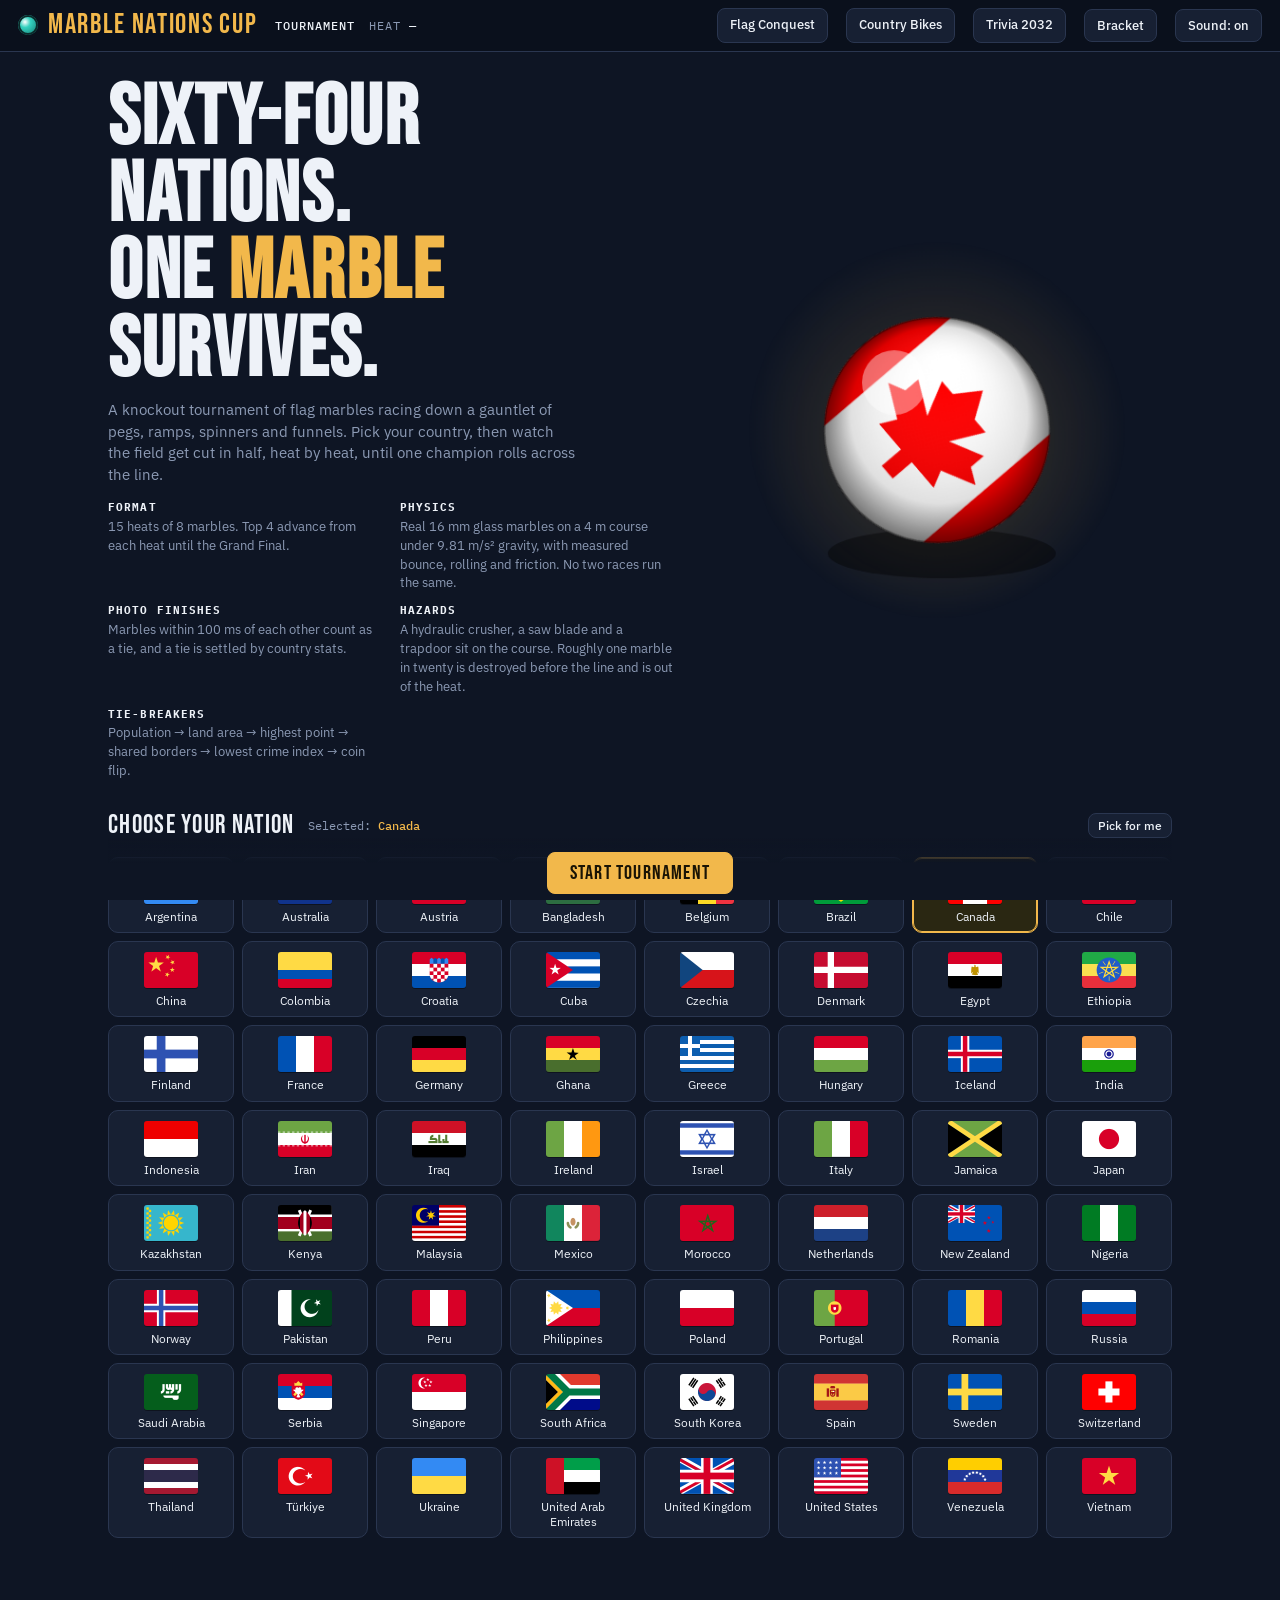
<file: index.html>
<!DOCTYPE html>
<html lang="en">
<head>
<meta charset="utf-8">
<meta name="viewport" content="width=device-width, initial-scale=1">
<meta name="description" content="Marble Nations Cup — 64 flag marbles, one knockout tournament.">
<link rel="icon" href="data:image/svg+xml,<svg xmlns=%22http://www.w3.org/2000/svg%22 viewBox=%220 0 100 100%22><text y=%22.9em%22 font-size=%2290%22>🏁</text></svg>">
<style>body{margin:0;background:#0e1524}</style>
</head>
<body>
<title>Marble Nations Cup</title>
<link rel="preconnect" href="https://fonts.googleapis.com">
<link rel="stylesheet" href="https://fonts.googleapis.com/css2?family=Bebas+Neue&family=IBM+Plex+Sans:wght@400;500;600&family=IBM+Plex+Mono:wght@400;500&display=swap">
<style>
:root{
  --bg:#0e1524; --bg2:#0a101c; --panel:#172033; --panel2:#1e2a40; --line:#2a3650;
  --text:#eef2f8; --muted:#8c9ab4; --gold:#f2b84b; --gold2:#ffd784; --teal:#34d1bf;
  --good:#4fd48a; --out:#f0655b; --tie:#b78cff;
  --display:"Bebas Neue","Oswald","Impact",sans-serif;
  --body:"IBM Plex Sans","Segoe UI",system-ui,sans-serif;
  --mono:"IBM Plex Mono","SFMono-Regular",Consolas,monospace;
}
*{box-sizing:border-box}
html,body{height:100%}
body{margin:0;background:var(--bg);color:var(--text);font-family:var(--body);font-size:14px;line-height:1.45;overflow-x:hidden}
button{font-family:inherit;color:inherit;cursor:pointer}
button:focus-visible,[tabindex]:focus-visible{outline:2px solid var(--gold);outline-offset:2px}
.hidden{display:none!important}

/* top bar */
#bar{display:flex;align-items:center;gap:18px;padding:8px 18px;background:var(--bg2);border-bottom:1px solid var(--line);position:sticky;top:0;z-index:20;flex-wrap:wrap}
#bar .logo{font-family:var(--display);font-size:28px;letter-spacing:.06em;line-height:1;color:var(--gold);display:flex;align-items:center;gap:10px}
#bar .logo i{display:inline-block;width:20px;height:20px;border-radius:50%;background:radial-gradient(circle at 35% 35%,#fff 0,var(--teal) 30%,#0f6e66 100%);box-shadow:0 0 0 2px #0b2a2a inset}
.stage-info{display:flex;gap:14px;align-items:baseline;font-family:var(--mono);font-size:12px;color:var(--muted);text-transform:uppercase;letter-spacing:.08em}
.stage-info b{color:var(--text);font-weight:500}
.spacer{flex:1}
.chip{display:inline-flex;align-items:center;gap:8px;padding:5px 10px;border:1px solid var(--line);border-radius:999px;background:var(--panel);font-size:12px}
.chip canvas{width:24px;height:16px;border-radius:2px}
.btn{background:var(--panel);border:1px solid var(--line);border-radius:8px;padding:7px 12px;font-size:13px;font-weight:500;transition:background .15s,border-color .15s}
.btn:hover{background:var(--panel2);border-color:#3a4a6a}
.btn.primary{background:var(--gold);color:#1a1405;border-color:var(--gold);font-family:var(--display);font-size:20px;letter-spacing:.06em;padding:8px 22px}
.btn.primary:hover{background:var(--gold2);border-color:var(--gold2)}
.btn.primary:disabled{opacity:.4;cursor:not-allowed}
.btn.active{border-color:var(--teal);color:var(--teal)}
.btn.small{padding:4px 9px;font-size:12px}
a.btn{color:var(--text);text-decoration:none;display:inline-block}

/* pick screen */
#pick{max-width:1100px;margin:0 auto;padding:28px 18px 60px}
.hero{display:grid;grid-template-columns:1.2fr 1fr;gap:28px;align-items:center;margin-bottom:26px}
.hero h1{font-family:var(--display);font-size:clamp(48px,7vw,84px);line-height:.92;margin:0 0 10px;letter-spacing:.02em;text-wrap:balance}
.hero h1 span{color:var(--gold)}
.hero p{color:var(--muted);max-width:52ch;margin:0 0 14px;font-size:15px}
.rules{display:grid;grid-template-columns:repeat(2,1fr);gap:10px 18px;font-size:13px;color:var(--muted)}
.rules div b{display:block;color:var(--text);font-family:var(--mono);font-size:11px;letter-spacing:.1em;text-transform:uppercase;margin-bottom:2px}
#preview{width:100%;max-width:380px;aspect-ratio:1;justify-self:center;display:block}
.pick-head{display:flex;align-items:center;gap:14px;margin:10px 0 12px;flex-wrap:wrap}
.pick-head h2{font-family:var(--display);font-size:26px;margin:0;letter-spacing:.05em;font-weight:400}
.pick-head .sel{font-family:var(--mono);font-size:12px;color:var(--muted)}
.pick-head .sel b{color:var(--gold);font-weight:500}
.grid{display:grid;grid-template-columns:repeat(auto-fill,minmax(120px,1fr));gap:8px}
.tile{display:flex;flex-direction:column;align-items:center;gap:6px;padding:10px 6px 8px;background:var(--panel);border:1px solid var(--line);border-radius:10px;transition:transform .12s,border-color .12s,background .12s}
.tile:hover{transform:translateY(-2px);border-color:#3a4a6a;background:var(--panel2)}
.tile.selected{border-color:var(--gold);background:#2a2712;box-shadow:0 0 0 1px var(--gold) inset}
.tile canvas{width:54px;height:36px;border-radius:3px;box-shadow:0 1px 0 rgba(0,0,0,.4)}
.tile span{font-size:12px;text-align:center;line-height:1.2}
.start-row{position:sticky;bottom:0;display:flex;justify-content:center;gap:12px;padding:14px 0 6px;background:linear-gradient(transparent,var(--bg) 40%)}

/* race screen */
#race{display:grid;grid-template-columns:1fr 270px;gap:0;height:calc(100vh - 54px);min-height:520px}
#stage{position:relative;background:var(--bg2);overflow:hidden}
#cv{display:block;width:100%;height:100%}
#overlay{position:absolute;inset:0;display:flex;align-items:center;justify-content:center;pointer-events:none}
#overlay .count{font-family:var(--display);font-size:180px;color:var(--gold);text-shadow:0 0 40px rgba(242,184,75,.4);animation:pop .6s ease-out}
@keyframes pop{from{transform:scale(1.5);opacity:0}to{transform:scale(1);opacity:1}}
#hud{position:absolute;left:12px;top:12px;display:flex;gap:8px;flex-wrap:wrap;pointer-events:auto}
#hud .btn{backdrop-filter:blur(4px);background:rgba(23,32,51,.8)}
#heatTitle{position:absolute;right:12px;top:12px;text-align:right;pointer-events:none}
#heatTitle .r{font-family:var(--mono);font-size:11px;letter-spacing:.14em;text-transform:uppercase;color:var(--muted)}
#heatTitle .h{font-family:var(--display);font-size:34px;line-height:1;color:var(--text)}
#clock{position:absolute;right:12px;bottom:12px;font-family:var(--mono);font-size:22px;color:var(--gold);font-variant-numeric:tabular-nums;pointer-events:none}
#side{background:var(--panel);border-left:1px solid var(--line);display:flex;flex-direction:column;min-height:0}
#side h3{font-family:var(--mono);font-size:11px;letter-spacing:.14em;text-transform:uppercase;color:var(--muted);margin:0;padding:12px 14px 8px;font-weight:500}
#standings{list-style:none;margin:0;padding:0 8px;display:flex;flex-direction:column;gap:4px;flex:1;overflow:auto}
#standings li{display:grid;grid-template-columns:22px 34px 1fr auto;align-items:center;gap:8px;padding:6px 8px;border-radius:8px;background:var(--bg);border:1px solid transparent;transition:background .2s}
#standings li.me{border-color:var(--gold)}
#standings li.done{background:#13251d}
#standings li.dead{opacity:.45}#standings li.dead .t{color:var(--out)}
#standings li .pos{font-family:var(--display);font-size:20px;color:var(--muted);text-align:center;line-height:1}
#standings li canvas{width:34px;height:23px;border-radius:2px}
#standings li .n{font-size:13px;white-space:nowrap;overflow:hidden;text-overflow:ellipsis}
#standings li .n small{display:block;height:3px;background:var(--line);border-radius:2px;margin-top:3px;overflow:hidden}
#standings li .n small i{display:block;height:100%;background:var(--teal);width:0}
#standings li .t{font-family:var(--mono);font-size:12px;color:var(--muted);font-variant-numeric:tabular-nums}
#standings li.done .t{color:var(--good)}
#legend{padding:10px 14px;font-size:11px;color:var(--muted);border-top:1px solid var(--line);font-family:var(--mono);letter-spacing:.04em}

/* results modal */
#results{position:absolute;inset:0;background:rgba(8,12,22,.78);display:flex;align-items:center;justify-content:center;padding:18px;pointer-events:auto;backdrop-filter:blur(3px)}
.card{background:var(--panel);border:1px solid var(--line);border-radius:14px;width:min(560px,100%);max-height:100%;overflow:auto;box-shadow:0 30px 80px rgba(0,0,0,.5)}
.card header{padding:16px 20px 10px;border-bottom:1px solid var(--line)}
.card header .r{font-family:var(--mono);font-size:11px;letter-spacing:.14em;text-transform:uppercase;color:var(--muted)}
.card header h2{font-family:var(--display);font-size:34px;margin:0;line-height:1;letter-spacing:.03em;font-weight:400}
.res{list-style:none;margin:0;padding:8px}
.res li{display:grid;grid-template-columns:26px 40px 1fr auto auto;align-items:center;gap:10px;padding:7px 10px;border-radius:8px}
.res li.adv{background:#13251d}
.res li.out{opacity:.72}
.res li.me{outline:1px solid var(--gold)}
.res li .pos{font-family:var(--display);font-size:22px;color:var(--muted);text-align:center}
.res li canvas{width:40px;height:27px;border-radius:2px}
.res li .n{font-size:14px;font-weight:500}
.res li .n em{display:block;font-style:normal;font-size:11px;color:var(--tie);font-family:var(--mono)}
.res li .t{font-family:var(--mono);font-size:12px;color:var(--muted);font-variant-numeric:tabular-nums}
.tag{font-family:var(--mono);font-size:10px;letter-spacing:.12em;text-transform:uppercase;padding:3px 8px;border-radius:999px}
.tag.adv{background:rgba(79,212,138,.15);color:var(--good)}
.tag.out{background:rgba(240,101,91,.15);color:var(--out)}
.tag.win{background:rgba(242,184,75,.18);color:var(--gold)}
.card footer{display:flex;align-items:center;gap:12px;padding:12px 16px 16px;border-top:1px solid var(--line)}
.card footer .auto{font-family:var(--mono);font-size:11px;color:var(--muted);flex:1}
.tiebox{margin:0 8px 8px;padding:8px 12px;border:1px dashed var(--tie);border-radius:8px;font-size:12px;color:var(--muted)}
.tiebox b{color:var(--tie);font-family:var(--mono);font-size:11px;letter-spacing:.1em;text-transform:uppercase;display:block;margin-bottom:2px}

/* bracket */
#bracket{padding:20px 18px 60px;max-width:1400px;margin:0 auto}
#bracket .top{display:flex;align-items:center;gap:14px;margin-bottom:16px;flex-wrap:wrap}
#bracket h2{font-family:var(--display);font-size:32px;margin:0;letter-spacing:.04em;font-weight:400}
.rounds{display:grid;grid-template-columns:repeat(4,1fr);gap:14px;overflow-x:auto}
.round h4{font-family:var(--mono);font-size:11px;letter-spacing:.14em;text-transform:uppercase;color:var(--muted);margin:0 0 8px;font-weight:500}
.heat{background:var(--panel);border:1px solid var(--line);border-radius:10px;padding:8px;margin-bottom:10px}
.heat.current{border-color:var(--gold)}
.heat.pending{opacity:.55}
.heat .hn{font-family:var(--display);font-size:16px;letter-spacing:.06em;color:var(--muted);margin:0 0 6px 4px}
.heat .row{display:flex;align-items:center;gap:7px;padding:2px 4px;font-size:12px}
.heat .row canvas{width:22px;height:15px;border-radius:2px;flex:none}
.heat .row.adv{color:var(--text)}
.heat .row.out{color:var(--muted);text-decoration:line-through;opacity:.7}
.heat .row.me span{color:var(--gold)}
.heat .row .p{font-family:var(--mono);font-size:10px;color:var(--muted);width:14px}

/* champion */
#champion{min-height:calc(100vh - 54px);display:flex;flex-direction:column;align-items:center;justify-content:center;padding:30px 18px;text-align:center;gap:14px}
#champion .r{font-family:var(--mono);letter-spacing:.2em;text-transform:uppercase;color:var(--muted);font-size:12px}
#champion h1{font-family:var(--display);font-size:clamp(56px,10vw,120px);line-height:.9;margin:0;color:var(--gold)}
#champion canvas.big{width:180px;height:180px;border-radius:50%;box-shadow:0 20px 60px rgba(242,184,75,.25)}
.podium{display:grid;grid-template-columns:repeat(3,1fr);gap:12px;width:min(560px,100%);align-items:end;margin-top:10px}
.podium div{background:var(--panel);border:1px solid var(--line);border-radius:10px;padding:12px 8px;display:flex;flex-direction:column;align-items:center;gap:6px}
.podium div:nth-child(2){order:-1}
.podium div.first{border-color:var(--gold);padding-top:22px}
.podium canvas{width:44px;height:30px;border-radius:2px}
.podium b{font-family:var(--display);font-size:26px;color:var(--muted)}
.podium span{font-size:13px}

@media (max-width:820px){
  #race{grid-template-columns:1fr;height:auto}
  #stage{height:70vh}
  #side{border-left:0;border-top:1px solid var(--line);max-height:260px}
  .hero{grid-template-columns:1fr}
  #preview{max-width:240px}
  .rounds{grid-template-columns:repeat(4,240px)}
  #bar .logo{font-size:22px}
}
@media (prefers-reduced-motion:reduce){*{animation:none!important;transition:none!important}}
</style>

<div id="bar">
  <div class="logo"><i></i>Marble Nations Cup</div>
  <div class="stage-info"><span><b id="biRound">Tournament</b></span><span>Heat <b id="biHeat">—</b></span></div>
  <div class="spacer"></div>
  <div class="chip hidden" id="meChip"><canvas width="48" height="32"></canvas><span></span></div>
  <a class="btn" href="flagconquest/">Flag Conquest</a>
  <a class="btn" href="countrybikes/">Country Bikes</a>
  <a class="btn" href="trivia2032/">Trivia 2032</a>
  <button class="btn" id="btnBracket">Bracket</button>
  <button class="btn" id="btnSound" aria-pressed="true">Sound: on</button>
</div>

<section id="pick">
  <div class="hero">
    <div>
      <h1>Sixty-four nations.<br>One <span>marble</span> survives.</h1>
      <p>A knockout tournament of flag marbles racing down a gauntlet of pegs, ramps, spinners and funnels. Pick your country, then watch the field get cut in half, heat by heat, until one champion rolls across the line.</p>
      <div class="rules">
        <div><b>Format</b>15 heats of 8 marbles. Top 4 advance from each heat until the Grand Final.</div>
        <div><b>Physics</b>Real 16 mm glass marbles on a 4 m course under 9.81 m/s² gravity, with measured bounce, rolling and friction. No two races run the same.</div>
        <div><b>Photo finishes</b>Marbles within 100 ms of each other count as a tie, and a tie is settled by country stats.</div>
        <div><b>Hazards</b>A hydraulic crusher, a saw blade and a trapdoor sit on the course. Roughly one marble in twenty is destroyed before the line and is out of the heat.</div>
        <div><b>Tie-breakers</b>Population → land area → highest point → shared borders → lowest crime index → coin flip.</div>
      </div>
    </div>
    <canvas id="preview" width="400" height="400"></canvas>
  </div>
  <div class="pick-head">
    <h2>Choose your nation</h2>
    <span class="sel">Selected: <b id="selName">none yet</b></span>
    <span class="spacer"></span>
    <button class="btn small" id="btnRandom">Pick for me</button>
  </div>
  <div class="grid" id="grid"></div>
  <div class="start-row">
    <button class="btn primary" id="btnStart" disabled>Start tournament</button>
  </div>
</section>

<section id="race" class="hidden">
  <div id="stage">
    <canvas id="cv"></canvas>
    <div id="hud">
      <button class="btn small" id="btnFollow">Follow: leader</button>
      <button class="btn small" id="btnSpeed">Speed: default</button>
      <button class="btn small" id="btnSkip">Skip to results</button>
    </div>
    <div id="heatTitle"><div class="r" id="htRound"></div><div class="h" id="htHeat"></div></div>
    <div id="clock">0.00</div>
    <div id="overlay"></div>
  </div>
  <aside id="side">
    <h3>Live standings</h3>
    <ol id="standings"></ol>
    <div id="legend">Top 4 advance · bottom 4 out</div>
  </aside>
</section>

<section id="bracket" class="hidden">
  <div class="top">
    <h2>Tournament bracket</h2>
    <span class="spacer"></span>
    <button class="btn" id="btnBackRace">Back to the race</button>
  </div>
  <div class="rounds" id="rounds"></div>
</section>

<section id="champion" class="hidden">
  <div class="r">Marble Nations Cup champion</div>
  <canvas class="big" width="256" height="256" id="champBall"></canvas>
  <h1 id="champName"></h1>
  <div class="r" id="champNote"></div>
  <div class="podium" id="podium"></div>
  <div style="display:flex;gap:12px;margin-top:16px">
    <button class="btn" id="btnChampBracket">See full bracket</button>
    <button class="btn primary" id="btnAgain">New tournament</button>
  </div>
</section>

<script>
'use strict';
/* ================= COUNTRY DATA =================
   pop: millions · area: thousand km² · high: highest point (m)
   borders: land neighbours · crime: crime index (lower is safer) */
const COUNTRIES = [
 ['CA','Canada',40.1,9985,5959,1,45],['US','United States',335,9834,6190,2,49],['MX','Mexico',129,1964,5636,3,54],
 ['BR','Brazil',216,8516,2995,10,66],['AR','Argentina',46,2780,6961,5,63],['CO','Colombia',52,1142,5775,5,60],
 ['CL','Chile',19.6,756,6893,3,54],['PE','Peru',34,1285,6768,5,68],['GB','United Kingdom',67.7,244,1345,1,47],
 ['FR','France',68,552,4809,8,55],['DE','Germany',84,358,2962,9,38],['IT','Italy',59,302,4810,6,47],
 ['ES','Spain',48,506,3715,5,34],['PT','Portugal',10.4,92,2351,1,31],['NL','Netherlands',17.9,42,322,2,27],
 ['BE','Belgium',11.7,31,694,4,45],['CH','Switzerland',8.9,41,4634,5,24],['AT','Austria',9.1,84,3798,8,27],
 ['SE','Sweden',10.5,450,2097,2,48],['NO','Norway',5.5,385,2469,3,33],['DK','Denmark',5.9,43,171,1,26],
 ['FI','Finland',5.6,338,1324,3,26],['IS','Iceland',0.39,103,2110,0,24],['IE','Ireland',5.2,70,1039,1,46],
 ['PL','Poland',37,313,2499,7,29],['CZ','Czechia',10.9,79,1603,4,26],['GR','Greece',10.4,132,2917,4,44],
 ['TR','Türkiye',85,784,5137,8,41],['UA','Ukraine',37,604,2061,7,48],['RU','Russia',144,17098,5642,14,40],
 ['HU','Hungary',9.6,93,1014,7,32],['RO','Romania',19,238,2544,5,30],['HR','Croatia',3.9,57,1831,5,24],
 ['RS','Serbia',6.7,88,2169,8,36],['JP','Japan',124,378,3776,0,22],['KR','South Korea',51.7,100,1947,1,27],
 ['CN','China',1410,9597,8849,14,29],['IN','India',1430,3287,8586,6,44],['PK','Pakistan',240,882,8611,4,44],
 ['BD','Bangladesh',172,148,1064,2,60],['ID','Indonesia',277,1905,4884,3,46],['MY','Malaysia',34,331,4095,3,55],
 ['SG','Singapore',5.9,0.73,164,0,24],['TH','Thailand',71.8,513,2565,4,40],['VN','Vietnam',99,331,3147,3,43],
 ['PH','Philippines',117,300,2954,0,42],['AU','Australia',26.5,7692,2228,0,46],['NZ','New Zealand',5.2,268,3724,0,43],
 ['SA','Saudi Arabia',36,2150,3000,7,26],['AE','United Arab Emirates',9.5,84,1934,2,16],['IL','Israel',9.8,22,1208,4,33],
 ['EG','Egypt',106,1002,2629,4,47],['ZA','South Africa',60,1221,3450,6,76],['NG','Nigeria',224,924,2419,4,65],
 ['KE','Kenya',55,580,5199,5,59],['ET','Ethiopia',126,1104,4550,6,43],['MA','Morocco',37.8,447,4167,3,47],
 ['GH','Ghana',34,239,885,3,46],['IR','Iran',89,1648,5610,7,49],['IQ','Iraq',45,438,3611,6,52],
 ['JM','Jamaica',2.8,11,2256,0,67],['CU','Cuba',11,110,1974,0,44],['VE','Venezuela',28,916,4978,3,83],
 ['KZ','Kazakhstan',20,2725,7010,5,39]
].map(a=>({code:a[0],name:a[1],pop:a[2],area:a[3],high:a[4],borders:a[5],crime:a[6]}));

const TIEBREAKERS = [
 {key:'pop',label:'population',dir:1,fmt:v=>v>=1?v.toFixed(v<10?1:0)+'M':(v*1000).toFixed(0)+'K'},
 {key:'area',label:'land area',dir:1,fmt:v=>v>=1?Math.round(v*1000).toLocaleString()+' km²':Math.round(v*1000)+' km²'},
 {key:'high',label:'highest point',dir:1,fmt:v=>v.toLocaleString()+' m'},
 {key:'borders',label:'shared borders',dir:1,fmt:v=>v+(v===1?' neighbour':' neighbours')},
 {key:'crime',label:'lowest crime index',dir:-1,fmt:v=>'index '+v},
];

/* ================= FLAG ART =================
   Real flag artwork (country-flag-icons, MIT) inlined as SVG and rasterised once per size. */
const FLAG_SVG={"AE":"<svg width=\"900\" height=\"600\" xmlns=\"http://www.w3.org/2000/svg\" viewBox=\"0 0 513 342\"><path fill=\"#FFF\" d=\"M0 0h513v342H0z\"/><path fill=\"#009e49\" d=\"M0 0h513v114H0z\"/><path d=\"M0 228h513v114H0z\"/><path fill=\"#ce1126\" d=\"M0 0h171v342H0z\"/></svg>","AR":"<svg width=\"900\" height=\"600\" xmlns=\"http://www.w3.org/2000/svg\" viewBox=\"0 0 513 342\"><path fill=\"#FFF\" d=\"M0 0h512v342H0z\"/><path fill=\"#338AF3\" d=\"M0 0h512v114H0zM0 228h512v114H0z\"/><circle fill=\"#FFDA44\" stroke=\"#d6ab00\" stroke-width=\"5\" cx=\"256.5\" cy=\"171\" r=\"40\"/></svg>","AT":"<svg width=\"900\" height=\"600\" xmlns=\"http://www.w3.org/2000/svg\" viewBox=\"0 0 513 342\"><path fill=\"#FFF\" d=\"M0 114h513v114H0z\"/><path fill=\"#D80027\" d=\"M0 0h513v114H0zM0 228h513v114H0z\"/></svg>","AU":"<svg width=\"900\" height=\"600\" xmlns=\"http://www.w3.org/2000/svg\" viewBox=\"0 0 513 342\"><path fill=\"#10338c\" d=\"M0 0h513v342H0z\"/><g fill=\"#FFF\"><path d=\"M222.2 170.7c.3-.3.5-.6.8-.9-.2.3-.5.6-.8.9zM188 212.6l11 22.9 24.7-5.7-11 22.8 19.9 15.8-24.8 5.6.1 25.4-19.9-15.9-19.8 15.9.1-25.4-24.8-5.6 19.9-15.8-11.1-22.8 24.8 5.7zM385.9 241.1l5.2 10.9 11.8-2.7-5.3 10.9 9.5 7.5-11.8 2.6v12.2l-9.4-7.6-9.5 7.6.1-12.2-11.8-2.6 9.5-7.5-5.3-10.9 11.8 2.7zM337.3 125.1l5.2 10.9 11.8-2.7-5.3 10.9 9.5 7.5-11.8 2.7v12.1l-9.4-7.6-9.5 7.6.1-12.1-11.9-2.7 9.5-7.5-5.3-10.9L332 136zM385.9 58.9l5.2 10.9 11.8-2.7-5.3 10.9 9.5 7.5-11.8 2.7v12.1l-9.4-7.6-9.5 7.6.1-12.1-11.8-2.7 9.5-7.5-5.3-10.9 11.8 2.7zM428.4 108.6l5.2 10.9 11.8-2.7-5.3 10.9 9.5 7.5-11.8 2.6V150l-9.4-7.6-9.5 7.6v-12.2l-11.8-2.6 9.5-7.5-5.3-10.9 11.8 2.7zM398 166.5l4.1 12.7h13.3l-10.8 7.8 4.2 12.7-10.8-7.9-10.8 7.9 4.1-12.7-10.7-7.8h13.3z\"/><path d=\"M254.8 0v30.6l-45.1 25.1h45.1V115h-59.1l59.1 32.8v22.9h-26.7l-73.5-40.9v40.9H99v-48.6l-87.4 48.6H-1.2v-30.6L44 115H-1.2V55.7h59.1L-1.2 22.8V0h26.7L99 40.8V0h55.6v48.6L242.1 0z\"/></g><path fill=\"#D80027\" d=\"M142.8 0h-32v69.3h-112v32h112v69.4h32v-69.4h112v-32h-112z\"/><path fill=\"#0052B4\" d=\"m154.6 115 100.2 55.7v-15.8L183 115z\"/><path fill=\"#FFF\" d=\"m154.6 115 100.2 55.7v-15.8L183 115z\"/><g fill=\"#D80027\"><path d=\"m154.6 115 100.2 55.7v-15.8L183 115zM70.7 115l-71.9 39.9v15.8L99 115z\"/></g><path fill=\"#0052B4\" d=\"M99 55.7-1.2 0v15.7l71.9 40z\"/><path fill=\"#FFF\" d=\"M99 55.7-1.2 0v15.7l71.9 40z\"/><g fill=\"#D80027\"><path d=\"M99 55.7-1.2 0v15.7l71.9 40zM183 55.7l71.8-40V0L154.6 55.7z\"/></g></svg>","BD":"<svg width=\"900\" height=\"600\" xmlns=\"http://www.w3.org/2000/svg\" viewBox=\"0 85.333 513 342\"><path fill=\"#2d6e41\" d=\"M0 85.331h513v342H0z\"/><circle fill=\"#F40B32\" cx=\"218.902\" cy=\"256.5\" r=\"115\"/></svg>","BE":"<svg width=\"900\" height=\"600\" xmlns=\"http://www.w3.org/2000/svg\" viewBox=\"0 0 513 342\"><path fill=\"#fdda25\" d=\"M0 0h513v342H0z\"/><path d=\"M0 0h171v342H0z\"/><path fill=\"#ef3340\" d=\"M342 0h171v342H342z\"/></svg>","BR":"<svg width=\"900\" height=\"600\" xmlns=\"http://www.w3.org/2000/svg\" viewBox=\"0 0 513 342\"><path fill=\"#009b3a\" d=\"M0 0h513v342H0z\"/><path fill=\"#fedf00\" d=\"m256.5 19.3 204.9 151.4L256.5 322 50.6 170.7z\"/><circle fill=\"#FFF\" cx=\"256.5\" cy=\"171\" r=\"80.4\"/><path fill=\"#002776\" d=\"M215.9 165.7c-13.9 0-27.4 2.1-40.1 6 .6 43.9 36.3 79.3 80.3 79.3 27.2 0 51.3-13.6 65.8-34.3-24.9-31-63.2-51-106-51zM334.9 186c.9-5 1.5-10.1 1.5-15.4 0-44.4-36-80.4-80.4-80.4-33.1 0-61.5 20.1-73.9 48.6 10.9-2.2 22.1-3.4 33.6-3.4 46.8.1 89 19.5 119.2 50.6z\"/></svg>","CA":"<svg width=\"900\" height=\"600\" xmlns=\"http://www.w3.org/2000/svg\" viewBox=\"0 0 513 342\"><path fill=\"#FFF\" d=\"M0 0h513v342H0z\"/><g fill=\"red\"><path d=\"M0 0h142v342H0zM371 0h142v342H371zM306.5 206l50.4-25.2-25.2-12.6V143l-50.4 25.2 25.2-50.4h-25.2L256.1 80l-25.2 37.8h-25.2l25.2 50.4-50.4-25.2v25.2l-25.2 12.6 50.4 25.2-12.6 25.2h50.4V269h25.2v-37.8h50.4z\"/></g></svg>","CH":"<svg width=\"900\" height=\"600\" xmlns=\"http://www.w3.org/2000/svg\" viewBox=\"0 85.333 513 342\"><path fill=\"red\" d=\"M0 85.337h513v342H0z\"/><path fill=\"#FFF\" d=\"M356.174 222.609h-66.783v-66.783h-66.782v66.783h-66.783v66.782h66.783v66.783h66.782v-66.783h66.783z\"/></svg>","CL":"<svg width=\"900\" height=\"600\" xmlns=\"http://www.w3.org/2000/svg\" viewBox=\"0 0 513 342\"><path fill=\"#D80027\" d=\"M0 0h513v342H0z\"/><path fill=\"#FFF\" d=\"M196 0h317v171H196z\"/><path fill=\"#0037A1\" d=\"M0 0h196v171H0z\"/><path fill=\"#FFF\" d=\"M98 24.5 113.1 71H162l-39.6 28.7 15.2 46.5L98 117.5l-39.6 28.7 15.2-46.5L34 71h48.9z\"/></svg>","CN":"<svg width=\"900\" height=\"600\" xmlns=\"http://www.w3.org/2000/svg\" viewBox=\"0 0 513 342\"><path fill=\"#D80027\" d=\"M0 0h513v342H0z\"/><g fill=\"#FFDA44\"><path d=\"m226.8 239.2-9.7-15.6-17.9 4.4 11.9-14.1-9.7-15.6 17.1 6.9 11.8-14.1-1.3 18.4 17.1 6.9-17.9 4.4zM290.6 82l-10.1 15.4 11.6 14.3-17.7-4.8-10.1 15.5-1-18.4-17.7-4.8 17.2-6.6-1-18.4 11.6 14.3zM236.2 25.4l-2 18.3 16.8 7.6-18 3.8-2 18.3-9.2-16-17.9 3.8 12.3-13.7-9.2-15.9 16.8 7.5zM292.8 161.8l-14.9 10.9 5.8 17.5-14.9-10.8-14.9 11 5.6-17.6-14.9-10.7 18.4-.1 5.6-17.6 5.8 17.5zM115 46.3l17.3 53.5h56.2l-45.4 32.9 17.3 53.5-45.4-33-45.5 33 17.4-53.5-45.5-32.9h56.3z\"/></g></svg>","CO":"<svg width=\"900\" height=\"600\" xmlns=\"http://www.w3.org/2000/svg\" viewBox=\"0 0 513 342\"><path fill=\"#FFDA44\" d=\"M0 0h513v342H0z\"/><path fill=\"#D80027\" d=\"M0 256.5h513V342H0z\"/><path fill=\"#0052B4\" d=\"M0 171h513v85.5H0z\"/></svg>","CU":"<svg width=\"900\" height=\"600\" xmlns=\"http://www.w3.org/2000/svg\" viewBox=\"0 0 513 342\"><path fill=\"#FF9811\" d=\"M0-40.8v422.9-211.4z\"/><path fill=\"#FFF\" d=\"M0 0h513v342H0z\"/><g fill=\"#0052B4\"><path d=\"M0 0h513v68.3H0zM0 136.5h513v68.3H0zM0 273.1h513v68.3H0z\"/></g><path fill=\"#D80027\" d=\"M256 170.7 0 342V0z\"/><path fill=\"#FFF\" d=\"m86.5 111.4 12.7 39.2h41.3l-33.4 24.2 12.8 39.3-33.4-24.2-33.4 24.2 12.8-39.3-33.4-24.2h41.2z\"/></svg>","CZ":"<svg width=\"900\" height=\"600\" xmlns=\"http://www.w3.org/2000/svg\" viewBox=\"0 0 513 342\"><path fill=\"#11457e\" d=\"M0 0h513v342H0z\"/><path fill=\"#d7141a\" d=\"M513 171v171H0l215-171z\"/><path fill=\"#FFF\" d=\"M513 0v171H215.185L0 0z\"/></svg>","DE":"<svg width=\"900\" height=\"600\" xmlns=\"http://www.w3.org/2000/svg\" viewBox=\"0 0 513 342\"><path fill=\"#D80027\" d=\"M0 0h513v342H0z\"/><path d=\"M0 0h513v114H0z\"/><path fill=\"#FFDA44\" d=\"M0 228h513v114H0z\"/></svg>","DK":"<svg width=\"900\" height=\"600\" xmlns=\"http://www.w3.org/2000/svg\" viewBox=\"0 0 513 342\"><path fill=\"#c60c30\" d=\"M0 0h513v342H0z\"/><path fill=\"#FFF\" d=\"M190 0h-60v140H0v60h130v142h60V200h323v-60H190z\"/></svg>","EG":"<svg width=\"900\" height=\"600\" xmlns=\"http://www.w3.org/2000/svg\" viewBox=\"0 0 513 342\"><path fill=\"#FFF\" d=\"M0 0h513v342H0z\"/><path fill=\"#D80027\" d=\"M0 0h513v114H0z\"/><path d=\"M0 228h513v114H0z\"/><path fill=\"#C09300\" d=\"M220.3 204.4s0-58.4 4.5-64.7c3.1-4.3 16.8 5.2 22.7 4.5 0 0 4.2-7.5 4.5-12 .3-4.6-1.1-7.6-4.9-6.2 0 0-1.2-2.1.5-3.3 1.6-1.2 5.6.1 5.6.1s-.5-1 1.6-.9c2.9.2 7.2 1.4 7.4 5.6.2 3.1.3 7.7.4 8.7.7 6.8 2.7 8.7 2.7 8.7s18.4-9.2 22-5.2c3.3 3.8 4.5 64.7 4.5 64.7l-18.1-16.8 12.1 29.5s-14.4 2.4-28.9 2.4c-14.5 0-31.1-4.2-31.1-4.2l13.8-28.2-19.3 17.3z\"/></svg>","ES":"<svg width=\"900\" height=\"600\" xmlns=\"http://www.w3.org/2000/svg\" viewBox=\"0 0 22.5 15\"><path fill=\"#FFF\" d=\"M0 0h22.5v15H0V0z\"/><path fill=\"#D03433\" d=\"M0 0h22.5v4H0V0zm0 11h22.5v4H0v-4z\"/><path fill=\"#FBCA46\" d=\"M0 4h22.5v7H0V4z\"/><path fill=\"#FFF\" d=\"M7.8 7h1v.5h-1V7z\"/><path fill=\"#A41517\" d=\"M7.2 8.5c0 .3.3.5.6.5s.6-.2.6-.5L8.5 7H7.1l.1 1.5zM6.6 7c0-.3.2-.5.4-.5h1.5c.3 0 .5.2.5.4V7l-.1 1.5c-.1.6-.5 1-1.1 1-.6 0-1-.4-1.1-1L6.6 7z\"/><path fill=\"#A41517\" d=\"M6.8 7.5h2V8h-.5l-.5 1-.5-1h-.5v-.5zM5.3 6h1v3.5h-1V6zm4 0h1v3.5h-1V6zm-2.5-.5c0-.3.2-.5.5-.5h1c.3 0 .5.2.5.5v.2c0 .2-.1.3-.3.3H7c-.1 0-.2-.1-.2-.2v-.3z\"/></svg>","ET":"<svg width=\"900\" height=\"600\" xmlns=\"http://www.w3.org/2000/svg\" viewBox=\"0 0 22.5 15\"><path fill=\"#20AA46\" d=\"M0 0h22.5v5H0V0z\"/><path fill=\"#E92F3B\" d=\"M0 10h22.5v5H0v-5z\"/><path fill=\"#FADF50\" d=\"M0 5h22.5v5H0V5z\"/><circle fill=\"#205CCA\" cx=\"11.3\" cy=\"7.5\" r=\"5.2\"/><g stroke=\"#FFDB3D\" fill=\"none\"><g stroke-width=\".5\"><path d=\"m11.3 8.8-2.1 1.5.8-2.4-2-1.5h2.5l.8-2.3.8 2.3h2.6l-2.1 1.5.8 2.4-2.1-1.5zM10.3 6.4h1.9M9.9 7.8l1.3 1M12 6.2l.7 1.8M10 7.9l.6-1.8M11 9l1.6-1.1\"/></g><g stroke-width=\".25\"><path d=\"m8.7 3.9 1.1 1.6M13.8 3.8l-1 1.6M11.3 10.1V12M8.9 8.3 7.1 9M15.5 9l-1.8-.7\"/></g></g></svg>","FI":"<svg width=\"900\" height=\"600\" xmlns=\"http://www.w3.org/2000/svg\" viewBox=\"0 0 513 342\"><path fill=\"#FFF\" d=\"M0 0h513v342H0z\"/><path fill=\"#2E52B2\" d=\"M513 129.3V212H203.7v130H121V212H0v-82.7h121V0h82.7v129.3z\"/></svg>","FR":"<svg width=\"900\" height=\"600\" xmlns=\"http://www.w3.org/2000/svg\" viewBox=\"0 0 513 342\"><path fill=\"#FFF\" d=\"M0 0h513v342H0z\"/><path fill=\"#0052B4\" d=\"M0 0h171v342H0z\"/><path fill=\"#D80027\" d=\"M342 0h171v342H342z\"/></svg>","GB":"<svg width=\"900\" height=\"600\" xmlns=\"http://www.w3.org/2000/svg\" viewBox=\"0 0 513 342\"><g fill=\"#FFF\"><path d=\"M0 0h513v341.3H0V0z\"/><path d=\"M311.7 230 513 341.3v-31.5L369.3 230h-57.6zM200.3 111.3 0 0v31.5l143.7 79.8h56.6z\"/></g><g fill=\"#0052B4\"><path d=\"M393.8 230 513 295.7V230H393.8zm-82.1 0L513 341.3v-31.5L369.3 230h-57.6zm146.9 111.3-147-81.7v81.7h147zM90.3 230 0 280.2V230h90.3zm110 14.2v97.2H25.5l174.8-97.2zM118.2 111.3 0 45.6v65.7h118.2zm82.1 0L0 0v31.5l143.7 79.8h56.6zM53.4 0l147 81.7V0h-147zM421.7 111.3 513 61.1v50.2h-91.3zm-110-14.2V0h174.9L311.7 97.1z\"/></g><g fill=\"#D80027\"><path d=\"M288 0h-64v138.7H0v64h224v138.7h64V202.7h224v-64H288V0z\"/><path d=\"M311.7 230 513 341.3v-31.5L369.3 230h-57.6zM143.7 230 0 309.9v31.5L200.3 230h-56.6zM200.3 111.3 0 0v31.5l143.7 79.8h56.6zM368.3 111.3 513 31.5V0L311.7 111.3h56.6z\"/></g></svg>","GH":"<svg width=\"900\" height=\"600\" xmlns=\"http://www.w3.org/2000/svg\" viewBox=\"0 0 513 342\"><path fill=\"#FFDA44\" d=\"M0 0h513v342H0z\"/><path fill=\"#D80027\" d=\"M0 0h513v114H0z\"/><path fill=\"#496E2D\" d=\"M0 228h513v114H0z\"/><path d=\"m255.9 113.8 14.1 43.4 40.4 3.2-37 26.9 19.5 40.3-37-26.9-37 26.9 14.1-43.5-36.9-26.9h45.7z\"/></svg>","GR":"<svg width=\"900\" height=\"600\" xmlns=\"http://www.w3.org/2000/svg\" viewBox=\"0 0 513 342\"><path fill=\"#FFF\" d=\"M0 0h513v342H0z\"/><g fill=\"#0d5eaf\"><path d=\"M0 0h513v38H0zM0 76h513v38H0zM0 152h513v38H0zM0 228h513v38H0zM0 304h513v38H0z\"/><path d=\"M0 0h190v190H0z\"/></g><g fill=\"#FFF\"><path d=\"M0 76h190v38H0z\"/><path d=\"M76 0h38v190H76z\"/></g></svg>","HR":"<svg width=\"900\" height=\"600\" xmlns=\"http://www.w3.org/2000/svg\" viewBox=\"0 0 513 342\"><path fill=\"#FFF\" d=\"M0 0h513v342H0z\"/><path fill=\"#D80027\" d=\"M0 0h513v114H0z\"/><path fill=\"#0052B4\" d=\"M0 228h513v114H0z\"/><g fill=\"#338AF3\"><path d=\"M309.3 113.2v-44l17.5-14.4 17.7 14.4v44zM203.7 113.2v-44l-17.3-14.4-17.9 14.4v44zM238.9 113.2v-44l17.6-14.4 17.6 14.4v44z\"/></g><g fill=\"#0052B4\"><path d=\"M309.3 113.2h-35.2v-44l17.5-14.4 17.7 14.4zM238.9 113.2h-35.2v-44l17.5-14.4 17.7 14.4z\"/></g><path stroke=\"#D80027\" fill=\"#FFF\" d=\"M168.5 113.2v101.9c0 24.3 14.4 46.2 35.4 59.4 21.3 13.4 42.1 14.7 52.6 14.7s31.4-1.7 52.6-14.8c21-13 35.4-35.1 35.4-59.3V113.2h-176z\"/><g fill=\"#D80027\"><path d=\"M168.5 113.2h35.2v35.2h-35.2zM238.9 113.2h35.2v35.2h-35.2zM309.3 113.2h35.2v35.2h-35.2zM203.7 148.4h35.2v35.2h-35.2zM274.1 148.4h35.2v35.2h-35.2zM168.5 183.6h35.2v35.2h-35.2zM203.7 218.8h35.2V254h-35.2zM238.9 183.6h35.2v35.2h-35.2zM309.3 183.6h35.2v35.2h-35.2zM274.1 218.8h35.2V254h-35.2zM309.3 274.3c8.6-5.4 16.2-12.3 22-20.3h-22v20.3zM181.7 254c5.8 8 13.3 14.9 22 20.4V254h-22zM238.9 254v33.7c7.2 1.2 13.3 1.5 17.6 1.5 4.3 0 10.4-.3 17.6-1.6V254h-35.2z\"/></g></svg>","HU":"<svg width=\"900\" height=\"600\" xmlns=\"http://www.w3.org/2000/svg\" viewBox=\"0 0 513 342\"><path fill=\"#FFF\" d=\"M0 0h513v342H0z\"/><path fill=\"#D80027\" d=\"M0 0h513v114H0z\"/><path fill=\"#6DA544\" d=\"M0 228h513v114H0z\"/></svg>","ID":"<svg width=\"900\" height=\"600\" xmlns=\"http://www.w3.org/2000/svg\" viewBox=\"0 0 513 342\"><path fill=\"#FFF\" d=\"M0 0h513v342H0z\"/><path fill=\"#E00\" d=\"M0 0h513v171H0z\"/></svg>","IE":"<svg width=\"900\" height=\"600\" xmlns=\"http://www.w3.org/2000/svg\" viewBox=\"0 0 513 342\"><path fill=\"#FFF\" d=\"M0 0h513v342H0z\"/><path fill=\"#6DA544\" d=\"M0 0h171v342H0z\"/><path fill=\"#FF9811\" d=\"M342 0h171v342H342z\"/></svg>","IL":"<svg width=\"900\" height=\"600\" xmlns=\"http://www.w3.org/2000/svg\" viewBox=\"0 0 513 342\"><path fill=\"#FFF\" d=\"M0 0h513v342H0z\"/><g fill=\"#2E52B2\"><path d=\"M340.6 122.4h-56.1l-28-48.6-28 48.6h-56.1l28 48.6-28 48.6h56.1l28 48.6 28-48.6h56.1l-28-48.6 28-48.6zM293.2 171 276 204.2h-38.9L219.8 171l17.2-33.2h38.9l17.3 33.2zm-36.7-71.8 11.9 23.3h-23.9l12-23.3zm-58.3 38.6h23.9l-10.8 21-13.1-21zm0 66.4 13-22.1 11.9 22.1h-24.9zm58.3 37.5-11.9-22.1h23.9l-12 22.1zm59.4-37.5h-25l11.9-22.1 13.1 22.1zm-26.1-66.4h26.1l-13 22.1-13.1-22.1zM0 21.3h512V64H0zM0 277.3h512V320H0z\"/></g></svg>","IN":"<svg width=\"900\" height=\"600\" xmlns=\"http://www.w3.org/2000/svg\" viewBox=\"0 0 513 342\"><path fill=\"#181A93\" d=\"M17.3 0h478.4v342H17.3V0z\"/><path fill=\"#FFA44A\" d=\"M0 0h513v114H0V0z\"/><path fill=\"#1A9F0B\" d=\"M0 228h513v114H0V228z\"/><path fill=\"#FFF\" d=\"M0 114h513v114H0V114z\"/><circle fill=\"#FFF\" cx=\"256.5\" cy=\"171\" r=\"34.2\"/><path fill=\"#181A93\" d=\"M256.5 216.6c-25.1 0-45.6-20.5-45.6-45.6s20.5-45.6 45.6-45.6 45.6 20.5 45.6 45.6-20.5 45.6-45.6 45.6zm0-11.4c18.2 0 34.2-16 34.2-34.2s-15.9-34.2-34.2-34.2-34.2 16-34.2 34.2 16 34.2 34.2 34.2z\"/><circle fill=\"#181A93\" cx=\"256.5\" cy=\"171\" r=\"22.8\"/></svg>","IQ":"<svg width=\"900\" height=\"600\" xmlns=\"http://www.w3.org/2000/svg\" viewBox=\"0 0 513 342\"><path fill=\"#FFF\" d=\"M0 0h513v342H0z\"/><path fill=\"#CE1126\" d=\"M0 0h513v114H0z\"/><path d=\"M0 228h513v114H0z\"/><g fill=\"#547C31\"><path d=\"M219.2 160.7h-29.3c1.5-5.7 6.6-9.9 12.8-9.9v-19.9c-18.3 0-33.1 14.9-33.1 33.1v16.5h49.6c1.8 0 3.3 1.5 3.3 3.3v6.6h-66.2v19.9h86.1v-26.5c0-12.7-10.4-23.1-23.2-23.1zM268.8 190.5v-59.6H249v79.5h33.1v-19.9zM335 190.5v-59.6h-19.8v59.6h-6.6v-19.8h-19.9v39.7h59.6v-19.9z\"/></g></svg>","IR":"<svg width=\"900\" height=\"600\" xmlns=\"http://www.w3.org/2000/svg\" viewBox=\"0 0 513 342\"><path fill=\"#FFF\" d=\"M0 0h512v342H0z\"/><path fill=\"#6DA544\" d=\"M0 0h513v114H0z\"/><g fill=\"#D80027\"><path d=\"M0 227.9h513v114H0zM278.8 134.8c.1 2 8.7 26.2 4.4 39.4-6.6 20.3-15.8 21.8-19.8 24.5V134l-6.9-4.2-6.9 4.2v64.7c-4-2.7-12.4-2.4-19.8-24.5-4.3-12.7 5.7-37.3 5.8-39.2 0 0-9.5 8.1-15.8 24-5.9 14.8 1.9 49.6 29.5 54.8 2.3.4 4.7 5.6 7.2 5.6 2.1 0 4.1-5.2 6-5.5 28.4-4.6 35-41.7 29.9-55.6-5.4-14.6-13.6-23.5-13.6-23.5z\"/></g><g fill=\"#FFF\" opacity=\".5\"><path d=\"M44.6 98.9h22.3v24.4H44.6zM0 98.9h22.3v24.4H0zM89.2 98.9h22.3v24.4H89.2zM133.8 98.9h22.3v24.4h-22.3zM178.4 98.9h22.3v24.4h-22.3zM223 98.9h22.3v24.4H223zM267.7 98.9H290v24.4h-22.3zM312.3 98.9h22.3v24.4h-22.3zM356.9 98.9h22.3v24.4h-22.3zM401.5 98.9h22.3v24.4h-22.3zM446.1 98.9h22.3v24.4h-22.3zM490.7 98.9H513v24.4h-22.3zM44.6 216.9h22.3v25.5H44.6zM0 216.9h22.3v25.5H0zM89.2 216.9h22.3v25.5H89.2zM133.8 216.9h22.3v25.5h-22.3zM178.4 216.9h22.3v25.5h-22.3zM223 216.9h22.3v25.5H223zM267.7 216.9H290v25.5h-22.3zM312.3 216.9h22.3v25.5h-22.3zM356.9 216.9h22.3v25.5h-22.3zM401.5 216.9h22.3v25.5h-22.3zM446.1 216.9h22.3v25.5h-22.3zM490.7 216.9H513v25.5h-22.3z\"/></g></svg>","IS":"<svg width=\"900\" height=\"600\" xmlns=\"http://www.w3.org/2000/svg\" viewBox=\"0 0 513 342\"><path fill=\"#0052B4\" d=\"M0 0h513v342H0z\"/><path fill=\"#FFF\" d=\"M513 210.6H202.2v130.7H122.4V210.6H0V130.8h122.4V0H202.2v130.8H513v18.5l-1 42.7z\"/><path fill=\"#D80027\" d=\"M513 149.3V192H183.7v149.3H141V192H0v-42.7h141V0h42.7v149.3z\"/></svg>","IT":"<svg width=\"900\" height=\"600\" xmlns=\"http://www.w3.org/2000/svg\" viewBox=\"0 0 513 342\"><path fill=\"#FFF\" d=\"M342 0H0v341.3h512V0z\"/><path fill=\"#6DA544\" d=\"M0 0h171v342H0z\"/><path fill=\"#D80027\" d=\"M342 0h171v342H342z\"/></svg>","JM":"<svg width=\"900\" height=\"600\" xmlns=\"http://www.w3.org/2000/svg\" viewBox=\"0 0 513 342\"><path fill=\"#6DA544\" d=\"M0 0h513v342H0z\"/><path d=\"M215.9 171 0 314.6V26.8zM513 26.8v287.8L296.1 171z\"/><path fill=\"#0052B4\" d=\"M513 26.8 296.1 171 513 314.6V342h-41.1L256 197.4 40.1 342H0v-27.4L215.9 171 0 26.8V0h40.1L256 143.9 471.9 0H513z\"/><path fill=\"#FFDA44\" d=\"M513 26.8 296.1 171 513 314.6V342h-41.1L256 197.4 40.1 342H0v-27.4L215.9 171 0 26.8V0h40.1L256 143.9 471.9 0H513z\"/></svg>","JP":"<svg width=\"900\" height=\"600\" xmlns=\"http://www.w3.org/2000/svg\" viewBox=\"0 0 513 342\"><path fill=\"#FFF\" d=\"M0 0h513v342H0z\"/><circle fill=\"#D80027\" cx=\"256.5\" cy=\"171\" r=\"96\"/></svg>","KE":"<svg width=\"900\" height=\"600\" xmlns=\"http://www.w3.org/2000/svg\" viewBox=\"0 0 513 342\"><path fill=\"#FFF\" d=\"M0 0h513v342H0z\"/><path d=\"M0 0h512v90.579H0z\"/><path fill=\"#496E2D\" d=\"M0 251h513v91H0z\"/><path fill=\"#A2001D\" d=\"M0 114h513v114H0z\"/><g fill=\"#FFF\"><path d=\"m323.3 54.5-25.6-11.8L256 137l-41.7-94.3-25.6 11.8 51.8 116.2-51.8 116.2 25.6 11.8 41.7-94.4 41.7 94.4 25.6-11.8-51.8-116.2z\"/><path d=\"M273.4 65.6c-9.9-10.8-17.4-17-17.4-17s-7.5 6.2-17.4 17v210.1c9.9 10.8 17.4 17 17.4 17s7.5-6.2 17.4-17V65.6z\"/></g><g fill=\"#A2001D\"><path d=\"M209 105.9v129.5c10.5 18.5 23.3 33.7 32.9 43.8V62.1c-9.6 10.1-22.4 25.3-32.9 43.8zM303 105.9c-10.5-18.5-23.3-33.7-32.9-43.8v217.2c9.6-10.1 22.4-25.3 32.9-43.8V105.9z\"/></g><path d=\"M303 105.9v129.5c10.6-18.8 18.8-41 18.8-64.8s-8.2-45.9-18.8-64.7zM209 105.9v129.5c-10.6-18.8-18.8-41-18.8-64.8s8.2-45.9 18.8-64.7z\"/></svg>","KR":"<svg width=\"900\" height=\"600\" xmlns=\"http://www.w3.org/2000/svg\" viewBox=\"0 0 900 600\"><path fill=\"#FFF\" d=\"M0 0h900v600H0z\"/><g transform=\"rotate(-56.31)\"><g stroke=\"#000\" stroke-width=\"25\"><path d=\"M-75 228.3H75m-150 37.5H75m-150 37.5H75M-75 778.3H75m-150 37.5H75m-150 37.5H75\"/></g><path stroke=\"#FFF\" stroke-width=\"12.5\" d=\"M0 753.3v125\"/><circle fill=\"#ca163a\" cy=\"540.8\" r=\"150\"/><path fill=\"#0e4896\" d=\"M0 390.8c-41.4 0-75 33.6-75 75s33.6 75 75 75 75 33.6 75 75-33.6 75-75 75c-82.8 0-150-67.2-150-150s67.2-150 150-150z\"/></g><g stroke=\"#000\" stroke-width=\"25\"><path d=\"m231.56 535.73-83.205-124.808M262.76 514.928l-83.205-124.807m114.407 104.006-83.205-124.808M689.187 230.644l-83.205-124.807M720.39 209.843 637.184 85.036m114.407 104.006L668.386 64.234\"/></g><path stroke=\"#FFF\" stroke-width=\"12.5\" d=\"m205.6 462.897 31.202-20.8m389.981-259.989 36.444-24.296m31.202-20.801 31.202-20.801\"/></svg>","KZ":"<svg width=\"900\" height=\"600\" xmlns=\"http://www.w3.org/2000/svg\" viewBox=\"0 0 513 342\"><path fill=\"#36B6CC\" d=\"M0 0h513v342H0V0z\"/><circle fill=\"#FFD400\" cx=\"256.5\" cy=\"170.9\" r=\"68.4\"/><path fill=\"#FFD400\" d=\"m256.5 251.5-27.9 41.7-7.1-49.7-43.2 25.5 15.2-47.8-50 4.2 34.4-36.5-46.9-18 46.8-18-34.4-36.5 50 4.2-15.2-47.8 43.2 25.4 7.1-49.7 27.9 41.7 27.9-41.7 7.1 49.7 43.2-25.4-15.2 47.8 50-4.2-34.3 36.6 46.8 17.9-46.8 18 34.4 36.5-50-4.2 15.2 47.8-43.2-25.4-7.1 49.7c0-.1-27.9-41.8-27.9-41.8zm0-.8c44.1 0 79.9-35.8 79.9-79.9S300.6 91 256.5 91s-79.9 35.8-79.9 79.9 35.8 79.8 79.9 79.8zM22.8 28.3c0-3.2 2.4-5.7 5.7-5.7h11.3c3.2 0 5.7 2.4 5.7 5.7v11.3c.1 3.1-2.4 5.7-5.6 5.7H28.5c-3.1 0-5.7-2.5-5.7-5.6V28.3zm0 45.7c0-3.2 2.4-5.7 5.7-5.7h11.3c3.2 0 5.7 2.4 5.7 5.7v11.3c.1 3.1-2.4 5.7-5.6 5.7H28.5c-3.1 0-5.7-2.5-5.7-5.6V74zm0 45.6c0-3.2 2.4-5.7 5.7-5.7h11.3c3.2 0 5.7 2.4 5.7 5.7v11.3c.1 3.1-2.4 5.7-5.6 5.7H28.5c-3.1 0-5.7-2.5-5.7-5.6v-11.4zm0 45.6c0-3.2 2.4-5.7 5.7-5.7h11.3c3.2 0 5.7 2.4 5.7 5.7v11.3c.1 3.1-2.4 5.7-5.6 5.7H28.5c-3.1 0-5.7-2.5-5.7-5.6v-11.4zm0 45.7c0-3.2 2.4-5.7 5.7-5.7h11.3c3.2 0 5.7 2.4 5.7 5.7v11.3c.1 3.1-2.4 5.7-5.6 5.7H28.5c-3.1 0-5.7-2.5-5.7-5.6v-11.4zm0 45.6c0-3.2 2.4-5.7 5.7-5.7h11.3c3.2 0 5.7 2.4 5.7 5.7v11.3c.1 3.1-2.4 5.7-5.6 5.7H28.5c-3.1 0-5.7-2.5-5.7-5.6v-11.4zm0 45.6c0-3.2 2.4-5.7 5.7-5.7h11.3c3.2 0 5.7 2.4 5.7 5.7v11.3c.1 3.1-2.4 5.7-5.6 5.7H28.5c-3.1 0-5.7-2.5-5.7-5.6v-11.4zm22.8-22.8c0-3.2 2.4-5.7 5.7-5.7h11.3c3.2 0 5.7 2.4 5.7 5.7v11.3c.1 3.1-2.4 5.7-5.6 5.7H51.3c-3.1 0-5.7-2.5-5.7-5.6v-11.4zm0-45.6c0-3.2 2.4-5.7 5.7-5.7h11.3c3.2 0 5.7 2.4 5.7 5.7V245c.1 3.1-2.4 5.7-5.6 5.7H51.3c-3.1 0-5.7-2.5-5.7-5.6v-11.4zm0-45.7c0-3.2 2.4-5.7 5.7-5.7h11.3c3.2 0 5.7 2.4 5.7 5.7v11.3c.1 3.1-2.4 5.7-5.6 5.7H51.3c-3.1 0-5.7-2.5-5.7-5.6V188zm0-45.6c0-3.2 2.4-5.7 5.7-5.7h11.3c3.2 0 5.7 2.4 5.7 5.7v11.3c.1 3.1-2.4 5.7-5.6 5.7H51.3c-3.1 0-5.7-2.5-5.7-5.6v-11.4zm0-45.6c0-3.2 2.4-5.7 5.7-5.7h11.3c3.2 0 5.7 2.4 5.7 5.7v11.3c.1 3.1-2.4 5.7-5.6 5.7H51.3c-3.1 0-5.7-2.5-5.7-5.6V96.8zm0-45.6c0-3.2 2.4-5.7 5.7-5.7h11.3c3.2 0 5.7 2.4 5.7 5.7v11.3c.1 3.1-2.4 5.7-5.6 5.7H51.3c-3.1 0-5.7-2.5-5.7-5.6V51.2z\"/></svg>","MA":"<svg width=\"900\" height=\"600\" xmlns=\"http://www.w3.org/2000/svg\" viewBox=\"0 0 513 342\"><path fill=\"#D80027\" d=\"M0 .3V342h513V.3z\"/><path fill=\"#20661B\" d=\"M359.8 148.9h-73.3l-22.7-69.7-22.7 69.7h-73.3l59.3 43.1-22.7 69.7 59.3-43.1 59.3 43.1-22.5-69.7 59.3-43.1zm-116.1 37.7 7.7-23.6h24.8l7.7 23.6-20.1 14.6-20.1-14.6zm27.9-37.7H256l7.8-24 7.8 24zm24.3 29-4.8-14.9h25.3l-20.5 14.9zM236.6 163l-4.8 14.9-20.5-14.9h25.3zm-5.3 61.8 7.8-24 12.6 9.2-20.4 14.8zm44.5-14.9 12.6-9.2 7.8 24-20.4-14.8z\"/></svg>","MX":"<svg width=\"900\" height=\"600\" xmlns=\"http://www.w3.org/2000/svg\" viewBox=\"0 0 513 342\"><path fill=\"#dc2339\" d=\"M342 0H0v341.3h513V0z\"/><path fill=\"#11865d\" d=\"M0 0h171v342H0z\"/><path fill=\"#FFF\" d=\"M171 0h171v342H171z\"/><path fill=\"#8C9157\" d=\"M195.8 171.2c0 21.6 11.5 41.7 30.3 52.5 5.8 3.4 13.2 1.4 16.6-4.4 3.4-5.8 1.4-13.2-4.4-16.6-11.3-6.5-18.2-18.5-18.2-31.5 0-6.7-5.4-12.1-12.1-12.1-6.7 0-12.2 5.4-12.2 12.1zm93.4 51.1c17.5-11.1 28-30.4 28-51.1 0-6.7-5.4-12.1-12.1-12.1s-12.1 5.4-12.1 12.1c0 12.4-6.3 24-16.8 30.7-5.7 3.5-7.5 10.9-4.1 16.7s10.9 7.5 16.7 4.1c0-.2.2-.3.4-.4z\"/><ellipse fill=\"#C59262\" cx=\"256.5\" cy=\"159.1\" rx=\"24.3\" ry=\"36.4\"/></svg>","MY":"<svg width=\"900\" height=\"600\" xmlns=\"http://www.w3.org/2000/svg\" viewBox=\"0 0 513 342\"><path fill=\"#FFF\" d=\"M0 0h513v342H0z\"/><g fill=\"#c00\"><path d=\"M0 0h513v24.4H0zM0 48.9h513v24.4H0zM0 97.7h513v24.4H0zM0 146.6h513V171H0zM0 195.4h513v24.4H0zM0 244.3h513v24.4H0zM0 293.1h513v24.4H0z\"/></g><path fill=\"#006\" d=\"M0 0h256.5v195.4H0z\"/><path d=\"M153.3 42.1C122.6 30.7 88.5 46.3 77.1 77s4.2 64.8 34.9 76.2c13.3 5 28 5 41.4 0-30.7 24.5-75.4 19.6-100-11.1s-19.6-75.4 11.1-100c26-20.7 62.9-20.7 88.8 0zm26.7 75-20.6 23.3 5.4-30.6-31-1.6 27.3-14.9L143 68l28.6 12 8.4-29.9 8.4 29.9L217 68l-18 25.4 27.3 14.9-31 1.6 5.4 30.6-20.7-23.4z\" fill=\"#fc0\"/></svg>","NG":"<svg width=\"900\" height=\"600\" xmlns=\"http://www.w3.org/2000/svg\" viewBox=\"0 85.5 513 342\"><path fill=\"#FFF\" d=\"M0 85.5h513v342H0z\"/><g fill=\"#007b23\"><path d=\"M0 85.5h171v342H0zM342 85.5h171v342H342z\"/></g></svg>","NL":"<svg width=\"900\" height=\"600\" xmlns=\"http://www.w3.org/2000/svg\" viewBox=\"0 0 513 342\"><path fill=\"#FFF\" d=\"M0 114h513v114H0z\"/><path fill=\"#cd1f2a\" d=\"M0 0h513v114H0z\"/><path fill=\"#1d4185\" d=\"M0 228h513v114H0z\"/></svg>","NO":"<svg width=\"900\" height=\"600\" xmlns=\"http://www.w3.org/2000/svg\" viewBox=\"0 85.333 512 341.333\"><path fill=\"#D80027\" d=\"M0 85.334h512v341.337H0z\"/><path fill=\"#FFF\" d=\"M512 295.883H202.195v130.783H122.435V295.883H0V216.111h122.435V85.329H202.195v130.782H512V277.329z\"/><path fill=\"#2E52B2\" d=\"M512 234.666v42.663H183.652v149.337h-42.674V277.329H0v-42.663h140.978V85.329h42.674v149.337z\"/></svg>","NZ":"<svg width=\"900\" height=\"600\" xmlns=\"http://www.w3.org/2000/svg\" viewBox=\"0 85.333 512 341.333\"><path fill=\"#0052B4\" d=\"M0 85.334h512v341.337H0z\"/><g fill=\"#D80027\"><path d=\"m425.301 233.745 3.388 10.428h10.963l-8.87 6.444 3.388 10.427-8.869-6.444-8.871 6.444 3.388-10.427-8.87-6.444h10.963zM386.107 308.817l5.083 15.642h16.445l-13.305 9.667 5.082 15.64-13.305-9.667-13.305 9.667 5.083-15.64-13.305-9.667h16.445zM387.588 185.971l4.236 13.036h13.704l-11.088 8.054 4.235 13.034-11.087-8.056-11.088 8.056 4.235-13.034-11.087-8.054h13.704zM349.876 233.291l5.082 15.641h16.446l-13.306 9.666 5.084 15.641-13.306-9.666-13.305 9.666 5.082-15.641-13.305-9.666h16.445z\"/></g><path fill=\"#FFF\" d=\"M256.003 85.329v30.564l-45.178 25.088h45.178v59.359H196.89l59.113 32.846v22.806h-26.69l-73.484-40.826v40.826h-55.652v-48.573l-87.429 48.573H.003v-30.553l45.168-25.099H.003v-59.359h59.103L.003 108.147V85.329h26.68l73.494 40.838V85.329h55.652v48.573l87.43-48.573z\"/><path fill=\"#D80027\" d=\"M144 85.33h-32v69.334H0v32h112v69.334h32v-69.334h112v-32H144z\"/><path fill=\"#0052B4\" d=\"M155.826 200.344 256 255.998v-15.739l-71.847-39.915z\"/><path fill=\"#FFF\" d=\"M155.826 200.344 256 255.998v-15.739l-71.847-39.915z\"/><g fill=\"#D80027\"><path d=\"M155.826 200.344 256 255.998v-15.739l-71.847-39.915zM71.846 200.344 0 240.259v15.739l100.174-55.654z\"/></g><path fill=\"#0052B4\" d=\"M100.174 140.983 0 85.33v15.738l71.847 39.915z\"/><path fill=\"#FFF\" d=\"M100.174 140.983 0 85.33v15.738l71.847 39.915z\"/><g fill=\"#D80027\"><path d=\"M100.174 140.983 0 85.33v15.738l71.847 39.915zM184.154 140.983 256 101.068V85.33l-100.174 55.653z\"/></g></svg>","PE":"<svg width=\"900\" height=\"600\" xmlns=\"http://www.w3.org/2000/svg\" viewBox=\"0 85.333 512 341.333\"><path fill=\"#FFF\" d=\"M0 85.331h512v341.326H0z\"/><g fill=\"#D80027\"><path d=\"M0 85.331h170.663v341.337H0zM341.337 85.331H512v341.337H341.337z\"/></g></svg>","PH":"<svg width=\"900\" height=\"600\" xmlns=\"http://www.w3.org/2000/svg\" viewBox=\"0 85.333 512 341.333\"><path fill=\"#FFF\" d=\"M0 85.337h512v341.326H0z\"/><path fill=\"#0052B4\" d=\"M512 85.337V256H256L0 85.337z\"/><path fill=\"#D80027\" d=\"M512 256v170.663H0L256 256z\"/><g fill=\"#FFDA44\"><path d=\"m161.908 256-27.288-12.835 14.532-26.428-29.632 5.668-3.755-29.933-20.64 22.015-20.639-22.015-3.755 29.933-29.631-5.669 14.531 26.428L28.343 256l27.288 12.835L41.1 295.263l29.633-5.668 3.753 29.933 20.639-22.015 20.64 22.015 3.755-29.933 29.631 5.669-14.532-26.427zM21.789 117.607l9.081 12.696 14.879-4.714-9.268 12.56 9.081 12.694-14.809-4.932-9.268 12.559.117-15.608-14.809-4.934 14.88-4.712zM21.789 353.53l9.081 12.696 14.879-4.714-9.268 12.56 9.081 12.695-14.809-4.933-9.268 12.558.117-15.607-14.809-4.934 14.88-4.712zM210.395 235.569l-9.081 12.695-14.879-4.713 9.268 12.559-9.081 12.696 14.809-4.933 9.268 12.558-.117-15.607 14.809-4.934-14.88-4.713z\"/></g></svg>","PK":"<svg width=\"900\" height=\"600\" xmlns=\"http://www.w3.org/2000/svg\" viewBox=\"0 85.333 512 341.333\"><g fill=\"#FFF\"><path d=\"m393.508 170.516 17.512 18.875 23.363-10.821-12.541 22.487 17.513 18.876-25.263-4.978-12.539 22.488-3.073-25.564-25.263-4.978 23.363-10.82z\"/><path d=\"M0 85.343h512v341.326H0z\"/></g><path fill=\"#01411c\" d=\"M128 85.331h384v341.337H128z\"/><g fill=\"#FFF\"><path d=\"M361.909 298.793c-31.037 22.426-74.378 15.446-96.804-15.592-22.427-31.038-15.446-74.379 15.593-96.804 9.677-6.992 20.55-11.125 31.613-12.563-21.283-3.183-43.777 1.613-62.598 15.211-38.2 27.602-46.792 80.944-19.191 119.145 27.601 38.199 80.944 46.792 119.145 19.189 18.82-13.598 30.436-33.448 34.096-54.655-4.839 10.05-12.176 19.076-21.854 26.069zM360.58 172.889l17.484 18.842 23.322-10.802-12.519 22.447 17.483 18.844-25.219-4.968-12.519 22.45-3.067-25.521-25.22-4.969 23.323-10.802z\"/></g></svg>","PL":"<svg width=\"900\" height=\"600\" xmlns=\"http://www.w3.org/2000/svg\" viewBox=\"0 85.333 512 341.333\"><g fill=\"#FFF\"><path d=\"M0 85.337h512v341.326H0z\"/><path d=\"M0 85.337h512V256H0z\"/></g><path fill=\"#D80027\" d=\"M0 256h512v170.663H0z\"/></svg>","PT":"<svg width=\"900\" height=\"600\" xmlns=\"http://www.w3.org/2000/svg\" viewBox=\"0 85.333 512 341.333\"><path fill=\"#D80027\" d=\"M0 85.337h512v341.326H0z\"/><path fill=\"#6DA544\" d=\"M196.641 85.337v341.326H0V85.337z\"/><circle fill=\"#FFDA44\" cx=\"196.641\" cy=\"256\" r=\"64\"/><path fill=\"#D80027\" d=\"M160.638 224v40.001c0 19.882 16.118 36 36 36s36-16.118 36-36V224h-72z\"/><path fill=\"#FFF\" d=\"M196.638 276c-6.617 0-12-5.383-12-12v-16h24.001v16c-.001 6.616-5.385 12-12.001 12z\"/></svg>","RO":"<svg width=\"900\" height=\"600\" xmlns=\"http://www.w3.org/2000/svg\" viewBox=\"0 85.333 512 341.333\"><path fill=\"#FFDA44\" d=\"M0 85.331h512v341.326H0z\"/><path fill=\"#0052B4\" d=\"M0 85.331h170.663v341.337H0z\"/><path fill=\"#D80027\" d=\"M341.337 85.331H512v341.337H341.337z\"/></svg>","RS":"<svg width=\"900\" height=\"600\" xmlns=\"http://www.w3.org/2000/svg\" viewBox=\"0 85.333 512 341.333\"><path fill=\"#0052B4\" d=\"M0 85.331h512v341.337H0z\"/><path fill=\"#D80027\" d=\"M0 85.331h512v113.775H0z\"/><path fill=\"#FFF\" d=\"M0 312.882h512v113.775H0z\"/><path fill=\"#D80027\" d=\"M129.468 181.793v85.136c0 48.429 63.267 63.267 63.267 63.267S256 315.356 256 266.929v-85.136H129.468z\"/><g fill=\"#FFDA44\"><path d=\"M155.634 196.634h74.201v-29.681l-14.841 7.42-22.261-22.26-22.259 22.26-14.84-7.42zM241.16 278.782l-48.231-48.231-48.231 48.231 15.741 15.74 32.49-32.49 32.49 32.49z\"/></g><path fill=\"#FFF\" d=\"M241.16 233.734h-22.504a14.74 14.74 0 0 0 2.001-7.418c0-8.196-6.645-14.84-14.84-14.84-5.663 0-10.581 3.172-13.083 7.836-2.502-4.663-7.421-7.836-13.083-7.836-8.195 0-14.84 6.644-14.84 14.84 0 2.706.736 5.235 2.001 7.418h-22.114c0 8.196 7.139 14.84 15.334 14.84h-.494c0 8.196 6.644 14.84 14.84 14.84 0 7.257 5.211 13.286 12.094 14.576l-11.694 26.401a48.075 48.075 0 0 0 18.149 3.544 48.079 48.079 0 0 0 18.149-3.544l-11.694-26.401c6.883-1.29 12.094-7.319 12.094-14.576 8.196 0 14.84-6.644 14.84-14.84h-.494c8.199 0 15.338-6.644 15.338-14.84z\"/></svg>","RU":"<svg width=\"900\" height=\"600\" xmlns=\"http://www.w3.org/2000/svg\" viewBox=\"0 85.333 512 341.333\"><path fill=\"#FFF\" d=\"M0 85.33v341.332h512V85.33z\"/><path fill=\"#0052B4\" d=\"M0 85.333h512V426.67H0z\"/><path fill=\"#FFF\" d=\"M0 85.333h512v113.775H0z\"/><path fill=\"#D80027\" d=\"M0 312.884h512v113.775H0z\"/></svg>","SA":"<svg width=\"900\" height=\"600\" xmlns=\"http://www.w3.org/2000/svg\" viewBox=\"0 85.333 512 341.333\"><path fill=\"#055e1c\" d=\"M0 85.333h512v341.333H0z\"/><g fill=\"#FFF\"><path d=\"M183.548 289.386c0 12.295 9.731 22.261 21.736 22.261h65.208c0 10.244 8.11 18.551 18.114 18.551h21.736c10.004 0 18.114-8.306 18.114-18.551v-22.261H183.548zM330.264 181.791v51.942c0 8.183-6.5 14.84-14.491 14.84v22.261c19.976 0 36.226-16.643 36.226-37.101v-51.942h-21.735zM174.491 233.734c0 8.183-6.5 14.84-14.491 14.84v22.261c19.976 0 36.226-16.643 36.226-37.101v-51.942H174.49v51.942z\"/><path d=\"M297.661 181.788h21.736v51.942h-21.736zM265.057 211.473c0 2.046-1.625 3.71-3.623 3.71-1.998 0-3.623-1.664-3.623-3.71v-29.682h-21.736v29.682c0 2.046-1.625 3.71-3.623 3.71s-3.623-1.664-3.623-3.71v-29.682h-21.736v29.682c0 14.32 11.376 25.971 25.358 25.971 5.385 0 10.38-1.733 14.491-4.677 4.11 2.944 9.106 4.677 14.491 4.677 1.084 0 2.15-.078 3.2-.215-1.54 6.499-7.255 11.345-14.068 11.345v22.261c19.976 0 36.226-16.643 36.226-37.101v-51.943h-21.736l.002 29.682z\"/><path d=\"M207.093 248.57h32.601v22.261h-32.601z\"/></g></svg>","SE":"<svg width=\"900\" height=\"600\" xmlns=\"http://www.w3.org/2000/svg\" viewBox=\"0 85.333 512 341.333\"><path fill=\"#0052B4\" d=\"M0 85.333h512V426.67H0z\"/><path fill=\"#FFDA44\" d=\"M192 85.33h-64v138.666H0v64h128v138.666h64V287.996h320v-64H192z\"/></svg>","SG":"<svg width=\"900\" height=\"600\" xmlns=\"http://www.w3.org/2000/svg\" viewBox=\"0 85.333 512 341.333\"><path fill=\"#FFF\" d=\"M0 85.337h512v341.326H0z\"/><path fill=\"#D80027\" d=\"M0 85.337h512V256H0z\"/><g fill=\"#FFF\"><path d=\"M83.478 170.666c0-24.865 17.476-45.637 40.812-50.734a52.059 52.059 0 0 0-11.13-1.208c-28.688 0-51.942 23.254-51.942 51.941s23.255 51.942 51.942 51.942c3.822 0 7.543-.425 11.13-1.208-23.336-5.095-40.812-25.867-40.812-50.733zM150.261 122.435l3.684 11.337h11.921l-9.645 7.007 3.684 11.337-9.644-7.006-9.645 7.006 3.685-11.337-9.645-7.007h11.921z\"/><path d=\"m121.344 144.696 3.683 11.337h11.921l-9.645 7.007 3.684 11.337-9.643-7.006-9.645 7.006 3.685-11.337-9.645-7.007h11.921zM179.178 144.696l3.684 11.337h11.921l-9.645 7.007 3.684 11.337-9.644-7.006-9.644 7.006 3.685-11.337-9.645-7.007h11.921zM168.047 178.087l3.684 11.337h11.921l-9.644 7.007 3.684 11.337-9.645-7.006-9.643 7.006 3.684-11.337-9.644-7.007h11.92zM132.474 178.087l3.683 11.337h11.921l-9.644 7.007 3.684 11.337-9.644-7.006-9.644 7.006 3.684-11.337-9.644-7.007h11.92z\"/></g></svg>","TH":"<svg width=\"900\" height=\"600\" xmlns=\"http://www.w3.org/2000/svg\" viewBox=\"0 0 513 342\"><path fill=\"#FFF\" d=\"M0 0h513v342H0z\"/><path fill=\"#A51931\" d=\"M0 0h513v57H0zM0 285h513v57H0z\"/><path fill=\"#2D2A4A\" d=\"M0 114h513v114H0z\"/></svg>","TR":"<svg width=\"900\" height=\"600\" xmlns=\"http://www.w3.org/2000/svg\" viewBox=\"0 0 513 342\"><path fill=\"#E30A17\" d=\"M0 0h513v342H0z\"/><path fill=\"#FFF\" d=\"M259.7 118.6c-13.1-9.5-29-14.6-45.3-14.5-40.8 0-73.8 30.8-73.8 68.9s33.1 68.9 73.8 68.9c17.1 0 32.9-5.4 45.3-14.5-30 38.6-85.7 45.6-124.3 15.5s-45.6-85.7-15.5-124.3 85.7-45.6 124.3-15.5c5.8 4.5 11 9.8 15.5 15.5zm39.9 65.8-18.1 21.9 1.2-28.4-26.4-10.4 27.3-7.6 1.8-28.3 15.6 23.7 27.5-7.1-17.5 22 15.3 23.9-26.7-9.7z\"/></svg>","UA":"<svg width=\"900\" height=\"600\" xmlns=\"http://www.w3.org/2000/svg\" viewBox=\"0 85.333 512 341.333\"><path fill=\"#FFDA44\" d=\"M0 85.337h512v341.326H0z\"/><path fill=\"#338AF3\" d=\"M0 85.337h512V256H0z\"/></svg>","US":"<svg width=\"900\" height=\"600\" xmlns=\"http://www.w3.org/2000/svg\" viewBox=\"0 0 513 342\"><path fill=\"#FFF\" d=\"M0 0h513v342H0z\"/><g fill=\"#D80027\"><path d=\"M0 0h513v26.3H0zM0 52.6h513v26.3H0zM0 105.2h513v26.3H0zM0 157.8h513v26.3H0zM0 210.5h513v26.3H0zM0 263.1h513v26.3H0zM0 315.7h513V342H0z\"/></g><path fill=\"#2E52B2\" d=\"M0 0h256.5v184.1H0z\"/><g fill=\"#FFF\"><path d=\"m47.8 138.9-4-12.8-4.4 12.8H26.2l10.7 7.7-4 12.8 10.9-7.9 10.6 7.9-4.1-12.8 10.9-7.7zM104.1 138.9l-4.1-12.8-4.2 12.8H82.6l10.7 7.7-4 12.8 10.7-7.9 10.8 7.9-4-12.8 10.7-7.7zM160.6 138.9l-4.3-12.8-4 12.8h-13.5l11 7.7-4.2 12.8 10.7-7.9 11 7.9-4.2-12.8 10.7-7.7zM216.8 138.9l-4-12.8-4.2 12.8h-13.3l10.8 7.7-4 12.8 10.7-7.9 10.8 7.9-4.3-12.8 11-7.7zM100 75.3l-4.2 12.8H82.6L93.3 96l-4 12.6 10.7-7.8 10.8 7.8-4-12.6 10.7-7.9h-13.4zM43.8 75.3l-4.4 12.8H26.2L36.9 96l-4 12.6 10.9-7.8 10.6 7.8L50.3 96l10.9-7.9H47.8zM156.3 75.3l-4 12.8h-13.5l11 7.9-4.2 12.6 10.7-7.8 11 7.8-4.2-12.6 10.7-7.9h-13.2zM212.8 75.3l-4.2 12.8h-13.3l10.8 7.9-4 12.6 10.7-7.8 10.8 7.8-4.3-12.6 11-7.9h-13.5zM43.8 24.7l-4.4 12.6H26.2l10.7 7.9-4 12.7L43.8 50l10.6 7.9-4.1-12.7 10.9-7.9H47.8zM100 24.7l-4.2 12.6H82.6l10.7 7.9-4 12.7L100 50l10.8 7.9-4-12.7 10.7-7.9h-13.4zM156.3 24.7l-4 12.6h-13.5l11 7.9-4.2 12.7 10.7-7.9 11 7.9-4.2-12.7 10.7-7.9h-13.2zM212.8 24.7l-4.2 12.6h-13.3l10.8 7.9-4 12.7 10.7-7.9 10.8 7.9-4.3-12.7 11-7.9h-13.5z\"/></g></svg>","VE":"<svg width=\"900\" height=\"600\" xmlns=\"http://www.w3.org/2000/svg\" viewBox=\"0 0 22.5 15\"><path fill=\"#FFCE00\" d=\"M0 0h22.5v5H0z\"/><path fill=\"#203899\" d=\"M0 5h22.5v5H0z\"/><path fill=\"#D82B2B\" d=\"M0 10h22.5v5H0z\"/><path fill=\"#FFF\" d=\"m12.13 5.38.14.46.45.14-.39.27.01.48-.38-.29-.45.15.15-.44-.28-.38h.47zM10.36 5.38l.27.39h.47l-.28.38.15.45-.45-.16-.38.28.01-.47-.39-.28.45-.13zM13.8 5.94l-.01.48.39.27-.46.14-.14.45-.27-.38h-.48l.29-.38-.15-.45.45.16zM8.69 5.96l.4.27.44-.18-.13.46.3.36-.47.02-.26.4-.16-.44-.46-.12.37-.3zM15.24 7.13l-.2.44.25.4-.47-.05-.31.36-.1-.46-.43-.18.41-.24.03-.47.35.31zM15.43 8.25l.21.43.47.07-.34.33.08.46-.42-.22-.42.22.08-.46-.34-.33.47-.07zM7 8.2l.21.43.47.06-.34.33.08.47L7 9.27l-.42.22.08-.47-.34-.33.47-.06zM7.31 7.05l.45.14.38-.29v.48l.39.26-.45.15-.13.46-.28-.38-.47.01.27-.38z\"/></svg>","VN":"<svg width=\"900\" height=\"600\" xmlns=\"http://www.w3.org/2000/svg\" viewBox=\"0 85.333 512 341.333\"><path fill=\"#D80027\" d=\"M196.641 85.337H0v341.326h512V85.337z\"/><path fill=\"#FFDA44\" d=\"m256 157.279 22.663 69.747H352l-59.332 43.106 22.664 69.749L256 296.774l-59.332 43.107 22.664-69.749L160 227.026h73.337z\"/></svg>","ZA":"<svg width=\"900\" height=\"600\" xmlns=\"http://www.w3.org/2000/svg\" viewBox=\"0 85.333 512 341.333\"><path fill=\"#FFF\" d=\"M0 85.337h512v341.326H0z\"/><path d=\"M114.024 256.001 0 141.926v228.17z\"/><path fill=\"#ffb915\" d=\"M161.192 256 0 94.7v47.226l114.024 114.075L0 370.096v47.138z\"/><path fill=\"#007847\" d=\"M509.833 289.391c.058-.44.804-.878 2.167-1.318v-65.464H222.602L85.33 85.337H0V94.7L161.192 256 0 417.234v9.429h85.33l137.272-137.272h287.231z\"/><path fill=\"#000c8a\" d=\"M503.181 322.783H236.433l-103.881 103.88H512v-103.88z\"/><path fill=\"#e1392d\" d=\"M503.181 189.217H512V85.337H132.552l103.881 103.88z\"/></svg>"};
const FLAG_IMG={};
function loadFlags(){return Promise.all(Object.entries(FLAG_SVG).map(([k,s])=>new Promise(res=>{const im=new Image();im.onload=()=>{FLAG_IMG[k]=im;res()};im.onerror=()=>res();im.src='data:image/svg+xml;charset=utf-8,'+encodeURIComponent(s)})))}
function drawFlag(ctx,code,x,y,w,h){const im=FLAG_IMG[code];if(im)ctx.drawImage(im,x,y,w,h);else{ctx.fillStyle='#3a4a6a';ctx.fillRect(x,y,w,h)}}
function paintFlagCanvas(cv,code){const c=cv.getContext('2d');c.clearRect(0,0,cv.width,cv.height);drawFlag(c,code,0,0,cv.width,cv.height)}
function flagEl(code,w=48,h=32){const cv=document.createElement('canvas');cv.width=w*2;cv.height=h*2;paintFlagCanvas(cv,code);return cv}

/* marble sprite: flag wrapped on a sphere, cached per country */
const SPRITES={};
function marbleSprite(code,size=128){
  const key=code+size; if(SPRITES[key])return SPRITES[key];
  const cv=document.createElement('canvas');cv.width=cv.height=size;const c=cv.getContext('2d');
  const r=size/2;
  c.save();c.beginPath();c.arc(r,r,r-1,0,7);c.clip();
  const fw=size*1.5;drawFlag(c,code,r-fw/2,0,fw,size);
  // glass shading
  let g=c.createRadialGradient(r*.65,r*.6,r*.1,r,r,r);g.addColorStop(0,'rgba(255,255,255,0)');g.addColorStop(.75,'rgba(0,0,0,.12)');g.addColorStop(1,'rgba(0,0,0,.55)');c.fillStyle=g;c.fillRect(0,0,size,size);
  c.restore();
  c.beginPath();c.arc(r,r,r-1.5,0,7);c.strokeStyle='rgba(0,0,0,.45)';c.lineWidth=2;c.stroke();
  SPRITES[key]=cv;return cv;
}

/* ================= AUDIO ================= */
const Audio_ = (()=>{
  let ctx=null,master,musicGain,sfxGain,comp,delay,delayGain,enabled=true,running=false,timer=null;
  const BPM=122,STEP=60/BPM/4;let nextTime=0,step=0;
  const CH=[ // [bass root midi, pad chord midis, arp notes]
    [45,[57,60,64,67],[69,72,76,79]],[41,[53,57,60,64],[65,69,72,76]],[48,[60,64,67,71],[72,76,79,83]],[43,[55,59,62,69],[67,71,74,81]]];
  const f=m=>440*Math.pow(2,(m-69)/12);
  function init(){
    if(ctx)return; ctx=new (window.AudioContext||window.webkitAudioContext)();
    comp=ctx.createDynamicsCompressor();comp.threshold.value=-14;comp.ratio.value=4;comp.attack.value=.01;comp.release.value=.2;
    master=ctx.createGain();master.gain.value=enabled?1:0;comp.connect(master);master.connect(ctx.destination);
    musicGain=ctx.createGain();musicGain.gain.value=.55;musicGain.connect(comp);
    sfxGain=ctx.createGain();sfxGain.gain.value=.8;sfxGain.connect(comp);
    delay=ctx.createDelay(1);delay.delayTime.value=STEP*3;delayGain=ctx.createGain();delayGain.gain.value=.38;
    const dfilt=ctx.createBiquadFilter();dfilt.type='lowpass';dfilt.frequency.value=2200;
    delay.connect(dfilt);dfilt.connect(delayGain);delayGain.connect(delay);delayGain.connect(musicGain);
  }
  function noise(len){const b=ctx.createBuffer(1,ctx.sampleRate*len,ctx.sampleRate);const d=b.getChannelData(0);for(let i=0;i<d.length;i++)d[i]=Math.random()*2-1;return b}
  let noiseBuf;
  function env(g,t,a,peak,d,sus=0){g.gain.setValueAtTime(0,t);g.gain.linearRampToValueAtTime(peak,t+a);g.gain.exponentialRampToValueAtTime(Math.max(sus,.0005),t+a+d)}
  function kick(t){const o=ctx.createOscillator(),g=ctx.createGain();o.frequency.setValueAtTime(160,t);o.frequency.exponentialRampToValueAtTime(42,t+.13);env(g,t,.003,.9,.32);o.connect(g);g.connect(musicGain);o.start(t);o.stop(t+.4)}
  function hat(t,v){const s=ctx.createBufferSource();s.buffer=noiseBuf;const hp=ctx.createBiquadFilter();hp.type='highpass';hp.frequency.value=7500;const g=ctx.createGain();env(g,t,.001,v,.045);s.connect(hp);hp.connect(g);g.connect(musicGain);s.start(t);s.stop(t+.08)}
  function clap(t){const s=ctx.createBufferSource();s.buffer=noiseBuf;const bp=ctx.createBiquadFilter();bp.type='bandpass';bp.frequency.value=1400;bp.Q.value=.9;const g=ctx.createGain();env(g,t,.002,.22,.16);s.connect(bp);bp.connect(g);g.connect(musicGain);g.connect(delay);s.start(t);s.stop(t+.25)}
  function bass(t,midi,len){const o=ctx.createOscillator();o.type='sawtooth';o.frequency.value=f(midi);const lp=ctx.createBiquadFilter();lp.type='lowpass';lp.Q.value=6;lp.frequency.setValueAtTime(420,t);lp.frequency.exponentialRampToValueAtTime(140,t+len);const g=ctx.createGain();env(g,t,.005,.28,len);o.connect(lp);lp.connect(g);g.connect(musicGain);o.start(t);o.stop(t+len+.05)}
  function pad(t,chord,len){const lp=ctx.createBiquadFilter();lp.type='lowpass';lp.frequency.setValueAtTime(500,t);lp.frequency.linearRampToValueAtTime(1300,t+len*.6);lp.frequency.linearRampToValueAtTime(500,t+len);const g=ctx.createGain();g.gain.setValueAtTime(0,t);g.gain.linearRampToValueAtTime(.05,t+len*.35);g.gain.linearRampToValueAtTime(0,t+len);lp.connect(g);g.connect(musicGain);g.connect(delay);
    chord.forEach((m,i)=>{[-6,6].forEach(det=>{const o=ctx.createOscillator();o.type=i%2?'sawtooth':'triangle';o.frequency.value=f(m);o.detune.value=det;o.connect(lp);o.start(t);o.stop(t+len)})})}
  function pluck(t,midi){const o=ctx.createOscillator();o.type='triangle';o.frequency.value=f(midi);const g=ctx.createGain();env(g,t,.004,.11,.28);o.connect(g);g.connect(musicGain);g.connect(delay);o.start(t);o.stop(t+.35)}
  const BASSPAT=[1,0,0,1,0,0,1,0,1,0,0,1,0,1,0,0],ARPPAT=[0,0,1,0,0,0,1,0,0,1,0,0,0,1,0,1];
  function schedule(){
    while(nextTime<ctx.currentTime+.12){
      const bar=Math.floor(step/16),s16=step%16,ch=CH[bar%4];
      if(s16%4===0)kick(nextTime);
      if(s16===4||s16===12)clap(nextTime);
      hat(nextTime,s16%4===2?.13:(s16%2?.05:.03));
      if(BASSPAT[s16])bass(nextTime,ch[0]+(s16===8||s16===13?12:0),STEP*(s16===0?1.6:.9));
      if(s16===0)pad(nextTime,ch[1],STEP*16+.1);
      if(ARPPAT[s16]&&(bar%2||s16>6))pluck(nextTime+.001,ch[2][(step*7+bar)%4]);
      nextTime+=STEP;step++;
    }
  }
  function startMusic(){init();if(running)return;noiseBuf=noiseBuf||noise(1);if(ctx.state==='suspended')ctx.resume();running=true;nextTime=ctx.currentTime+.05;step=0;timer=setInterval(schedule,30)}
  function stopMusic(){if(timer)clearInterval(timer);timer=null;running=false}
  function setEnabled(v){enabled=v;if(master)master.gain.setTargetAtTime(v?1:0,ctx.currentTime,.05)}
  // SFX
  let lastBump=0;
  function bump(intensity){if(!ctx||!enabled)return;const now=ctx.currentTime;if(now-lastBump<.03)return;lastBump=now;
    const v=Math.min(.5,intensity);const o=ctx.createOscillator();o.type='sine';o.frequency.setValueAtTime(900+Math.random()*600,now);o.frequency.exponentialRampToValueAtTime(300,now+.05);const g=ctx.createGain();env(g,now,.001,v*.5,.06);o.connect(g);g.connect(sfxGain);o.start(now);o.stop(now+.08);
    const s=ctx.createBufferSource();s.buffer=noiseBuf;const bp=ctx.createBiquadFilter();bp.type='bandpass';bp.frequency.value=3000;const g2=ctx.createGain();env(g2,now,.001,v*.35,.03);s.connect(bp);bp.connect(g2);g2.connect(sfxGain);s.start(now);s.stop(now+.05)}
  function tone(freq,t,dur,type='sine',vol=.25,dest){const o=ctx.createOscillator();o.type=type;o.frequency.value=freq;const g=ctx.createGain();env(g,t,.01,vol,dur);o.connect(g);g.connect(dest||sfxGain);o.start(t);o.stop(t+dur+.05)}
  function beep(final){if(!ctx)return;tone(final?880:440,ctx.currentTime,final?.5:.15,'square',.12)}
  function gate(){if(!ctx)return;const now=ctx.currentTime;const s=ctx.createBufferSource();s.buffer=noiseBuf;const bp=ctx.createBiquadFilter();bp.type='bandpass';bp.frequency.setValueAtTime(300,now);bp.frequency.exponentialRampToValueAtTime(4000,now+.4);bp.Q.value=2;const g=ctx.createGain();env(g,now,.02,.3,.45);s.connect(bp);bp.connect(g);g.connect(sfxGain);s.start(now);s.stop(now+.5)}
  function finish(place){if(!ctx)return;const now=ctx.currentTime;const base=place<=4?660:392;tone(base,now,.18,'triangle',.22);tone(base*1.5,now+.1,.3,'triangle',.22,delay)}
  function eliminated(){if(!ctx)return;const now=ctx.currentTime;tone(330,now,.25,'sawtooth',.1);tone(262,now+.18,.4,'sawtooth',.1)}
  function crush(type){if(!ctx)return;const now=ctx.currentTime;
    if(type==='saw'){const s=ctx.createBufferSource();s.buffer=noiseBuf;const bp=ctx.createBiquadFilter();bp.type='bandpass';bp.frequency.setValueAtTime(2500,now);bp.frequency.exponentialRampToValueAtTime(600,now+.35);bp.Q.value=3;const g=ctx.createGain();env(g,now,.005,.4,.4);s.connect(bp);bp.connect(g);g.connect(sfxGain);s.start(now);s.stop(now+.45)}
    else{const o=ctx.createOscillator();o.frequency.setValueAtTime(90,now);o.frequency.exponentialRampToValueAtTime(30,now+.3);const g=ctx.createGain();env(g,now,.005,.6,.35);o.connect(g);g.connect(sfxGain);o.start(now);o.stop(now+.4);
      const s=ctx.createBufferSource();s.buffer=noiseBuf;const lp=ctx.createBiquadFilter();lp.type='lowpass';lp.frequency.value=1200;const g2=ctx.createGain();env(g2,now,.002,.35,.25);s.connect(lp);lp.connect(g2);g2.connect(sfxGain);s.start(now);s.stop(now+.3)}
    tone(f(60),now+.05,.5,'triangle',.12)}
  function fanfare(){if(!ctx)return;const now=ctx.currentTime;[0,4,7,12,16,19,24].forEach((n,i)=>{tone(f(69+n),now+i*.09,.5,'triangle',.2,delay)});tone(f(93),now+.7,1.4,'triangle',.25,delay)}
  return {startMusic,stopMusic,setEnabled,bump,beep,gate,finish,eliminated,fanfare,crush,init};
})();

/* ================= PHYSICS + TRACK =================
   Real units. A standard 16 mm glass marble is drawn 34 px across, so 1 m = 2125 px.
   Gravity is a true 9.81 m/s²; restitution and friction use measured glass-marble values. */
const TW=800;                   // course width (38 cm)
const MR=17;                    // marble radius (8 mm)
const PX_PER_M=(MR*2)/0.016;    // 2125 px per metre
const G=9.81*PX_PER_M;          // 20 850 px/s²
const FINISH_Y=8620, TRACK_H=9000;   // 4.05 m course
const DT=1/1200;                // physics step (0.83 ms)
const E_RAIL=.42,E_PIN=.55,E_BUMPER=.72,E_MARBLE=.78,E_WALL=.42; // coefficients of restitution
const MU=.35;                   // impact (sliding) friction, glass on hard plastic
const ROLL_RES=.012;            // rolling resistance coefficient
const ROLL=5/7;                 // solid sphere: only 5/7 of the slope acceleration goes into translation

function buildTrack(){
  const segs=[],pegs=[],spinners=[];
  const seg=(x1,y1,x2,y2,o={})=>segs.push(Object.assign({x1,y1,x2,y2,rad:6,rest:E_RAIL,kind:'wall'},o));
  const peg=(x,y,r=10,o={})=>pegs.push(Object.assign({x,y,r,rest:E_PIN,kind:'peg'},o));
  const spin=(cx,cy,len,av,arms=2,o={})=>spinners.push(Object.assign({cx,cy,len,av,arms,ang:Math.random()*6,rad:7,rest:E_RAIL,kind:'spinner'},o));
  // start shelf + funnel
  seg(70,230,730,230,{kind:'gate',rad:5});
  seg(0,240,150,330);seg(TW,240,650,330);
  // pin field (real plinko): 8 rows of steel pins
  for(let row=0;row<8;row++){const y=430+row*70;const off=row%2?45:0;for(let x=80+off;x<TW-40;x+=90)peg(x,y,9)}
  // long zigzag of rolling rails, ~12° slope (marbles roll, not fall)
  let y=1180;
  for(let i=0;i<6;i++){const drop=136;if(i%2===0)seg(0,y,640,y+drop);else seg(TW,y,160,y+drop);y+=310}
  // spinners (13 rpm)
  spin(210,3120,105,1.4);spin(590,3120,105,-1.4);spin(400,3380,120,1.1,3);
  seg(0,3190,60,3200);seg(TW,3190,740,3200);
  // funnel
  seg(0,3560,330,3860);seg(TW,3560,470,3860);seg(330,3860,330,3920);seg(470,3860,470,3920);
  // bumper garden: big rubber-capped posts
  const bumps=[[150,4060],[400,4080],[650,4060],[280,4220],[520,4220],[120,4370],[400,4380],[680,4370],[280,4530],[520,4530]];
  bumps.forEach(([x,y])=>peg(x,y,20,{rest:E_BUMPER,kind:'bumper'}));
  // second zigzag, steeper (~16°)
  y=4700;
  for(let i=0;i<4;i++){const drop=180;if(i%2===0)seg(0,y,640,y+drop);else seg(TW,y,160,y+drop);y+=330}
  // the comb: staggered sloped ledges
  seg(0,6120,300,6160);seg(TW,6220,500,6260);seg(0,6320,300,6360);seg(TW,6420,500,6460);
  seg(380,6160,420,6165,{rad:5});seg(380,6360,420,6365,{rad:5});
  // windmill + gates
  spin(400,6720,140,-1.3,3,{rad:8});
  seg(0,6610,110,6650);seg(TW,6610,690,6650);
  // final converge
  seg(0,6980,300,7190);seg(TW,6980,500,7190);
  peg(400,7100,12);
  // home straight: two shallow rails to the line
  seg(0,7400,560,7560);seg(TW,7760,240,7920);
  seg(0,8420,180,8460);seg(TW,8420,620,8460);
  // floor
  seg(0,TRACK_H-40,TW,TRACK_H-40,{rad:10,rest:.15});
  // hazards: anything caught here is out of the heat
  const hazards=[
    // hydraulic crusher over rail 4 of the first zigzag (rail y at x≈425 is 2190)
    {type:'crusher',x1:372,x2:478,railY:2190,period:9,down:.14,phase:Math.random()*9,drop:120,name:'crushed'},
    // saw blade hanging over rail 2 of the second zigzag (rail y at x≈480 is 5120; rolling marbles just clear it)
    {type:'saw',cx:480,cy:4982,r:30,av:9,name:'shredded'},
    // trapdoor in the home-straight rail: opens briefly, marbles drop into the void
    {type:'trapdoor',x1:290,x2:390,railY:7486,period:5,open:.8,phase:Math.random()*5,name:'lost in the pit'}
  ];
  return {segs,pegs,spinners,hazards};
}

class Race{
  constructor(countries,grace=6){this.grace=grace;
    this.track=buildTrack();
    this.marbles=countries.map((c,i)=>({c,x:150+(i%4)*165+(Math.random()-.5)*20,y:190-Math.floor(i/4)*40,vx:0,vy:0,ang:0,av:0,r:MR,done:false,time:null,stillFor:0,best:0,bestT:0,cn:null,dead:false,deadHow:null,deadT:0,shards:null}));
    this.time=0;this.started=false;this.gateOpen=false;this.finished=[];this.over=false;this.afterFourth=null;
    this.onFinish=null;this.onBump=null;this.onDestroy=null;this.acc=0;
  }
  open(){this.gateOpen=true;this.started=true;this.track.segs=this.track.segs.filter(s=>s.kind!=='gate')}
  step(simSeconds){this.acc+=simSeconds;while(this.acc>=DT){this.substep(DT);this.acc-=DT}}
  substep(dt){
    const T=this.track;
    if(this.started)this.time+=dt;
    for(const sp of T.spinners)sp.ang+=sp.av*dt;
    const ms=this.marbles;
    for(const m of ms){
      if(m.dead)continue;
      if(m.done&&m.y>TRACK_H-120){m.vx*=.98;m.vy*=.98;continue}
      if(m.cn){ // resting on a surface: normal component of gravity is carried by the surface,
                // the tangential part accelerates a rolling sphere at 5/7 g·sinθ, minus rolling resistance
        const n=m.cn,gn=G*n.y;const tgx=-gn*n.x,tgy=G-gn*n.y;
        m.vx+=(gn*n.x+tgx*ROLL)*dt;m.vy+=(gn*n.y+tgy*ROLL)*dt; // normal part is cancelled by the surface, tangential part rolls
        const tx=-n.y,ty=n.x;const vt=m.vx*tx+m.vy*ty;const rr=Math.min(Math.abs(vt),ROLL_RES*G*dt)*Math.sign(vt);m.vx-=rr*tx;m.vy-=rr*ty;
        m.av=vt/m.r;
      }else{m.vy+=G*dt}
      m.x+=m.vx*dt;m.y+=m.vy*dt;m.ang+=m.av*dt;m.cn=null;
    }
    for(const m of ms){
      if(m.dead)continue;
      if(m.x<m.r){m.x=m.r;if(m.vx<0)m.vx=-m.vx*E_WALL}else if(m.x>TW-m.r){m.x=TW-m.r;if(m.vx>0)m.vx=-m.vx*E_WALL}
      if(m.y<m.r){m.y=m.r;m.vy=Math.abs(m.vy)*E_WALL}
    }
    for(const m of ms){
      if(m.dead)continue;
      for(const s of T.segs)this.collideSeg(m,s.x1,s.y1,s.x2,s.y2,s.rad,s.rest,0,0,0,0);
      for(const sp of T.spinners){
        for(let a=0;a<sp.arms;a++){const ang=sp.ang+a*Math.PI/sp.arms;const dx=Math.cos(ang)*sp.len,dy=Math.sin(ang)*sp.len;
          this.collideSeg(m,sp.cx-dx,sp.cy-dy,sp.cx+dx,sp.cy+dy,sp.rad,sp.rest,sp.cx,sp.cy,sp.av,1)}
      }
      for(const p of T.pegs){
        const dx=m.x-p.x,dy=m.y-p.y,d=Math.hypot(dx,dy),min=m.r+p.r;
        if(d<min&&d>0){const nx=dx/d,ny=dy/d;m.x+=nx*(min-d);m.y+=ny*(min-d);this.resolve(m,nx,ny,0,0,p.rest,p.kind==='bumper')}
      }
    }
    for(let i=0;i<ms.length;i++)for(let j=i+1;j<ms.length;j++){
      const a=ms[i],b=ms[j];if(a.dead||b.dead)continue;const dx=b.x-a.x,dy=b.y-a.y,d=Math.hypot(dx,dy),min=a.r+b.r;
      if(d<min&&d>0){const nx=dx/d,ny=dy/d,pen=(min-d)/2;a.x-=nx*pen;a.y-=ny*pen;b.x+=nx*pen;b.y+=ny*pen;
        const rvx=b.vx-a.vx,rvy=b.vy-a.vy,vn=rvx*nx+rvy*ny;
        if(vn<0){const jv=-(1+E_MARBLE)*vn/2;a.vx-=jv*nx;a.vy-=jv*ny;b.vx+=jv*nx;b.vy+=jv*ny;this.hit(-vn*.7,false)}}
    }
    // hazards
    for(const h of T.hazards){
      if(h.type==='crusher'){const ph=(this.time+h.phase)%h.period;h.active=ph<h.down;h.t=ph;
        if(h.active)for(const m of ms)if(!m.dead&&!m.done&&m.x>h.x1-m.r*.5&&m.x<h.x2+m.r*.5&&m.y>h.railY-h.drop&&m.y<h.railY+10)this.destroy(m,h)}
      else if(h.type==='saw'){h.ang=(h.ang||0)+h.av*dt;for(const m of ms)if(!m.dead&&!m.done&&Math.hypot(m.x-h.cx,m.y-h.cy)<m.r+h.r-6)this.destroy(m,h)}
      else if(h.type==='trapdoor'){const ph=(this.time+h.phase)%h.period;h.active=ph<h.open;
        if(h.active)for(const m of ms)if(!m.dead&&!m.done&&m.x>h.x1+4&&m.x<h.x2-4&&Math.abs(m.y-(h.railY-m.r-6))<30){m.trap=true}}
    }
    for(const m of ms){
      if(m.trap&&!m.dead){m.trap=false;const h=T.hazards.find(x=>x.type==='trapdoor');this.destroy(m,h)}
      if(m.dead){m.deadT+=dt;if(m.shards)for(const sh of m.shards){sh.vy+=G*.35*dt;sh.x+=sh.vx*dt;sh.y+=sh.vy*dt;sh.a+=sh.av*dt}continue}
      if(!m.done&&m.y>FINISH_Y){m.done=true;m.time=this.time;this.finished.push(m);if(this.onFinish)this.onFinish(m,this.finished.length);if(this.finished.length===4)this.afterFourth=this.time}
      if(!m.done&&this.started){const sp=Math.hypot(m.vx,m.vy);if(sp<40)m.stillFor+=dt;else m.stillFor=0;if(m.stillFor>2.5){m.vx+=(Math.random()-.5)*900;m.vy-=500;m.stillFor=0}}
      if(m.y>m.best+1){m.best=m.y;m.bestT=this.time}else if(!m.done&&this.started&&this.time-m.bestT>5){m.vx+=(Math.random()<.5?-1:1)*(700+Math.random()*500);m.vy=-700;m.bestT=this.time}
    }
    if(this.started&&!this.over){
      const all=ms.every(m=>m.done||m.dead);
      if(all||(this.afterFourth!==null&&this.time-this.afterFourth>this.grace)||this.time>45)this.over=true;
    }
  }
  destroy(m,h){m.dead=true;m.deadHow=h.name;m.deadT=0;m.cn=null;
    m.shards=Array.from({length:14},()=>({x:m.x,y:m.y,vx:(Math.random()-.5)*(h.type==='trapdoor'?500:2400),vy:h.type==='trapdoor'?Math.random()*900+300:-Math.random()*2200-200,a:Math.random()*6,av:(Math.random()-.5)*30,s:4+Math.random()*7,u:Math.random(),v:Math.random()}));
    if(this.onDestroy)this.onDestroy(m,h)}
  // impulse with restitution + Coulomb impact friction; slow contacts register as resting (rolling) contacts
  resolve(m,nx,ny,svx,svy,rest,bumper){
    const rvx=m.vx-svx,rvy=m.vy-svy;const vn=rvx*nx+rvy*ny;
    if(vn>=0)return;
    const tx=-ny,ty=nx;const vt=rvx*tx+rvy*ty;
    const e=(-vn<0.25*PX_PER_M)?0:rest;               // below ~0.25 m/s a marble stops bouncing and rests
    const jn=(1+e)*(-vn);
    m.vx+=jn*nx;m.vy+=jn*ny;
    const jt=e>0?Math.min(Math.abs(vt),MU*jn)*Math.sign(vt):0;m.vx-=jt*tx;m.vy-=jt*ty; // sliding friction only on real impacts
    m.av=(vt-jt)/m.r;
    if(e===0)m.cn={x:nx,y:ny};
    if(-vn>0.3*PX_PER_M)this.hit(-vn,bumper);
  }
  collideSeg(m,x1,y1,x2,y2,rad,rest,cx,cy,av,kin){
    const ex=x2-x1,ey=y2-y1,L2=ex*ex+ey*ey;let t=((m.x-x1)*ex+(m.y-y1)*ey)/L2;t=t<0?0:t>1?1:t;
    const px=x1+ex*t,py=y1+ey*t;const dx=m.x-px,dy=m.y-py,d=Math.hypot(dx,dy),min=m.r+rad;
    if(d>=min||d===0)return;
    const nx=dx/d,ny=dy/d;m.x+=nx*(min-d);m.y+=ny*(min-d);
    let svx=0,svy=0;if(kin){svx=-av*(py-cy);svy=av*(px-cx)}
    this.resolve(m,nx,ny,svx,svy,rest,false);
  }
  hit(v,bumper){if(this.onBump)this.onBump(Math.min(1,v/(4*PX_PER_M))*(bumper?1.3:1))}
  classify(){
    const ms=this.marbles.slice();
    ms.sort((a,b)=>{if(a.dead!==b.dead)return a.dead?1:-1;if(a.done&&b.done)return a.time-b.time;if(a.done!==b.done)return a.done?-1:1;return b.best-a.best});
    const res=ms.map(m=>({m,c:m.c,time:m.time,done:m.done,dead:m.dead,note:null,tie:null}));
    const tied=(a,b)=>a.dead===b.dead&&((a.done&&b.done&&Math.abs(a.time-b.time)<.1)||(!a.done&&!b.done&&Math.abs(a.m.best-b.m.best)<8));
    let i=0;const ties=[];
    while(i<res.length){let j=i;while(j+1<res.length&&tied(res[j],res[j+1]))j++;
      if(j>i){const grp=res.slice(i,j+1);const decisions=[];
        grp.sort((a,b)=>{for(const tb of TIEBREAKERS){const d=(b.c[tb.key]-a.c[tb.key])*tb.dir;if(d!==0){decisions.push({a,b,tb,winner:d>0?b:a});return d}}const coin=Math.random()<.5?-1:1;decisions.push({a,b,tb:null,winner:coin<0?a:b});return coin});
        const dec=decisions[0];const tb=dec.tb;
        grp.forEach(r=>{r.tie=grp.map(x=>x.c.code);r.note=tb?`Tie · ${tb.label}: ${tb.fmt(r.c[tb.key])}`:'Tie · coin flip'});
        ties.push({codes:grp.map(x=>x.c.name),by:tb?tb.label:'coin flip',order:grp.map(r=>r.c.name),detail:tb?grp.map(r=>`${r.c.name} ${tb.fmt(r.c[tb.key])}`).join(' vs '):''});
        res.splice(i,grp.length,...grp)}
      i=j+1}
    return {order:res,ties};
  }
}

/* ================= RENDERING ================= */
const cv=document.getElementById('cv'),ctx=cv.getContext('2d');
let camY=0,follow='leader';
function resize(){const st=document.getElementById('stage');const dpr=Math.min(2,window.devicePixelRatio||1);cv.width=Math.floor(st.clientWidth*dpr);cv.height=Math.floor(st.clientHeight*dpr);cv._dpr=dpr}
window.addEventListener('resize',resize);
function drawRace(race,me){
  const dpr=cv._dpr||1,cw=cv.width/dpr,ch=cv.height/dpr,scale=cw/TW,viewH=ch/scale;
  // camera target
  let focus=race.marbles[0];
  const alive=race.marbles.filter(m=>!m.done);
  let target;
  if(follow==='me'&&me&&!me.done){target=me.y-viewH*.42}
  else if(alive.length){const ys=alive.map(m=>m.y).sort((a,b)=>b-a);const lead=ys[0],fourth=ys[Math.min(3,ys.length-1)];target=(lead+fourth)/2-viewH*.45;target=Math.max(target,lead-viewH+90)}
  else target=FINISH_Y-viewH*.6;
  target=Math.max(0,Math.min(TRACK_H-viewH,target));
  camY+= (target-camY)*(race.started?.18:.25);
  ctx.setTransform(dpr,0,0,dpr,0,0);
  // background
  const bg=ctx.createLinearGradient(0,0,0,ch);bg.addColorStop(0,'#0c1322');bg.addColorStop(1,'#080d18');ctx.fillStyle=bg;ctx.fillRect(0,0,cw,ch);
  ctx.save();ctx.scale(scale,scale);ctx.translate(0,-camY);
  // subtle grid
  ctx.strokeStyle='rgba(255,255,255,.035)';ctx.lineWidth=1;const y0=Math.floor(camY/100)*100;for(let y=y0;y<camY+viewH+100;y+=100){ctx.beginPath();ctx.moveTo(0,y);ctx.lineTo(TW,y);ctx.stroke()}
  // finish line
  const fy=FINISH_Y;for(let i=0;i<20;i++){ctx.fillStyle=i%2?'#e8edf5':'#1a2234';ctx.fillRect(i*40,fy-8,40,16)}
  ctx.fillStyle='rgba(52,209,191,.35)';ctx.fillRect(0,fy+8,TW,3);
  // segments
  const T=race.track;
  ctx.lineCap='round';
  for(const s of T.segs){ctx.strokeStyle=s.kind==='gate'?'#f2b84b':'#3a4a6a';ctx.lineWidth=s.rad*2;ctx.beginPath();ctx.moveTo(s.x1,s.y1);ctx.lineTo(s.x2,s.y2);ctx.stroke();
    ctx.strokeStyle=s.kind==='gate'?'#ffd784':'#5b6f97';ctx.lineWidth=2;ctx.beginPath();ctx.moveTo(s.x1,s.y1-s.rad+2);ctx.lineTo(s.x2,s.y2-s.rad+2);ctx.stroke()}
  for(const p of T.pegs){const b=p.kind==='bumper';ctx.beginPath();ctx.arc(p.x,p.y,p.r,0,7);ctx.fillStyle=b?'#34d1bf':'#4c5f86';ctx.fill();if(b){ctx.strokeStyle='rgba(52,209,191,.35)';ctx.lineWidth=6;ctx.stroke()}ctx.beginPath();ctx.arc(p.x-p.r*.3,p.y-p.r*.3,p.r*.3,0,7);ctx.fillStyle='rgba(255,255,255,.35)';ctx.fill()}
  for(const sp of T.spinners){ctx.strokeStyle='#f2b84b';ctx.lineWidth=sp.rad*2;for(let a=0;a<sp.arms;a++){const ang=sp.ang+a*Math.PI/sp.arms;const dx=Math.cos(ang)*sp.len,dy=Math.sin(ang)*sp.len;ctx.beginPath();ctx.moveTo(sp.cx-dx,sp.cy-dy);ctx.lineTo(sp.cx+dx,sp.cy+dy);ctx.stroke()}ctx.beginPath();ctx.arc(sp.cx,sp.cy,sp.rad+6,0,7);ctx.fillStyle='#1e2a40';ctx.fill();ctx.strokeStyle='#f2b84b';ctx.lineWidth=3;ctx.stroke()}
  // hazards
  for(const h of T.hazards){
    if(h.type==='crusher'){const w=h.x2-h.x1;const top=h.railY-h.drop-150;let dy=0;if(h.active){dy=h.drop-4}else{const ph=h.t;const re=Math.min(1,(ph-h.down)/.9);dy=(h.drop-4)*(1-re)}
      ctx.fillStyle='#2a3650';ctx.fillRect(h.x1-10,top-40,w+20,40);ctx.fillStyle='#5b6f97';ctx.fillRect(h.x1+w/2-8,top,16,dy+10);
      ctx.fillStyle=h.active?'#f0655b':'#3a4a6a';ctx.fillRect(h.x1,top+dy,w,120);
      ctx.save();ctx.beginPath();ctx.rect(h.x1,top+dy+100,w,20);ctx.clip();ctx.fillStyle='#f2b84b';for(let x=h.x1-20;x<h.x2+20;x+=24){ctx.beginPath();ctx.moveTo(x,top+dy+120);ctx.lineTo(x+12,top+dy+120);ctx.lineTo(x+24,top+dy+100);ctx.lineTo(x+12,top+dy+100);ctx.fill()}ctx.restore();
      ctx.fillStyle='rgba(240,101,91,.18)';ctx.fillRect(h.x1,h.railY-h.drop,w,h.drop)}
    else if(h.type==='saw'){ctx.strokeStyle='#3a4a6a';ctx.lineWidth=8;ctx.beginPath();ctx.moveTo(h.cx,h.cy-h.r-70);ctx.lineTo(h.cx,h.cy);ctx.stroke();
      ctx.save();ctx.translate(h.cx,h.cy);ctx.rotate(h.ang||0);ctx.fillStyle='#c9d2e3';ctx.beginPath();for(let i=0;i<16;i++){const a=i/16*Math.PI*2,a2=a+Math.PI/16;ctx.lineTo(Math.cos(a)*h.r,Math.sin(a)*h.r);ctx.lineTo(Math.cos(a2)*(h.r-9),Math.sin(a2)*(h.r-9))}ctx.closePath();ctx.fill();ctx.fillStyle='#f0655b';ctx.beginPath();ctx.arc(0,0,7,0,7);ctx.fill();ctx.restore()}
    else if(h.type==='trapdoor'){const w=h.x2-h.x1;ctx.fillStyle=h.active?'#0a0e18':'#f0655b';ctx.fillRect(h.x1,h.railY-8,w,18);if(!h.active){ctx.fillStyle='#1a2234';for(let x=h.x1+6;x<h.x2-6;x+=14)ctx.fillRect(x,h.railY-3,6,8)}}
  }
  // marbles
  for(const m of race.marbles){
    if(m.dead){if(m.shards&&m.deadT<1.2){ctx.globalAlpha=Math.max(0,1-m.deadT/1.2);const spr=marbleSprite(m.c.code);for(const sh of m.shards){ctx.save();ctx.translate(sh.x,sh.y);ctx.rotate(sh.a);ctx.drawImage(spr,sh.u*100,sh.v*100,28,28,-sh.s/2,-sh.s/2,sh.s,sh.s);ctx.restore()}ctx.globalAlpha=1}continue}
    if(m.y<camY-60||m.y>camY+viewH+60)continue;
    const spr=marbleSprite(m.c.code);
    ctx.save();ctx.translate(m.x,m.y);
    // shadow
    ctx.beginPath();ctx.ellipse(3,m.r*.9,m.r*.9,m.r*.35,0,0,7);ctx.fillStyle='rgba(0,0,0,.35)';ctx.fill();
    if(m===me){ctx.beginPath();ctx.arc(0,0,m.r+5,0,7);ctx.strokeStyle='#f2b84b';ctx.lineWidth=3;ctx.stroke()}
    ctx.rotate(m.ang);ctx.drawImage(spr,-m.r,-m.r,m.r*2,m.r*2);ctx.restore();
    // specular highlight (not rotated)
    ctx.beginPath();ctx.arc(m.x-m.r*.35,m.y-m.r*.4,m.r*.28,0,7);ctx.fillStyle='rgba(255,255,255,.45)';ctx.fill();
  }
  ctx.restore();
  // side minimap in canvas (left rail)
  const mmH=ch-170,mmX=cw-14,mmY=110;ctx.fillStyle='rgba(255,255,255,.08)';ctx.fillRect(mmX-2,mmY,4,mmH);
  ctx.fillStyle='rgba(52,209,191,.6)';ctx.fillRect(mmX-5,mmY+mmH*FINISH_Y/TRACK_H,10,2);
  for(const m of race.marbles){const y=mmY+mmH*Math.min(1,m.y/TRACK_H);ctx.beginPath();ctx.arc(mmX,y,m===me?5:3.5,0,7);ctx.fillStyle=m===me?'#f2b84b':(m.done?'#4fd48a':'#e8edf5');ctx.fill()}
}

/* ================= TOURNAMENT ================= */
const ROUNDS=[{name:'Round of 64',heats:8},{name:'Round of 32',heats:4},{name:'Round of 16',heats:2},{name:'Grand Final',heats:1}];
let T=null; // tournament state
function newTournament(meCode){
  const pool=COUNTRIES.slice();for(let i=pool.length-1;i>0;i--){const j=Math.floor(Math.random()*(i+1));[pool[i],pool[j]]=[pool[j],pool[i]]}
  T={me:COUNTRIES.find(c=>c.code===meCode),rounds:ROUNDS.map(r=>({name:r.name,heats:[]})),ri:0,hi:0,race:null,champion:null,podium:null,eliminated:new Set(),alive:new Set(COUNTRIES.map(c=>c.code)),meOut:null};
  for(let h=0;h<8;h++)T.rounds[0].heats.push({field:pool.slice(h*8,h*8+8),result:null});
}
function currentHeat(){return T.rounds[T.ri].heats[T.hi]}
function seedNextRound(){
  const adv=[];T.rounds[T.ri].heats.forEach(h=>h.result.order.slice(0,4).forEach(r=>adv.push(r.c)));
  // interleave so heat winners are spread out
  const n=ROUNDS[T.ri+1].heats,heats=Array.from({length:n},()=>[]);
  adv.forEach((c,i)=>heats[i%n].push(c));
  T.rounds[T.ri+1].heats=heats.map(f=>({field:f,result:null}));
}

/* ================= UI ================= */
const $=id=>document.getElementById(id);
const screens=['pick','race','bracket','champion'];
function show(id){screens.forEach(s=>$(s).classList.toggle('hidden',s!==id));if(id==='race')resize()}
let selected=null,soundOn=true,speed=.375,rafId=null,autoTimer=null,prevScreen='race';

// pick grid
const grid=$('grid');
function buildGrid(){COUNTRIES.slice().sort((a,b)=>a.name.localeCompare(b.name)).forEach(c=>{
  const b=document.createElement('button');b.className='tile';b.dataset.code=c.code;b.setAttribute('aria-label',c.name);
  b.appendChild(flagEl(c.code,54,36));const s=document.createElement('span');s.textContent=c.name;b.appendChild(s);
  b.addEventListener('click',()=>select(c.code));grid.appendChild(b);
})}
function select(code){selected=code;document.querySelectorAll('.tile').forEach(t=>t.classList.toggle('selected',t.dataset.code===code));const c=COUNTRIES.find(x=>x.code===code);$('selName').textContent=c.name;$('btnStart').disabled=false;drawPreview(code)}
$('btnRandom').addEventListener('click',()=>select(COUNTRIES[Math.floor(Math.random()*COUNTRIES.length)].code));

// preview marble on hero
let previewAng=0,previewCode='CA';
function drawPreview(code){previewCode=code}
function spinPreview(){const p=$('preview'),c=p.getContext('2d');c.clearRect(0,0,400,400);
  const g=c.createRadialGradient(200,220,40,200,200,200);g.addColorStop(0,'rgba(242,184,75,.18)');g.addColorStop(1,'rgba(242,184,75,0)');c.fillStyle=g;c.fillRect(0,0,400,400);
  c.beginPath();c.ellipse(205,330,120,26,0,0,7);c.fillStyle='rgba(0,0,0,.4)';c.fill();
  const spr=marbleSprite(previewCode,256);c.save();c.translate(200,200);c.rotate(previewAng);c.drawImage(spr,-120,-120,240,240);c.restore();
  c.beginPath();c.arc(155,150,34,0,7);c.fillStyle='rgba(255,255,255,.4)';c.fill();
  if(!matchMedia('(prefers-reduced-motion: reduce)').matches)previewAng+=.012;requestAnimationFrame(spinPreview)}

$('btnSound').addEventListener('click',()=>{soundOn=!soundOn;Audio_.init();Audio_.setEnabled(soundOn);$('btnSound').textContent='Sound: '+(soundOn?'on':'off');$('btnSound').setAttribute('aria-pressed',soundOn)});
const speedLabel=()=>$('btnSpeed').textContent=speed===.375?'Speed: default':speed===.25?'Speed: ¼× slow-mo':'Speed: '+speed+'× real time';speedLabel();
$('btnSpeed').addEventListener('click',()=>{speed=speed===.375?1:speed===1?2:speed===2?.25:.375;speedLabel()});
$('btnFollow').addEventListener('click',()=>{follow=follow==='leader'?'me':'leader';$('btnFollow').textContent='Follow: '+(follow==='me'?'my marble':'leader')});
$('btnSkip').addEventListener('click',()=>{if(T&&T.race&&!T.race.over){if(!T.race.started)T.race.open();while(!T.race.over&&T.race.time<45)T.race.step(1/60);}});
$('btnBracket').addEventListener('click',()=>{if(!T)return;renderBracket();prevScreen=$('champion').classList.contains('hidden')?'race':'champion';show('bracket')});
$('btnBackRace').addEventListener('click',()=>show(prevScreen));
$('btnChampBracket').addEventListener('click',()=>{renderBracket();prevScreen='champion';show('bracket')});
$('btnAgain').addEventListener('click',()=>{show('pick');$('meChip').classList.add('hidden');$('biRound').textContent='Tournament';$('biHeat').textContent='—'});
document.addEventListener('keydown',e=>{if(e.key==='m'||e.key==='M')$('btnSound').click();if(e.key===' '&&!$('race').classList.contains('hidden')){const b=document.querySelector('#results .btn.primary');if(b){e.preventDefault();b.click()}}});

$('btnStart').addEventListener('click',()=>{
  Audio_.init();Audio_.setEnabled(soundOn);Audio_.startMusic();
  newTournament(selected);
  const chip=$('meChip');chip.classList.remove('hidden');paintFlagCanvas(chip.querySelector('canvas'),selected);chip.querySelector('span').textContent=T.me.name;
  show('race');startHeat();
});

function startHeat(){
  const heat=currentHeat(),round=T.rounds[T.ri];
  $('biRound').textContent=round.name;$('biHeat').textContent=ROUNDS[T.ri].heats>1?`${T.hi+1} of ${ROUNDS[T.ri].heats}`:'Final';
  $('htRound').textContent=round.name;$('htHeat').textContent=ROUNDS[T.ri].heats>1?`Heat ${T.hi+1}`:'Grand Final';
  $('legend').textContent=T.ri===3?'Final classification · podium decides the cup':'Top 4 advance · bottom 4 out';
  const race=new Race(heat.field,T.ri===3?12:6);T.race=race;camY=0;
  race.onBump=v=>Audio_.bump(v);
  race.onFinish=(m,place)=>{Audio_.finish(place)};
  race.onDestroy=(m,h)=>{Audio_.crush(h.type)};
  document.querySelector('#results')?.remove();lastOrderKey='';
  buildStandings(race);
  // countdown
  const ov=$('overlay');let n=3;ov.innerHTML='<div class="count">3</div>';Audio_.beep(false);
  const tick=setInterval(()=>{n--;if(n>0){ov.innerHTML=`<div class="count">${n}</div>`;Audio_.beep(false)}else{ov.innerHTML='<div class="count">GO</div>';Audio_.beep(true);Audio_.gate();race.open();clearInterval(tick);setTimeout(()=>{ov.innerHTML=''},700)}},900);
  race._tick=tick;
  if(rafId)cancelAnimationFrame(rafId);
  let last=performance.now();
  const loop=(now)=>{
    const real=Math.min(.05,(now-last)/1000);last=now;
    if(!race.over)race.step(real*speed);
    drawRace(race,race.marbles.find(m=>m.c===T.me));
    $('clock').textContent=race.time.toFixed(2);
    updateStandings(race);
    if(race.over){finishHeat();return}
    rafId=requestAnimationFrame(loop);
  };
  rafId=requestAnimationFrame(loop);
}
function buildStandings(race){const ol=$('standings');ol.innerHTML='';race.marbles.forEach(m=>{const li=document.createElement('li');li.dataset.code=m.c.code;if(m.c===T.me)li.classList.add('me');li.innerHTML='<span class="pos"></span>';li.appendChild(flagEl(m.c.code,34,23));const n=document.createElement('div');n.className='n';n.innerHTML=`${m.c.name}<small><i></i></small>`;li.appendChild(n);const t=document.createElement('span');t.className='t';li.appendChild(t);ol.appendChild(li)})}
let lastOrderKey='';
function updateStandings(race){
  const ms=race.marbles.slice().sort((a,b)=>{if(a.dead!==b.dead)return a.dead?1:-1;if(a.done&&b.done)return a.time-b.time;if(a.done!==b.done)return a.done?-1:1;return b.y-a.y});
  const key=ms.map(m=>m.c.code).join();
  const ol=$('standings');
  if(key!==lastOrderKey){lastOrderKey=key;ms.forEach(m=>ol.appendChild(ol.querySelector(`li[data-code="${m.c.code}"]`)))}
  ms.forEach((m,i)=>{const li=ol.children[i];li.querySelector('.pos').textContent=i+1;li.classList.toggle('done',m.done);li.querySelector('i').style.width=Math.min(100,m.y/FINISH_Y*100).toFixed(1)+'%';li.classList.toggle('dead',m.dead);li.querySelector('.t').textContent=m.dead?'OUT':m.done?m.time.toFixed(2)+'s':(m.y/FINISH_Y*100).toFixed(0)+'%'});
}

function finishHeat(){
  const race=T.race,heat=currentHeat();clearInterval(race._tick);$('overlay').innerHTML='';
  const result=race.classify();heat.result=result;
  const isFinal=T.ri===3;
  result.order.forEach((r,i)=>{if(!isFinal&&i>=4){T.eliminated.add(r.c.code);T.alive.delete(r.c.code);if(r.c===T.me)T.meOut={round:T.rounds[T.ri].name,place:i+1}}});
  if(!isFinal&&result.order.slice(4).some(r=>r.c===T.me))Audio_.eliminated();
  if(isFinal){T.champion=result.order[0].c;T.podium=result.order.slice(0,3).map(r=>r.c)}
  showResults(result,isFinal);
}
function showResults(result,isFinal){
  const stage=$('stage');const box=document.createElement('div');box.id='results';
  const round=T.rounds[T.ri];
  let rows=result.order.map((r,i)=>{const adv=isFinal?i===0:i<4;const cls=(adv?'adv':'out')+(r.c===T.me?' me':'');
    return `<li class="${cls}"><span class="pos">${i+1}</span><canvas data-flag="${r.c.code}" width="80" height="54"></canvas><div class="n">${r.c.name}${r.note?`<em>${r.note}</em>`:''}</div><span class="t">${r.dead?'☠ '+r.m.deadHow+' at '+(r.m.best/FINISH_Y*100).toFixed(0)+'%':r.done?r.time.toFixed(2)+'s':'DNF · '+(r.m.best/FINISH_Y*100).toFixed(0)+'%'}</span><span class="tag ${isFinal?(i===0?'win':i<3?'adv':'out'):(adv?'adv':'out')}">${isFinal?(i===0?'Champion':i<3?'Podium':'—'):(adv?'Advances':'Out')}</span></li>`}).join('');
  const tiebox=result.ties.length?result.ties.map(t=>`<div class="tiebox"><b>Photo finish</b>${t.codes.join(' and ')} tied. Settled by <strong>${t.by}</strong>${t.detail?` — ${t.detail}`:''}. Order: ${t.order.join(' → ')}.</div>`).join(''):'';
  const meLine=T.meOut&&T.meOut.round===round.name&&result.order.some(r=>r.c===T.me&&result.order.indexOf(r)>=4)?`<div class="tiebox" style="border-color:var(--out)"><b style="color:var(--out)">Your run ends here</b>${T.me.name} finished ${T.meOut.place}th in the ${round.name}. The tournament plays on.</div>`:'';
  const next=isFinal?'See the champion':(T.hi+1<ROUNDS[T.ri].heats?`Next: ${round.name} · Heat ${T.hi+2}`:`Next: ${ROUNDS[T.ri+1].name}`);
  box.innerHTML=`<div class="card"><header><div class="r">${round.name} · ${ROUNDS[T.ri].heats>1?'Heat '+(T.hi+1)+' results':'Final classification'}</div><h2>${isFinal?'The cup is decided':'Four advance, four go home'}</h2></header><ol class="res">${rows}</ol>${tiebox}${meLine}<footer><span class="auto">Continuing in <span id="autoN">8</span>s</span><button class="btn small" id="btnHold">Hold</button><button class="btn primary" id="btnNext">${next}</button></footer></div>`;
  stage.appendChild(box);
  box.querySelectorAll('canvas[data-flag]').forEach(c=>paintFlagCanvas(c,c.dataset.flag));
  let n=8;autoTimer=setInterval(()=>{n--;const el=$('autoN');if(el)el.textContent=n;if(n<=0)advance()},1000);
  $('btnHold').addEventListener('click',()=>{clearInterval(autoTimer);autoTimer=null;box.querySelector('.auto').textContent='Paused — press Next when ready';$('btnHold').disabled=true});
  $('btnNext').addEventListener('click',advance);
  function advance(){if(autoTimer)clearInterval(autoTimer);autoTimer=null;box.remove();
    if(isFinal){showChampion();return}
    if(T.hi+1<ROUNDS[T.ri].heats){T.hi++}else{seedNextRound();T.ri++;T.hi=0}
    startHeat()}
}
function showChampion(){
  const c=T.champion;Audio_.fanfare();
  $('champName').textContent=c.name;
  const big=$('champBall');const bc=big.getContext('2d');bc.clearRect(0,0,256,256);bc.drawImage(marbleSprite(c.code,256),0,0);bc.beginPath();bc.arc(90,85,26,0,7);bc.fillStyle='rgba(255,255,255,.45)';bc.fill();
  $('champNote').textContent=c===T.me?'Your marble took the cup.':T.meOut?`${T.me.name} went out in the ${T.meOut.round}.`:`${T.me.name} reached the podium.`;
  const pod=$('podium');pod.innerHTML='';T.podium.forEach((p,i)=>{const d=document.createElement('div');if(i===0)d.className='first';d.innerHTML=`<b>${i+1}</b>`;d.appendChild(flagEl(p.code,44,30));const s=document.createElement('span');s.textContent=p.name;d.appendChild(s);pod.appendChild(d)});
  $('biHeat').textContent='Done';show('champion');
}
function renderBracket(){
  const el=$('rounds');el.innerHTML='';
  T.rounds.forEach((r,ri)=>{const col=document.createElement('div');col.className='round';col.innerHTML=`<h4>${r.name}</h4>`;
    if(!r.heats.length){const h=document.createElement('div');h.className='heat pending';h.innerHTML=`<div class="hn">${ROUNDS[ri].heats>1?ROUNDS[ri].heats+' heats':'1 race'}</div><div class="row" style="color:var(--muted)">Field not set yet</div>`;col.appendChild(h)}
    r.heats.forEach((h,hi)=>{const d=document.createElement('div');d.className='heat'+(ri===T.ri&&hi===T.hi&&!h.result?' current':'')+(!h.result&&!(ri===T.ri&&hi===T.hi)?' pending':'');
      d.innerHTML=`<div class="hn">${ROUNDS[ri].heats>1?'Heat '+(hi+1):'Final'}</div>`;
      const list=h.result?h.result.order.map(x=>x.c):h.field;
      list.forEach((c,i)=>{const row=document.createElement('div');const isFinal=ri===3;const st=h.result?(isFinal?(i===0?'adv':''):(i<4?'adv':'out')):'';row.className='row '+st+(c===T.me?' me':'');
        row.innerHTML=`<span class="p">${h.result?i+1:''}</span>`;row.appendChild(flagEl(c.code,22,15));const s=document.createElement('span');s.textContent=c.name+(h.result&&h.result.order[i].done?' · '+h.result.order[i].time.toFixed(2)+'s':'');row.appendChild(s);d.appendChild(row)});
      col.appendChild(d)});
    el.appendChild(col)});
}
// flags load first (they are rasterised from SVG), then the page opens with Canada preselected
loadFlags().then(()=>{buildGrid();select('CA');spinPreview()});
</script>

</body>
</html>
</file>
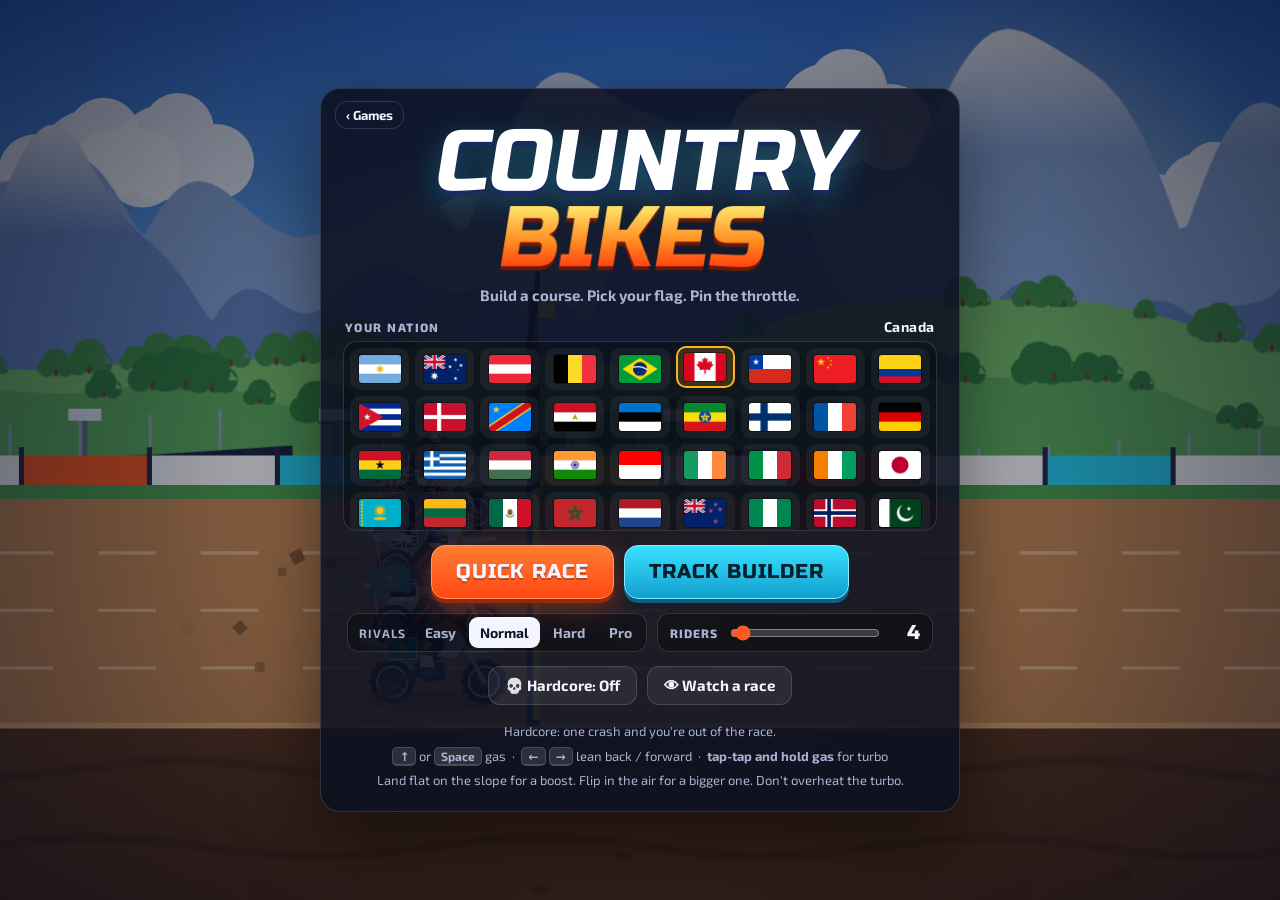
<file: countrybikes/index.html>
<!doctype html>
<html lang="en">
<head>
<meta charset="utf-8">
<meta name="viewport" content="width=device-width, initial-scale=1, viewport-fit=cover, user-scalable=no">
<title>Country Bikes</title>
<link rel="preconnect" href="https://fonts.googleapis.com">
<link rel="preconnect" href="https://fonts.gstatic.com" crossorigin>
<link href="https://fonts.googleapis.com/css2?family=Russo+One&family=Exo+2:wght@500;700;800&display=swap" rel="stylesheet">
<style>
:root{
  --ink:#f4f6ff; --muted:#a9b2d0; --panel:rgba(12,16,34,.88); --panel2:rgba(255,255,255,.07); --line:rgba(255,255,255,.14);
  --hot:#ff5a1f; --hot2:#ffb21e; --cyan:#26d6f5; --good:#39e08a; --bad:#ff4d6d;
  --display:'Russo One',Impact,'Arial Black',sans-serif; --body:'Exo 2',system-ui,-apple-system,'Segoe UI',sans-serif;
  color-scheme:dark;
}
*{box-sizing:border-box}
html,body{margin:0;height:100%;overflow:hidden;background:#0b1020;color:var(--ink);font-family:var(--body);
  -webkit-user-select:none;user-select:none;-webkit-tap-highlight-color:transparent;touch-action:none}
#game{position:fixed;left:0;top:0;width:100%;height:100%;display:block}
[hidden]{display:none!important}
button{font-family:inherit;color:inherit}
button:focus-visible,a:focus-visible,select:focus-visible{outline:3px solid var(--cyan);outline-offset:2px}
.screen{position:fixed;inset:0;z-index:10;display:flex;align-items:center;justify-content:center;
  padding:max(12px,env(safe-area-inset-top)) 12px max(12px,env(safe-area-inset-bottom))}
.card{background:var(--panel);border:1px solid var(--line);border-radius:20px;box-shadow:0 30px 80px rgba(0,0,0,.55)}
.btn{font:700 15px/1.1 var(--body);background:var(--panel2);border:1px solid var(--line);border-radius:12px;padding:10px 16px;
  cursor:pointer;transition:transform .08s ease,background .15s ease;white-space:nowrap;color:var(--ink);text-decoration:none;display:inline-flex;align-items:center;justify-content:center;gap:6px}
.btn:hover{background:rgba(255,255,255,.13)}
.btn:active{transform:translateY(2px)}
.btn:disabled{opacity:.4;cursor:default;transform:none}
.btn.hot{background:linear-gradient(180deg,#ff7d33,#ff4712);border-color:#ff9a5c;box-shadow:0 4px 0 #9c2608,0 10px 26px rgba(255,90,31,.35);
  font-family:var(--display);font-weight:400;letter-spacing:.05em;text-transform:uppercase;text-shadow:0 2px 0 rgba(0,0,0,.25)}
.btn.hot:active{box-shadow:0 1px 0 #9c2608}
.btn.cyan{background:linear-gradient(180deg,#39e2ff,#119fd0);border-color:#7feeff;box-shadow:0 4px 0 #0b5f80;font-family:var(--display);font-weight:400;letter-spacing:.05em;text-transform:uppercase;color:#04202c}
.btn.big{font-size:20px;padding:15px 24px;border-radius:14px}
.btn.ghost{background:transparent}
.seg{display:inline-flex;background:rgba(0,0,0,.3);border:1px solid var(--line);border-radius:12px;padding:3px;gap:2px;align-items:center}
.seg span{font-size:12px;color:var(--muted);padding:0 6px 0 8px;font-weight:700;text-transform:uppercase;letter-spacing:.08em}
.seg button{background:transparent;border:0;border-radius:9px;padding:7px 11px;font-weight:700;font-size:14px;cursor:pointer;color:var(--muted)}
.seg button[aria-pressed="true"]{background:var(--ink);color:#10152a}
kbd{font:700 12px var(--body);background:rgba(255,255,255,.12);border:1px solid var(--line);border-bottom-width:2px;border-radius:5px;padding:1px 6px}

/* ---------- title ---------- */
#title{background:radial-gradient(ellipse at 50% 60%,rgba(8,12,30,.15),rgba(8,12,30,.6))}
.tcard{width:min(640px,100%);max-height:100%;overflow:auto;padding:22px 22px 18px;position:relative}
.home{position:absolute;left:14px;top:12px;font-size:13px;padding:6px 10px}
.logo{font-family:var(--display);font-size:clamp(44px,10vw,86px);line-height:.88;transform:skew(-9deg);text-align:center;margin:14px 0 4px}
.logo .l1{display:block;color:#fff;text-shadow:0 4px 0 #1b2a66,0 10px 30px rgba(38,214,245,.35)}
.logo .l2{display:block;background:linear-gradient(180deg,#ffe066 10%,#ff8a1f 55%,#ff3d12 90%);-webkit-background-clip:text;background-clip:text;color:transparent;
  filter:drop-shadow(0 4px 0 #6d1804)}
.sub{text-align:center;color:var(--muted);font-weight:700;margin:10px 0 14px;font-size:15px}
.lbl{display:flex;justify-content:space-between;align-items:baseline;font-size:12px;letter-spacing:.12em;text-transform:uppercase;color:var(--muted);font-weight:800;margin:6px 2px}
.lbl b{color:var(--ink);letter-spacing:.04em;font-size:14px;text-transform:none}
.nations{display:grid;grid-template-columns:repeat(auto-fill,minmax(54px,1fr));gap:6px;max-height:min(24vh,190px);overflow:auto;padding:6px;
  background:rgba(0,0,0,.28);border-radius:14px;border:1px solid var(--line)}
.nat{border:2px solid transparent;background:rgba(255,255,255,.05);border-radius:10px;padding:5px 0;cursor:pointer;display:grid;place-items:center}
.nat img{width:42px;height:28px;border-radius:3px;box-shadow:0 0 0 1px rgba(0,0,0,.4);display:block}
.nat[aria-pressed="true"]{border-color:var(--hot2);background:rgba(255,178,30,.18);transform:translateY(-2px)}
.row{display:flex;gap:10px;justify-content:center;flex-wrap:wrap;margin-top:14px;align-items:center}
.riders{display:inline-flex;align-items:center;gap:10px;background:rgba(0,0,0,.3);border:1px solid var(--line);border-radius:12px;padding:6px 12px;font-size:12px;font-weight:800;letter-spacing:.08em;text-transform:uppercase;color:var(--muted)}
.riders input{accent-color:var(--hot);width:150px}
.riders b{color:var(--ink);font:400 20px var(--display);min-width:28px;text-align:right;letter-spacing:0}
.board{list-style:none;margin:8px 0 0;padding:0;font:700 13px var(--body);text-shadow:none}
.board li{display:flex;gap:7px;align-items:center;background:rgba(10,14,30,.55);border-radius:8px;padding:3px 9px 3px 5px;margin-bottom:3px;width:max-content;min-width:150px}
.board li b{font:400 14px var(--display);width:22px;text-align:right}
.board li img{width:24px;height:16px;border-radius:2px}
.board li.me{box-shadow:inset 0 0 0 2px var(--hot2)}
.board li.gap{background:none;padding:0 0 0 30px;min-width:0;color:#dfe6ff}
.who{font:400 18px var(--display);color:#fff;margin-top:2px}
#specbar{position:fixed;left:50%;transform:translateX(-50%);bottom:max(12px,env(safe-area-inset-bottom));z-index:6;display:flex;gap:8px}
#specbar .btn{background:rgba(10,14,30,.75)}
body.spec .hud-b{bottom:calc(max(12px,env(safe-area-inset-bottom)) + 56px)}
.btn.hard[aria-pressed="true"]{background:linear-gradient(180deg,#e0284a,#9e0d28);border-color:#ff7a90;box-shadow:0 3px 0 #5c0616}
.rl li.dnp{opacity:.62}
.rl li.dnp .t{color:var(--bad);font-weight:800}
.prog i.out{opacity:.25;filter:grayscale(1)}
#review{position:fixed;inset:0;z-index:6;pointer-events:none}
.rv-top{position:absolute;left:50%;transform:translateX(-50%);top:max(12px,env(safe-area-inset-top));background:rgba(10,14,30,.8);border:1px solid var(--line);border-radius:12px;padding:8px 14px;
  display:flex;gap:12px;align-items:baseline;white-space:nowrap;max-width:94vw;overflow:hidden}
.rv-top b{font:400 16px var(--display);letter-spacing:.06em;color:var(--hot2)}
.rv-top span{font-size:13px;font-weight:700;color:#dfe6ff;overflow:hidden;text-overflow:ellipsis}
.rv-bar{position:absolute;left:50%;transform:translateX(-50%);bottom:max(12px,env(safe-area-inset-bottom));display:flex;gap:6px;pointer-events:auto;flex-wrap:wrap;justify-content:center;width:max-content;max-width:96vw}
.rv-bar .btn{background:rgba(10,14,30,.8);padding:9px 12px}
.rv-bar .btn.hot{background:linear-gradient(180deg,#ff7d33,#ff4712)}
.rl li.jump{cursor:pointer}
.keys{text-align:center;color:var(--muted);font-size:13px;margin:14px 0 0;line-height:1.9}

/* ---------- editor ---------- */
#editor{background:linear-gradient(180deg,#0e1430,#0a0e22);display:flex;flex-direction:column;align-items:stretch;justify-content:flex-start;gap:10px}
.ed-top{display:flex;align-items:center;gap:10px;flex-wrap:wrap}
.ed-top h2{font-family:var(--display);font-weight:400;font-size:22px;margin:0 6px;transform:skew(-8deg);letter-spacing:.03em}
.spacer{flex:1}
.ed-view{position:relative;border-radius:16px;overflow:hidden;border:1px solid var(--line);flex:0 0 auto;height:clamp(150px,34vh,300px);background:#10183a}
#edCanvas{width:100%;height:100%;display:block;touch-action:none;cursor:grab}
.ed-info{position:absolute;left:10px;bottom:8px;right:10px;font-size:13px;color:#dfe6ff;font-weight:700;text-shadow:0 1px 2px #000;pointer-events:none}
.ed-tools{display:flex;gap:8px;flex-wrap:wrap;align-items:center}
.ed-tools .btn{padding:8px 12px;font-size:14px}
.ed-tools select{font:700 14px var(--body);background:#1a2246;color:var(--ink);border:1px solid var(--line);border-radius:12px;padding:8px 10px}
.palette{flex:1;overflow:auto;display:grid;grid-template-columns:repeat(auto-fill,minmax(122px,1fr));gap:8px;align-content:start;padding-bottom:8px}
.pc{background:rgba(255,255,255,.05);border:1px solid var(--line);border-radius:14px;padding:6px 6px 8px;cursor:pointer;text-align:left;display:flex;flex-direction:column;gap:3px;transition:transform .08s,background .15s}
.pc:hover{background:rgba(255,255,255,.1)}
.pc:active{transform:scale(.97)}
.pc:disabled{opacity:.35;cursor:not-allowed}
.pc canvas{width:100%;height:52px;border-radius:9px;background:linear-gradient(180deg,#6cc3ff,#bfe6ff);display:block}
.pc b{font-size:14px;margin-left:3px}
.pc i{font-style:normal;font-size:11px;color:var(--muted);margin-left:3px;font-weight:700;text-transform:uppercase;letter-spacing:.06em}
.pc i.warn{color:var(--hot2)}

/* ---------- HUD ---------- */
#hud{position:fixed;inset:0;z-index:5;pointer-events:none;font-family:var(--display)}
.hud-l{position:absolute;left:max(14px,env(safe-area-inset-left));top:max(10px,env(safe-area-inset-top));text-shadow:0 3px 0 rgba(0,0,0,.35)}
.pos{font-size:54px;line-height:.9;transform:skew(-8deg);color:#fff}
.pos sup{font-size:24px;margin-left:2px}
.pos small{font-size:20px;color:#dfe6ff;margin-left:4px}
.lapt{font-size:16px;color:var(--hot2);margin-top:4px;letter-spacing:.06em}
.time{font-size:22px;color:#fff;font-variant-numeric:tabular-nums;margin-top:2px}
.hud-c{position:absolute;left:50%;transform:translateX(-50%);top:max(14px,env(safe-area-inset-top));width:min(46vw,520px)}
.prog{position:relative;height:10px;border-radius:999px;background:rgba(0,0,0,.35);box-shadow:inset 0 0 0 2px rgba(255,255,255,.35)}
.prog i{position:absolute;top:50%;width:26px;height:18px;margin:-9px 0 0 -13px;border-radius:3px;box-shadow:0 0 0 2px #fff,0 3px 6px rgba(0,0,0,.4);background-size:cover}
.prog i.me{width:32px;height:22px;margin:-11px 0 0 -16px;box-shadow:0 0 0 3px var(--hot2),0 3px 8px rgba(0,0,0,.5);z-index:2}
.prog .lapmk{position:absolute;top:-4px;bottom:-4px;width:2px;background:rgba(255,255,255,.55)}
.hud-r{position:absolute;right:max(12px,env(safe-area-inset-right));top:max(10px,env(safe-area-inset-top));display:flex;gap:8px;pointer-events:auto}
.ibtn{width:46px;height:46px;border-radius:14px;border:1px solid var(--line);background:rgba(10,14,30,.6);font:400 18px var(--display);cursor:pointer;display:grid;place-items:center}
.hud-b{position:absolute;left:50%;transform:translateX(-50%);bottom:max(12px,env(safe-area-inset-bottom));display:flex;gap:16px;align-items:flex-end;text-shadow:0 3px 0 rgba(0,0,0,.35)}
.speed{font-size:16px;color:#dfe6ff;text-align:right;min-width:120px}
.speed b{font-size:40px;color:#fff;font-weight:400;font-variant-numeric:tabular-nums}
.heat{width:170px;padding-bottom:8px}
.heat span{font-size:12px;letter-spacing:.12em;color:#dfe6ff}
.heat .bar{height:12px;border-radius:999px;background:rgba(0,0,0,.4);box-shadow:inset 0 0 0 2px rgba(255,255,255,.3);overflow:hidden;margin-top:3px}
.heat .bar i{display:block;height:100%;width:0;background:linear-gradient(90deg,#39e08a,#ffd23f 60%,#ff3d12);border-radius:999px}
.heat.hot span{color:var(--bad)}
#touch{position:fixed;inset:0;z-index:6;pointer-events:none}
#touch .tl,#touch .tr{position:absolute;bottom:max(16px,env(safe-area-inset-bottom));display:flex;gap:12px;pointer-events:auto}
#touch .tl{left:max(14px,env(safe-area-inset-left))}
#touch .tr{right:max(14px,env(safe-area-inset-right));align-items:flex-end}
.tbtn{width:78px;height:78px;border-radius:50%;border:2px solid rgba(255,255,255,.4);background:rgba(10,14,30,.45);font:400 26px var(--display);color:#fff;
  touch-action:none;display:grid;place-items:center;-webkit-user-select:none;user-select:none}
.tbtn.on{background:rgba(255,255,255,.3);transform:scale(.95)}
.tbtn.gas{width:104px;height:104px;background:rgba(255,90,31,.55);border-color:#ffb58f;font-size:20px}
.tbtn.turbo{font-size:13px;background:rgba(38,214,245,.35);border-color:#9ef0ff}
.tbtn.gas.on{background:rgba(255,90,31,.85)}
.tbtn.gas{width:118px;height:118px;display:flex;flex-direction:column;align-items:center;justify-content:center;gap:2px}
.tbtn.gas small{font:700 10px var(--body);letter-spacing:.04em;opacity:.85}
.tbtn.gas.turbo{background:rgba(38,214,245,.8);border-color:#dff9ff;box-shadow:0 0 26px rgba(38,214,245,.8)}
@media (max-width:640px){body.touch .hud-b{bottom:auto;top:calc(max(10px,env(safe-area-inset-top)) + 96px)}}
#count{position:fixed;inset:0;z-index:7;display:grid;place-items:center;pointer-events:none}
#count .lights{display:flex;gap:14px;padding:14px 18px;border-radius:20px;background:rgba(8,10,20,.75);border:2px solid rgba(255,255,255,.2)}
#count .lights i{width:46px;height:46px;border-radius:50%;background:#2a1010;box-shadow:inset 0 -6px 0 rgba(0,0,0,.35)}
#count .lights i.r{background:#ff3140;box-shadow:0 0 26px #ff3140,inset 0 -6px 0 rgba(0,0,0,.2)}
#count .lights i.g{background:#39ff7a;box-shadow:0 0 30px #39ff7a,inset 0 -6px 0 rgba(0,0,0,.2)}
#count .go{font-family:var(--display);font-size:clamp(70px,16vw,150px);color:#fff;transform:skew(-9deg);text-shadow:0 6px 0 #0a7a39,0 0 40px rgba(57,255,122,.6);animation:pop .9s ease forwards}
@keyframes pop{0%{transform:skew(-9deg) scale(.5);opacity:0}20%{transform:skew(-9deg) scale(1.15);opacity:1}70%{opacity:1}100%{transform:skew(-9deg) scale(1.3);opacity:0}}
#toast{position:fixed;left:50%;top:26%;z-index:8;transform:translate(-50%,-50%);pointer-events:none;text-align:center;font-family:var(--display)}
#toast div{font-size:clamp(26px,5vw,44px);transform:skew(-9deg);color:#fff;text-shadow:0 4px 0 rgba(0,0,0,.35);animation:toast 1.5s ease forwards;white-space:nowrap}
#toast div small{display:block;font-size:.5em;color:var(--hot2)}
@keyframes toast{0%{opacity:0;transform:skew(-9deg) translateY(16px) scale(.8)}12%{opacity:1;transform:skew(-9deg) translateY(0) scale(1.06)}20%{transform:skew(-9deg) scale(1)}75%{opacity:1}100%{opacity:0;transform:skew(-9deg) translateY(-24px)}}
#msg{position:fixed;left:50%;bottom:max(18px,env(safe-area-inset-bottom));transform:translateX(-50%);z-index:30;background:rgba(10,14,30,.92);border:1px solid var(--line);border-radius:12px;padding:10px 16px;font-weight:700;font-size:14px;pointer-events:none;opacity:0;transition:opacity .2s;max-width:92vw;text-align:center}
#msg.show{opacity:1}

/* ---------- results / pause ---------- */
#results,#pause{background:rgba(6,9,22,.55)}
.rcard{width:min(520px,100%);padding:20px;max-height:100%;overflow:auto}
.rcard h2{font-family:var(--display);font-weight:400;font-size:clamp(34px,7vw,52px);margin:4px 0 2px;text-align:center;transform:skew(-9deg)}
.rcard .rs{text-align:center;color:var(--muted);font-weight:700;margin:0 0 12px}
.rl{list-style:none;margin:0;padding:0;display:flex;flex-direction:column;gap:6px}
.rl li{display:grid;grid-template-columns:40px 48px 1fr auto;gap:10px;align-items:center;padding:8px 12px;border-radius:12px;background:rgba(255,255,255,.05);font-weight:700}
.rl li.me{background:rgba(255,178,30,.18);box-shadow:inset 0 0 0 2px var(--hot2)}
.rl .p{font-family:var(--display);font-size:24px;text-align:center}
.rl img{width:44px;height:29px;border-radius:3px}
.rl .t{font-variant-numeric:tabular-nums;color:#dfe6ff}
.best{text-align:center;margin-top:10px;color:var(--hot2);font-weight:800}
.rotate{position:fixed;left:50%;top:40%;transform:translate(-50%,-50%);z-index:4;background:rgba(10,14,30,.8);padding:10px 14px;border-radius:12px;font-weight:700;font-size:14px;pointer-events:none;animation:fade 5s ease forwards}
@keyframes fade{0%,70%{opacity:1}100%{opacity:0}}
@media (max-width:640px){
  .pos{font-size:40px} .time{font-size:17px} .speed b{font-size:28px} .speed{min-width:80px;font-size:13px} .heat{width:110px}
  .hud-c{width:40vw}
  .tbtn{width:66px;height:66px;font-size:22px} .tbtn.gas{width:100px;height:100px}
}
@media (prefers-reduced-motion:reduce){#toast div,#count .go{animation-duration:.01s}}
@media (max-height:520px){
  #results .rcard .row{position:sticky;bottom:-20px;margin:10px -20px -20px;padding:10px 12px 12px;background:rgba(12,16,34,.97);border-top:1px solid var(--line)}
  .rcard h2{font-size:30px}
  .board li:nth-child(n+4){display:none}
  #editor{gap:6px}
  .ed-top .btn{padding:7px 12px;font-size:14px} .ed-top h2{font-size:17px} .seg button{padding:5px 9px}
  .ed-view{height:118px}
  .ed-tools{flex-wrap:nowrap;overflow-x:auto;scrollbar-width:none} .ed-tools .btn,.ed-tools select{padding:6px 10px;font-size:13px;flex:0 0 auto} .ed-tools .spacer{display:none}
  .palette{grid-template-columns:repeat(auto-fill,minmax(104px,1fr));gap:6px} .pc canvas{height:36px} .pc b{font-size:13px}
  .tcard{padding:12px 16px} .logo{font-size:38px;margin-top:0} .sub{display:none} .riders input{width:110px} .nations{max-height:92px} .row{margin-top:10px} .btn.big{font-size:17px;padding:11px 18px} .keys{display:none}
}
</style>
</head>
<body>
<canvas id="game" aria-label="Country Bikes race view"></canvas>

<div id="title" class="screen">
  <div class="tcard card">
    <a class="btn ghost home" href="../">‹ Games</a>
    <div class="logo"><span class="l1">COUNTRY</span><span class="l2">BIKES</span></div>
    <p class="sub">Build a course. Pick your flag. Pin the throttle.</p>
    <div class="lbl">Your nation <b id="natName"></b></div>
    <div class="nations" id="natGrid" role="group" aria-label="Choose your nation"></div>
    <div class="row">
      <button class="btn hot big" id="bQuick">Quick race</button>
      <button class="btn cyan big" id="bBuild">Track builder</button>
    </div>
    <div class="row">
      <div class="seg" id="diffSeg" role="group" aria-label="Rival skill"><span>Rivals</span><button data-v="0">Easy</button><button data-v="1">Normal</button><button data-v="2">Hard</button><button data-v="3">Pro</button></div>
      <label class="riders">Riders <input type="range" id="riders" min="2" max="50" step="1" aria-label="Number of riders"><b id="ridersN">4</b></label>
    </div>
    <div class="row">
      <button class="btn hard" id="bHard" aria-pressed="false">💀 Hardcore: Off</button>
      <button class="btn" id="bWatch">👁 Watch a race</button>
      <button class="btn" id="bShared" hidden>Race shared track</button>
    </div>
    <p class="keys">Hardcore: one crash and you're out of the race.<br><kbd>↑</kbd> or <kbd>Space</kbd> gas &nbsp;·&nbsp; <kbd>←</kbd> <kbd>→</kbd> lean back / forward &nbsp;·&nbsp; <b>tap-tap and hold gas</b> for turbo<br>Land flat on the slope for a boost. Flip in the air for a bigger one. Don't overheat the turbo.</p>
  </div>
</div>

<div id="editor" class="screen" hidden>
  <div class="ed-top">
    <button class="btn" id="edBack">‹ Menu</button>
    <h2>TRACK BUILDER</h2>
    <div class="spacer"></div>
    <div class="seg" id="lapSeg" role="group" aria-label="Laps"><span>Laps</span><button data-v="1">1</button><button data-v="2">2</button><button data-v="3">3</button></div>
    <button class="btn" id="edWatch">👁 Watch</button>
    <button class="btn hot" id="edRace">Race ▶</button>
  </div>
  <div class="ed-view"><canvas id="edCanvas" aria-label="Track preview. Tap a piece to select it."></canvas><div class="ed-info" id="edInfo"></div></div>
  <div class="ed-tools">
    <button class="btn" id="tL" aria-label="Move piece left">◀ Move</button>
    <button class="btn" id="tR" aria-label="Move piece right">Move ▶</button>
    <button class="btn" id="tDup">Duplicate</button>
    <button class="btn" id="tDel">Delete</button>
    <button class="btn" id="tClear">Clear</button>
    <div class="spacer"></div>
    <select id="tPreset" aria-label="Load a preset track"><option value="">Load preset…</option></select>
    <button class="btn" id="tRand">🎲 Random</button>
    <button class="btn" id="tRandL">🎲 Long</button>
    <button class="btn" id="tShare">🔗 Share</button>
  </div>
  <div class="palette" id="palette" aria-label="Track pieces. Tap to add."></div>
</div>

<div id="hud" hidden>
  <div class="hud-l">
    <div class="pos"><b id="hPos">1</b><sup id="hSuf">st</sup><small id="hOf">/4</small></div>
    <div class="who" id="hWho" hidden></div>
    <div class="lapt" id="hLap">LAP 1/2</div>
    <div class="time" id="hTime">0:00.00</div>
    <ol class="board" id="hBoard"></ol>
  </div>
  <div class="hud-c"><div class="prog" id="hProg"></div></div>
  <div class="hud-r">
    <button class="ibtn" id="bMusic" aria-label="Music on or off">♪</button>
    <button class="ibtn" id="bPause" aria-label="Pause">II</button>
  </div>
  <div class="hud-b">
    <div class="speed"><b id="hSpd">0</b> km/h</div>
    <div class="heat" id="hHeatBox"><span id="hHeatTxt">TURBO</span><div class="bar"><i id="hHeat"></i></div></div>
  </div>
</div>
<div id="touch" hidden>
  <div class="tl"><button class="tbtn" data-k="back" aria-label="Lean back">⟲</button><button class="tbtn" data-k="fwd" aria-label="Lean forward">⟳</button></div>
  <div class="tr"><button class="tbtn gas" data-k="gas" aria-label="Gas. Tap twice and hold for turbo.">GAS<small>tap-tap = turbo</small></button></div>
</div>
<div id="specbar" hidden>
  <button class="btn" id="spPrev" aria-label="Follow the rider ahead">◀</button>
  <button class="btn" id="spLead">Follow leader</button>
  <button class="btn" id="spNext" aria-label="Follow the rider behind">▶</button>
  <button class="btn" id="spSkip">Results ▸</button>
</div>
<div id="review" hidden>
  <div class="rv-top"><b>COURSE REVIEW</b><span id="rvInfo"></span></div>
  <div class="rv-bar">
    <button class="btn" id="rvStart" aria-label="Jump to the start">⏮</button>
    <button class="btn" id="rvPrev">◀ DNP</button>
    <button class="btn" id="rvNext">DNP ▶</button>
    <button class="btn" id="rvEnd" aria-label="Jump to the podium">🏆</button>
    <button class="btn" id="rvOut" aria-label="Zoom out">🔍−</button><button class="btn" id="rvIn" aria-label="Zoom in">🔍+</button><button class="btn" id="rvFit">Whole course</button>
    <button class="btn hot" id="rvBack">Results</button>
  </div>
</div>
<div id="count" hidden></div>
<div id="toast" aria-live="polite"></div>
<div id="msg" role="status"></div>
<div class="rotate" id="rotate" hidden>Turn your phone sideways for a bigger view</div>

<div id="results" class="screen" hidden>
  <div class="rcard card">
    <h2 id="rTitle">1st place!</h2>
    <p class="rs" id="rSub"></p>
    <ol class="rl" id="rList"></ol>
    <div class="best" id="rBest"></div>
    <div class="row">
      <button class="btn hot" id="rAgain">Race again</button>
      <button class="btn cyan" id="rEdit">Edit track</button>
      <button class="btn" id="rNew">New random track</button>
      <button class="btn" id="rReview">🔍 Review course</button>
      <button class="btn ghost" id="rMenu">Menu</button>
    </div>
  </div>
</div>
<div id="pause" class="screen" hidden>
  <div class="rcard card">
    <h2>Paused</h2>
    <div class="row">
      <button class="btn hot" id="pResume">Resume</button>
      <button class="btn" id="pRestart">Restart</button>
      <button class="btn cyan" id="pEdit">Edit track</button>
      <button class="btn ghost" id="pMenu">Menu</button>
    </div>
    <p class="keys"><kbd>↑</kbd>/<kbd>Space</kbd> gas · <kbd>←</kbd><kbd>→</kbd> lean · tap-tap &amp; hold gas = turbo · <kbd>R</kbd> restart · <kbd>Esc</kbd> pause</p>
  </div>
</div>

<script>
(function(){
'use strict';
const $=s=>document.querySelector(s);
const clamp=(v,a,b)=>v<a?a:v>b?b:v;
const lerp=(a,b,t)=>a+(b-a)*t;
const TAU=Math.PI*2;
const wrapA=a=>{a=(a+Math.PI)%TAU;if(a<0)a+=TAU;return a-Math.PI;};
const smooth=t=>t<=0?0:t>=1?1:t*t*(3-2*t);
function mulberry(a){return function(){a|=0;a=a+0x6D2B79F5|0;let t=Math.imul(a^a>>>15,1|a);t=t+Math.imul(t^t>>>7,61|t)^t;return((t^t>>>14)>>>0)/4294967296;};}
const store={get(k,d){try{const v=localStorage.getItem(k);return v==null?d:JSON.parse(v);}catch(e){return d;}},set(k,v){try{localStorage.setItem(k,JSON.stringify(v));}catch(e){}}};

/* =====================================================================
   FLAGS
   ===================================================================== */
const FW=180, FH=120;
function hs(c,w,h,cols,rat){rat=rat||cols.map(()=>1);const t=rat.reduce((a,b)=>a+b,0);let y=0;cols.forEach((col,i)=>{const hh=h*rat[i]/t;c.fillStyle=col;c.fillRect(0,Math.floor(y),w,Math.ceil(hh)+1);y+=hh;});}
function vs(c,w,h,cols,rat){rat=rat||cols.map(()=>1);const t=rat.reduce((a,b)=>a+b,0);let x=0;cols.forEach((col,i)=>{const ww=w*rat[i]/t;c.fillStyle=col;c.fillRect(Math.floor(x),0,Math.ceil(ww)+1,h);x+=ww;});}
function star(c,cx,cy,r,col,pts=5,inner=0.382,rot=-Math.PI/2){c.beginPath();for(let i=0;i<pts*2;i++){const rr=i%2?r*inner:r;const a=rot+i*Math.PI/pts;c.lineTo(cx+Math.cos(a)*rr,cy+Math.sin(a)*rr);}c.closePath();c.fillStyle=col;c.fill();}
function circ(c,x,y,r,col){c.beginPath();c.arc(x,y,r,0,Math.PI*2);c.fillStyle=col;c.fill();}
function line(c,x1,y1,x2,y2){c.beginPath();c.moveTo(x1,y1);c.lineTo(x2,y2);c.stroke();}
function poly(c,pts,col){c.beginPath();pts.forEach((p,i)=>i?c.lineTo(p[0],p[1]):c.moveTo(p[0],p[1]));c.closePath();c.fillStyle=col;c.fill();}
function pentagram(c,cx,cy,r,col,lw){const v=[];for(let k=0;k<5;k++){const a=-Math.PI/2+k*2*Math.PI/5;v.push([cx+Math.cos(a)*r,cy+Math.sin(a)*r]);}c.beginPath();[0,2,4,1,3].forEach((i,j)=>j?c.lineTo(v[i][0],v[i][1]):c.moveTo(v[i][0],v[i][1]));c.closePath();c.strokeStyle=col;c.lineWidth=lw;c.lineJoin='miter';c.stroke();}
function uj(c,w,h){
  c.save();c.beginPath();c.rect(0,0,w,h);c.clip();
  c.fillStyle='#012169';c.fillRect(0,0,w,h);c.lineCap='butt';
  c.strokeStyle='#fff';c.lineWidth=h*0.2;line(c,0,0,w,h);line(c,w,0,0,h);
  c.strokeStyle='#c8102e';c.lineWidth=h*0.067;line(c,0,0,w,h);line(c,w,0,0,h);
  c.fillStyle='#fff';c.fillRect(w/2-h/6,0,h/3,h);c.fillRect(0,h/2-h/6,w,h/3);
  c.fillStyle='#c8102e';c.fillRect(w/2-h/10,0,h/5,h);c.fillRect(0,h/2-h/10,w,h/5);
  c.restore();
}
const MAPLE=[[0,-1],[.12,-.78],[.28,-.84],[.22,-.4],[.44,-.62],[.5,-.5],[.72,-.56],[.64,-.3],[.86,-.22],[.5,.12],[.58,.3],[.08,.24],[.06,.7],[-.06,.7],[-.08,.24],[-.58,.3],[-.5,.12],[-.86,-.22],[-.64,-.3],[-.72,-.56],[-.5,-.5],[-.44,-.62],[-.22,-.4],[-.28,-.84],[-.12,-.78]];
const FLAGS={
  ca:(c,w,h)=>{vs(c,w,h,['#d80621','#fff','#d80621'],[1,2,1]);poly(c,MAPLE.map(p=>[w/2+p[0]*h*.36,h*.5+p[1]*h*.36]),'#d80621');},
  us:(c,w,h)=>{for(let i=0;i<13;i++){c.fillStyle=i%2?'#fff':'#b22234';c.fillRect(0,Math.floor(i*h/13),w,Math.ceil(h/13)+1);}
    const cw=w*.4,ch=h*7/13;c.fillStyle='#3c3b6e';c.fillRect(0,0,cw,ch);
    for(let r=0;r<9;r++){const n=r%2?5:6;for(let k=0;k<n;k++){const x=cw*((r%2?k+1:k+.5)/6);const y=ch*(r+1)/10;star(c,x,y,2.6,'#fff');}}},
  mx:(c,w,h)=>{vs(c,w,h,['#006847','#fff','#ce1126']);c.fillStyle='#8c5a2b';c.beginPath();c.ellipse(w/2,h*.47,h*.09,h*.11,0,0,Math.PI*2);c.fill();
    c.strokeStyle='#2e7d32';c.lineWidth=4;c.beginPath();c.arc(w/2,h*.48,h*.16,.15*Math.PI,.85*Math.PI);c.stroke();},
  cu:(c,w,h)=>{for(let i=0;i<5;i++){c.fillStyle=i%2?'#fff':'#002a8f';c.fillRect(0,Math.floor(i*h/5),w,Math.ceil(h/5)+1);}
    poly(c,[[0,0],[h*.866,h/2],[0,h]],'#cf142b');star(c,h*.29,h/2,h*.13,'#fff');},
  co:(c,w,h)=>hs(c,w,h,['#fcd116','#003893','#ce1126'],[2,1,1]),
  pe:(c,w,h)=>vs(c,w,h,['#d91023','#fff','#d91023']),
  br:(c,w,h)=>{c.fillStyle='#009c3b';c.fillRect(0,0,w,h);poly(c,[[w*.085,h/2],[w/2,h*.1],[w*.915,h/2],[w/2,h*.9]],'#ffdf00');
    circ(c,w/2,h/2,h*.25,'#002776');c.save();c.beginPath();c.arc(w/2,h/2,h*.25,0,Math.PI*2);c.clip();
    c.strokeStyle='#fff';c.lineWidth=h*.045;c.beginPath();c.arc(w/2-h*.08,h,h*.58,0,Math.PI*2);c.stroke();
    [[.45,.62],[.52,.7],[.58,.6],[.48,.75],[.55,.8]].forEach(p=>circ(c,w*p[0],h*p[1],1.6,'#fff'));c.restore();},
  ar:(c,w,h)=>{hs(c,w,h,['#74acdf','#fff','#74acdf']);c.strokeStyle='#f6b40e';c.lineWidth=2;
    for(let k=0;k<16;k++){const a=k*Math.PI/8;line(c,w/2+Math.cos(a)*h*.07,h/2+Math.sin(a)*h*.07,w/2+Math.cos(a)*h*.13,h/2+Math.sin(a)*h*.13);}
    circ(c,w/2,h/2,h*.075,'#f6b40e');},
  gb:(c,w,h)=>uj(c,w,h),
  se:(c,w,h)=>{c.fillStyle='#006aa7';c.fillRect(0,0,w,h);c.fillStyle='#fecc00';c.fillRect(w*5/16,0,w*2/16,h);c.fillRect(0,h*.4,w,h*.2);},
  fr:(c,w,h)=>vs(c,w,h,['#0055a4','#fff','#ef4135']),
  de:(c,w,h)=>hs(c,w,h,['#000','#dd0000','#ffce00']),
  pl:(c,w,h)=>hs(c,w,h,['#fff','#dc143c']),
  es:(c,w,h)=>{hs(c,w,h,['#aa151b','#f1bf00','#aa151b'],[1,2,1]);
    c.fillStyle='#ad1519';c.strokeStyle='#c8a02a';c.lineWidth=2;c.beginPath();c.roundRect?c.roundRect(w*.25,h*.38,h*.16,h*.24,5):c.rect(w*.25,h*.38,h*.16,h*.24);c.fill();c.stroke();
    c.fillStyle='#c8a02a';c.fillRect(w*.25+2,h*.31,h*.16-4,h*.06);},
  it:(c,w,h)=>vs(c,w,h,['#009246','#fff','#ce2b37']),
  gr:(c,w,h)=>{for(let i=0;i<9;i++){c.fillStyle=i%2?'#fff':'#0d5eaf';c.fillRect(0,Math.floor(i*h/9),w,Math.ceil(h/9)+1);}
    const s=h*5/9;c.fillStyle='#0d5eaf';c.fillRect(0,0,s,s);c.fillStyle='#fff';c.fillRect(s*.4,0,s*.2,s);c.fillRect(0,s*.4,s,s*.2);},
  ua:(c,w,h)=>hs(c,w,h,['#0057b7','#ffd700']),
  ma:(c,w,h)=>{c.fillStyle='#c1272d';c.fillRect(0,0,w,h);pentagram(c,w/2,h*.52,h*.26,'#006233',h*.045);},
  eg:(c,w,h)=>{hs(c,w,h,['#ce1126','#fff','#000']);const cx=w/2,cy=h/2;poly(c,[[cx,cy-h*.11],[cx+h*.1,cy+h*.1],[cx,cy+h*.05],[cx-h*.1,cy+h*.1]],'#c09300');},
  ng:(c,w,h)=>vs(c,w,h,['#008751','#fff','#008751']),
  et:(c,w,h)=>{hs(c,w,h,['#078930','#fcdd09','#da121a']);circ(c,w/2,h/2,h*.22,'#0f47af');pentagram(c,w/2,h*.52,h*.15,'#fcdd09',h*.03);},
  cd:(c,w,h)=>{c.fillStyle='#007fff';c.fillRect(0,0,w,h);const d=Math.hypot(w,h);c.save();c.translate(0,h);c.rotate(-Math.atan2(h,w));
    c.fillStyle='#f7d618';c.fillRect(-10,-h*.17,d+20,h*.34);c.fillStyle='#ce1021';c.fillRect(-10,-h*.12,d+20,h*.24);c.restore();star(c,w*.17,h*.24,h*.14,'#f7d618');},
  za:(c,w,h)=>{c.fillStyle='#e03c31';c.fillRect(0,0,w,h/2);c.fillStyle='#001489';c.fillRect(0,h/2,w,h/2);
    const jx=w*.42;c.lineJoin='round';c.lineCap='round';
    const yp=()=>{c.beginPath();c.moveTo(-6,-4);c.lineTo(jx,h/2);c.lineTo(w+20,h/2);c.moveTo(-6,h+4);c.lineTo(jx,h/2);};
    c.strokeStyle='#fff';c.lineWidth=h/3;yp();c.stroke();c.strokeStyle='#007749';c.lineWidth=h/5;yp();c.stroke();
    poly(c,[[0,h*.14],[w*.3,h/2],[0,h*.86]],'#ffb612');poly(c,[[0,h*.23],[w*.24,h/2],[0,h*.77]],'#000');},
  tr:(c,w,h)=>{c.fillStyle='#e30a17';c.fillRect(0,0,w,h);circ(c,w*.36,h/2,h*.25,'#fff');circ(c,w*.4,h/2,h*.2,'#e30a17');star(c,w*.53,h/2,h*.11,'#fff',5,.382,Math.PI);},
  ru:(c,w,h)=>hs(c,w,h,['#fff','#0039a6','#d52b1e']),
  kz:(c,w,h)=>{c.fillStyle='#00afca';c.fillRect(0,0,w,h);c.strokeStyle='#fec50c';c.lineWidth=2;
    for(let k=0;k<24;k++){const a=k*Math.PI/12;line(c,w/2+Math.cos(a)*h*.15,h*.42+Math.sin(a)*h*.15,w/2+Math.cos(a)*h*.21,h*.42+Math.sin(a)*h*.21);}
    circ(c,w/2,h*.42,h*.13,'#fec50c');c.fillStyle='#fec50c';c.beginPath();c.ellipse(w/2,h*.7,h*.24,h*.05,0,0,Math.PI*2);c.fill();
    for(let y=6;y<h;y+=14){poly(c,[[w*.07,y],[w*.1,y+6],[w*.07,y+12],[w*.04,y+6]],'#fec50c');}},
  pk:(c,w,h)=>{c.fillStyle='#fff';c.fillRect(0,0,w/4,h);c.fillStyle='#01411c';c.fillRect(w/4,0,w*.75,h);
    circ(c,w*.625,h/2,h*.3,'#fff');circ(c,w*.66,h*.44,h*.265,'#01411c');star(c,w*.71,h*.35,h*.09,'#fff',5,.382,-Math.PI/2-.6);},
  in:(c,w,h)=>{hs(c,w,h,['#ff9933','#fff','#138808']);c.strokeStyle='#000080';c.lineWidth=2.4;c.beginPath();c.arc(w/2,h/2,h*.13,0,Math.PI*2);c.stroke();
    c.lineWidth=1;for(let k=0;k<24;k++){const a=k*Math.PI/12;line(c,w/2,h/2,w/2+Math.cos(a)*h*.13,h/2+Math.sin(a)*h*.13);}},
  cn:(c,w,h)=>{c.fillStyle='#ee1c25';c.fillRect(0,0,w,h);star(c,w*.167,h*.25,h*.15,'#ffde00');
    [[.333,.1],[.4,.2],[.4,.35],[.333,.45]].forEach(p=>star(c,w*p[0],h*p[1],h*.05,'#ffde00',5,.382,Math.atan2(h*.25-h*p[1],w*.167-w*p[0])));},
  kr:(c,w,h)=>{c.fillStyle='#fff';c.fillRect(0,0,w,h);const cx=w/2,cy=h/2,r=h*.25;
    c.save();c.translate(cx,cy);c.rotate(Math.atan2(2,3));
    circ(c,0,0,r,'#003478');c.fillStyle='#c60c30';c.beginPath();c.arc(0,0,r,Math.PI,0);c.fill();
    circ(c,-r/2,0,r/2,'#c60c30');circ(c,r/2,0,r/2,'#003478');c.restore();
    const pats=[[[-1,-1],[1,1,1]],[[1,-1],[0,1,0]],[[-1,1],[1,0,1]],[[1,1],[0,0,0]]];
    const L=h*.2,t=h*.035,gap=t*.65,dl=Math.hypot(w,h);
    pats.forEach(([d,p])=>{const dx=d[0]*w/dl,dy=d[1]*h/dl;c.save();c.translate(cx+dx*h*.43,cy+dy*h*.43);c.rotate(Math.atan2(dy,dx)+Math.PI/2);c.fillStyle='#000';
      p.forEach((solid,i)=>{const y=(i-1)*(t+gap)-t/2;if(solid)c.fillRect(-L/2,y,L,t);else{c.fillRect(-L/2,y,L/2-t*.4,t);c.fillRect(t*.4,y,L/2-t*.4,t);}});c.restore();});},
  jp:(c,w,h)=>{c.fillStyle='#fff';c.fillRect(0,0,w,h);circ(c,w/2,h/2,h*.3,'#bc002d');},
  th:(c,w,h)=>hs(c,w,h,['#a51931','#f4f5f8','#2d2a4a','#f4f5f8','#a51931'],[1,1,2,1,1]),
  vn:(c,w,h)=>{c.fillStyle='#da251d';c.fillRect(0,0,w,h);star(c,w/2,h/2,h*.3,'#ffff00');},
  id:(c,w,h)=>hs(c,w,h,['#ff0000','#fff']),
  au:(c,w,h)=>{c.fillStyle='#012169';c.fillRect(0,0,w,h);uj(c,w/2,h/2);star(c,w/4,h*.75,h*.15,'#fff',7,.44);
    [[.75,.84],[.62,.42],[.75,.17],[.88,.37]].forEach(p=>star(c,w*p[0],h*p[1],h*.07,'#fff',7,.44));star(c,w*.81,h*.53,h*.037,'#fff');},
  nz:(c,w,h)=>{c.fillStyle='#012169';c.fillRect(0,0,w,h);uj(c,w/2,h/2);
    [[.75,.8,.075],[.64,.42,.065],[.75,.2,.06],[.86,.37,.065]].forEach(p=>{star(c,w*p[0],h*p[1],h*p[2]+2.2,'#fff');star(c,w*p[0],h*p[1],h*p[2],'#c8102e');});},
};
Object.assign(FLAGS,{
 ie:(c,w,h)=>vs(c,w,h,['#169b62','#fff','#ff883e']),
 nl:(c,w,h)=>hs(c,w,h,['#ae1c28','#fff','#21468b']),
 be:(c,w,h)=>vs(c,w,h,['#000','#fdda24','#ef3340']),
 at:(c,w,h)=>hs(c,w,h,['#ed2939','#fff','#ed2939']),
 ch:(c,w,h)=>{c.fillStyle='#da291c';c.fillRect(0,0,w,h);c.fillStyle='#fff';const a=h*.2,l=h*.62;c.fillRect(w/2-a/2,h/2-l/2,a,l);c.fillRect(w/2-l/2,h/2-a/2,l,a);},
 no:(c,w,h)=>nordic(c,w,h,'#ba0c2f','#fff','#00205b'),
 fi:(c,w,h)=>nordic(c,w,h,'#fff','#002f6c',null),
 dk:(c,w,h)=>nordic(c,w,h,'#c8102e','#fff',null,.14),
 cl:(c,w,h)=>{c.fillStyle='#fff';c.fillRect(0,0,w,h/2);c.fillStyle='#d52b1e';c.fillRect(0,h/2,w,h/2);c.fillStyle='#0039a6';c.fillRect(0,0,h/2,h/2);star(c,h/4,h/4,h*.12,'#fff');},
 ph:(c,w,h)=>{c.fillStyle='#0038a8';c.fillRect(0,0,w,h/2);c.fillStyle='#ce1126';c.fillRect(0,h/2,w,h/2);poly(c,[[0,0],[h*.866,h/2],[0,h]],'#fff');circ(c,h*.29,h/2,h*.1,'#fcd116');
   [[.09,.12],[.09,.88],[.72,.5]].forEach(q=>star(c,h*q[0],h*q[1],h*.045,'#fcd116'));},
 gh:(c,w,h)=>{hs(c,w,h,['#ce1126','#fcd116','#006b3f']);star(c,w/2,h/2,h*.17,'#000');},
 ci:(c,w,h)=>vs(c,w,h,['#f77f00','#fff','#009e60']),
 ro:(c,w,h)=>vs(c,w,h,['#002b7f','#fcd116','#ce1126']),
 hu:(c,w,h)=>hs(c,w,h,['#cd2a3e','#fff','#436f4d']),
 ee:(c,w,h)=>hs(c,w,h,['#0072ce','#000','#fff']),
 lt:(c,w,h)=>hs(c,w,h,['#fdb913','#006a44','#c1272d']),
});
function nordic(c,w,h,bg,cr,inner,th){c.fillStyle=bg;c.fillRect(0,0,w,h);const x=w*.36,a=h*(th||.26);c.fillStyle=cr;c.fillRect(x-a/2,0,a,h);c.fillRect(0,h/2-a/2,w,a);
  if(inner){const b=a*.5;c.fillStyle=inner;c.fillRect(x-b/2,0,b,h);c.fillRect(0,h/2-b/2,w,b);}}
const NATIONS=[['at','Austria'],['be','Belgium'],['cl','Chile'],['dk','Denmark'],['ee','Estonia'],['fi','Finland'],['gh','Ghana'],['hu','Hungary'],['ie','Ireland'],
 ['ci','Ivory Coast'],['lt','Lithuania'],['nl','Netherlands'],['no','Norway'],['ph','Philippines'],['ro','Romania'],['ch','Switzerland'],['ar','Argentina'],['au','Australia'],['br','Brazil'],['ca','Canada'],['cn','China'],['co','Colombia'],['cu','Cuba'],['cd','DR Congo'],
 ['eg','Egypt'],['et','Ethiopia'],['fr','France'],['de','Germany'],['gr','Greece'],['in','India'],['id','Indonesia'],['it','Italy'],['jp','Japan'],
 ['kz','Kazakhstan'],['mx','Mexico'],['ma','Morocco'],['nz','New Zealand'],['ng','Nigeria'],['pk','Pakistan'],['pe','Peru'],['pl','Poland'],['ru','Russia'],
 ['za','South Africa'],['kr','South Korea'],['es','Spain'],['se','Sweden'],['th','Thailand'],['tr','Turkey'],['ua','Ukraine'],['gb','United Kingdom'],
 ['us','United States'],['vn','Vietnam']];
NATIONS.sort((a,b)=>a[1].localeCompare(b[1]));const NAT_NAME=Object.fromEntries(NATIONS);const MAX_RIDERS=50;
const flagCache={}, flagURLs={};
function flagImg(id){if(flagCache[id])return flagCache[id];const cv=document.createElement('canvas');cv.width=FW;cv.height=FH;FLAGS[id](cv.getContext('2d'),FW,FH);return flagCache[id]=cv;}
function flagURL(id){return flagURLs[id]||(flagURLs[id]=flagImg(id).toDataURL());}

/* =====================================================================
   TRACK PIECES & BUILDER  (units: metres, y up)
   ===================================================================== */
const LANE_W=3.6, LANE_Y=[0.35,1.25,2.15,3.05], LOOP_K=0.34, HMIN=-4, HMAX=8, MAX_PIECES=80;
function rampUp(H,deg){const L=2*H/Math.tan(deg*Math.PI/180);return [L,u=>H*(u/L)*(u/L)];}
class Builder{
  constructor(){this.pts=[{x:0,y:0}];this.attr=[];this.base=[{x:0,y:0}];this.x=0;this.h=0;this.hz=[];this.loops=[];this.piece=-1;this.post=null;this.loopN=0;}
  pt(x,y,surf,gate,phase,isLoop){this.pts.push({x,y});this.attr.push({surf:surf||'dirt',gate:gate||null,phase:phase||0,piece:this.piece,loop:!!isLoop});if(!isLoop)this.base.push({x,y});}
  run(len,f,surf,step){
    step=step||0.5;const n=Math.max(1,Math.ceil(len/step)),x0=this.x,h=this.h;const fn=typeof f==='function'?f:()=>(f||0);
    for(let k=1;k<=n;k++){const u=len*k/n,x=x0+u;const gate=this.post&&x<=this.post.end?{id:this.post.id,k:'P'}:null;this.pt(x,h+fn(u),surf,gate);}
    this.x=x0+len;
  }
}
function loopPiece(B,R,sh,runIn,runOut){
  B.run(runIn,0);const id=B.loopN++,x0=B.x,h=B.h,n=Math.round(20*R);
  for(let k=1;k<=n;k++){const ph=k/n,phi=TAU*ph,cx=x0+sh*ph,mid=(k-.5)/n;B.pt(cx+R*Math.sin(phi),h+R-R*Math.cos(phi),'loop',{id,k:mid<0.5?'A':'B'},mid,true);}
  B.x=x0+sh;const end=x0+sh+R+1.4;B.loops.push({id,x0,x1:x0+sh,R,h,end});B.post={id,end};B.run(runOut,0);B.post=null;}
function tableFn(H,up,top,down){return u=>u<up?H*smooth(u/up):u<up+top?H:u<up+top+down?H*(1-smooth((u-up-top)/down)):0;}
const PIECES=[
 {c:'F',name:'Flat',tag:'Breather',b:B=>B.run(12,0)},
 {c:'K',name:'Kicker',tag:'Small air',b:B=>{const[L,f]=rampUp(1.2,20);B.run(L,f,'kick');B.run(3,u=>1.2*(1-smooth(u/3)));B.run(4,0);}},
 {c:'B',name:'Big Ramp',tag:'Big air',b:B=>{const[L,f]=rampUp(2.6,27);B.run(L,f,'kick');B.run(4.5,u=>2.6*(1-smooth(u/4.5)));B.run(18,0);}},
 {c:'T',name:'Tabletop',tag:'Clear the top',b:B=>{const[L,f]=rampUp(2,22);B.run(L,f,'kick');B.run(9,2);B.run(8,u=>2*(1-smooth(u/8)));B.run(3,0);}},
 {c:'D',name:'Double',tag:'Needs speed',warn:1,b:B=>{const[L,f]=rampUp(2,24);B.run(L,f,'kick');B.run(1.2,u=>2*(1-u/1.2),0,0.2);B.run(7,0);B.run(1.2,u=>2*u/1.2,0,0.2);B.run(10,u=>2*(1-smooth(u/10)));B.run(4,0);}},
 {c:'G',name:'Gap Jump',tag:'Needs speed',warn:1,b:B=>{const[L,f]=rampUp(2.2,25);B.run(L,f,'kick');const xa=B.x,h=B.h;B.run(0.4,u=>2.2-7.2*u/0.4,'pit',0.1);B.run(11,-5,'pit');B.run(0.4,u=>-5+5*u/0.4,'pit',0.1);B.hz.push({x0:xa,x1:B.x,water:h-3.9,floor:h-5});B.run(12,0);}},
 {c:'W',name:'Whoops',tag:'Bumpy',b:B=>B.run(19.2,u=>0.42*(1-Math.cos(TAU*u/3.2))/2,0,0.25)},
 {c:'R',name:'Rhythm',tag:'3 small tables',b:B=>{const f=tableFn(1,3,2,3);for(let i=0;i<3;i++){B.run(8,f,'kick');B.run(1.5,0);}}},
 {c:'X',name:'Rocks',tag:'Rough',b:B=>{const r=mulberry(99),p=[r()*6,r()*6,r()*6];B.run(14,u=>{const e=Math.min(1,u,14-u);return e*(0.13*Math.sin(u*2.1+p[0])+0.1*Math.sin(u*4.3+p[1])+0.07*Math.sin(u*7.7+p[2])+0.18);},0,0.25);}},
 {c:'H',name:'Hill',tag:'Crest',b:B=>B.run(20,u=>1.6*(1-Math.cos(TAU*u/20)))},
 {c:'V',name:'Valley',tag:'Dip & launch',b:B=>B.run(20,u=>-1.5*(1-Math.cos(TAU*u/20)))},
 {c:'U',name:'Step Up',tag:'+2 m',dh:2,b:B=>{B.run(3.2,u=>2*smooth(u/3.2));B.run(7,2);}},
 {c:'N',name:'Step Down',tag:'−2 m',dh:-2,b:B=>{B.run(3,0);B.run(1.6,u=>-2*smooth(u/1.6),0,0.2);B.run(6,-2);}},
 {c:'C',name:'Climb',tag:'+3 m',dh:3,b:B=>{B.run(16,u=>3*smooth(u/16));B.run(3,3);}},
 {c:'E',name:'Descent',tag:'−3 m',dh:-3,b:B=>{B.run(16,u=>-3*smooth(u/16));B.run(3,-3);}},
 {c:'O',name:'Loop',tag:'Needs speed',warn:1,b:B=>loopPiece(B,4.2,2.6,4,12)},
 {c:'Z',name:'Giant Loop',tag:'Full speed or fall',warn:1,b:B=>loopPiece(B,8.5,4.6,10,18)},
 {c:'J',name:'Step-Up Jump',tag:'+2 m · needs speed',warn:1,dh:2,b:B=>{const[L,f]=rampUp(1.5,24);B.run(L,f,'kick');B.run(1,u=>1.5*(1-u),0,0.2);B.run(3.5,0);B.run(0.5,u=>2*u/0.5,0,0.1);B.run(8,2);}},
 {c:'Q',name:'Drop-Off',tag:'−3 m cliff',dh:-3,b:B=>{B.run(4,0);B.run(0.3,u=>-1.2*u/0.3,0,0.1);B.run(9,u=>-1.2-1.8*smooth(u/9));B.run(4,-3);}},
 {c:'S',name:'Spine',tag:'Sharp launch',b:B=>{B.run(5,u=>2*Math.pow(u/5,1.6),'kick');B.run(5,u=>2*Math.pow(1-u/5,1.6));B.run(6,0);}},
 {c:'Y',name:'Bowl',tag:'Deep dip + lip',b:B=>{B.run(20,u=>{const x=u/10-1;return -3*(1-x*x*x*x)+(x>0.6?0.9*smooth((x-0.6)/0.4):0);},0,0.3);B.run(4,u=>0.9*(1-smooth(u/4)));B.run(4,0);}},
 {c:'I',name:'Ice Patch',tag:'No grip',b:B=>{B.run(1,0);B.run(14,0,'ice');B.run(1,0);}},
 {c:'A',name:'Camel Humps',tag:'3 big humps',b:B=>B.run(27,u=>1.3*(1-Math.cos(TAU*u/9)),0,0.3)},
 {c:'M',name:'Mud Pit',tag:'Slow going',b:B=>{B.run(1,0);B.run(12,0,'mud');B.run(1,0);}},
 {c:'P',name:'Boost Pad',tag:'Speed up',b:B=>{B.run(2,0);B.run(8,0,'boost');B.run(2,0);}},
 {c:'L',name:'Launcher',tag:'Huge air',b:B=>{B.run(2,0);B.run(6,0,'boost');const[L,f]=rampUp(1.6,32);B.run(L,f,'kick');B.run(3,u=>1.6*(1-smooth(u/3)));B.run(24,0);}},
];
const PIECE=Object.fromEntries(PIECES.map(p=>[p.c,p]));
const PRESETS=[
 {name:'Classic',codes:'FKFTWHDFKRF'},
 {name:'Big Air',codes:'FPBFGFLTHF'},
 {name:'Loop Mania',codes:'FPOKFWPOFDF'},
 {name:'Mud & Guts',codes:'WMKXRFMDUFNF'},
 {name:'Mountain',codes:'FKCTFBNEPOF'},
 {name:'Giant Loop',codes:'FPZKFSIFJQPZF'},
 {name:'Ice & Bowls',codes:'FKIYFAMSFYIPOF'},
 {name:'Marathon',codes:'FKTWPOFDGFASJQHRXFPZKIYFBNECLTFMWDFPOSKF'},
];
function heightsOK(codes){let h=0;for(const c of codes){h+=PIECE[c].dh||0;if(h>HMAX||h<HMIN)return false;}return true;}
function randomTrack(rng,n){
  rng=rng||Math.random;n=n||(10+Math.floor(rng()*3));
  if(n>MAX_PIECES)n=MAX_PIECES;
  const pool='KKKBTTDDGWWRXHHVUNCEOMPPLFZJQSSYIAA';const out=[];let tries=0;
  while(out.length<n&&tries<3000){tries++;
    const c=pool[Math.floor(rng()*pool.length)],prev=out[out.length-1];
    if(c===prev)continue;
    if((c==='O'||c==='Z')&&!(prev==='F'||prev==='P'))continue;
    if((c==='G'||c==='D'||c==='L')&&(prev==='M'||prev==='W'||prev==='X'))continue;
    if(!heightsOK([...out,c]))continue;
    if(out.length<1&&c!=='F'&&c!=='K'&&c!=='P')continue;
    out.push(c);
    if(c==='B'||c==='G'||c==='L'||c==='T')if(rng()<.5&&out.length<n)out.push('F');
  }
  return out;
}
function buildTrack(codes,laps,rows){
  const pre=Math.max(0,(rows||1)-1)*2.6;const B=new Builder();B.run(16+pre,0);const startX=10+pre,lapXs=[],ranges=[];
  for(let l=0;l<laps;l++){
    if(l>0){if(Math.abs(B.h)>0.01){const h0=B.h,L=Math.max(8,Math.abs(h0)*5);B.run(L,u=>-h0*smooth(u/L));B.h=0;}B.run(6,0);lapXs.push(B.x-3);}
    codes.forEach((c,i)=>{B.piece=i;const x0=B.x;PIECE[c].b(B);B.h+=PIECE[c].dh||0;ranges.push({i,c,x0,x1:B.x,lap:l});});
    B.piece=-1;
  }
  B.run(4,0);const finishX=B.x;B.run(100,0);B.run(8,u=>3.5*smooth(u/8));B.run(16,3.5);
  return finalizeTrack(B,{startX,finishX,lapXs,ranges,laps,codes:codes.join('')});
}
function finalizeTrack(B,o){
  const segs=[];const P=B.pts;
  for(let i=0;i<P.length-1;i++){const a=P[i],b=P[i+1],at=B.attr[i];const dx=b.x-a.x,dy=b.y-a.y,l2=dx*dx+dy*dy,l=Math.sqrt(l2)||1e-6;
    segs.push({ax:a.x,ay:a.y,bx:b.x,by:b.y,dx,dy,l2:l2||1e-9,nx:-dy/l,ny:dx/l,surf:at.surf,gate:at.gate,phase:at.phase,loop:at.loop,piece:at.piece});}
  const maxX=Math.ceil(B.x)+4;const bk=new Array(maxX+2);const bMin=new Int32Array(maxX+2).fill(-1),bMax=new Int32Array(maxX+2).fill(-1);
  segs.forEach((s,i)=>{const x0=Math.max(0,Math.floor(Math.min(s.ax,s.bx)-0.05)),x1=Math.min(maxX,Math.floor(Math.max(s.ax,s.bx)+0.05));
    for(let x=x0;x<=x1;x++){(bk[x]||(bk[x]=[])).push(i);if(bMin[x]<0||i<bMin[x])bMin[x]=i;if(i>bMax[x])bMax[x]=i;}});
  const bx=new Float64Array(B.base.length),by=new Float64Array(B.base.length);B.base.forEach((p,i)=>{bx[i]=p.x;by[i]=p.y;});
  let minY=0,maxY=0;for(const p of P){if(p.y<minY)minY=p.y;if(p.y>maxY)maxY=p.y;}
  return Object.assign(o,{pts:P,segs,bk,bMin,bMax,bx,by,hz:B.hz,loops:B.loops,length:B.x,maxX,minY,maxY});
}
let TR=null;
function groundAt(x,tr){tr=tr||TR;const bx=tr.bx,by=tr.by;let lo=0,hi=bx.length-1;if(x<=bx[0])return by[0];if(x>=bx[hi])return by[hi];
  while(hi-lo>1){const m=(lo+hi)>>1;if(bx[m]<=x)lo=m;else hi=m;}const t=(x-bx[lo])/((bx[hi]-bx[lo])||1e-9);return by[lo]+(by[hi]-by[lo])*t;}
function slopeAt(x){return Math.atan2(groundAt(x+0.45)-groundAt(x-0.45),0.9);}

/* =====================================================================
   PHYSICS
   ===================================================================== */
const PH={G:9.81,R:0.34,MC:140,IC:34,MW:11,IW:0.8,KS:24000,CS:1500,KU:110000,CU:2000,AX:[-0.62,0.84],AY:-0.42,
  TMAX:520,VMAX:22,VT:27.5,REACT:0.22,LEAN_G:360,LEAN_A:440,EB:70,DRAG:0.0011,E:0.04,MU:1.05,SUB:10};
const HEAD=[0.1,0.98,0.2],HIP=[-0.3,0.52,0.16];
function laneY(k,nl){return nl<=1?1.25:0.35+k*(2.7/(nl-1));}
function newBike(nation,lane,ai,skill,ly){
  const w=()=>({x:0,y:0,vx:0,vy:0,a:0,av:0,gt:0,nx:0,ny:1,surf:'dirt',comp:0});
  return {nation,lane,ai,skill,c:{x:0,y:0,vx:0,vy:0,a:0,av:0},w:[w(),w()],in:{gas:0,turbo:0,lean:0},state:'ride',heat:0,over:0,loop:{},
    air:0,airRot:0,touch:false,crashT:0,ghost:0,bestX:0,stuckT:0,fin:null,lap:0,off:{x:0,y:ly},ly,deb:null,rpm:0.2,crashes:0,respawns:0,
    leanVis:0,hold:true,aiHeat:70,dustT:0,maxSp:0,flips:0,splash:false,sparkT:0};
}
function placeBike(b,x,v){
  const gy=groundAt(x),a=slopeAt(x),co=Math.cos(a),si=Math.sin(a),c=b.c,H=PH.R-PH.AY+0.03;
  c.x=x-si*H;c.y=gy+co*H;c.a=a;c.av=0;c.vx=co*v;c.vy=si*v;
  for(let i=0;i<2;i++){const w=b.w[i],ax=PH.AX[i];w.x=c.x+ax*co-PH.AY*si;w.y=c.y+ax*si+PH.AY*co;w.vx=c.vx;w.vy=c.vy;w.av=-v/PH.R;w.gt=0;}
  b.loop={};for(const L of TR.loops)b.loop[L.id]=x>L.x0?2:0;
  b.air=0;b.airRot=0;b.stuckT=0;b.bestX=Math.max(b.bestX,x);
}
function gateOn(b,s){const st=b.loop[s.gate.id]||0,k=s.gate.k;return k==='A'?st<2:k==='B'?st>=1:st===2;}
function inLoop(b){for(const L of TR.loops){if((b.loop[L.id]||0)===1&&b.c.x>L.x0-1.5&&b.c.x<L.end+1)return true;}return false;}
function collideWheel(b,w){
  const R=PH.R;let hit=false;
  for(let it=0;it<2;it++){
    let best=-1,bp=0,bqx=0,bqy=0;const x0=Math.max(0,Math.floor(w.x-R)),x1=Math.min(TR.maxX,Math.floor(w.x+R));
    for(let bx=x0;bx<=x1;bx++){const arr=TR.bk[bx];if(!arr)continue;
      for(let j=0;j<arr.length;j++){const i=arr[j],s=TR.segs[i];if(s.gate&&!gateOn(b,s))continue;
        let t=((w.x-s.ax)*s.dx+(w.y-s.ay)*s.dy)/s.l2;t=t<0?0:t>1?1:t;const qx=s.ax+s.dx*t,qy=s.ay+s.dy*t,ex=w.x-qx,ey=w.y-qy,d2=ex*ex+ey*ey;
        if(d2>=R*R)continue;if((w.x-s.ax)*s.nx+(w.y-s.ay)*s.ny<0)continue;
        const pen=R-Math.sqrt(d2);if(pen>bp){bp=pen;best=i;bqx=qx;bqy=qy;}}}
    if(best<0)break;
    const s=TR.segs[best];let nx=w.x-bqx,ny=w.y-bqy;const d=Math.hypot(nx,ny);if(d<1e-6){nx=s.nx;ny=s.ny;}else{nx/=d;ny/=d;}
    w.x+=nx*bp;w.y+=ny*bp;
    const vn=w.vx*nx+w.vy*ny;let jn=0;
    if(vn<0){jn=-(1+PH.E)*vn*PH.MW;w.vx+=nx*jn/PH.MW;w.vy+=ny*jn/PH.MW;}
    const tx=ny,ty=-nx,vt=w.vx*tx+w.vy*ty+w.av*R,k=1/PH.MW+R*R/PH.IW;
    const mu=s.surf==='mud'?0.62:s.surf==='ice'?0.1:PH.MU,lim=mu*jn;const jt=clamp(-vt/k,-lim,lim);
    w.vx+=tx*jt/PH.MW;w.vy+=ty*jt/PH.MW;w.av+=jt*R/PH.IW;
    w.gt=4;w.nx=nx;w.ny=ny;w.surf=s.surf;hit=true;
    if(s.gate){const st=b.loop[s.gate.id]||0;if(s.gate.k==='A'&&s.phase>0.3&&st<1)b.loop[s.gate.id]=1;else if(s.gate.k==='B'&&s.phase>0.8)b.loop[s.gate.id]=2;}
  }
  return hit;
}
function pointHits(b,px,py,r){
  const x0=Math.max(0,Math.floor(px-r)),x1=Math.min(TR.maxX,Math.floor(px+r));
  for(let bx=x0;bx<=x1;bx++){const arr=TR.bk[bx];if(!arr)continue;
    for(let j=0;j<arr.length;j++){const s=TR.segs[arr[j]];if(s.gate&&!gateOn(b,s))continue;
      let t=((px-s.ax)*s.dx+(py-s.ay)*s.dy)/s.l2;t=t<0?0:t>1?1:t;const ex=px-(s.ax+s.dx*t),ey=py-(s.ay+s.dy*t);
      if(ex*ex+ey*ey<r*r&&(px-s.ax)*s.nx+(py-s.ay)*s.ny>-r)return true;}}
  return false;
}
function substep(W,b,h){
  const c=b.c,rw=b.w[0],fw=b.w[1];
  c.vy-=PH.G*h;rw.vy-=PH.G*h;fw.vy-=PH.G*h;
  let co=Math.cos(c.a),si=Math.sin(c.a);
  for(let i=0;i<2;i++){const w=b.w[i],ax=PH.AX[i],ay=PH.AY;
    const rx=ax*co-ay*si,ry=ax*si+ay*co,Ax=c.x+rx,Ay=c.y+ry,vAx=c.vx-c.av*ry,vAy=c.vy+c.av*rx;
    const dx=Ax-w.x,dy=Ay-w.y,dvx=vAx-w.vx,dvy=vAy-w.vy;
    const du=dx*co+dy*si,ds=-dx*si+dy*co,dvu=dvx*co+dvy*si,dvs=-dvx*si+dvy*co;
    let fs=PH.KS*ds+PH.CS*dvs;if(ds<-0.2)fs+=9*PH.KS*(ds+0.2);if(ds>0.12)fs+=5*PH.KS*(ds-0.12);
    const fu=PH.KU*du+PH.CU*dvu,Fx=fu*co-fs*si,Fy=fu*si+fs*co;
    w.vx+=Fx/PH.MW*h;w.vy+=Fy/PH.MW*h;c.vx-=Fx/PH.MC*h;c.vy-=Fy/PH.MC*h;c.av-=(rx*Fy-ry*Fx)/PH.IC*h;w.comp=ds;}
  const air=!(rw.gt>0||fw.gt>0);
  if(b.state==='ride'){
    const thr=b.in.gas&&b.over<=0?1:0;let vmax=PH.VMAX*b.skill,T=PH.TMAX;
    if(thr&&b.in.turbo){vmax=PH.VT*b.skill;T*=1.3;}
    if(rw.gt>0&&rw.surf==='mud')vmax*=0.55;
    const ws=-rw.av*PH.R;
    if(thr){let f=clamp((vmax-ws)/(vmax*0.3),0,1);
      if(rw.gt>0&&fw.gt<=0){const rel=wrapA(c.a-Math.atan2(-rw.nx,rw.ny)),lim=b.in.lean<0?0.75:0.22;if(rel>lim)f*=clamp(1-(rel-lim)/0.2,0,1);}
      const tq=T*f;rw.av-=tq/PH.IW*h;c.av+=tq*PH.REACT/PH.IC*h;}
    else if(Math.abs(ws)>0.3){const tq=PH.EB*Math.sign(ws);rw.av+=tq/PH.IW*h;}
    c.av+=-b.in.lean*(air?PH.LEAN_A:PH.LEAN_G)/PH.IC*h;
    if(b.fin!=null&&(rw.gt>0||fw.gt>0)){const sp=Math.hypot(c.vx,c.vy);if(sp>0.02){const k=Math.max(0,1-7*h/sp);for(const o of [c,rw,fw]){o.vx*=k;o.vy*=k;}rw.av*=k;fw.av*=k;}}
    if((rw.gt>0&&rw.surf==='boost')||(fw.gt>0&&fw.surf==='boost')){const sp=Math.hypot(c.vx,c.vy);if(sp<33){const a=15*h;
      c.vx+=co*a;c.vy+=si*a;rw.vx+=co*a;rw.vy+=si*a;fw.vx+=co*a;fw.vy+=si*a;rw.av=Math.min(rw.av,-(sp+a)/PH.R);b.boosting=0.3;}}
  }
  if(air)c.av*=1-1.0*h;
  if((rw.gt>0&&rw.surf==='mud')||(fw.gt>0&&fw.surf==='mud')){const k=1-0.75*h;for(const o of [c,rw,fw]){o.vx*=k;o.vy*=k;}}
  const sp=Math.hypot(c.vx,c.vy),dk=1-PH.DRAG*sp*h;c.vx*=dk;c.vy*=dk;
  c.x+=c.vx*h;c.y+=c.vy*h;c.a+=c.av*h;
  for(const w of b.w){w.x+=w.vx*h;w.y+=w.vy*h;w.a+=w.av*h;if(w.gt>0)w.gt--;}
  const t1=collideWheel(b,rw),t2=collideWheel(b,fw);
  if(t1||t2)b.touch=true;else b.airRot+=c.av*h;
  if(b.state==='ride'&&b.ghost<=0){co=Math.cos(c.a);si=Math.sin(c.a);const lx=b.leanVis*0.14;
    for(const p of [HEAD,HIP]){const px=p[0]+lx,py=p[1];if(pointHits(b,c.x+px*co-py*si,c.y+px*si+py*co,p[2])){crash(W,b);return;}}}
}
function crash(W,b){
  const c=b.c;b.state='crash';b.crashT=0;b.crashes++;
  if(W.hard&&W.phase!=='count'&&b.fin==null){b.out=true;b.outT=W.raceT;if(W.fx&&b===W.player)onEliminated(W);}
  const s=Math.random()<.5?-1:1;
  b.deb={x:c.x,y:c.y,vx:c.vx*0.75,vy:c.vy*0.6+2.5,a:c.a,av:c.av*0.6+s*(3+Math.random()*4),
    rx:c.x+0.1,ry:c.y+0.9,rvx:c.vx*0.95,rvy:Math.max(c.vy,0)+4.5,ra:c.a,rav:-s*(7+Math.random()*6)};
  if(W.fx){fxCrash(W,b);if(b===W.player){W.shake=Math.max(W.shake,0.9);if(!b.out)toast('CRASH!','hold ← or → to land cleaner');}}
}
function updDebris(W,b,dt){
  const d=b.deb;
  const body=(k,rad,bounce)=>{d[k+'vy']-=PH.G*dt;d[k+'x']+=d[k+'vx']*dt;d[k+'y']+=d[k+'vy']*dt;d[k+'a']+=d[k+'av']*dt;
    const gy=groundAt(d[k+'x'])+rad;if(d[k+'y']<gy){d[k+'y']=gy;if(d[k+'vy']<0)d[k+'vy']=-d[k+'vy']*bounce;d[k+'vx']*=0.86;d[k+'av']*=0.8;
      if(W.fx&&Math.abs(d[k+'vx'])>2&&Math.random()<.5)puff(W,d[k+'x'],gy-rad+b.off.y,-d[k+'vx']*0.1,0.6,0.3,'#c9955f',0.7);}};
  body('',0.5,0.3);body('r',0.3,0.35);
  for(const hz of TR.hz){if(d.x>hz.x0&&d.x<hz.x1&&d.y<hz.water+0.4){if(!b.splash){b.splash=true;if(W.fx)fxSplash(W,d.x,hz.water,b===W.player);}d.vx*=0.9;d.vy*=0.8;d.av*=0.9;}}
}
function safeX(x){
  for(let pass=0;pass<3;pass++){for(const hz of TR.hz)if(x>hz.x0-1.5&&x<hz.x1+1)x=hz.x1+1.8;for(const L of TR.loops)if(x>L.x0-0.8&&x<L.end+0.3)x=L.end+0.6;}
  for(let k=0;k<80&&Math.abs(slopeAt(x))>0.4;k++)x+=0.5;
  return Math.min(x,TR.length-5);
}
function respawn(W,b,x){
  x=safeX(x);placeBike(b,x,7);b.state='ride';b.ghost=1.4;b.deb=null;b.respawns++;b.splash=false;b.heat=Math.min(b.heat,60);b.over=0;
  if(W.fx)for(let i=0;i<10;i++)puff(W,x+(Math.random()-.5)*1.5,groundAt(x)+b.off.y,(Math.random()-.5),Math.random(),0.5,'#ffffff',0.8);
}
function surfAng(b){const w=b.w[0].gt>0?b.w[0]:b.w[1];return Math.atan2(-w.nx,w.ny);}
function applyBoost(b,dv){const co=Math.cos(b.c.a),si=Math.sin(b.c.a);for(const o of [b.c,b.w[0],b.w[1]]){o.vx+=co*dv;o.vy+=si*dv;}b.w[0].av-=dv/PH.R;b.w[1].av-=dv/PH.R;b.boosting=0.6;}
function land(W,b){
  const e=Math.abs(wrapA(b.c.a-surfAng(b))),flips=Math.floor((Math.abs(b.airRot)+0.9)/TAU);let msg=null,sub='';
  if(flips>0){const nm=b.airRot>0?'BACKFLIP':'FRONTFLIP';msg=(flips===2?'DOUBLE ':flips>2?flips+'× ':'')+nm+'!';sub='+turbo boost';applyBoost(b,3+flips*1.5);b.heat=Math.max(0,b.heat-35);b.flips+=flips;}
  else if(e<0.2&&b.air>0.7){msg='PERFECT LANDING';sub='+boost';applyBoost(b,2.2);}
  else if(e<0.35&&b.air>1.1){msg='NICE';applyBoost(b,1);}
  if(W.fx){const v=clamp(b.air/1.6,0.2,1);fxLand(W,b,v,b===W.player);if(b===W.player){W.shake=Math.max(W.shake,0.25*v);if(msg){toast(msg,sub);Snd.trick(flips>0);}}}
}
function updateBike(W,b,dt){
  if(b.state==='crash'){updDebris(W,b,dt);b.crashT+=dt;if(b.out)return;if(b.crashT>1.6)respawn(W,b,Math.max(b.deb.x,b.c.x-1));return;}
  if(b.ghost>0)b.ghost-=dt;
  if(b.fin!=null){b.in.gas=0;b.in.turbo=0;aiLean(b,0.6);}
  else if(b.ai)aiControl(W,b,dt);
  else playerControl(W,b);
  if(b.over>0){b.over-=dt;if(b.over<=0)b.heat=55;}
  else if(b.in.turbo&&b.in.gas){b.heat+=34*dt;if(b.heat>=100){b.heat=100;b.over=2.2;if(W.fx&&b===W.player){toast('OVERHEAT!','engine cooling…');Snd.overheat();}}}
  else b.heat=Math.max(0,b.heat-13*dt);
  if(b.boosting>0)b.boosting-=dt;
  b.leanVis+=(b.in.lean-b.leanVis)*Math.min(1,dt*10);
  b.touch=false;const h=dt/PH.SUB;
  for(let k=0;k<PH.SUB;k++){substep(W,b,h);if(b.hold){b.c.vx=0;b.w[0].vx=0;b.w[1].vx=0;b.c.x=b.holdX;}if(b.state!=='ride')return;}
  const c=b.c;
  if(!b.touch)b.air+=dt;else{if(b.air>0.45&&!b.hold)land(W,b);b.air=0;b.airRot=0;}
  for(const L of TR.loops){if(c.x<L.x0-L.R-1.5)b.loop[L.id]=0;else if(c.x>L.end+3)b.loop[L.id]=2;}
  if(!b.hold&&b.fin==null){
    if(c.x>b.bestX+0.5){b.bestX=c.x;b.stuckT=0;}else b.stuckT+=dt;
    if(b.stuckT>2.2){respawn(W,b,b.bestX+2);return;}
    b.chkT=(b.chkT||0)+dt;if(b.chkT>6){const adv=b.bestX-(b.chkX||0);b.chkX=b.bestX;b.chkT=0;if(adv<8&&W.phase!=='count'){respawn(W,b,b.bestX+4);return;}}
    if(b.touch&&!inLoop(b)&&Math.abs(wrapA(c.a-surfAng(b)))>1.3){b.tipT=(b.tipT||0)+dt;if(b.tipT>0.6){b.tipT=0;crash(W,b);return;}}else b.tipT=0;
    for(const hz of TR.hz)if(c.x>hz.x0&&c.x<hz.x1&&c.y<hz.water+0.5){crash(W,b);return;}
    if(!Number.isFinite(c.x+c.y+c.vx+c.vy)){placeBike(b,b.bestX,6);}
  }
  b.lap=0;for(const lx of TR.lapXs)if(c.x>lx)b.lap++;
  if(b.fin==null&&c.x>=TR.finishX&&W.phase!=='count'){b.fin=W.raceT-(c.x-TR.finishX)/Math.max(1,c.vx);if(W.fx)onFinish(W,b);}
  const ws=Math.abs(b.w[0].av*PH.R),gears=[0,5.5,10,14.5,19,23.5,40];let g=0;while(g<5&&ws>gears[g+1])g++;
  const fr=clamp((ws-gears[g])/(gears[g+1]-gears[g]),0,1),thr=b.in.gas&&b.over<=0;
  const target=!b.touch&&thr?1:thr?0.32+0.68*fr:0.12+0.4*fr;b.rpm+=(target-b.rpm)*Math.min(1,dt*(thr?7:4));
  const spd=Math.hypot(c.vx,c.vy);if(spd>b.maxSp)b.maxSp=spd;
  if(W.fx)bikeFx(W,b,dt);
}
function randn(){return Math.sqrt(-2*Math.log(1-Math.random()))*Math.cos(TAU*Math.random());}
function aiLean(b,gain,err){
  const c=b.c;if(inLoop(b)){b.in.lean=0;return;}
  if(b.touch){const e=wrapA(c.a-surfAng(b));b.in.lean=Math.abs(e)>0.22?clamp(e*2.5+c.av*0.3,-1,1):0;return;}
  const gy=groundAt(c.x),hgt=Math.max(0,c.y-0.76-gy),t=(c.vy+Math.sqrt(Math.max(0,c.vy*c.vy+2*PH.G*hgt)))/PH.G;
  const e=wrapA(c.a-(slopeAt(c.x+c.vx*t)-0.04+(err||0)));b.in.lean=clamp((e*2.4+c.av*0.45)*gain,-gain,gain);
}
function aiControl(W,b,dt){
  const P=b.P;
  if(W.phase==='count'){b.in.gas=Math.random()<.4?1:0;b.in.turbo=0;aiLean(b,1,0);return;}
  // mistakes: throttle hesitations, mistimed landings, turbo greed
  if(b.liftT>0){b.liftT-=dt;b.in.gas=0;}else{b.in.gas=1;if(b.touch&&Math.random()<P.lift*dt)b.liftT=0.25+Math.random()*0.6;}
  b.in.turbo=b.over<=0&&b.heat<b.aiHeat&&b.touch&&b.in.gas;
  if(b.touch)b.aiErr=null;else if(b.aiErr==null)b.aiErr=clamp(randn()*P.err,-1.2,1.2);
  aiLean(b,P.gain,b.aiErr||0);
}
function playerControl(W,b){
  const K=S.K;b.in.gas=K.gas?1:0;b.in.turbo=(K.turbo||S.pump)&&K.gas?1:0;b.in.lean=(K.fwd?1:0)-(K.back?1:0);
  if(b.in.lean===0&&!b.touch&&!inLoop(b)){aiLean(b,0.6);}
}

/* =====================================================================
   WORLD
   ===================================================================== */
const AIP=[
  {name:'Easy',  sk:[0.8,0.86], err:0.55,gain:0.65,lift:0.35,heat:[55,120]},
  {name:'Normal',sk:[0.86,0.93],err:0.42,gain:0.8, lift:0.22,heat:[60,112]},
  {name:'Hard',  sk:[0.93,0.99],err:0.2, gain:0.95,lift:0.07,heat:[72,102]},
  {name:'Pro',   sk:[0.99,1.03],err:0.05,gain:1,   lift:0,   heat:[82,92]}];
const PERFECT={err:0,gain:1,lift:0};
function makeWorld(codes,laps,o){
  const nats=o.player?[o.player,...o.ais]:o.ais,n=nats.length,nl=Math.min(n,8),rows=Math.ceil(n/nl);
  const tr=buildTrack(codes,laps,rows);TR=tr;
  const W={tr,bikes:[],parts:[],t:0,raceT:0,phase:'count',count:3.9,lastCount:4,fx:o.fx!==false,shake:0,look:4,cam:{x:0,y:2,s:40},player:null,doneT:0,demo:!!o.demo,
    spec:!!o.spec,hard:!!o.hard,endT:0,follow:null,diff:clamp(o.diff==null?1:o.diff,0,3),rk:null};
  const P=AIP[W.diff];
  nats.forEach((nat,i)=>{const ai=!(o.player&&i===0),bench=!!o.bench&&i===0,k=i%nl,row=Math.floor(i/nl);
    const b=newBike(nat,k,ai,bench?1:ai?lerp(P.sk[0],P.sk[1],Math.random()):1,laneY(k,nl));
    b.P=bench?PERFECT:P;b.aiHeat=bench?85:lerp(P.heat[0],P.heat[1],Math.random());
    placeBike(b,tr.startX-1.6-row*2.6,0);b.holdX=b.c.x;b.bestX=b.c.x;W.bikes.push(b);if(!ai)W.player=b;});
  W.cam.x=tr.startX+2;W.cam.y=2.5;
  return W;
}
function pickAIs(player,n){const pool=NATIONS.map(x=>x[0]).filter(x=>x!==player);const out=[];while(out.length<n){const k=pool.splice(Math.floor(Math.random()*pool.length),1)[0];out.push(k);}return out;}
function rankBikes(W){const g=b=>b.fin!=null?0:b.out?2:1;return W.bikes.slice().sort((a,b)=>{const ga=g(a),gb=g(b);if(ga!==gb)return ga-gb;if(ga===0)return a.fin-b.fin;return posX(b)-posX(a);});}
function watching(W){return W.spec||(W.player&&W.player.out);}
function onEliminated(W){toast('ELIMINATED','DNP · watching the rest of the race');W.follow=null;$('#specbar').hidden=false;$('#touch').hidden=true;document.body.classList.add('spec');}
function posX(b){return b.state==='crash'?b.deb.x:b.c.x;}
function stepWorld(W,dt){
  TR=W.tr;W.t+=dt;
  if(W.phase==='count'){W.count-=dt;const n=Math.ceil(W.count);
    if(n!==W.lastCount&&n<=3&&n>=1){W.lastCount=n;if(W.fx&&!W.demo){showLights(n);Snd.beep(false);}}
    if(W.count<=0){W.phase='race';for(const b of W.bikes)b.hold=false;if(W.fx&&!W.demo){showGo();Snd.beep(true);}}}
  else if(W.phase==='race'||W.phase==='done')W.raceT+=dt;
  for(const b of W.bikes)updateBike(W,b,dt);
  if(W.phase==='done')W.doneT+=dt;
  W.rk=rankBikes(W);
  if(W.fx){updParts(W,dt);fireworks(W,dt);}
  W.shake=Math.max(0,W.shake-dt*1.8);
}

/* =====================================================================
   AUDIO — synthesized: EDM loop, engines, effects
   ===================================================================== */
const Snd=(()=>{
  let ctx=null,master,musicGain,musicLP,duck,delay,sfx,noiseBuf,eng=[],started=false,nextT=0,step=0;
  let musicOn=store.get('cb_music',true);
  const BPM=128,S16=60/BPM/4,mf=m=>440*Math.pow(2,(m-69)/12);
  function init(){
    if(ctx)return true;const AC=window.AudioContext||window.webkitAudioContext;if(!AC)return false;
    try{ctx=new AC();}catch(e){return false;}
    const comp=ctx.createDynamicsCompressor();comp.threshold.value=-12;comp.ratio.value=4;comp.attack.value=.003;comp.release.value=.2;comp.connect(ctx.destination);
    master=ctx.createGain();master.gain.value=.9;master.connect(comp);
    musicGain=ctx.createGain();musicGain.gain.value=musicOn?.6:0;musicGain.connect(master);
    musicLP=ctx.createBiquadFilter();musicLP.type='lowpass';musicLP.frequency.value=1100;musicLP.Q.value=.9;musicLP.connect(musicGain);
    duck=ctx.createGain();duck.connect(musicLP);
    delay=ctx.createDelay(1);delay.delayTime.value=S16*3;const fb=ctx.createGain();fb.gain.value=.36;const dlp=ctx.createBiquadFilter();dlp.type='lowpass';dlp.frequency.value=2600;
    delay.connect(dlp);dlp.connect(fb);fb.connect(delay);const dout=ctx.createGain();dout.gain.value=.55;dlp.connect(dout);dout.connect(duck);
    sfx=ctx.createGain();sfx.gain.value=.7;sfx.connect(master);
    noiseBuf=ctx.createBuffer(1,ctx.sampleRate,ctx.sampleRate);const d=noiseBuf.getChannelData(0);for(let i=0;i<d.length;i++)d[i]=Math.random()*2-1;
    eng=[makeEngine(),makeEngine()];
    return true;
  }
  function env(g,t,a,p,d){g.gain.setValueAtTime(.0001,t);g.gain.exponentialRampToValueAtTime(p,t+a);g.gain.exponentialRampToValueAtTime(.0001,t+a+d);}
  function osc(type,f,t,a,p,d,dest,o){o=o||{};const s=ctx.createOscillator();s.type=type;s.frequency.setValueAtTime(f,t);if(o.to)s.frequency.exponentialRampToValueAtTime(o.to,t+a+d);if(o.det)s.detune.value=o.det;
    const g=ctx.createGain();env(g,t,a,p,d);let n=s;if(o.lp){const fl=ctx.createBiquadFilter();fl.type='lowpass';fl.frequency.value=o.lp;fl.Q.value=o.q||.7;s.connect(fl);n=fl;}
    n.connect(g);g.connect(dest);if(o.send)g.connect(o.send);s.start(t);s.stop(t+a+d+.05);}
  function noise(t,a,p,d,type,f,q,dest,f2){const s=ctx.createBufferSource();s.buffer=noiseBuf;const fl=ctx.createBiquadFilter();fl.type=type;fl.frequency.setValueAtTime(f,t);if(f2)fl.frequency.exponentialRampToValueAtTime(f2,t+a+d);fl.Q.value=q||1;
    const g=ctx.createGain();env(g,t,a,p,d);s.connect(fl);fl.connect(g);g.connect(dest);s.start(t,Math.random()*.5);s.stop(t+a+d+.05);}
  // ---- drums & synths ----
  function kick(t){const o=ctx.createOscillator();o.type='sine';o.frequency.setValueAtTime(170,t);o.frequency.exponentialRampToValueAtTime(43,t+.11);
    const g=ctx.createGain();g.gain.setValueAtTime(.95,t);g.gain.exponentialRampToValueAtTime(.001,t+.36);o.connect(g);g.connect(musicLP);o.start(t);o.stop(t+.4);
    noise(t,.001,.18,.015,'highpass',2500,.7,musicLP);
    duck.gain.cancelScheduledValues(t);duck.gain.setValueAtTime(.2,t);duck.gain.linearRampToValueAtTime(1,t+.21);}
  const hat=(t,open,v)=>noise(t,.001,(open?.14:.08)*(v||1),open?.15:.032,'highpass',8200,.8,musicLP);
  function clap(t){for(let k=0;k<3;k++)noise(t+k*.011,.001,.28,.018,'bandpass',1350,1.3,musicLP);noise(t+.033,.001,.26,.16,'bandpass',1200,1,musicLP);}
  function bass(t,m,d,acc){const fl=ctx.createBiquadFilter();fl.type='lowpass';fl.Q.value=7;fl.frequency.setValueAtTime(150,t);fl.frequency.exponentialRampToValueAtTime(280+1300*acc,t+.012);fl.frequency.exponentialRampToValueAtTime(190,t+d);
    const g=ctx.createGain();env(g,t,.004,.26,d);fl.connect(g);g.connect(duck);
    for(const[ty,dt]of[['sawtooth',-8],['sawtooth',8],['square',0]]){const o=ctx.createOscillator();o.type=ty;o.frequency.value=mf(m);o.detune.value=dt;o.connect(fl);o.start(t);o.stop(t+d+.05);}
    const s=ctx.createOscillator();s.type='sine';s.frequency.value=mf(m);const sg=ctx.createGain();env(sg,t,.004,.42,d);s.connect(sg);sg.connect(duck);s.start(t);s.stop(t+d+.05);}
  function pluck(t,m,v){const fl=ctx.createBiquadFilter();fl.type='lowpass';fl.Q.value=4;fl.frequency.setValueAtTime(4600,t);fl.frequency.exponentialRampToValueAtTime(650,t+.17);
    const g=ctx.createGain();env(g,t,.003,v,.17);fl.connect(g);g.connect(duck);g.connect(delay);
    for(const[ty,r]of[['sawtooth',1],['square',1.004]]){const o=ctx.createOscillator();o.type=ty;o.frequency.value=mf(m)*r;o.connect(fl);o.start(t);o.stop(t+.24);}}
  function pad(t,ch,d){for(const m of ch)for(const dt of[-13,13]){const o=ctx.createOscillator();o.type='sawtooth';o.frequency.value=mf(m);o.detune.value=dt;const fl=ctx.createBiquadFilter();fl.type='lowpass';fl.frequency.value=1500;
    const g=ctx.createGain();g.gain.setValueAtTime(.0001,t);g.gain.linearRampToValueAtTime(.02,t+.3);g.gain.setValueAtTime(.02,t+d-.25);g.gain.linearRampToValueAtTime(.0001,t+d);o.connect(fl);fl.connect(g);g.connect(duck);o.start(t);o.stop(t+d+.05);}}
  function lead(t,m,d){const fl=ctx.createBiquadFilter();fl.type='lowpass';fl.frequency.value=3200;fl.Q.value=2;const g=ctx.createGain();env(g,t,.01,.07,d);fl.connect(g);g.connect(duck);g.connect(delay);
    for(const[ty,dt]of[['sawtooth',-6],['square',6]]){const o=ctx.createOscillator();o.type=ty;o.frequency.value=mf(m);o.detune.value=dt;o.connect(fl);o.start(t);o.stop(t+d+.1);}}
  const CH=[[57,60,64,69],[53,57,60,65],[55,60,64,67],[55,59,62,67]],ROOT=[33,29,36,31];
  const ARP=[0,1,2,3,2,1,0,1,2,3,3,2,1,2,3,1];
  const HOOK=[[0,76,2],[3,74,1],[4,72,2],[6,74,2],[8,76,3],[11,79,1],[12,76,2],[14,74,2]];
  function schedStep(i,t){
    const bar=Math.floor(i/16)%32,s=i%16,ci=bar%4,beat=s%4===0;
    const intro=bar<4,A=bar>=4&&bar<12,brk=bar>=12&&bar<16,drop=bar>=16&&bar<28,out=bar>=28;
    if(!brk&&beat)kick(t);
    if((A||drop||out)&&(s===4||s===12))clap(t);
    if(!brk){if(s%4===2)hat(t,drop&&s%8===2,1);else if((A||drop)&&s%2===1)hat(t,false,.55);}
    if(!brk&&s%4!==0){const acc=(s%4===2?1:0.45)*(intro?0.4:1);bass(t,ROOT[ci]+(s===14&&ci===3?2:0),S16*.85,acc);}
    if(brk&&s%8===0)bass(t,ROOT[ci],S16*6,0.25);
    if((A||brk||drop)&&!(intro))pluck(t,CH[ci][ARP[s]]+12,brk?.05:.042);
    if(s===0&&(brk||drop||out))pad(t,CH[ci],S16*16);
    if(drop&&bar%2===0)for(const[st,m,len]of HOOK)if(st===s)lead(t,m,len*S16);
    if(drop&&bar%2===1)for(const[st,m,len]of HOOK)if(st===s)lead(t,m-(st>=8?2:0),len*S16);
    if(bar===15&&s===0)noise(t,1.6,.16,.25,'bandpass',300,2,musicLP,7000);
    if(bar===15&&s>=8&&s%2===0)kick(t);
  }
  function tick(){if(!ctx)return;if(nextT<ctx.currentTime)nextT=ctx.currentTime+.05;while(nextT<ctx.currentTime+.13){schedStep(step,nextT);step++;nextT+=S16;}}
  function start(){if(!init())return;if(ctx.state==='suspended')ctx.resume();if(!started){started=true;nextT=ctx.currentTime+.1;setInterval(tick,30);}}
  function setRace(on){if(!ctx)return;musicLP.frequency.setTargetAtTime(on?17000:1100,ctx.currentTime,on?.4:.25);}
  function toggleMusic(){musicOn=!musicOn;store.set('cb_music',musicOn);if(ctx)musicGain.gain.setTargetAtTime(musicOn?.6:0,ctx.currentTime,.1);return musicOn;}
  // ---- engine voice ----
  function curve(k){const n=1024,c=new Float32Array(n);for(let i=0;i<n;i++){const x=i/(n-1)*2-1;c[i]=Math.tanh(k*x)/Math.tanh(k);}return c;}
  function makeEngine(){
    const o1=ctx.createOscillator();o1.type='sawtooth';const o2=ctx.createOscillator();o2.type='square';const g2=ctx.createGain();g2.gain.value=.6;
    const sh=ctx.createWaveShaper();sh.curve=curve(6);const lp=ctx.createBiquadFilter();lp.type='lowpass';lp.Q.value=3;lp.frequency.value=600;
    const am=ctx.createGain();am.gain.value=.6;const lfo=ctx.createOscillator();lfo.type='square';const lg=ctx.createGain();lg.gain.value=.4;lfo.connect(lg);lg.connect(am.gain);
    const wh=ctx.createOscillator();wh.type='sine';const wg=ctx.createGain();wg.gain.value=0;wh.connect(wg);
    const out=ctx.createGain();out.gain.value=0;const pan=ctx.createStereoPanner?ctx.createStereoPanner():null;
    o1.connect(sh);o2.connect(g2);g2.connect(sh);sh.connect(lp);lp.connect(am);am.connect(out);wg.connect(out);
    if(pan){out.connect(pan);pan.connect(sfx);}else out.connect(sfx);
    for(const o of[o1,o2,lfo,wh])o.start();
    return {set(rpm,thr,vol,turbo,p){const t=ctx.currentTime,f=36+rpm*150;o1.frequency.setTargetAtTime(f,t,.03);o2.frequency.setTargetAtTime(f*.5,t,.03);lfo.frequency.setTargetAtTime(f*.5,t,.03);
      wh.frequency.setTargetAtTime(f*6,t,.05);wg.gain.setTargetAtTime(turbo?vol*.05:0,t,.08);
      lp.frequency.setTargetAtTime(260+rpm*2100+thr*700,t,.04);out.gain.setTargetAtTime(vol*(0.3+0.5*thr+0.25*rpm),t,.05);if(pan)pan.pan.setTargetAtTime(p,t,.1);}};
  }
  function engines(a,b){if(!ctx)return;eng[0].set(...a);eng[1].set(...b);}
  // ---- effects ----
  const fx={
    beep(go){if(!ctx)return;const t=ctx.currentTime;osc('square',go?988:494,t,.005,.18,go?.5:.16,sfx,{lp:3000});if(go)osc('square',1480,t,.005,.08,.5,sfx,{lp:3000});},
    land(v){if(!ctx)return;const t=ctx.currentTime;osc('sine',110,t,.003,.5*v+.1,.2,sfx,{to:38});noise(t,.002,.3*v,.22,'lowpass',700,.7,sfx);},
    crash(){if(!ctx)return;const t=ctx.currentTime;noise(t,.002,.6,.6,'lowpass',1400,.8,sfx,200);osc('sine',90,t,.002,.6,.3,sfx,{to:30});
      [310,470,650].forEach((f,i)=>osc('square',f,t+.04+i*.07,.002,.06,.12,sfx,{lp:2400}));},
    splash(){if(!ctx)return;const t=ctx.currentTime;noise(t,.01,.5,.7,'bandpass',900,.8,sfx,300);for(let i=0;i<5;i++)osc('sine',400+Math.random()*500,t+.1+i*.07,.005,.06,.08,sfx,{to:900});},
    boost(){if(!ctx)return;const t=ctx.currentTime;noise(t,.02,.25,.45,'bandpass',500,1.5,sfx,4000);osc('sawtooth',180,t,.02,.06,.4,sfx,{to:700,lp:2000});},
    trick(big){if(!ctx)return;const t=ctx.currentTime;(big?[72,76,79,84,88]:[76,79,84]).forEach((m,i)=>osc('triangle',mf(m),t+i*.06,.005,.12,.18,sfx));},
    overheat(){if(!ctx)return;const t=ctx.currentTime;[0,1,2].forEach(i=>osc('square',i%2?660:880,t+i*.15,.005,.08,.12,sfx,{lp:2500}));noise(t,.05,.2,.9,'highpass',2000,.7,sfx);},
    finish(win){if(!ctx)return;const t=ctx.currentTime;(win?[69,73,76,81,85,88]:[69,72,76,81]).forEach((m,i)=>osc('sawtooth',mf(m),t+i*.11,.01,.08,i===5||(!win&&i===3)?.9:.14,sfx,{lp:3000}));},
    pop(){if(!ctx)return;const t=ctx.currentTime;noise(t,.002,.14,.35,'lowpass',1800,.8,sfx);noise(t+.05,.002,.05,.6,'highpass',5000,.7,sfx);},
    click(){if(!ctx)return;osc('triangle',1200,ctx.currentTime,.002,.05,.04,sfx);},
  };
  return Object.assign({init,start,setRace,toggleMusic,engines,isMusic:()=>musicOn,ctx:()=>ctx},fx);
})();

/* =====================================================================
   RENDERING
   ===================================================================== */
const cv=$('#game'),ctx=cv.getContext('2d');let VW=0,VH=0,DPR=1;
function resize(){DPR=Math.min(2,window.devicePixelRatio||1);VW=innerWidth;VH=innerHeight;cv.width=Math.round(VW*DPR);cv.height=Math.round(VH*DPR);skyG=null;vig=null;
  $('#rotate').hidden=!(VH>VW*1.15&&(S.mode==='race'));if(S.mode==='editor')drawEditor();}
function layer(w,h,fn){const c=document.createElement('canvas');c.width=w;c.height=h;fn(c.getContext('2d'),w,h);return c;}
function periodic(w,terms,rng){const ph=terms.map(()=>rng()*TAU);return x=>terms.reduce((s,[k,a],i)=>s+a*Math.sin(TAU*k*x/w+ph[i]),0);}
const BG={
  mtn:layer(2400,420,(g,w,h)=>{const r=mulberry(3);
    [[ '#8fb0e0',h*.42,[[3,40],[5,30],[9,18],[17,8]]],['#6c8fcb',h*.58,[[2,36],[7,26],[11,14],[23,6]]]].forEach(([col,base,terms],li)=>{
      const f=periodic(w,terms,r);g.beginPath();g.moveTo(0,h);for(let x=0;x<=w;x+=6)g.lineTo(x,base-Math.abs(f(x))*2.1);g.lineTo(w,h);g.closePath();
      const gr=g.createLinearGradient(0,base-150,0,h);gr.addColorStop(0,col);gr.addColorStop(1,li?'#5d7fb9':'#88a6d6');g.fillStyle=gr;g.fill();
      g.save();g.clip();const sg=g.createLinearGradient(0,base-160,0,base-70);sg.addColorStop(0,'rgba(255,255,255,.95)');sg.addColorStop(1,'rgba(255,255,255,0)');g.fillStyle=sg;g.fillRect(0,0,w,base-60);g.restore();});}),
  hills:layer(2400,300,(g,w,h)=>{const r=mulberry(11);
    [['#79c46b',h*.35,[[2,22],[5,14],[9,6]]],['#5caf5c',h*.55,[[3,20],[4,12],[13,5]]]].forEach(([col,base,terms],li)=>{const f=periodic(w,terms,r);
      g.beginPath();g.moveTo(0,h);for(let x=0;x<=w;x+=6)g.lineTo(x,base-f(x));g.lineTo(w,h);g.closePath();g.fillStyle=col;g.fill();
      for(let i=0;i<70;i++){const x=r()*w,y=base-f(x)+4;if(x<30||x>w-30)continue;const s=6+r()*10;g.fillStyle=li?'#2f7f3d':'#3f8f45';
        g.beginPath();g.arc(x,y-s,s,0,TAU);g.arc(x-s*.7,y-s*.5,s*.7,0,TAU);g.arc(x+s*.7,y-s*.5,s*.7,0,TAU);g.fill();g.fillStyle='#6b4a2c';g.fillRect(x-1.5,y-s*.4,3,s*.5);}});}),
  stands:layer(2000,300,(g,w,h)=>{const r=mulberry(5);const crowd=['#ff5a5a','#ffd23f','#3fa9ff','#ffffff','#39e08a','#ff8f3f','#b36bff','#1a1f33','#f25fb0'];
    let x=30;while(x<w-260){const sw=280+r()*220;if(x+sw>w-30)break;const top=h-150-r()*30;
      g.fillStyle='#2a3350';g.beginPath();g.moveTo(x,h);g.lineTo(x,top+20);g.lineTo(x+sw,top-10);g.lineTo(x+sw,h);g.fill();
      g.fillStyle='#3a4670';for(let k=0;k<8;k++){const y=h-22-k*15;g.fillRect(x+6,y-(k*15)*0,sw-12,3);}
      for(let k=0;k<8;k++){const yb=h-26-k*15-k*(30/8)*(1);for(let px=x+10;px<x+sw-10;px+=8+r()*3){if(r()<.12)continue;const yy=yb-((px-x)/sw)*(30*k/8)*0.3;g.fillStyle=crowd[Math.floor(r()*crowd.length)];
        g.fillRect(px-3,yy-6,6,7);g.fillStyle=['#f1c7a0','#c98d62','#8a5a3b','#e8b48a'][Math.floor(r()*4)];g.beginPath();g.arc(px,yy-9,3,0,TAU);g.fill();}}
      g.fillStyle='#1c233c';g.beginPath();g.moveTo(x-12,top+14);g.lineTo(x+sw+12,top-16);g.lineTo(x+sw+12,top-30);g.lineTo(x-12,top);g.fill();
      for(let px=x+20;px<x+sw-20;px+=70){g.fillStyle='#9aa3bf';g.fillRect(px,top-40+(-(px-x)/sw*30),3,40);}
      const bw=sw-30;for(let k=0;k<bw;k+=60){g.fillStyle=['#ff5a1f','#ffd23f','#26d6f5','#ffffff'][Math.floor(k/60)%4];g.fillRect(x+15+k,h-18,56,14);}
      x+=sw+50+r()*80;}
    for(let i=0;i<6;i++){const lx=60+r()*(w-120);g.fillStyle='#606b8c';g.fillRect(lx,h-230,5,230);g.fillStyle='#e9eefc';g.fillRect(lx-14,h-240,33,12);}}),
};
let skyG=null,vig=null;
function drawBackground(W){
  const cam=W.cam,sc=clamp(VH/720,0.6,1.6);
  if(!skyG){skyG=ctx.createLinearGradient(0,0,0,VH);skyG.addColorStop(0,'#2e6fd6');skyG.addColorStop(.45,'#78bdf2');skyG.addColorStop(.72,'#cfeaff');skyG.addColorStop(1,'#ffe7bf');}
  ctx.setTransform(DPR,0,0,DPR,0,0);ctx.fillStyle=skyG;ctx.fillRect(0,0,VW,VH);
  const hy=VH*0.56+clamp(cam.y*cam.s*0.14,-VH*.2,VH*.35);
  const sx=VW*0.8,sy=hy-260*sc;const sg=ctx.createRadialGradient(sx,sy,0,sx,sy,200*sc);sg.addColorStop(0,'rgba(255,250,220,1)');sg.addColorStop(.12,'rgba(255,244,200,.95)');sg.addColorStop(.3,'rgba(255,230,160,.35)');sg.addColorStop(1,'rgba(255,230,160,0)');
  ctx.fillStyle=sg;ctx.fillRect(sx-200*sc,sy-200*sc,400*sc,400*sc);
  // clouds
  ctx.fillStyle='rgba(255,255,255,.92)';for(let i=0;i<7;i++){const span=VW+500;let x=((i*371-cam.x*cam.s*0.04-W.t*8)%span+span)%span-250;const y=hy-200*sc-((i*97)%160)*sc;const s=(26+(i*13)%22)*sc;
    ctx.beginPath();ctx.arc(x,y,s,0,TAU);ctx.arc(x+s*1.1,y+s*.2,s*.8,0,TAU);ctx.arc(x-s*1.1,y+s*.25,s*.75,0,TAU);ctx.arc(x+s*.3,y-s*.5,s*.75,0,TAU);ctx.fill();}
  const tile=(img,par,yb,k)=>{const w=img.width*sc*k,h=img.height*sc*k;let ox=-((cam.x*cam.s*par)%w);if(ox>0)ox-=w;for(let x=ox;x<VW;x+=w)ctx.drawImage(img,x,yb-h,w+1,h);};
  tile(BG.mtn,0.05,hy+10*sc,1);tile(BG.hills,0.14,hy+40*sc,1);
  const gg=ctx.createLinearGradient(0,hy+30*sc,0,VH);gg.addColorStop(0,'#63b55f');gg.addColorStop(1,'#3f8f47');ctx.fillStyle=gg;ctx.fillRect(0,hy+30*sc,VW,VH);
  tile(BG.stands,0.32,hy+95*sc,0.8);
  ctx.fillStyle='rgba(60,140,70,.9)';ctx.fillRect(0,hy+95*sc,VW,VH);
}
function worldTf(W){const c=W.cam,s=c.s,ox=VW*0.36,oy=VH*(VH>VW?0.7:0.6),sh=W.shake*W.shake*14;
  const jx=sh?(Math.random()-.5)*sh:0,jy=sh?(Math.random()-.5)*sh:0;
  ctx.setTransform(DPR*s,0,0,-DPR*s,DPR*(ox-c.x*s+jx),DPR*(oy+c.y*s+jy));
  return {L:c.x-ox/s,R:c.x+(VW-ox)/s,T:c.y+oy/s,B:c.y-(VH-oy)/s};}
function drawFlagW(img,x,y,w,h){ctx.save();ctx.scale(1,-1);ctx.drawImage(img,x,-(y+h),w,h);ctx.restore();}
function wavyFlag(img,x,y,w,h,t,ph,amp){ctx.save();ctx.scale(1,-1);const n=8,sw=img.width/n;for(let i=0;i<n;i++){const k=i/n,off=Math.sin(t*7+k*5+ph)*amp*k;ctx.drawImage(img,i*sw,0,sw+.5,img.height,x+w*k,-(y+h)+off,w/n+0.02,h);}ctx.restore();}
function textW(str,x,y,size,col,align){ctx.save();ctx.translate(x,y);ctx.scale(1,-1);ctx.font=`${size}px 'Russo One', Impact, sans-serif`;ctx.textAlign=align||'center';ctx.textBaseline='middle';ctx.fillStyle=col;ctx.fillText(str,0,0);ctx.restore();}
function segRange(v){const tr=TR;let i0=1e9,i1=-1;const a=Math.max(0,Math.floor(v.L)-2),b=Math.min(tr.maxX,Math.ceil(v.R)+2);
  for(let x=a;x<=b;x++){if(tr.bMin[x]>=0){if(tr.bMin[x]<i0)i0=tr.bMin[x];if(tr.bMax[x]>i1)i1=tr.bMax[x];}}return i1<0?null:[i0,i1];}
function baseRange(v){const bx=TR.bx;let lo=0,hi=bx.length-1;while(hi-lo>1){const m=(lo+hi)>>1;if(bx[m]<v.L-3)lo=m;else hi=m;}let e=lo;while(e<bx.length-1&&bx[e]<v.R+3)e++;return [lo,e];}
const SPONSOR=['#ffffff','#ff5a1f','#ffffff','#26d6f5','#ffffff','#ffd23f'];
function drawTrack(W,v){
  const tr=TR,segs=tr.segs,rg=segRange(v);if(!rg)return;const [i0,i1]=rg;const t=W.t;
  const [b0,b1]=baseRange(v);const bx=tr.bx,by=tr.by;
  // far barrier boards + posts
  ctx.lineJoin='round';
  for(let x=Math.floor(v.L/2)*2;x<v.R+2;x+=2){if(inHaz(x)||inHaz(x+2))continue;const y0=groundAt(x)+LANE_W,y1=groundAt(x+2)+LANE_W;
    ctx.fillStyle=SPONSOR[((x/2)%6+6)%6];ctx.beginPath();ctx.moveTo(x,y0+0.08);ctx.lineTo(x+2,y1+0.08);ctx.lineTo(x+2,y1+0.62);ctx.lineTo(x,y0+0.62);ctx.fill();
    ctx.fillStyle='#232a44';ctx.fillRect(x-0.04,y0,0.08,0.75);}
  // flag poles on far edge
  for(let x=Math.floor(v.L/24)*24+12;x<v.R+4;x+=24){if(x<tr.startX+6||inHaz(x))continue;const y=groundAt(x)+LANE_W+0.1;
    ctx.fillStyle='#c8cedb';ctx.fillRect(x-0.04,y,0.08,3.4);const nat=W.bikes[((x/24|0)%W.bikes.length+W.bikes.length)%W.bikes.length].nation;
    wavyFlag(flagImg(nat),x+0.04,y+2.35,1.3,0.86,t,x,0.08);}
  // band (track top) along the base path (runs straight under loops)
  ctx.fillStyle='#c98a52';ctx.beginPath();ctx.moveTo(bx[b0],by[b0]);for(let i=b0;i<=b1;i++)ctx.lineTo(bx[i],by[i]);for(let i=b1;i>=b0;i--)ctx.lineTo(bx[i],by[i]+LANE_W);ctx.closePath();ctx.fill();
  ctx.lineWidth=0.05;ctx.strokeStyle='rgba(255,228,190,.55)';ctx.setLineDash([0.9,0.7]);
  for(let l=1;l<4;l++){const o=l*LANE_W/4;ctx.beginPath();for(let i=b0;i<=b1;i++)i===b0?ctx.moveTo(bx[i],by[i]+o):ctx.lineTo(bx[i],by[i]+o);ctx.stroke();}
  ctx.setLineDash([]);
  ctx.strokeStyle='#4ea24c';ctx.lineWidth=0.22;ctx.beginPath();{let st=false;for(let i=b0;i<=b1;i++){if(inHaz(bx[i])){st=false;continue;}if(!st){ctx.moveTo(bx[i],by[i]+LANE_W+0.05);st=true;}else ctx.lineTo(bx[i],by[i]+LANE_W+0.05);}}ctx.stroke();
  // special surfaces
  for(let i=i0;i<=i1;i++){const s=segs[i];if(s.surf==='ice'){ctx.fillStyle='rgba(205,240,255,.9)';ctx.beginPath();ctx.moveTo(s.ax,s.ay);ctx.lineTo(s.bx+0.01,s.by);ctx.lineTo(s.bx+0.01,s.by+LANE_W);ctx.lineTo(s.ax,s.ay+LANE_W);ctx.fill();
      if((s.ax*2|0)%4===0){ctx.strokeStyle='rgba(255,255,255,.95)';ctx.lineWidth=0.06;ctx.beginPath();ctx.moveTo(s.ax,s.ay+0.4+((s.ax*3|0)%5)*0.6);ctx.lineTo(s.ax+0.8,s.ay+0.7+((s.ax*3|0)%5)*0.6);ctx.stroke();}continue;}
    if(s.surf!=='mud'&&s.surf!=='boost')continue;
    ctx.fillStyle=s.surf==='mud'?'#5b3a1f':'rgba(38,214,245,.55)';ctx.beginPath();ctx.moveTo(s.ax,s.ay);ctx.lineTo(s.bx+0.01,s.by);ctx.lineTo(s.bx+0.01,s.by+LANE_W);ctx.lineTo(s.ax,s.ay+LANE_W);ctx.fill();
    if(s.surf==='mud'&&((s.ax*2|0)%3===0)){ctx.fillStyle='rgba(160,120,80,.6)';ctx.beginPath();ctx.ellipse(s.ax+0.2,s.ay+0.5+((s.ax*7|0)%4)*0.4,0.35,0.08,0,0,TAU);ctx.fill();}
    if(s.surf==='boost'){const ph=((s.ax-t*14)%1.5+1.5)%1.5;if(ph<0.5){ctx.fillStyle='rgba(255,255,255,.85)';for(let l=0;l<4;l++){const yy=s.ay+LANE_Y[l];ctx.beginPath();ctx.moveTo(s.ax,yy-0.22);ctx.lineTo(s.ax+0.3,yy);ctx.lineTo(s.ax,yy+0.22);ctx.lineTo(s.ax+0.12,yy);ctx.fill();}}}}
  // front face
  const fg=ctx.createLinearGradient(0,v.T,0,v.B);fg.addColorStop(0,'#9a6036');fg.addColorStop(1,'#4a2a16');
  ctx.fillStyle=fg;ctx.beginPath();ctx.moveTo(bx[b0],v.B-5);for(let i=b0;i<=b1;i++)ctx.lineTo(bx[i],by[i]);ctx.lineTo(bx[b1],v.B-5);ctx.closePath();ctx.fill();
  ctx.strokeStyle='rgba(40,20,8,.25)';ctx.lineWidth=0.14;for(const off of[0.7,1.9,3.4]){ctx.beginPath();for(let i=b0;i<=b1;i++){const y=by[i]-off-0.15*Math.sin(bx[i]*0.9+off);i===b0?ctx.moveTo(bx[i],y):ctx.lineTo(bx[i],y);}ctx.stroke();}
  // stones in the face
  ctx.fillStyle='rgba(30,15,5,.25)';for(let x=Math.floor(v.L);x<v.R;x+=1.3){const k=(Math.sin(x*12.9898)*43758.5453)%1;if(Math.abs(k)<.5)continue;const y=groundAt(x)-0.5-Math.abs(k)*3;ctx.beginPath();ctx.ellipse(x,y,0.14,0.08,0,0,TAU);ctx.fill();}
  // top edge highlight + ramp kerbs
  ctx.lineWidth=0.09;ctx.strokeStyle='#e6ae72';ctx.beginPath();for(let i=b0;i<=b1;i++)i===b0?ctx.moveTo(bx[i],by[i]):ctx.lineTo(bx[i],by[i]);ctx.stroke();
  ctx.lineWidth=0.16;ctx.setLineDash([0.4,0.4]);ctx.strokeStyle='#ffffff';ctx.beginPath();for(let i=i0;i<=i1;i++){const s=segs[i];if(s.surf!=='kick')continue;ctx.moveTo(s.ax,s.ay-0.06);ctx.lineTo(s.bx,s.by-0.06);}ctx.stroke();
  ctx.strokeStyle='#e0302a';ctx.lineDashOffset=0.4;ctx.beginPath();for(let i=i0;i<=i1;i++){const s=segs[i];if(s.surf!=='kick')continue;ctx.moveTo(s.ax,s.ay-0.06);ctx.lineTo(s.bx,s.by-0.06);}ctx.stroke();ctx.setLineDash([]);ctx.lineDashOffset=0;
  // pit water
  for(const hz of tr.hz){if(hz.x1<v.L||hz.x0>v.R)continue;const wg=ctx.createLinearGradient(0,hz.water,0,hz.floor);wg.addColorStop(0,'rgba(64,180,255,.92)');wg.addColorStop(1,'rgba(20,70,160,.95)');
    ctx.fillStyle=wg;ctx.beginPath();ctx.moveTo(hz.x0+0.4,hz.floor);for(let x=hz.x0+0.4;x<=hz.x1-0.4;x+=0.4)ctx.lineTo(x,hz.water+Math.sin(x*2+t*3)*0.06);ctx.lineTo(hz.x1-0.4,hz.floor);ctx.fill();
    ctx.strokeStyle='rgba(255,255,255,.7)';ctx.lineWidth=0.06;ctx.beginPath();for(let x=hz.x0+0.4;x<=hz.x1-0.4;x+=0.4){const y=hz.water+Math.sin(x*2+t*3)*0.06;x===hz.x0+0.4?ctx.moveTo(x,y):ctx.lineTo(x,y);}ctx.stroke();}
  // loops
  for(const L of tr.loops){if(L.x0-L.R-1>v.R||L.end<v.L)continue;drawLoop(L,segs);}
  drawPodium(W,v);
  // start gate, lap arches, finish (back parts)
  drawGate(W,tr.startX,'START',false);for(const lx of tr.lapXs)drawArch(lx,'LAP',false);drawArch(tr.finishX,'FINISH',false);
}
const POD_X=44;
function drawPodium(W,v){
  const x=TR.finishX+POD_X;if(x-6>v.R||x+6<v.L)return;const y=groundAt(x)+LANE_W-0.1;
  const top3=(W.rk||rankBikes(W)).filter(b=>b.fin!=null).slice(0,3);
  const blocks=[[-1.7,0.95,'#c9ced8','2'],[0,1.4,'#ffcf3f','1'],[1.7,0.7,'#d08a4a','3']];
  // backdrop banner
  ctx.fillStyle='rgba(12,16,34,.88)';ctx.fillRect(x-3.4,y+3.6,6.8,1.1);textW('WINNERS',x,y+4.15,0.62,'#ffd23f');
  ctx.fillStyle='#39405e';ctx.fillRect(x-3.3,y,0.12,4.7);ctx.fillRect(x+3.18,y,0.12,4.7);
  blocks.forEach(([dx,hh,col,lab],i)=>{const bx=x+dx;ctx.fillStyle=col;ctx.fillRect(bx-0.8,y,1.6,hh);ctx.fillStyle='rgba(0,0,0,.18)';ctx.fillRect(bx-0.8,y,1.6,0.12);
    textW(lab,bx,y+hh*0.5,0.6,'#1b1d27');
    const b=top3[i===0?1:i===1?0:2];if(b){ctx.fillStyle='#e9edf7';ctx.fillRect(bx-0.03,y+hh,0.06,1.6);wavyFlag(flagImg(b.nation),bx+0.03,y+hh+0.85,1.05,0.7,W.t,i,0.07);}});
  if(top3[0]){const tx=x,ty=y+1.4;ctx.fillStyle='#ffcf3f';ctx.beginPath();ctx.moveTo(tx-0.28,ty+0.9);ctx.lineTo(tx+0.28,ty+0.9);ctx.lineTo(tx+0.12,ty+0.45);ctx.lineTo(tx+0.08,ty+0.2);ctx.lineTo(tx+0.2,ty+0.08);
    ctx.lineTo(tx-0.2,ty+0.08);ctx.lineTo(tx-0.08,ty+0.2);ctx.lineTo(tx-0.12,ty+0.45);ctx.closePath();ctx.fill();}
  // hay bales on the berm
  const bx0=TR.finishX+104.5;if(bx0<v.R+3)for(let k=0;k<4;k++){const hx=bx0+k*1.3,hy=groundAt(hx);ctx.fillStyle='#e2b85a';ctx.fillRect(hx-0.6,hy,1.2,0.7);ctx.strokeStyle='#b88a36';ctx.lineWidth=0.05;ctx.strokeRect(hx-0.6,hy,1.2,0.7);}
}
function fireworks(W,dt){
  if(!W.bikes.some(b=>b.fin!=null)||Math.abs(W.cam.x-(TR.finishX+POD_X))>40)return;
  W.fwT=(W.fwT||0)-dt;if(W.fwT>0)return;W.fwT=0.45+Math.random()*0.7;
  const x=TR.finishX+POD_X+(Math.random()-.5)*40,y=groundAt(x)+9+Math.random()*6,cols=['#ff5a1f','#ffd23f','#26d6f5','#39e08a','#ffffff','#f25fb0','#b36bff'],c1=cols[Math.floor(Math.random()*cols.length)],c2=cols[Math.floor(Math.random()*cols.length)];
  for(let i=0;i<46;i++){const a=i/46*TAU,sp=5+Math.random()*2.5;bit(W,x,y,Math.cos(a)*sp,Math.sin(a)*sp+2,i%2?c1:c2,2,1.3);}
  Snd.pop();
}
function inHaz(x){for(const hz of TR.hz)if(x>hz.x0-0.2&&x<hz.x1+0.2)return true;return false;}
function drawLoop(L,segs){
  const pts=[];for(const s of segs)if(s.loop&&s.gate&&s.gate.id===L.id)pts.push(s);
  ctx.strokeStyle='#56627f';ctx.lineWidth=0.14;for(let k=0;k<pts.length;k+=7){const s=pts[k];if(s.ay<L.h+0.8)continue;ctx.beginPath();ctx.moveTo(s.ax-s.nx*0.3,s.ay-s.ny*0.3);ctx.lineTo(s.ax,L.h-0.2);ctx.stroke();}
  const ring=(off)=>{ctx.beginPath();pts.forEach((s,i)=>{const x=s.ax+s.nx*off,y=s.ay+s.ny*off;i?ctx.lineTo(x,y):ctx.moveTo(x,y);});const e=pts[pts.length-1];ctx.lineTo(e.bx+e.nx*off,e.by+e.ny*off);};
  ctx.lineWidth=0.34;ctx.strokeStyle='#2c3450';ring(-0.17);ctx.stroke();
  const LW=LANE_W*LOOP_K;ctx.fillStyle='#aab7cc';ctx.beginPath();pts.forEach((s,i)=>i?ctx.lineTo(s.ax,s.ay):ctx.moveTo(s.ax,s.ay));for(let i=pts.length-1;i>=0;i--){const s=pts[i];ctx.lineTo(s.ax+s.nx*LW,s.ay+s.ny*LW);}ctx.closePath();ctx.fill();
  ctx.lineWidth=0.05;ctx.strokeStyle='rgba(255,255,255,.6)';ctx.setLineDash([0.8,0.6]);for(let l=1;l<4;l++){ring(l*LW/4);ctx.stroke();}ctx.setLineDash([]);
  ctx.lineWidth=0.12;ctx.strokeStyle='#ffd23f';ring(LW);ctx.stroke();
}
function drawGate(W,x,label,front){const y=groundAt(x);if(!front){ctx.fillStyle='#39405e';ctx.fillRect(x-0.08,y+LANE_W,0.16,3.2);}
  else{ctx.fillStyle='#39405e';ctx.fillRect(x-0.1,y,0.2,3.2+LANE_W*0.6);
    ctx.fillStyle='#1a1f33';ctx.beginPath();ctx.moveTo(x-0.1,y+3.2+LANE_W*.6);ctx.lineTo(x-0.1,y+3.9+LANE_W*.6);ctx.lineTo(x+0.1,y+3.2+LANE_W+.7);ctx.lineTo(x+0.1,y+3.2+LANE_W);ctx.fill();
    const up=W.phase==='count'?0:clamp((W.raceT)*3,0,1);ctx.strokeStyle='#ffd23f';ctx.lineWidth=0.12;ctx.beginPath();ctx.moveTo(x+0.05,y+0.1);ctx.lineTo(x+0.05+up*0.3,y+0.1+LANE_W*(1-up*.3)+up*1.2);ctx.stroke();
    textW(label,x+0.05,y+3.6+LANE_W*.8,0.42,'#ffd23f');}}
function drawArch(x,label,front){const y=groundAt(x),top=y+LANE_W+2.3;
  if(!front){ctx.fillStyle='#e9edf7';ctx.fillRect(x-0.09,y+LANE_W,0.18,top-y-LANE_W+0.8);return;}
  ctx.fillStyle='#e9edf7';ctx.fillRect(x-0.12,y,0.24,top-y);
  const bw=0.7,bh=1.6;ctx.save();ctx.beginPath();ctx.moveTo(x-bw/2,top);ctx.lineTo(x+bw/2,top);ctx.lineTo(x+bw/2,top+bh);ctx.lineTo(x-bw/2,top+bh);ctx.closePath();ctx.clip();
  const q=0.35;for(let i=0;i<Math.ceil(bw/q);i++)for(let j=0;j<Math.ceil(bh/q);j++){ctx.fillStyle=(i+j)%2?'#111':'#fff';ctx.fillRect(x-bw/2+i*q,top+j*q,q,q);}ctx.restore();
  ctx.fillStyle='rgba(10,12,24,.85)';ctx.fillRect(x-1.6,top+bh,3.2,0.62);textW(label,x,top+bh+0.31,0.42,label==='FINISH'?'#ffd23f':'#fff');
  ctx.fillStyle='rgba(255,255,255,.18)';ctx.beginPath();ctx.moveTo(x-0.05,y);ctx.lineTo(x+0.05,y);ctx.lineTo(x+0.05,y+LANE_W);ctx.lineTo(x-0.05,y+LANE_W);ctx.fill();}
function drawFront(W,v){const tr=TR;if(tr.startX>v.L-3&&tr.startX<v.R+3)drawGate(W,tr.startX,'START',true);
  for(const lx of tr.lapXs)if(lx>v.L-3&&lx<v.R+3)drawArch(lx,'LAP '+(tr.lapXs.indexOf(lx)+2),true);
  if(tr.finishX>v.L-3&&tr.finishX<v.R+3)drawArch(tr.finishX,'FINISH',true);}
// ---- bike ----
function drawWheel(x,y,a){const R=PH.R;ctx.save();ctx.translate(x,y);ctx.rotate(a);
  ctx.fillStyle='#16181e';ctx.beginPath();ctx.arc(0,0,R,0,TAU);ctx.fill();
  ctx.fillStyle='#2a2d35';for(let k=0;k<14;k++){const q=k*TAU/14;ctx.save();ctx.rotate(q);ctx.fillRect(R-0.03,-0.04,0.06,0.08);ctx.restore();}
  ctx.fillStyle='#16181e';ctx.beginPath();ctx.arc(0,0,R-0.04,0,TAU);ctx.fill();
  ctx.strokeStyle='#cfd5df';ctx.lineWidth=0.035;ctx.beginPath();ctx.arc(0,0,R-0.1,0,TAU);ctx.stroke();
  ctx.strokeStyle='rgba(200,206,218,.8)';ctx.lineWidth=0.012;ctx.beginPath();for(let k=0;k<12;k++){const q=k*TAU/12;ctx.moveTo(0,0);ctx.lineTo(Math.cos(q)*(R-0.1),Math.sin(q)*(R-0.1));}ctx.stroke();
  ctx.fillStyle='#8d949f';ctx.beginPath();ctx.arc(0,0,0.055,0,TAU);ctx.fill();ctx.restore();}
function lineW(pts,w,col){ctx.lineWidth=w;ctx.strokeStyle=col;ctx.beginPath();pts.forEach((p,i)=>i?ctx.lineTo(p[0],p[1]):ctx.moveTo(p[0],p[1]));ctx.stroke();}
function polyW(pts,col){ctx.fillStyle=col;ctx.beginPath();pts.forEach((p,i)=>i?ctx.lineTo(p[0],p[1]):ctx.moveTo(p[0],p[1]));ctx.closePath();ctx.fill();}
function drawRider(b,l,t){
  const img=flagImg(b.nation),dx=l*0.15,crouch=Math.abs(l)*0.04;
  const celeb=b.fin!=null&&b.state==='ride'&&Math.hypot(b.c.vx,b.c.vy)<2.5,bob=celeb?Math.abs(Math.sin(t*6+b.lane))*0.06:0;
  const peg=[-0.1,-0.1],knee=[0.14+dx*0.3,0.22-crouch+bob*.5],hip=[-0.26+dx*0.7,0.52-crouch+bob],sh=[-0.02+dx,0.9-crouch+bob],head=[0.11+dx,1.04-crouch+bob];
  let hand=[0.44,0.56],elb=[0.2+dx*0.5,0.68];
  if(celeb){const wv=Math.sin(t*9+b.lane*1.7);hand=[sh[0]+0.18+wv*0.1,sh[1]+0.52];elb=[sh[0]+0.2,sh[1]+0.25];}
  ctx.lineCap='round';ctx.lineJoin='round';
  lineW([hip,knee,peg],0.17,'#3a3f4d');polyW([[peg[0]-0.08,peg[1]-0.06],[peg[0]+0.16,peg[1]-0.06],[peg[0]+0.12,peg[1]+0.12],[peg[0]-0.06,peg[1]+0.14]],'#f2f3f7');
  lineW([hip,sh],0.27,'#262b38');lineW([[hip[0]+0.02,hip[1]+0.05],[sh[0]+0.01,sh[1]-0.06]],0.06,'#ff5a1f');
  lineW([sh,elb,hand],0.1,'#262b38');ctx.fillStyle='#111';ctx.beginPath();ctx.arc(hand[0],hand[1],0.05,0,TAU);ctx.fill();
  // helmet with flag
  ctx.save();ctx.beginPath();ctx.arc(head[0],head[1],0.17,0,TAU);ctx.clip();drawFlagW(img,head[0]-0.26,head[1]-0.17,0.52,0.34);
  const hg=ctx.createRadialGradient(head[0]+0.05,head[1]+0.07,0.02,head[0],head[1],0.19);hg.addColorStop(0,'rgba(255,255,255,.45)');hg.addColorStop(.6,'rgba(255,255,255,0)');hg.addColorStop(1,'rgba(0,0,0,.35)');ctx.fillStyle=hg;ctx.fillRect(head[0]-0.2,head[1]-0.2,0.4,0.4);ctx.restore();
  ctx.lineWidth=0.025;ctx.strokeStyle='rgba(0,0,0,.5)';ctx.beginPath();ctx.arc(head[0],head[1],0.17,0,TAU);ctx.stroke();
  polyW([[head[0]+0.02,head[1]+0.02],[head[0]+0.19,head[1]+0.0],[head[0]+0.17,head[1]-0.09],[head[0]+0.04,head[1]-0.07]],'#1a1d27');
  polyW([[head[0]+0.07,head[1]+0.02],[head[0]+0.17,head[1]+0.01],[head[0]+0.16,head[1]-0.04],[head[0]+0.07,head[1]-0.03]],'#ffb21e');
  polyW([[head[0]-0.04,head[1]+0.15],[head[0]+0.26,head[1]+0.1],[head[0]+0.22,head[1]+0.06],[head[0]-0.02,head[1]+0.1]],'#e9ebf2');
}
function drawBike(W,b){
  const c=b.c,t=W.t;
  if(b.state==='crash'){const d=b.deb;ctx.save();ctx.translate(b.off.x,b.off.y);
    ctx.save();ctx.translate(d.x,d.y);ctx.rotate(d.a);drawBikeBody(b,t,true);ctx.restore();
    ctx.save();ctx.translate(d.rx,d.ry-0.5);ctx.rotate(d.ra);ctx.translate(0.1,-0.5);drawRider(b,0,t);ctx.restore();ctx.restore();return;}
  if(b.ghost>0&&Math.floor(b.ghost*10)%2===0)ctx.globalAlpha=0.45;
  ctx.save();ctx.translate(b.off.x,b.off.y);const dk=1-b.ly*0.05,gy0=groundAt(c.x);ctx.translate(c.x,gy0);ctx.scale(dk,dk);ctx.translate(-c.x,-gy0);
  // shadow
  const gy=groundAt(c.x),hgt=c.y-gy;if(!inLoop(b)&&hgt<9){ctx.fillStyle=`rgba(40,20,5,${0.28*(1-hgt/9)})`;ctx.beginPath();ctx.ellipse(c.x,gy+0.02,1.0*(1-hgt/18),0.16,0,0,TAU);ctx.fill();}
  for(const w of b.w)drawWheel(w.x,w.y,w.a);
  ctx.translate(c.x,c.y);ctx.rotate(c.a);
  const co=Math.cos(-c.a),si=Math.sin(-c.a),loc=w=>[(w.x-c.x)*co-(w.y-c.y)*si,(w.x-c.x)*si+(w.y-c.y)*co];
  const rl=loc(b.w[0]),fl=loc(b.w[1]);
  ctx.lineCap='round';
  lineW([[-0.08,-0.24],rl],0.1,'#2b2f38');lineW([[-0.08,-0.24],[rl[0]+0.05,rl[1]+0.05]],0.04,'#5a606d');
  lineW([[0.5,0.26],fl],0.075,'#d9a520');lineW([[fl[0]*0.35+0.5*0.65,fl[1]*0.35+0.26*0.65],fl],0.06,'#c9ced8');
  drawBikeBody(b,t,false);
  drawRider(b,b.leanVis,t);
  ctx.restore();ctx.globalAlpha=1;
}
function drawBikeBody(b,t,crashed){
  const img=flagImg(b.nation);
  if(crashed){lineW([[-0.08,-0.24],[-0.62,-0.42]],0.1,'#2b2f38');lineW([[0.5,0.26],[0.84,-0.42]],0.075,'#d9a520');drawWheelLocal(-0.62,-0.42);drawWheelLocal(0.84,-0.42);}
  // pennant pole + flag
  lineW([[-0.78,0.2],[-0.95,1.45]],0.025,'#e8ebf2');wavyFlag(img,-0.95,1.02,0.62,0.42,t,b.lane,0.05);
  // exhaust
  lineW([[-0.02,-0.26],[-0.3,-0.12],[-0.62,0.02],[-0.86,0.1]],0.07,'#aeb5c2');polyW([[-0.6,0.0],[-0.95,0.14],[-0.98,0.06],[-0.62,-0.08]],'#8f97a6');
  // engine
  polyW([[-0.28,-0.1],[0.2,-0.08],[0.24,-0.34],[-0.02,-0.4],[-0.26,-0.3]],'#3a3f4b');polyW([[-0.18,-0.16],[0.12,-0.14],[0.14,-0.3],[-0.14,-0.32]],'#585f6e');
  // frame
  lineW([[0.5,0.26],[0.1,-0.02],[-0.26,-0.14]],0.07,'#2f3441');
  // rear fender / tail
  polyW([[-0.3,0.2],[-1.12,0.34],[-1.1,0.25],[-0.4,0.06]],'#f3f4f8');
  // tank + shroud
  polyW([[-0.06,0.3],[0.46,0.4],[0.56,0.28],[0.4,-0.02],[0.06,0.02],[-0.12,0.14]],'#f3f4f8');
  polyW([[0.06,0.3],[0.44,0.38],[0.5,0.3],[0.12,0.22]],'#d9dde8');
  // seat
  polyW([[-0.86,0.3],[0.06,0.36],[0.08,0.28],[-0.8,0.22]],'#16181e');
  // side number plate with flag
  ctx.fillStyle='#f3f4f8';ctx.fillRect(-0.72,-0.04,0.5,0.36);drawFlagW(img,-0.69,-0.01,0.44,0.3);ctx.lineWidth=0.02;ctx.strokeStyle='rgba(0,0,0,.35)';ctx.strokeRect(-0.69,-0.01,0.44,0.3);
  // front fender & plate
  polyW([[0.54,0.14],[1.14,0.16],[1.16,0.1],[0.6,0.04]],'#f3f4f8');
  ctx.save();ctx.translate(0.55,0.36);ctx.rotate(-0.35);ctx.fillStyle='#f3f4f8';ctx.fillRect(0,-0.02,0.24,0.26);drawFlagW(img,0.02,0.02,0.2,0.18);ctx.restore();
  // bars
  lineW([[0.44,0.5],[0.5,0.6],[0.38,0.64]],0.045,'#1b1d24');
}
function drawWheelLocal(x,y){ctx.fillStyle='#16181e';ctx.beginPath();ctx.arc(x,y,PH.R,0,TAU);ctx.fill();ctx.strokeStyle='#cfd5df';ctx.lineWidth=0.035;ctx.beginPath();ctx.arc(x,y,PH.R-0.1,0,TAU);ctx.stroke();}
// ---- particles ----
function puff(W,x,y,vx,vy,r,col,life){if(W.parts.length>700)return;W.parts.push({k:0,x,y,vx,vy,r,col,life,max:life});}
function bit(W,x,y,vx,vy,col,k,life){if(W.parts.length>700)return;W.parts.push({k:k||1,x,y,vx,vy,r:0.06+Math.random()*0.05,col,life:life||0.8,max:life||0.8,a:Math.random()*6,av:(Math.random()-.5)*14});}
function updParts(W,dt){const P=W.parts;for(let i=P.length-1;i>=0;i--){const p=P[i];p.life-=dt;if(p.life<=0){P.splice(i,1);continue;}
  if(p.k===0){p.vx*=1-1.8*dt;p.vy=p.vy*(1-1.8*dt)+0.4*dt;}else if(p.k===2){p.vx*=1-1.2*dt;p.vy=p.vy*(1-1.2*dt)-3*dt;}else if(p.k===3){p.vy-=2*dt;p.vx*=1-.8*dt;}else{p.vy-=PH.G*dt;}
  p.x+=p.vx*dt;p.y+=p.vy*dt;if(p.av)p.a+=p.av*dt;}}
function drawParts(W){for(const p of W.parts){const f=p.life/p.max;
  if(p.k===0){ctx.globalAlpha=f*f*0.42;ctx.fillStyle=p.col;ctx.beginPath();ctx.arc(p.x,p.y,p.r*(1+(1-f)*1.3),0,TAU);ctx.fill();}
  else if(p.k===2){ctx.globalAlpha=Math.min(1,f*2);ctx.strokeStyle=p.col;ctx.lineWidth=0.05;ctx.beginPath();ctx.moveTo(p.x,p.y);ctx.lineTo(p.x-p.vx*0.03,p.y-p.vy*0.03);ctx.stroke();}
  else{ctx.globalAlpha=Math.min(1,f*2);ctx.fillStyle=p.col;ctx.save();ctx.translate(p.x,p.y);ctx.rotate(p.a);ctx.fillRect(-p.r,-p.r*(p.k===3?0.6:1),p.r*2,p.r*2*(p.k===3?0.6:1));ctx.restore();}}
  ctx.globalAlpha=1;}
function bikeFx(W,b,dt){
  const c=b.c,rw=b.w[0],ox=b.off.x,oy=b.off.y,sp=Math.hypot(c.vx,c.vy);
  // lane offset follows loop normals
  let tx=0,ty=b.ly;if(inLoop(b)&&rw.gt>0){tx=rw.nx*b.ly*LOOP_K;ty=rw.ny*b.ly*LOOP_K;}
  b.off.x+=(tx-b.off.x)*Math.min(1,dt*8);b.off.y+=(ty-b.off.y)*Math.min(1,dt*8);
  if(Math.abs(c.x-W.cam.x)>32)return;
  const co=Math.cos(c.a),si=Math.sin(c.a);
  if(rw.gt>0&&!inLoop(b)){const slip=Math.abs(-rw.av*PH.R-sp);const rate=(b.in.gas?sp*0.8:sp*0.25)+slip*3;b.dustT+=rate*dt;
    const col=rw.surf==='mud'?'#6b4424':rw.surf==='boost'||rw.surf==='ice'?'#e8f8ff':'#d9a574';
    while(b.dustT>1){b.dustT-=1;const bx=rw.x-rw.nx*PH.R+ox,by=rw.y-rw.ny*PH.R+oy;puff(W,bx,by+0.1,-c.vx*0.15-Math.random(),Math.random()*1.2,0.16+Math.random()*0.14,col,0.7);
      if(b.in.gas&&(slip>2||rw.surf==='mud'||Math.random()<.35))bit(W,bx,by+0.1,-2-Math.random()*4+c.vx*0.3,2+Math.random()*3,rw.surf==='mud'?'#4a2d14':'#8a5a32',1,0.9);}}
  if(b.in.gas&&b.over<=0&&Math.random()<0.5){const ex=c.x+(-0.98)*co-0.1*si+ox,ey=c.y+(-0.98)*si+0.1*co+oy;
    if(b.in.turbo){for(let k=0;k<2;k++)bit(W,ex,ey,-co*6+(Math.random()-.5)*2,-si*6+(Math.random()-.5)*2,Math.random()<.5?'#ffb21e':'#ff5a1f',3,0.25);}
    else puff(W,ex,ey,-co*2,0.5,0.1,'#b8bcc6',0.5);}
  if(b.over>0&&Math.random()<0.4)puff(W,c.x+ox,c.y+oy,(Math.random()-.5),1.5,0.25,'#777b86',1.2);
  if(b.boosting>0&&Math.random()<0.6)bit(W,c.x-0.8*co+ox,c.y-0.8*si+oy,-co*8,-si*8,'#bff4ff',2,0.3);
}
function fxLand(W,b,v,me){const c=b.c;const gy=b.w[0].y-PH.R+b.off.y;for(let i=0;i<Math.round(8+14*v);i++)puff(W,c.x+(Math.random()-.5)*1.6+b.off.x,gy,(Math.random()-.5)*4+c.vx*0.2,Math.random()*1.5,0.22+Math.random()*0.2,'#d9a574',0.9);
  if(me)Snd.land(v);}
function fxCrash(W,b){const c=b.c,ox=b.off.x,oy=b.off.y;for(let i=0;i<24;i++)puff(W,c.x+ox+(Math.random()-.5),c.y+oy-0.4,(Math.random()-.5)*5+c.vx*0.2,Math.random()*2.5,0.26,'#d9a574',1.1);
  for(let i=0;i<16;i++)bit(W,c.x+ox,c.y+oy,(Math.random()-.5)*10+c.vx*0.3,Math.random()*7,Math.random()<.5?'#ffd23f':'#ffffff',2,0.4);
  for(let i=0;i<6;i++)bit(W,c.x+ox,c.y+oy,(Math.random()-.5)*6,2+Math.random()*5,['#f3f4f8','#2b2f38','#d9a520'][i%3],1,1.4);
  if(b===W.player||nearCam(W,c.x))Snd.crash();}
function fxSplash(W,x,y,me){for(let i=0;i<40;i++)bit(W,x+(Math.random()-.5)*1.5,y+0.8,(Math.random()-.5)*5,3+Math.random()*7,Math.random()<.5?'#bfe9ff':'#4fb6ff',1,1.1);if(me||nearCam(W,x))Snd.splash();if(me)toast('SPLASH!','respawning…');}
function nearCam(W,x){return Math.abs(x-W.cam.x)<14;}
function onFinish(W,b){const k=rankBikes(W).indexOf(b)+1;for(let i=0;i<50;i++){const c=b.c;bit(W,c.x+b.off.x,c.y+2,(Math.random()-.5)*8,3+Math.random()*8,['#ff5a1f','#ffd23f','#26d6f5','#39e08a','#ffffff','#f25fb0'][i%6],3,2.5);}
  if(b===W.player&&!W.demo){W.phase='done';W.doneT=0;Snd.finish(k===1);toast(k===1?'WINNER!':ord(k)+' PLACE',fmtT(b.fin));}
  else if(W.spec&&k===1){W.phase='done';W.doneT=0;Snd.finish(true);toast(NAT_NAME[b.nation].toUpperCase()+' WINS!',fmtT(b.fin));}}
function drawScreenFx(W,f){
  ctx.setTransform(DPR,0,0,DPR,0,0);
  const sp=Math.hypot(f.c.vx,f.c.vy);if(sp>17&&f.state==='ride'){const a=clamp((sp-17)/12,0,1)*0.35;ctx.strokeStyle=`rgba(255,255,255,${a})`;ctx.lineWidth=2;ctx.beginPath();
    for(let i=0;i<14;i++){const y=((i*137+W.t*40)%VH);const x=((VW-((W.t*sp*60+i*311)%(VW+300)))+VW)%(VW+300)-150;ctx.moveTo(x,y);ctx.lineTo(x+60+sp*4,y);}ctx.stroke();}
  if(!vig){vig=ctx.createRadialGradient(VW/2,VH/2,Math.min(VW,VH)*0.35,VW/2,VH/2,Math.max(VW,VH)*0.75);vig.addColorStop(0,'rgba(0,0,0,0)');vig.addColorStop(1,'rgba(0,0,20,.35)');}
  ctx.fillStyle=vig;ctx.fillRect(0,0,VW,VH);
}
function focusBike(W){if(W.player&&!W.player.out)return W.player;if(W.follow!=null)return W.bikes[W.follow];return (W.rk||rankBikes(W))[0];}
function updateCam(W,dt){
  if(W.free&&S.mode==='review'){const F=W.free,cam=W.cam;F.x=clamp(F.x,0,TR.length);cam.x+=(F.x-cam.x)*Math.min(1,dt*8);const gy=groundAt(cam.x);
    const far=clamp((0.5-F.z)/0.4,0,1),ty=lerp(gy+3.4,(TR.minY+TR.maxY)/2+LANE_W*0.5-(VH*0.08)/Math.max(1,cam.s),far);
    cam.y+=(ty-cam.y)*Math.min(1,dt*5);const ts=Math.min(VH/14,VW/20)*F.z;cam.s+=(ts-cam.s)*Math.min(1,dt*6);return;}
  const f=focusBike(W),cam=W.cam;const p=f.state==='crash'?{x:f.deb.x,y:f.deb.y}:f.c;const vx=f.state==='crash'?f.deb.vx:f.c.vx;
  W.look+=(clamp(vx*0.2,-2,4.5)-W.look)*Math.min(1,dt*1.5);
  const gy=groundAt(p.x),tx=p.x+W.look,ty=Math.max(gy+2.9,lerp(gy+2.9,p.y+1.2,0.8));
  const base=Math.min(VH/14,VW/20),sp=Math.hypot(f.c.vx,f.c.vy),ts=base/(1+sp*0.011+Math.max(0,p.y-gy-3)*0.03);
  if(W.t<0.05){cam.x=tx;cam.y=ty;cam.s=ts;}
  cam.x=tx;cam.y+=(ty-cam.y)*Math.min(1,dt*5);cam.s+=(ts-cam.s)*Math.min(1,dt*1.8);
}
function drawTag(W,b){
  const k=clamp(42/W.cam.s,1,8),cr=b.state==='crash',wx=(cr?b.deb.x:b.c.x)+b.off.x,wy=(cr?Math.max(b.deb.y,b.deb.ry):b.c.y)+b.off.y+1.9,rk=(W.rk||rankBikes(W)).indexOf(b)+1;
  ctx.save();ctx.translate(wx,wy);ctx.scale(k,k);const x=0,y=0;
  const lab=(b===W.player?'You · ':'')+NAT_NAME[b.nation],st=b.out?'DNP':b.fin!=null?ord(rk):'riding';
  ctx.save();ctx.font="0.36px 'Russo One', Impact, sans-serif";const w=ctx.measureText(lab).width+1.4;ctx.restore();
  ctx.fillStyle=b.out?'rgba(120,12,30,.9)':'rgba(10,14,30,.85)';ctx.fillRect(x-w/2,y,w,0.9);
  drawFlagW(flagImg(b.nation),x-w/2+0.12,y+0.2,0.72,0.48);textW(lab,x+0.4,y+0.6,0.36,'#fff');textW(st,x+0.4,y+0.25,0.26,b.out?'#ffb3c0':'#ffd23f');
  ctx.fillStyle=b.out?'rgba(120,12,30,.9)':'rgba(10,14,30,.85)';ctx.beginPath();ctx.moveTo(x-0.15,y);ctx.lineTo(x+0.15,y);ctx.lineTo(x,y-0.25);ctx.fill();
  ctx.restore();
}
function render(W){
  TR=W.tr;drawBackground(W);const v=worldTf(W);
  drawTrack(W,v);
  const order=W.bikes.filter(b=>{const x=posX(b);return x>v.L-4&&x<v.R+4;}).sort((a,b)=>b.ly-a.ly);for(const b of order)drawBike(W,b);
  drawParts(W);drawFront(W,v);
  if((W.player||W.spec)&&W.bikes.length>1&&!(W.player&&W.player.out&&W.player.crashT<2)){const f=focusBike(W),q=f.state==='crash'?{x:f.deb.x,y:f.deb.y}:f.c,x=q.x+f.off.x,y=q.y+f.off.y+2.25+Math.sin(W.t*5)*0.08;
    ctx.fillStyle='#ffb21e';ctx.strokeStyle='#1b1405';ctx.lineWidth=0.06;ctx.beginPath();ctx.moveTo(x-0.28,y+0.34);ctx.lineTo(x+0.28,y+0.34);ctx.lineTo(x,y);ctx.closePath();ctx.fill();ctx.stroke();
    if(W.player&&f===W.player)textW('YOU',x,y+0.62,0.42,'#ffb21e');}
  if(S.mode==='review'&&W===S.world)for(const b of W.bikes){const x=posX(b);if(x<v.L-2||x>v.R+2)continue;drawTag(W,b);}
  drawScreenFx(W,focusBike(W));
}

/* =====================================================================
   UI / GAME STATE
   ===================================================================== */
const S={mode:'title',world:null,demo:null,demoN:0,K:{gas:0,turbo:0,back:0,fwd:0},diff:clamp(store.get('cb_diff',1),0,3),riders:clamp(store.get('cb_riders',4),2,MAX_RIDERS),hard:!!store.get('cb_hard',false),nation:store.get('cb_nation','ca'),
  current:null,hudT:0,results:false};
if(!NAT_NAME[S.nation])S.nation='ca';
const ED={codes:(store.get('cb_track',null)||PRESETS[0].codes).split('').filter(c=>PIECE[c]),sel:-1,laps:store.get('cb_laps',2),scroll:0,clearArm:false};
ED.sel=ED.codes.length-1;
function ord(n){return n+(n===1?'st':n===2?'nd':n===3?'rd':'th');}
function fmtT(t){if(t==null||!isFinite(t))return '—';const m=Math.floor(t/60),s=t-m*60;return m+':'+(s<10?'0':'')+s.toFixed(2);}
let toastTO=0;function toast(big,small){const el=$('#toast');el.innerHTML='';const d=document.createElement('div');d.textContent=big;if(small){const s=document.createElement('small');s.textContent=small;d.appendChild(s);}el.appendChild(d);}
let msgTO=0;function msg(t){const el=$('#msg');el.textContent=t;el.classList.add('show');clearTimeout(msgTO);msgTO=setTimeout(()=>el.classList.remove('show'),2200);}
function showLights(n){const el=$('#count');el.hidden=false;el.innerHTML='<div class="lights">'+[3,2,1].map(k=>`<i class="${n<=k?'r':''}"></i>`).join('')+'</div>';}
function showGo(){const el=$('#count');el.hidden=false;el.innerHTML='<div class="go">GO!</div>';setTimeout(()=>{if(S.world&&S.world.phase!=='count')el.hidden=true;},900);}
function setMode(m){
  S.mode=m;$('#title').hidden=m!=='title';$('#editor').hidden=m!=='editor';$('#hud').hidden=!(m==='race'||m==='pause');$('#results').hidden=m!=='results';$('#pause').hidden=m!=='pause';
  const sp=!!(S.world&&watching(S.world))&&(m==='race'||m==='pause');
  $('#touch').hidden=!(m==='race'&&touchUI()&&!sp);$('#specbar').hidden=!(m==='race'&&sp);document.body.classList.toggle('touch',touchUI());document.body.classList.toggle('spec',sp);if(m!=='race'){$('#count').hidden=true;}
  $('#rotate').hidden=!(VH>VW*1.15&&m==='race');
  Snd.setRace(m==='race'||m==='review');
  $('#review').hidden=m!=='review';
  if(m==='editor'){requestAnimationFrame(()=>{drawEditor();});}
}
let isTouch=false;function touchUI(){return isTouch||matchMedia('(pointer:coarse)').matches;}
function newDemo(){const p=PRESETS[S.demoN++%PRESETS.length];const nats=pickAIs('xx',4);S.demo=makeWorld(p.codes.split(''),1,{ais:nats,diff:2,demo:true});S.demo.count=1.2;}
function startRace(codes,laps,spec){
  spec=!!spec;S.current={codes:codes.slice(),laps,spec};const n=S.riders;
  S.world=spec?makeWorld(codes,laps,{ais:pickAIs('xx',n),diff:S.diff,spec:true,hard:S.hard}):makeWorld(codes,laps,{player:S.nation,ais:pickAIs(S.nation,n-1),diff:S.diff,hard:S.hard});
  $('#hWho').hidden=!spec;$('#hOf').textContent='/'+n;$('#rAgain').textContent=spec?'Watch again':'Race again';
  S.K={gas:0,turbo:0,back:0,fwd:0};gasReset();$('#toast').innerHTML='';buildProg(S.world);setMode('race');
}
function buildProg(W){const el=$('#hProg');el.innerHTML='';const tr=W.tr,span=tr.finishX-tr.startX;
  for(const lx of tr.lapXs){const m=document.createElement('div');m.className='lapmk';m.style.left=((lx-tr.startX)/span*100)+'%';el.appendChild(m);}
  W.dots=W.bikes.map(b=>{const d=document.createElement('i');if(b===W.player)d.className='me';d.style.backgroundImage=`url(${flagURL(b.nation)})`;el.appendChild(d);return d;});}
function updHud(W){
  const p=focusBike(W),tr=W.tr,rk=W.rk||rankBikes(W),pos=rk.indexOf(p)+1;
  const wt=watching(W);$('#hWho').hidden=!wt;if(wt)$('#hWho').textContent=(W.spec?'':'Eliminated · watching ')+NAT_NAME[p.nation]+(W.follow==null?' · leader':'')+(p.out?' · OUT':'');
  if(!W.hudN||++W.hudN%3===0){W.hudN=W.hudN||1;const show=W.spec?rk.slice(0,5):rk.slice(0,3);const ol=$('#hBoard');let h='';
    const row=(b,i)=>`<li class="${b===p?'me':''}"><b>${b.out?'✕':i+1}</b><img alt="" src="${flagURL(b.nation)}">${b===W.player?'You':NAT_NAME[b.nation]}</li>`;
    show.forEach((b,i)=>h+=row(b,i));if(pos>show.length){if(pos>show.length+1)h+='<li class="gap">⋯</li>';h+=row(p,pos-1);}ol.innerHTML=h;}
  $('#hPos').textContent=pos;$('#hSuf').textContent=ord(pos).slice(-2);
  $('#hLap').textContent=tr.laps>1?`LAP ${Math.min(tr.laps,p.lap+1)}/${tr.laps}`:(p.fin!=null?'FINISHED':'1 LAP');
  $('#hTime').textContent=fmtT(p.fin!=null?p.fin:W.raceT);if(wt)$('#hLap').textContent=tr.laps>1?`LAP ${Math.min(tr.laps,p.lap+1)}/${tr.laps}`:'1 LAP';
  $('#hSpd').textContent=Math.round(Math.hypot(p.c.vx,p.c.vy)*3.6*(p.state==='ride'?1:0));
  $('#hHeat').style.width=p.heat+'%';$('#hHeatBox').classList.toggle('hot',p.over>0||p.heat>80);$('#hHeatTxt').textContent=p.over>0?'OVERHEAT!':p.in.turbo&&!W.spec&&p===W.player?'TURBO!':W.player&&p===W.player?'TAP-TAP GAS = TURBO':'TURBO';
  const span=tr.finishX-tr.startX;W.bikes.forEach((b,i)=>{W.dots[i].style.left=clamp((posX(b)-tr.startX)/span,0,1)*100+'%';if(b.out&&!W.dots[i].classList.contains('out'))W.dots[i].classList.add('out');});
}
function showResults(W){
  if(S.mode==='results')return;
  const rk=rankBikes(W),p=W.player,pos=rk.indexOf(p)+1;const lead=rk[0];const fin=rk.filter(b=>b.fin!=null),alive=rk.filter(b=>!b.out),placed=rk.filter(b=>!b.out).length;
  // estimate unfinished times
  for(const b of rk)if(b.fin==null&&!b.out){const rem=W.tr.finishX-posX(b);b.est=W.raceT+Math.max(0,rem)/Math.max(8,(posX(b)-W.tr.startX)/Math.max(1,W.raceT));}
  const lb=alive[0];
  $('#rTitle').textContent=!lb?'No finishers!':W.spec?NAT_NAME[lb.nation]+' wins!':p.out?'Eliminated':pos===1?'You win!':ord(pos)+' place';
  $('#rSub').textContent=`${PRESET_NAME(S.current.codes)} · ${S.current.laps} lap${S.current.laps>1?'s':''} · ${Math.round(W.tr.finishX-W.tr.startX)} m · ${W.bikes.length} riders · ${AIP[W.diff].name}${W.hard?` · Hardcore (${rk.length-placed} out)`:''}`;
  const ol=$('#rList');ol.innerHTML='';
  const lt=lb?(lb.fin!=null?lb.fin:lb.est):0;
  rk.forEach((b,i)=>{const li=document.createElement('li');li.className=(b===p?'me ':'')+(b.out?'dnp':'');const t=b.fin!=null?b.fin:b.est;
    const tt=b.out?'DNP':b===lb?fmtT(t):'+'+(t-lt).toFixed(2)+(b.fin==null?'*':'');
    if(b.fin==null){li.classList.add('jump');li.title='Show on the course';li.onclick=()=>enterReview(posX(b));}
    li.innerHTML=`<span class="p">${b.out?'—':i+1}</span><img alt="" src="${flagURL(b.nation)}"><span>${b===p?'You · ':''}${NAT_NAME[b.nation]}</span><span class="t">${tt}</span>`;ol.appendChild(li);});
  const key='cb_best_'+S.current.codes.join('')+'_'+S.current.laps;const prev=store.get(key,null);let txt='';
  if(p&&p.fin!=null){if(prev==null||p.fin<prev){store.set(key,p.fin);txt=prev==null?`Track record set: ${fmtT(p.fin)}`:`New track record! ${fmtT(p.fin)} (was ${fmtT(prev)})`;}else txt=`Track record: ${fmtT(prev)}`;}
  if(W.spec)txt=lb?`Winning time: ${fmtT(lt)}`:'Every rider crashed out.';
  else if(p.out)txt='DNP: crashed out at '+fmtT(p.outT)+(lb?` · won by ${NAT_NAME[lb.nation]} in ${fmtT(lt)}`:'');
  else if(p.flips)txt+=(txt?' · ':'')+`${p.flips} flip${p.flips>1?'s':''}`;
  $('#rBest').textContent=txt;
  S.resT=performance.now();setMode('results');requestAnimationFrame(()=>{const me=$('#rList .me');if(me)me.scrollIntoView({block:'nearest'});});
}
function PRESET_NAME(codes){const s=codes.join('');const p=PRESETS.find(x=>x.codes===s);return p?p.name:'Custom track';}

/* ---------- title ---------- */
(function title(){
  const grid=$('#natGrid');
  NATIONS.forEach(([id,nm])=>{const b=document.createElement('button');b.className='nat';b.setAttribute('aria-pressed',id===S.nation?'true':'false');b.title=nm;b.setAttribute('aria-label',nm);
    b.innerHTML=`<img alt="" src="${flagURL(id)}">`;b.onclick=()=>{S.nation=id;store.set('cb_nation',id);grid.querySelectorAll('.nat').forEach(x=>x.setAttribute('aria-pressed','false'));b.setAttribute('aria-pressed','true');$('#natName').textContent=nm;Snd.click();};grid.appendChild(b);});
  $('#natName').textContent=NAT_NAME[S.nation];
  const seg=$('#diffSeg');const setD=v=>{S.diff=v;store.set('cb_diff',v);seg.querySelectorAll('button').forEach(x=>x.setAttribute('aria-pressed',+x.dataset.v===v?'true':'false'));};
  seg.querySelectorAll('button').forEach(x=>x.onclick=()=>{setD(+x.dataset.v);Snd.click();});setD(S.diff);
  $('#bQuick').onclick=()=>{startRace(randomTrack(),2);};
  $('#bWatch').onclick=()=>{startRace(randomTrack(),2,true);};
  const rs=$('#riders');rs.value=S.riders;$('#ridersN').textContent=S.riders;
  const hb=$('#bHard');const setH=v=>{S.hard=v;store.set('cb_hard',v);hb.setAttribute('aria-pressed',v?'true':'false');hb.textContent='💀 Hardcore: '+(v?'On':'Off');};
  setH(S.hard);hb.onclick=()=>{setH(!S.hard);Snd.click();msg(S.hard?'Hardcore on: one crash and you\'re out.':'Hardcore off: crashed riders respawn.');};
  rs.oninput=()=>{S.riders=+rs.value;$('#ridersN').textContent=S.riders;store.set('cb_riders',S.riders);};
  $('#bBuild').onclick=()=>{setMode('editor');edRefresh();};
  $('#bShared').onclick=()=>{startRace(ED.codes,ED.laps);};
  requestAnimationFrame(()=>{const sel=grid.querySelector('[aria-pressed="true"]');if(sel)sel.scrollIntoView({block:'nearest'});});
})();

/* ---------- editor ---------- */
const edc=$('#edCanvas'),ectx=edc.getContext('2d');let edTrack=null,edGeom=null;
function edRefresh(){
  ED.sel=clamp(ED.sel,-1,ED.codes.length-1);edTrack=buildTrack(ED.codes,1);
  store.set('cb_track',ED.codes.join(''));store.set('cb_laps',ED.laps);
  try{history.replaceState(null,'','#t='+ED.codes.join('')+'&l='+ED.laps);}catch(e){}
  $('#lapSeg').querySelectorAll('button').forEach(x=>x.setAttribute('aria-pressed',+x.dataset.v===ED.laps?'true':'false'));
  const sel=ED.sel>=0?PIECE[ED.codes[ED.sel]]:null;const len=Math.round(edTrack.finishX-edTrack.startX);
  $('#edInfo').textContent=`${ED.codes.length} piece${ED.codes.length===1?'':'s'} · ${len} m per lap · `+(sel?`Selected: #${ED.sel+1} ${sel.name}. New pieces go after it.`:`New pieces go at the start. Tap a piece to select it.`);
  ['tL','tR','tDup','tDel'].forEach(id=>$('#'+id).disabled=ED.sel<0);$('#tL').disabled=ED.sel<1;$('#tR').disabled=ED.sel<0||ED.sel>=ED.codes.length-1;
  $('#tDup').disabled=ED.sel<0||!canInsert(ED.codes[ED.sel]);$('#edRace').disabled=$('#edWatch').disabled=!ED.codes.length;
  document.querySelectorAll('.pc').forEach(b=>b.disabled=!canInsert(b.dataset.c));
  drawEditor();
}
function canInsert(c){if(ED.codes.length>=MAX_PIECES)return false;const n=ED.codes.slice();n.splice(ED.sel+1,0,c);return heightsOK(n);}
function edInsert(c){
  if(ED.codes.length>=MAX_PIECES){msg(`That's the limit: ${MAX_PIECES} pieces.`);return;}
  const n=ED.codes.slice();n.splice(ED.sel+1,0,c);if(!heightsOK(n)){msg((PIECE[c].dh||0)>0?'Too high. Add a Step Down or Descent first.':'Too low. Add a Step Up or Climb first.');return;}
  ED.codes=n;ED.sel++;Snd.click();edRefresh();edEnsureVisible();
}
function edEnsureVisible(){if(!edGeom||ED.sel<0)return;const r=edTrack.ranges[ED.sel];const x0=r.x0*edGeom.ppm,x1=r.x1*edGeom.ppm,w=edGeom.w;
  if(x1-ED.scroll>w-40)ED.scroll=x1-w+60;if(x0-ED.scroll<20)ED.scroll=x0-40;edClamp();drawEditor();}
function edClamp(){if(!edGeom)return;ED.scroll=clamp(ED.scroll,-20,Math.max(-20,edTrack.length*edGeom.ppm-edGeom.w+20));}
function drawEditor(){
  if(!edTrack||$('#editor').hidden)return;const r=edc.getBoundingClientRect();if(!r.width)return;const w=r.width,h=r.height,d=Math.min(2,devicePixelRatio||1);
  if(edc.width!==Math.round(w*d)){edc.width=Math.round(w*d);edc.height=Math.round(h*d);}
  const g=ectx;g.setTransform(d,0,0,d,0,0);const tr=edTrack;
  const span=Math.max(10,tr.maxY-tr.minY+LANE_W+6);const ppm=clamp(Math.min((h-70)/span,w/60),3,9);edGeom={ppm,w,h};edClamp();
  const mid=(tr.maxY+tr.minY)/2,base=h*0.56+mid*ppm;const X=x=>x*ppm-ED.scroll,Y=y=>base-y*ppm;
  const sky=g.createLinearGradient(0,0,0,h);sky.addColorStop(0,'#3b7fd8');sky.addColorStop(1,'#bfe4ff');g.fillStyle=sky;g.fillRect(0,0,w,h);
  // piece columns
  g.font="700 11px 'Exo 2',sans-serif";g.textBaseline='top';
  tr.ranges.forEach((rg,i)=>{const x0=X(rg.x0),x1=X(rg.x1);if(x1<0||x0>w)return;g.fillStyle=i===ED.sel?'rgba(255,178,30,.28)':i%2?'rgba(255,255,255,.08)':'rgba(255,255,255,0)';g.fillRect(x0,0,x1-x0,h);
    if(i===ED.sel){g.strokeStyle='#ffb21e';g.lineWidth=2;g.strokeRect(x0+1,1,x1-x0-2,h-2);}
    const nm=PIECE[rg.c].name,lab=(i+1)+'  '+nm;g.fillStyle=i===ED.sel?'#fff':'rgba(255,255,255,.85)';
    const tw=g.measureText(lab).width;g.fillText(tw<x1-x0-6?lab:String(i+1),x0+4,6);});
  // ground
  const bx=tr.bx,by=tr.by;g.beginPath();g.moveTo(X(bx[0]),h);for(let i=0;i<bx.length;i++)g.lineTo(X(bx[i]),Y(by[i]));g.lineTo(X(bx[bx.length-1]),h);g.closePath();
  const dg=g.createLinearGradient(0,Y(tr.maxY),0,h);dg.addColorStop(0,'#b0713f');dg.addColorStop(1,'#5a3319');g.fillStyle=dg;g.fill();
  g.lineWidth=3;g.strokeStyle='#e8b27a';g.beginPath();for(let i=0;i<bx.length;i++)i?g.lineTo(X(bx[i]),Y(by[i])):g.moveTo(X(bx[i]),Y(by[i]));g.stroke();
  for(const s of tr.segs){if(s.surf!=='mud'&&s.surf!=='boost'&&s.surf!=='kick'&&s.surf!=='ice')continue;g.strokeStyle=s.surf==='ice'?'#dff6ff':s.surf==='mud'?'#4a2a10':s.surf==='boost'?'#26d6f5':'#ff4a3d';g.lineWidth=5;g.beginPath();g.moveTo(X(s.ax),Y(s.ay));g.lineTo(X(s.bx),Y(s.by));g.stroke();}
  for(const hz of tr.hz){g.fillStyle='rgba(60,170,255,.9)';g.fillRect(X(hz.x0+0.4),Y(hz.water),(hz.x1-hz.x0-0.8)*ppm,(hz.water-hz.floor)*ppm);}
  g.lineWidth=4;g.strokeStyle='#dfe6f5';for(const L of tr.loops){g.beginPath();let st=false;for(const s of tr.segs){if(!s.loop||s.gate.id!==L.id)continue;if(!st){g.moveTo(X(s.ax),Y(s.ay));st=true;}g.lineTo(X(s.bx),Y(s.by));}g.stroke();}
  // start / finish
  const flagPole=(x,col,lab)=>{const px=X(x),py=Y(groundAt(x,tr));g.fillStyle='#fff';g.fillRect(px-1,py-34,2,34);g.fillStyle=col;g.fillRect(px+1,py-34,20,12);g.fillStyle='#fff';g.font="700 10px 'Exo 2',sans-serif";g.fillText(lab,px+3,py-20);};
  flagPole(tr.startX,'#39e08a','');flagPole(tr.finishX,'#111','');
  // insert caret
  const cx=X(ED.sel>=0?tr.ranges[ED.sel].x1:tr.ranges.length?tr.ranges[0].x0:tr.finishX);
  g.strokeStyle='#ffb21e';g.lineWidth=3;g.setLineDash([6,5]);g.beginPath();g.moveTo(cx,22);g.lineTo(cx,h-26);g.stroke();g.setLineDash([]);
  g.fillStyle='#ffb21e';g.beginPath();g.arc(cx,h*0.5-40,11,0,TAU);g.fill();g.fillStyle='#1b1405';g.font="800 17px 'Exo 2',sans-serif";g.textAlign='center';g.textBaseline='middle';g.fillText('+',cx,h*0.5-41);g.textAlign='left';
  if(!ED.codes.length){g.fillStyle='rgba(0,0,0,.45)';g.fillRect(0,0,w,h);g.fillStyle='#fff';g.font="800 16px 'Exo 2',sans-serif";g.textAlign='center';g.fillText('Empty track. Tap pieces below to build one.',w/2,h/2);g.textAlign='left';}
}
(function editorUI(){
  const pal=$('#palette');
  PIECES.forEach(p=>{const b=document.createElement('button');b.className='pc';b.dataset.c=p.c;const c=document.createElement('canvas');c.width=240;c.height=104;
    b.appendChild(c);b.insertAdjacentHTML('beforeend',`<b>${p.name}</b><i class="${p.warn?'warn':''}">${p.tag}</i>`);b.onclick=()=>edInsert(p.c);pal.appendChild(b);
    // icon
    const B=new Builder();B.run(2,0);p.b(B);B.h+=p.dh||0;B.run(2,0);const g=c.getContext('2d');let mnY=0,mxY=0;for(const q of B.pts){mnY=Math.min(mnY,q.y);mxY=Math.max(mxY,q.y);}
    const sc=Math.min(224/B.x,70/Math.max(3,mxY-mnY)),ox=8,oy=86-(-mnY)*sc*0+0;const X=x=>ox+x*sc,Y=y=>oy-(y-mnY)*sc;
    g.beginPath();g.moveTo(X(0),104);B.base.forEach(q=>g.lineTo(X(q.x),Y(q.y)));g.lineTo(X(B.x),104);g.closePath();g.fillStyle='#a8683a';g.fill();
    g.lineWidth=4;g.strokeStyle='#e8b27a';g.beginPath();B.base.forEach((q,i)=>i?g.lineTo(X(q.x),Y(q.y)):g.moveTo(X(q.x),Y(q.y)));g.stroke();
    for(let i=0;i<B.attr.length;i++){const a=B.attr[i],q0=B.pts[i],q1=B.pts[i+1];if(a.surf==='loop'){g.strokeStyle='#eef3ff';g.lineWidth=4;}else if(a.surf==='mud'){g.strokeStyle='#4a2a10';g.lineWidth=7;}else if(a.surf==='ice'){g.strokeStyle='#e4f8ff';g.lineWidth=7;}else if(a.surf==='boost'){g.strokeStyle='#26d6f5';g.lineWidth=7;}else if(a.surf==='kick'){g.strokeStyle='#ff4a3d';g.lineWidth=5;}else continue;
      g.beginPath();g.moveTo(X(q0.x),Y(q0.y));g.lineTo(X(q1.x),Y(q1.y));g.stroke();}
    for(const hz of B.hz){g.fillStyle='rgba(60,170,255,.9)';g.fillRect(X(hz.x0+0.4),Y(hz.water),(hz.x1-hz.x0-0.8)*sc,(hz.water-hz.floor)*sc);}
  });
  const sel=$('#tPreset');PRESETS.forEach((p,i)=>{const o=document.createElement('option');o.value=i;o.textContent=p.name;sel.appendChild(o);});
  sel.onchange=()=>{if(sel.value==='')return;ED.codes=PRESETS[+sel.value].codes.split('');ED.sel=ED.codes.length-1;ED.scroll=0;sel.value='';edRefresh();msg('Preset loaded');};
  $('#tRand').onclick=()=>{ED.codes=randomTrack();ED.sel=ED.codes.length-1;ED.scroll=0;edRefresh();Snd.click();};
  $('#tRandL').onclick=()=>{ED.codes=randomTrack(null,34+Math.floor(Math.random()*12));ED.sel=ED.codes.length-1;ED.scroll=0;edRefresh();Snd.click();msg(`Long track: ${ED.codes.length} pieces`);};
  $('#tL').onclick=()=>{const i=ED.sel;if(i<1)return;[ED.codes[i-1],ED.codes[i]]=[ED.codes[i],ED.codes[i-1]];if(!heightsOK(ED.codes)){[ED.codes[i-1],ED.codes[i]]=[ED.codes[i],ED.codes[i-1]];msg('That move would take the track out of bounds.');return;}ED.sel--;edRefresh();edEnsureVisible();};
  $('#tR').onclick=()=>{const i=ED.sel;if(i<0||i>=ED.codes.length-1)return;[ED.codes[i+1],ED.codes[i]]=[ED.codes[i],ED.codes[i+1]];if(!heightsOK(ED.codes)){[ED.codes[i+1],ED.codes[i]]=[ED.codes[i],ED.codes[i+1]];msg('That move would take the track out of bounds.');return;}ED.sel++;edRefresh();edEnsureVisible();};
  $('#tDup').onclick=()=>{if(ED.sel>=0)edInsert(ED.codes[ED.sel]);};
  $('#tDel').onclick=()=>{if(ED.sel<0)return;const n=ED.codes.slice();n.splice(ED.sel,1);if(!heightsOK(n)){msg('Removing that would take the track out of bounds.');return;}ED.codes=n;ED.sel=Math.min(ED.sel,ED.codes.length-1);if(ED.sel<0&&ED.codes.length)ED.sel=0;edRefresh();};
  $('#tClear').onclick=()=>{const b=$('#tClear');if(!ED.clearArm){ED.clearArm=true;b.textContent='Tap again to clear';setTimeout(()=>{ED.clearArm=false;b.textContent='Clear';},2500);return;}ED.clearArm=false;b.textContent='Clear';ED.codes=[];ED.sel=-1;ED.scroll=0;edRefresh();};
  $('#tShare').onclick=async()=>{const url=location.href.split('#')[0]+'#t='+ED.codes.join('')+'&l='+ED.laps;try{await navigator.clipboard.writeText(url);msg('Track link copied. Send it to a friend!');}catch(e){prompt('Copy this link to share your track:',url);}};
  $('#lapSeg').querySelectorAll('button').forEach(x=>x.onclick=()=>{ED.laps=+x.dataset.v;edRefresh();});
  $('#edBack').onclick=()=>setMode('title');
  $('#edRace').onclick=()=>{if(!ED.codes.length){msg('Add some pieces first.');return;}startRace(ED.codes,ED.laps);};
  $('#edWatch').onclick=()=>{if(!ED.codes.length){msg('Add some pieces first.');return;}startRace(ED.codes,ED.laps,true);};
  // canvas drag / tap
  let down=null;
  edc.addEventListener('pointerdown',e=>{down={x:e.clientX,s:ED.scroll,moved:false};edc.setPointerCapture(e.pointerId);});
  edc.addEventListener('pointermove',e=>{if(!down)return;const dx=e.clientX-down.x;if(Math.abs(dx)>6)down.moved=true;if(down.moved){ED.scroll=down.s-dx;edClamp();drawEditor();}});
  edc.addEventListener('pointerup',e=>{if(!down)return;if(!down.moved&&edGeom){const r=edc.getBoundingClientRect();const x=(e.clientX-r.left+ED.scroll)/edGeom.ppm;
    const i=edTrack.ranges.findIndex(q=>x>=q.x0&&x<q.x1);ED.sel=i>=0?i:(x<edTrack.startX+6?-1:ED.codes.length-1);Snd.click();edRefresh();}down=null;});
  edc.addEventListener('wheel',e=>{e.preventDefault();ED.scroll+=(Math.abs(e.deltaX)>Math.abs(e.deltaY)?e.deltaX:e.deltaY);edClamp();drawEditor();},{passive:false});
})();

/* ---------- results / pause buttons ---------- */
$('#rAgain').onclick=()=>startRace(S.current.codes,S.current.laps,S.current.spec);
$('#rEdit').onclick=()=>{ED.codes=S.current.codes.slice();ED.laps=S.current.laps;ED.sel=ED.codes.length-1;setMode('editor');edRefresh();};
$('#rNew').onclick=()=>startRace(randomTrack(),S.current.laps,S.current.spec);
$('#rMenu').onclick=()=>setMode('title');
$('#bPause').onclick=()=>togglePause();
$('#pResume').onclick=()=>togglePause();
$('#pRestart').onclick=()=>startRace(S.current.codes,S.current.laps,S.current.spec);
$('#pEdit').onclick=()=>$('#rEdit').onclick();
$('#pMenu').onclick=()=>setMode('title');
$('#bMusic').onclick=()=>{const on=Snd.toggleMusic();$('#bMusic').style.opacity=on?1:.45;msg(on?'Music on':'Music off');};
$('#bMusic').style.opacity=Snd.isMusic()?1:.45;
function specCycle(d){const W=S.world;if(!W||!watching(W))return;const rk=W.rk||rankBikes(W);if(d===0){W.follow=null;msg('Following the leader');return;}
  const cur=focusBike(W);let i=rk.indexOf(cur)+d;i=clamp(i,0,rk.length-1);W.follow=W.bikes.indexOf(rk[i]);Snd.click();}
$('#spSkip').onclick=()=>{if(S.world&&S.mode==='race')showResults(S.world);};
$('#spPrev').onclick=()=>specCycle(-1);$('#spNext').onclick=()=>specCycle(1);$('#spLead').onclick=()=>specCycle(0);
function reviewTargets(W){return W.bikes.filter(b=>b.fin==null).map(posX).sort((a,b)=>a-b);}
function enterReview(x){const W=S.world;if(!W)return;W.free={x:x==null?W.cam.x:x,z:0.75};if(x!=null)W.cam.x=x;setMode('review');updReview();}
function updReview(){const W=S.world;if(!W||!W.free)return;const n=W.bikes.filter(b=>b.fin==null).length,tr=W.tr;
  const at=W.free.x>tr.finishX?'Finish area':W.free.x<tr.startX?'Start':`${Math.round(W.free.x-tr.startX)} m of ${Math.round(tr.finishX-tr.startX)} m`;
  $('#rvInfo').textContent=at+' · '+(n?`${n} rider${n>1?'s':''} didn't finish`:'every rider finished')+' · drag to scroll · wheel or pinch to zoom';
  $('#rvPrev').disabled=$('#rvNext').disabled=!n;}
function reviewJump(d){const W=S.world;if(!W||!W.free)return;const t=reviewTargets(W);if(!t.length)return;const cx=W.free.x;
  let x=d>0?t.find(v=>v>cx+1):t.slice().reverse().find(v=>v<cx-1);if(x==null)x=d>0?t[0]:t[t.length-1];W.free.x=x;Snd.click();updReview();}
$('#rReview').onclick=()=>{const W=S.world;const t=W?reviewTargets(W):[];enterReview(t.length?t[t.length-1]:W.tr.startX+5);};
$('#rvBack').onclick=()=>{if(S.world)S.world.free=null;setMode('results');};
$('#rvStart').onclick=()=>{S.world.free.x=S.world.tr.startX;updReview();};
$('#rvEnd').onclick=()=>{S.world.free.x=S.world.tr.finishX+POD_X-4;updReview();};
$('#rvPrev').onclick=()=>reviewJump(-1);$('#rvNext').onclick=()=>reviewJump(1);
function fitZ(){const W=S.world;return Math.min(0.35,VW*0.92/((W.tr.length+6)*Math.min(VH/14,VW/20)));}
function reviewZoom(f){const W=S.world;if(!W||!W.free)return;W.free.z=clamp(W.free.z*f,fitZ(),2.6);updReview();}
function reviewFit(){const W=S.world;if(!W||!W.free)return;W.free.z=fitZ();W.free.x=W.tr.length/2-(VW*0.14)/(Math.min(VH/14,VW/20)*W.free.z);updReview();}
$('#rvIn').onclick=()=>reviewZoom(1.3);$('#rvOut').onclick=()=>reviewZoom(1/1.3);$('#rvFit').onclick=()=>reviewFit();
(function reviewDrag(){const P=new Map();let pinch=null;
  cv.addEventListener('pointerdown',e=>{if(S.mode!=='review')return;cv.setPointerCapture(e.pointerId);P.set(e.pointerId,{x:e.clientX,y:e.clientY});
    if(P.size===2){const q=[...P.values()];pinch={d:Math.hypot(q[0].x-q[1].x,q[0].y-q[1].y),z:S.world.free.z};}});
  cv.addEventListener('pointermove',e=>{const pt=P.get(e.pointerId);if(!pt||S.mode!=='review')return;const W=S.world,dx=e.clientX-pt.x;pt.x=e.clientX;pt.y=e.clientY;
    if(P.size>=2&&pinch){const q=[...P.values()];const d=Math.hypot(q[0].x-q[1].x,q[0].y-q[1].y);W.free.z=clamp(pinch.z*d/pinch.d,fitZ(),2.6);}
    else{W.free.x-=dx/W.cam.s;W.cam.x=W.free.x;}updReview();});
  ['pointerup','pointercancel'].forEach(t=>cv.addEventListener(t,e=>{P.delete(e.pointerId);if(P.size<2)pinch=null;}));
  cv.addEventListener('wheel',e=>{if(S.mode!=='review')return;e.preventDefault();const W=S.world;
    if(Math.abs(e.deltaX)>Math.abs(e.deltaY)){W.free.x+=e.deltaX/W.cam.s;updReview();}
    else reviewZoom(Math.exp(-e.deltaY*(e.ctrlKey?0.01:0.0018)));},{passive:false});})();
function togglePause(){if(S.mode==='race')setMode('pause');else if(S.mode==='pause')setMode('race');}

/* ---------- input ---------- */
const gasSrc=new Set();let gasDownT=-1e9,gasUpT=-1e9;S.pump=false;
function gasReset(){gasSrc.clear();S.pump=false;S.K.gas=0;const g=document.querySelector('.tbtn.gas');if(g)g.classList.remove('on','turbo');}
function setGas(src,on){const was=gasSrc.size>0;if(on)gasSrc.add(src);else gasSrc.delete(src);const now=performance.now(),is=gasSrc.size>0;
  if(is&&!was){if(now-gasUpT<320&&S.mode==='race'){S.pump=true;Snd.boost();}gasDownT=now;}
  else if(!is&&was){S.pump=false;gasUpT=now;}
  S.K.gas=is?1:0;const g=document.querySelector('.tbtn.gas');if(g){g.classList.toggle('on',is);g.classList.toggle('turbo',S.pump);}}
const KEYMAP={ArrowUp:'gas',KeyW:'gas',Space:'gas',KeyJ:'gas',ArrowLeft:'back',KeyA:'back',ArrowRight:'fwd',KeyD:'fwd',ShiftLeft:'turbo',ShiftRight:'turbo',KeyK:'turbo',KeyX:'turbo'};
addEventListener('keydown',e=>{
  unlock();const k=KEYMAP[e.code];
  if(S.mode==='race'&&S.world&&watching(S.world)){if(e.code==='ArrowLeft'||e.code==='KeyA'){specCycle(-1);e.preventDefault();}else if(e.code==='ArrowRight'||e.code==='KeyD'){specCycle(1);e.preventDefault();}else if(e.code==='KeyL'||e.code==='ArrowUp'){specCycle(0);e.preventDefault();}}
  else if((S.mode==='race'||S.mode==='review')&&k){if(k==='gas'){if(!e.repeat)setGas(e.code,1);}else S.K[k]=1;e.preventDefault();}
  if(S.mode==='review'&&(e.code==='Escape'||e.code==='Enter')){$('#rvBack').onclick();e.preventDefault();return;}
  if(S.mode==='review'&&(e.code==='PageDown'||e.code==='KeyN'))reviewJump(1);
  if(S.mode==='review'&&(e.code==='PageUp'||e.code==='KeyB'))reviewJump(-1);
  if(S.mode==='review'&&(e.key==='+'||e.key==='='))reviewZoom(1.3);
  if(S.mode==='review'&&(e.key==='-'||e.key==='_'))reviewZoom(1/1.3);
  if(S.mode==='review'&&e.key==='0')reviewFit();
  if(e.code==='Escape'||e.code==='KeyP'){if(S.mode==='race'||S.mode==='pause'){togglePause();e.preventDefault();}}
  if(e.code==='KeyR'&&(S.mode==='race'||S.mode==='pause'||S.mode==='results')&&S.current)startRace(S.current.codes,S.current.laps,S.current.spec);
  if(e.code==='Enter'&&S.mode==='results'&&!e.repeat&&performance.now()-(S.resT||0)>400)startRace(S.current.codes,S.current.laps,S.current.spec);
});
addEventListener('keyup',e=>{const k=KEYMAP[e.code];if(k==='gas')setGas(e.code,0);else if(k)S.K[k]=0;});
addEventListener('blur',()=>{S.K={gas:0,turbo:0,back:0,fwd:0};gasReset();});
document.querySelectorAll('.tbtn').forEach(btn=>{const k=btn.dataset.k;const on=v=>{if(k==='gas'){setGas('touch',v);return;}S.K[k]=v;btn.classList.toggle('on',!!v);};
  btn.addEventListener('pointerdown',e=>{e.preventDefault();try{btn.setPointerCapture(e.pointerId);}catch(err){}on(1);unlock();});
  ['pointerup','pointercancel','lostpointercapture'].forEach(t=>btn.addEventListener(t,()=>on(0)));
  btn.addEventListener('contextmenu',e=>e.preventDefault());});
addEventListener('touchstart',()=>{if(!isTouch){isTouch=true;if(S.mode==='race')setMode('race');}},{passive:true});
let unlocked=false;function unlock(){if(unlocked)return;unlocked=true;Snd.start();Snd.setRace(S.mode==='race');}
addEventListener('pointerdown',unlock);
document.addEventListener('visibilitychange',()=>{const c=Snd.ctx();if(!c)return;if(document.hidden){c.suspend();if(S.mode==='race')togglePause();}else c.resume();});

/* ---------- main loop ---------- */
const STEP=1/60;let last=performance.now(),acc=0;
function frame(now){
  requestAnimationFrame(frame);const dt=Math.min(0.1,(now-last)/1000);last=now;
  let W=null;
  if(S.mode==='title'){if(!S.demo)newDemo();W=S.demo;}
  else if(S.mode==='race'||S.mode==='pause'||S.mode==='results'||S.mode==='review')W=S.world;
  if(W){
    if(S.mode!=='pause'){acc+=dt;let n=0;while(acc>=STEP&&n<5){stepWorld(W,STEP);acc-=STEP;n++;}if(n>=5)acc=0;}
    if(S.mode==='review'&&W.free){const d=(S.K.fwd?1:0)-(S.K.back?1:0);if(d){W.free.x+=d*dt*32/Math.max(0.15,W.free.z);updReview();}}
    updateCam(W,dt);render(W);
    if(W===S.world&&S.mode==='race'){updHud(W);
      const alive=W.bikes.filter(b=>!b.out),win=alive.find(b=>b.fin!=null);
      const over=W.phase!=='count'&&(alive.every(b=>b.fin!=null)||(watching(W)?(win&&W.raceT-win.fin>9):(W.phase==='done'&&W.doneT>7)));
      W.endT=over?W.endT+dt:0;if(W.endT>2.2)showResults(W);}
    if(W===S.demo){const lead=rankBikes(W)[0];if(lead.fin!=null&&W.raceT-lead.fin>4)newDemo();}
    // engine audio
    if(Snd.ctx()){
      if(W===S.world&&S.mode==='race'){const p=focusBike(W);const ais=W.bikes.filter(b=>b!==p);let nb=ais[0],bd=1e9;for(const b of ais){const d=Math.abs(posX(b)-posX(p));if(d<bd){bd=d;nb=b;}}
        const alive=p.state==='ride';Snd.engines([p.rpm,alive&&p.in.gas&&p.over<=0?1:0,alive?0.15:0.03,alive&&p.in.turbo&&p.in.gas,0],[nb.rpm,nb.in.gas?1:0,clamp(0.085-bd*0.005,0,0.085),false,clamp((posX(nb)-posX(p))/14,-1,1)]);}
      else Snd.engines([0.1,0,0,false,0],[0.1,0,0,false,0]);
    }
  }
  else if(S.mode==='editor'){ctx.setTransform(1,0,0,1,0,0);ctx.fillStyle='#0a0e22';ctx.fillRect(0,0,cv.width,cv.height);if(Snd.ctx())Snd.engines([0.1,0,0,false,0],[0.1,0,0,false,0]);}
}
addEventListener('resize',resize);
resize();

/* ---------- boot: shared-track link ---------- */
(function boot(){const m=location.hash.match(/t=([A-Z]+)(?:&l=(\d))?/);if(m){const codes=m[1].split('').filter(c=>PIECE[c]).slice(0,MAX_PIECES);if(codes.length&&heightsOK(codes)){ED.codes=codes;ED.sel=codes.length-1;ED.laps=clamp(+(m[2]||2),1,3);$('#bShared').hidden=false;}}})();
if(document.fonts&&document.fonts.ready)document.fonts.ready.then(()=>{if(S.mode==='editor')drawEditor();});
requestAnimationFrame(frame);

/* ---------- test hooks ---------- */
window.__CB={PIECES:PIECES.map(p=>p.c).join(''),PRESETS,buildTrack,heightsOK,randomTrack,
  bench(codes,laps,diff,n,maxT){const W=makeWorld(codes.split(''),laps||1,{ais:pickAIs('xx',n||4),diff,fx:false,bench:true});let t=0;
    while(t<(maxT||240)){stepWorld(W,STEP);t+=STEP;if(W.bikes[0].fin!=null&&W.bikes.filter(b=>b.fin!=null).length>=Math.min(3,W.bikes.length))break;}
    const rk=rankBikes(W);return {rank:rk.indexOf(W.bikes[0])+1,crashes:W.bikes[0].crashes,aiCrashes:W.bikes.slice(1).reduce((a,b)=>a+b.crashes,0)/(W.bikes.length-1)};},
  perf(n,frames){const W=makeWorld('FKTWDFOB'.split(''),1,{ais:pickAIs('xx',n),diff:1});W.count=0;const t0=performance.now();for(let i=0;i<frames;i++)stepWorld(W,STEP);return (performance.now()-t0)/frames;},
  sim(codes,laps,maxT,diff,hard){laps=laps||1;const W=makeWorld(codes.split(''),laps||1,{ais:['ca','us','fr','jp'],diff:diff==null?1:diff,fx:false,hard:!!hard});
    let t=0;while(t<(maxT||240)){stepWorld(W,STEP);t+=STEP;if(W.bikes.every(b=>b.fin!=null||b.out))break;}
    const bad=W.bikes.some(b=>!Number.isFinite(b.c.x+b.c.y));
    return {len:Math.round(W.tr.finishX-W.tr.startX),t:+t.toFixed(2),bad,bikes:W.bikes.map(b=>({out:!!b.out,fin:b.fin&&+b.fin.toFixed(2),x:Math.round(posX(b)),crashes:b.crashes,respawns:b.respawns,flips:b.flips,maxKmh:Math.round(b.maxSp*3.6)}))};},
  trace(codes,T,i,diff,laps){const W=makeWorld(codes.split(''),laps||1,{ais:['ca','us','fr','jp'],diff:diff==null?1:diff,fx:false});const b=W.bikes[i||0],out=[];let t=0,n=0;
    while(t<T){stepWorld(W,STEP);t+=STEP;if(n++%6===0)out.push([+t.toFixed(2),+b.c.x.toFixed(2),+b.c.y.toFixed(2),+b.c.a.toFixed(2),b.state,+b.c.vx.toFixed(1),b.w[0].gt,b.w[1].gt,b.crashes,+(b.w[0].av*-PH.R).toFixed(1),b.in.lean.toFixed?+b.in.lean.toFixed(2):b.in.lean]);}return out;},
  state:()=>S, keys:(k,v)=>{S.K[k]=v;}, world:()=>S.world};
})();
</script>
</body>
</html>
</file>
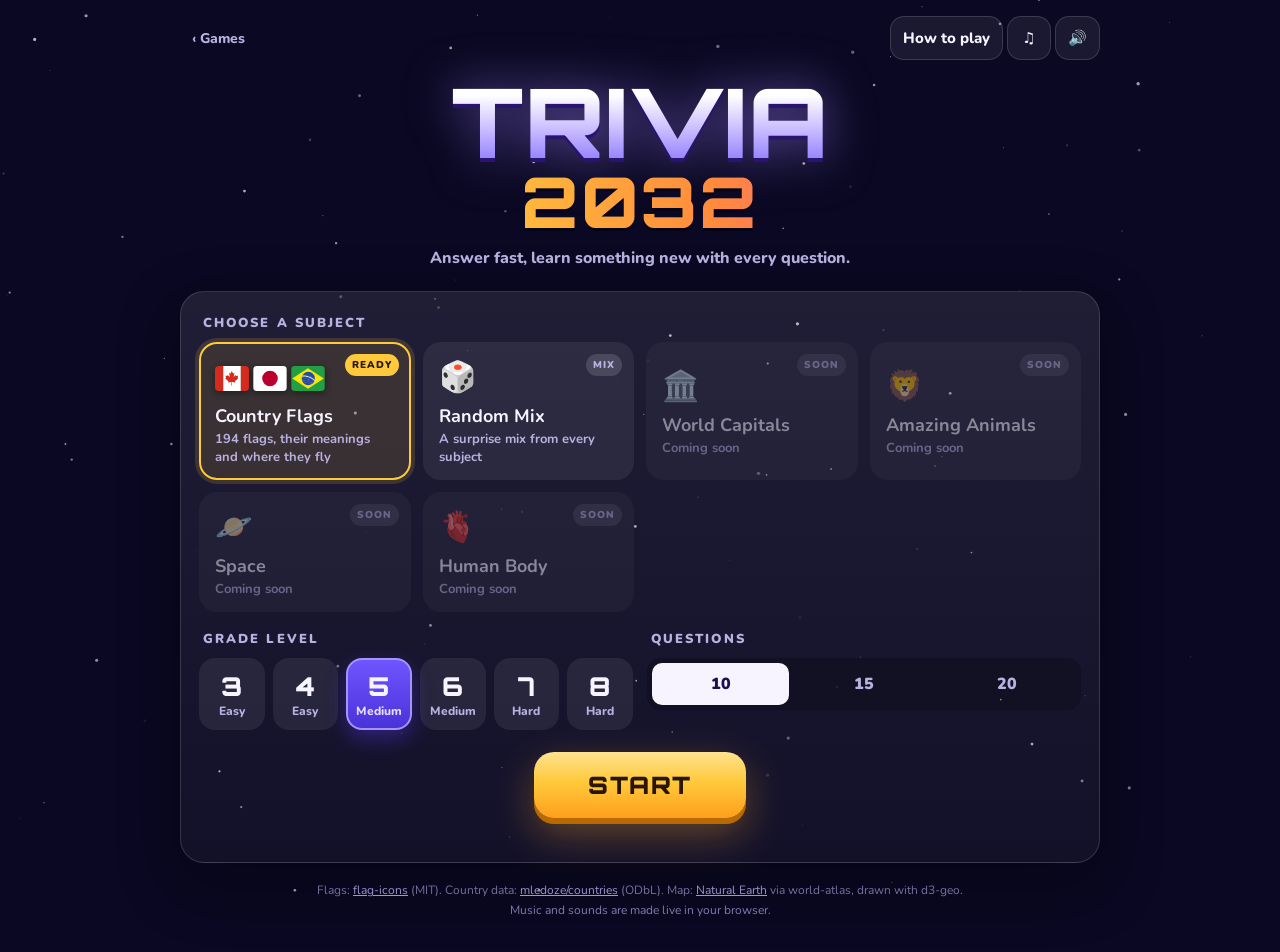
<file: trivia2032/index.html>
<!doctype html>
<html lang="en">
<head>
<meta charset="utf-8">
<meta name="viewport" content="width=device-width, initial-scale=1, viewport-fit=cover">
<title>Trivia 2032</title>
<link rel="preconnect" href="https://fonts.googleapis.com">
<link rel="preconnect" href="https://fonts.gstatic.com" crossorigin>
<link href="https://fonts.googleapis.com/css2?family=Orbitron:wght@700;900&family=Nunito:wght@600;700;800;900&display=swap" rel="stylesheet">
<style>
:root{
  --bg0:#0a0822; --bg1:#1a1150; --bg2:#2b1a74; --card:rgba(255,255,255,.07); --card2:rgba(255,255,255,.12); --line:rgba(255,255,255,.14);
  --ink:#f7f4ff; --muted:#b9b1e0; --gold:#ffc93c; --gold2:#ffe38f; --cyan:#3de0ff; --pink:#ff4fa3; --good:#2fd08a; --bad:#ff5a6e;
  --A:#3d7bff; --B:#ff9f1c; --C:#20bf78; --D:#e0457b;
  --display:'Orbitron','Arial Black',sans-serif; --body:'Nunito',system-ui,-apple-system,'Segoe UI',sans-serif;
  --spring:cubic-bezier(.2,.9,.25,1.15); --ease:cubic-bezier(.4,0,.2,1);
  color-scheme:dark;
}
*{box-sizing:border-box}
html,body{margin:0;min-height:100%;background:var(--bg0);color:var(--ink);font-family:var(--body);-webkit-tap-highlight-color:transparent}
body{min-height:100vh;min-height:100dvh;overflow-x:hidden}
body::before{content:"";position:fixed;inset:0;z-index:-1;background:radial-gradient(ellipse 120% 70% at 50% -10%,#4b2bb0 0%,var(--bg2) 25%,var(--bg1) 55%,var(--bg0) 100%)}
button{font-family:inherit;color:inherit}
button:focus-visible,a:focus-visible{outline:3px solid var(--cyan);outline-offset:3px}
[hidden]{display:none!important}
#stars{position:fixed;inset:0;z-index:0;pointer-events:none}
#fx{position:fixed;inset:0;z-index:50;pointer-events:none}
.screen{position:relative;z-index:1;min-height:100vh;min-height:100dvh;padding:max(16px,env(safe-area-inset-top)) 16px max(20px,env(safe-area-inset-bottom));
  display:flex;flex-direction:column;align-items:center;animation:screenIn .5s var(--ease) both}
@keyframes screenIn{from{opacity:0;transform:translateY(14px) scale(.985)}to{opacity:1;transform:none}}
.wrap{width:min(920px,100%)}
.icon-btn{border:1px solid var(--line);background:var(--card);border-radius:14px;height:44px;min-width:44px;padding:0 12px;font:800 15px var(--body);cursor:pointer;display:inline-flex;align-items:center;gap:6px;justify-content:center;transition:background .2s,transform .12s}
.icon-btn:hover{background:var(--card2)}
.icon-btn:active{transform:scale(.96)}
.icon-btn[aria-pressed="false"]{opacity:.55}

/* ---------------- MENU ---------------- */
.top-links{width:min(920px,100%);display:flex;justify-content:space-between;align-items:center;gap:8px}
.top-links a{color:var(--muted);text-decoration:none;font-weight:800;font-size:14px;padding:10px 12px;border-radius:12px}
.top-links a:hover{color:var(--ink);background:var(--card)}
.logo{margin:18px 0 6px;text-align:center;font-family:var(--display);font-weight:900;line-height:.9;letter-spacing:.04em;user-select:none}
.logo .t1{display:block;font-size:clamp(46px,11vw,96px);background:linear-gradient(180deg,#fff 20%,#c9bcff 60%,#8f7bff 100%);-webkit-background-clip:text;background-clip:text;color:transparent;
  filter:drop-shadow(0 4px 0 #2a1470) drop-shadow(0 0 24px rgba(160,130,255,.55))}
.logo .t2{display:block;font-size:clamp(34px,8vw,70px);margin-top:6px;background:linear-gradient(90deg,var(--gold) 0%,#ff8a3d 35%,var(--pink) 65%,var(--cyan) 100%);background-size:200% 100%;
  -webkit-background-clip:text;background-clip:text;color:transparent;animation:shimmer 6s linear infinite;filter:drop-shadow(0 3px 0 rgba(0,0,0,.35))}
@keyframes shimmer{to{background-position:200% 0}}
.tagline{color:var(--muted);font-weight:800;text-align:center;margin:8px 0 22px;font-size:16px}
.panel{background:linear-gradient(180deg,rgba(255,255,255,.09),rgba(255,255,255,.04));border:1px solid var(--line);border-radius:24px;padding:18px;box-shadow:0 20px 60px rgba(0,0,0,.35);backdrop-filter:blur(8px)}
.sec-title{font:900 13px var(--body);letter-spacing:.16em;text-transform:uppercase;color:var(--muted);margin:4px 4px 10px;display:flex;justify-content:space-between;align-items:baseline}
.subjects{display:grid;grid-template-columns:repeat(auto-fill,minmax(190px,1fr));gap:12px}
.subj{position:relative;text-align:left;border:2px solid transparent;background:var(--card);border-radius:18px;padding:14px 14px 12px;cursor:pointer;transition:transform .25s var(--spring),border-color .2s,background .2s;overflow:hidden;min-height:118px}
.subj:hover:not(:disabled){transform:translateY(-3px);background:var(--card2)}
.subj[aria-pressed="true"]{border-color:var(--gold);background:rgba(255,201,60,.12);box-shadow:0 0 0 4px rgba(255,201,60,.15)}
.subj:disabled{cursor:default;opacity:.5}
.subj .ic{font-size:30px;line-height:1;height:40px;display:flex;align-items:center;gap:4px}
.subj .ic img{width:34px;height:25px;border-radius:4px;box-shadow:0 2px 6px rgba(0,0,0,.4)}
.subj b{display:block;font-size:18px;margin-top:6px}
.subj small{display:block;color:var(--muted);font-weight:700;font-size:13px;margin-top:2px}
.subj .badge{position:absolute;right:10px;top:10px;font:900 10px var(--body);letter-spacing:.1em;text-transform:uppercase;background:rgba(255,255,255,.14);padding:4px 7px;border-radius:999px;color:var(--muted)}
.subj[aria-pressed="true"] .badge{background:var(--gold);color:#2a1a00}
.grades{display:grid;grid-template-columns:repeat(6,1fr);gap:8px}
.grade{border:2px solid transparent;background:var(--card);border-radius:16px;padding:10px 0 8px;cursor:pointer;transition:transform .25s var(--spring),background .2s;text-align:center}
.grade b{display:block;font:900 26px var(--display)}
.grade small{font-weight:800;color:var(--muted);font-size:12px}
.grade:hover{transform:translateY(-2px);background:var(--card2)}
.grade[aria-pressed="true"]{background:linear-gradient(180deg,#6f55ff,#4a32d9);border-color:#a594ff;box-shadow:0 8px 20px rgba(80,50,220,.45)}
.grade[aria-pressed="true"] small{color:#e5deff}
.row2{display:grid;grid-template-columns:1fr 1fr;gap:14px;margin-top:14px}
.seg{display:flex;gap:6px;background:rgba(0,0,0,.25);padding:5px;border-radius:14px}
.seg button{flex:1;border:0;background:transparent;border-radius:10px;padding:10px 0;font:900 16px var(--body);cursor:pointer;color:var(--muted);transition:background .2s,color .2s}
.seg button[aria-pressed="true"]{background:var(--ink);color:#1a1150}
.start{margin:22px auto 6px;display:block;border:0;border-radius:20px;padding:18px 54px;font:900 24px var(--display);letter-spacing:.06em;cursor:pointer;color:#2a1600;
  background:linear-gradient(180deg,var(--gold2),var(--gold) 45%,#ff9f1c);box-shadow:0 6px 0 #b86a00,0 16px 40px rgba(255,170,40,.35);transition:transform .15s var(--spring),box-shadow .15s}
.start:hover{transform:translateY(-2px)}
.start:active{transform:translateY(4px);box-shadow:0 2px 0 #b86a00,0 8px 20px rgba(255,170,40,.3)}
.best{text-align:center;color:var(--muted);font-weight:800;font-size:14px;min-height:20px}
.credits{margin-top:18px;color:#8a82b8;font-size:12px;text-align:center;line-height:1.6;max-width:680px}
.credits a{color:#b5aaf0}

/* ---------------- GAME ---------------- */
.hud{width:min(920px,100%);display:grid;grid-template-columns:auto 1fr auto;align-items:center;gap:12px}
.hud-mid{display:flex;flex-direction:column;gap:6px;align-items:stretch;min-width:0}
.hud-mid .lbl{display:flex;justify-content:space-between;font-weight:900;font-size:13px;color:var(--muted);letter-spacing:.06em;text-transform:uppercase}
.dots{display:flex;gap:4px}
.dots i{flex:1;height:8px;border-radius:99px;background:rgba(255,255,255,.14);transition:background .3s}
.dots i.ok{background:var(--good)} .dots i.no{background:var(--bad)} .dots i.cur{background:#fff;box-shadow:0 0 10px rgba(255,255,255,.6)}
.scorebox{text-align:right;min-width:92px}
.scorebox b{display:block;font:900 26px var(--display);color:var(--gold);line-height:1}
.scorebox small{font-weight:900;color:var(--muted);font-size:12px;letter-spacing:.08em}
.streak{display:inline-flex;align-items:center;gap:4px;font-weight:900;color:#ffb45a;font-size:14px;min-height:18px;transition:transform .3s var(--spring)}
.streak.pop{transform:scale(1.35)}
.stage{width:min(920px,100%);display:grid;grid-template-columns:1fr;gap:14px;margin-top:14px}
.qcard{position:relative;border-radius:26px;padding:20px 20px 18px;background:linear-gradient(180deg,rgba(255,255,255,.1),rgba(255,255,255,.04));border:1px solid var(--line);
  box-shadow:0 24px 70px rgba(0,0,0,.4);overflow:hidden}
.qcard.enter{animation:qIn .55s var(--spring) both}
@keyframes qIn{from{opacity:0;transform:translateX(40px) rotate(1deg);filter:blur(6px)}to{opacity:1;transform:none;filter:none}}
.qtop{display:flex;gap:16px;align-items:center}
.timer{position:relative;flex:none;width:74px;height:74px}
.timer svg{width:100%;height:100%;transform:rotate(-90deg)}
.timer circle{fill:none;stroke-width:8}
.timer .bgc{stroke:rgba(255,255,255,.12)}
.timer .fgc{stroke:var(--good);stroke-linecap:round;transition:stroke .4s}
.timer b{position:absolute;inset:0;display:grid;place-items:center;font:900 24px var(--display)}
.timer.hurry b{color:var(--bad);animation:beat .5s ease-in-out infinite}
@keyframes beat{50%{transform:scale(1.18)}}
.qtext{font-size:clamp(20px,3.4vw,28px);font-weight:900;line-height:1.25;margin:0}
.qmeta{font-size:13px;font-weight:900;letter-spacing:.12em;text-transform:uppercase;color:var(--cyan);margin-bottom:4px}
.media{display:grid;place-items:center;margin:18px 0 6px;perspective:900px}
.flagframe{position:relative;width:min(440px,78vw);aspect-ratio:4/3;border-radius:14px;overflow:hidden;background:#fff;
  box-shadow:0 1px 0 rgba(255,255,255,.4) inset,0 22px 50px rgba(0,0,0,.5),0 0 0 6px rgba(255,255,255,.08);transform-style:preserve-3d;animation:flagIn .7s var(--spring) both, sway 6s ease-in-out .7s infinite}
.flagframe img{width:100%;height:100%;object-fit:cover;display:block}
.flagframe::after{content:"";position:absolute;inset:0;background:linear-gradient(105deg,transparent 30%,rgba(255,255,255,.35) 45%,transparent 60%);transform:translateX(-120%);animation:sheen 4.5s ease-in-out 1s infinite}
@keyframes sheen{0%{transform:translateX(-120%)}35%,100%{transform:translateX(120%)}}
@keyframes flagIn{from{opacity:0;transform:rotateY(-35deg) scale(.8)}to{opacity:1;transform:none}}
@keyframes sway{0%,100%{transform:rotateY(0) rotateX(0)}25%{transform:rotateY(4deg) rotateX(1deg)}75%{transform:rotateY(-4deg) rotateX(-1deg)}}
.answers{display:grid;grid-template-columns:1fr 1fr;gap:12px}
.ans{position:relative;display:flex;align-items:center;gap:12px;text-align:left;min-height:66px;padding:12px 14px;border-radius:18px;border:2px solid rgba(255,255,255,.12);
  background:linear-gradient(180deg,rgba(255,255,255,.12),rgba(255,255,255,.05));font:800 18px/1.2 var(--body);cursor:pointer;
  transition:transform .22s var(--spring),background .2s,border-color .2s,box-shadow .2s,opacity .3s;animation:pop .45s var(--spring) both}
.ans:hover:not(:disabled){transform:translateY(-3px);border-color:rgba(255,255,255,.35);box-shadow:0 10px 26px rgba(0,0,0,.35)}
.ans:active:not(:disabled){transform:scale(.97)}
.ans:disabled{cursor:default}
@keyframes pop{from{opacity:0;transform:translateY(18px) scale(.94)}to{opacity:1;transform:none}}
.ans .key{flex:none;width:38px;height:38px;border-radius:12px;display:grid;place-items:center;font:900 18px var(--display);color:#fff;box-shadow:0 3px 0 rgba(0,0,0,.25)}
.ans:nth-child(1) .key{background:var(--A)} .ans:nth-child(2) .key{background:var(--B)} .ans:nth-child(3) .key{background:var(--C)} .ans:nth-child(4) .key{background:var(--D)}
.ans.flagans{flex-direction:column;align-items:stretch;padding:10px}
.ans.flagans .key{position:absolute;left:10px;top:10px;z-index:2}
.ans.flagans img{width:100%;aspect-ratio:4/3;object-fit:cover;border-radius:10px;background:#fff;box-shadow:0 6px 16px rgba(0,0,0,.35)}
.ans.right{border-color:var(--good);background:linear-gradient(180deg,rgba(47,208,138,.35),rgba(47,208,138,.15));box-shadow:0 0 0 4px rgba(47,208,138,.25),0 0 30px rgba(47,208,138,.35);animation:rightPulse .9s var(--spring)}
.ans.wrong{border-color:var(--bad);background:linear-gradient(180deg,rgba(255,90,110,.32),rgba(255,90,110,.12));animation:shake .5s ease}
.ans.dim{opacity:.38}
.ans.gone{opacity:0;transform:scale(.9);pointer-events:none}
.ans .mark{margin-left:auto;font-size:22px;font-weight:900}
.ans.flagans .mark{position:absolute;right:12px;top:10px;z-index:2;text-shadow:0 2px 6px rgba(0,0,0,.6)}
@keyframes rightPulse{0%{transform:scale(1)}35%{transform:scale(1.05)}100%{transform:scale(1)}}
@keyframes shake{20%{transform:translateX(-8px)}40%{transform:translateX(7px)}60%{transform:translateX(-5px)}80%{transform:translateX(3px)}}
.tools{display:flex;justify-content:space-between;align-items:center;margin-top:12px;gap:10px}
.lifeline{border:1px solid rgba(61,224,255,.4);background:rgba(61,224,255,.1);color:var(--cyan);border-radius:999px;padding:9px 16px;font:900 15px var(--body);cursor:pointer;transition:transform .2s var(--spring),opacity .3s}
.lifeline:hover:not(:disabled){transform:translateY(-2px)}
.lifeline:disabled{opacity:.35;cursor:default}
.hint{color:var(--muted);font-weight:700;font-size:13px}
.floater{position:fixed;z-index:60;font:900 28px var(--display);color:var(--gold);pointer-events:none;text-shadow:0 3px 0 rgba(0,0,0,.35);animation:floatUp 1.1s var(--ease) forwards}
@keyframes floatUp{from{opacity:0;transform:translate(-50%,0) scale(.7)}20%{opacity:1;transform:translate(-50%,-10px) scale(1.1)}to{opacity:0;transform:translate(-50%,-70px)}}

/* reveal */
.reveal{border-radius:26px;padding:18px 20px;background:linear-gradient(180deg,rgba(20,14,60,.92),rgba(14,10,44,.94));border:1px solid var(--line);box-shadow:0 24px 70px rgba(0,0,0,.45);
  animation:revealIn .6s var(--spring) both;display:grid;grid-template-columns:1fr auto;gap:16px;align-items:start}
@keyframes revealIn{from{opacity:0;transform:translateY(30px) scale(.97)}to{opacity:1;transform:none}}
.verdict{display:flex;align-items:center;gap:10px;font:900 26px var(--display);letter-spacing:.02em;margin:0 0 8px}
.verdict.ok{color:var(--good)} .verdict.no{color:var(--bad)} .verdict.late{color:#ffb45a}
.verdict .pts{font:900 16px var(--body);color:var(--gold);background:rgba(255,201,60,.14);border-radius:999px;padding:4px 10px}
.answerline{display:flex;align-items:center;gap:10px;font-weight:900;font-size:18px;margin-bottom:8px}
.answerline img{width:54px;height:40px;object-fit:cover;border-radius:6px;box-shadow:0 4px 12px rgba(0,0,0,.4);background:#fff}
.why{font-size:17px;line-height:1.55;color:#e8e3ff;margin:0}
.why b{color:#fff}
.chips{display:flex;flex-wrap:wrap;gap:6px;margin-top:10px}
.chips span{background:rgba(255,255,255,.1);border-radius:999px;padding:5px 11px;font-weight:800;font-size:13px}
.compare{display:flex;align-items:center;gap:8px;margin-top:10px;color:var(--muted);font-weight:800;font-size:14px}
.compare img{width:40px;height:30px;object-fit:cover;border-radius:4px;background:#fff}
.globebox{text-align:center;width:210px}
.globebox canvas{width:200px;height:200px;display:block;margin:0 auto}
.globebox small{display:block;color:var(--muted);font-weight:900;font-size:11px;letter-spacing:.14em;text-transform:uppercase;margin-top:2px}
.next{grid-column:1 / -1;justify-self:end;border:0;border-radius:16px;padding:14px 28px;font:900 19px var(--display);letter-spacing:.04em;cursor:pointer;color:#10231a;
  background:linear-gradient(180deg,#8ff5c4,var(--good));box-shadow:0 5px 0 #13824f,0 12px 30px rgba(47,208,138,.3);transition:transform .15s var(--spring)}
.next:hover{transform:translateY(-2px)} .next:active{transform:translateY(3px);box-shadow:0 2px 0 #13824f}

/* ---------------- RESULTS ---------------- */
.res-card{width:min(720px,100%);text-align:center;margin-top:20px}
.res-title{font:900 clamp(30px,6vw,46px) var(--display);margin:6px 0 4px;background:linear-gradient(90deg,var(--gold),var(--pink),var(--cyan));-webkit-background-clip:text;background-clip:text;color:transparent}
.stars{display:flex;justify-content:center;gap:10px;margin:10px 0}
.stars i{font-style:normal;font-size:52px;filter:grayscale(1) brightness(.5);transform:scale(.6);transition:transform .5s var(--spring),filter .5s}
.stars i.on{filter:none;transform:scale(1)}
.bigscore{font:900 64px var(--display);color:var(--gold);line-height:1}
.stats{display:grid;grid-template-columns:repeat(3,1fr);gap:10px;margin:16px 0}
.stats div{background:var(--card);border-radius:16px;padding:12px}
.stats b{display:block;font:900 24px var(--display)}
.stats small{color:var(--muted);font-weight:800;font-size:12px;letter-spacing:.08em;text-transform:uppercase}
.newbest{display:inline-block;background:var(--pink);color:#fff;font-weight:900;border-radius:999px;padding:6px 14px;margin-top:6px;animation:pop .6s var(--spring) both .6s}
.review{text-align:left;margin:14px 0 0;padding:0 4px 0 0;display:flex;flex-direction:column;gap:8px;max-height:44vh;overflow:auto;padding-right:4px}
.review li{list-style:none;display:grid;grid-template-columns:28px 52px 1fr;gap:10px;align-items:center;background:var(--card);border-radius:14px;padding:8px 10px;font-weight:700;font-size:14px}
.review li img{width:52px;height:39px;object-fit:cover;border-radius:5px;background:#fff}
.review li .ok{color:var(--good);font-size:20px;font-weight:900} .review li .no{color:var(--bad);font-size:20px;font-weight:900}
.review li em{font-style:normal;color:var(--muted);display:block;font-size:13px}
.btnrow{display:flex;gap:10px;justify-content:center;margin-top:18px;flex-wrap:wrap}
.btn2{border:1px solid var(--line);background:var(--card2);border-radius:16px;padding:14px 22px;font:900 17px var(--body);cursor:pointer;transition:transform .15s var(--spring)}
.btn2:hover{transform:translateY(-2px)}
.btn2.gold{background:linear-gradient(180deg,var(--gold2),var(--gold));color:#2a1600;border:0;box-shadow:0 5px 0 #b86a00}

/* how to */
.modal{position:fixed;inset:0;z-index:40;display:grid;place-items:center;background:rgba(5,3,20,.7);padding:16px;animation:screenIn .3s var(--ease)}
.modal .panel{width:min(520px,100%)}
.modal h2{font:900 24px var(--display);margin:4px 0 10px}
.modal ul{margin:0;padding-left:20px;line-height:1.7;font-weight:700}

@media (max-width:720px){
  .answers{grid-template-columns:1fr}
  .answers.flags{grid-template-columns:1fr 1fr}
  .reveal{grid-template-columns:1fr}
  .globebox{width:100%}
  .globebox canvas{width:170px;height:170px}
  .next{justify-self:stretch}
  .row2{grid-template-columns:1fr}
  .grades{grid-template-columns:repeat(3,1fr)}
  .qtop{gap:12px} .timer{width:62px;height:62px} .timer b{font-size:20px}
  .ans{min-height:56px;font-size:17px}
  #hSubject,#kbHint{display:none} .hud-mid .lbl{justify-content:flex-end}
}
@media (prefers-reduced-motion:reduce){*,*::before,*::after{animation-duration:.01ms!important;animation-iteration-count:1!important;transition-duration:.01ms!important}}
</style>
</head>
<body>
<canvas id="stars" aria-hidden="true"></canvas>
<canvas id="fx" aria-hidden="true"></canvas>

<!-- ============ MENU ============ -->
<main id="menu" class="screen">
  <nav class="top-links">
    <a href="../">‹ Games</a>
    <span>
      <button class="icon-btn" id="bHow">How to play</button>
      <button class="icon-btn" id="bMusic" aria-pressed="true" aria-label="Music">♫</button>
      <button class="icon-btn" id="bSfx" aria-pressed="true" aria-label="Sound effects">🔊</button>
    </span>
  </nav>
  <h1 class="logo" aria-label="Trivia 2032"><span class="t1">TRIVIA</span><span class="t2">2032</span></h1>
  <p class="tagline">Answer fast, learn something new with every question.</p>
  <div class="wrap panel">
    <div class="sec-title"><span>Choose a subject</span></div>
    <div class="subjects" id="subjects" role="group" aria-label="Subject"></div>
    <div class="row2">
      <div>
        <div class="sec-title"><span>Grade level</span></div>
        <div class="grades" id="grades" role="group" aria-label="Grade"></div>
      </div>
      <div>
        <div class="sec-title"><span>Questions</span></div>
        <div class="seg" id="lengths" role="group" aria-label="Number of questions"><button data-v="10">10</button><button data-v="15">15</button><button data-v="20">20</button></div>
      </div>
    </div>
    <button class="start" id="bStart">START</button>
    <div class="best" id="best"></div>
  </div>
  <p class="credits">Flags: <a href="https://github.com/lipis/flag-icons">flag-icons</a> (MIT). Country data: <a href="https://github.com/mledoze/countries">mledoze/countries</a> (ODbL). Map: <a href="https://www.naturalearthdata.com/">Natural Earth</a> via world-atlas, drawn with d3-geo. Music and sounds are made live in your browser.</p>
</main>

<!-- ============ GAME ============ -->
<main id="game" class="screen" hidden>
  <div class="hud">
    <button class="icon-btn" id="bQuit" aria-label="Quit to menu">✕</button>
    <div class="hud-mid">
      <div class="lbl"><span id="hSubject">Country Flags</span><span id="hCount">Question 1 of 10</span></div>
      <div class="dots" id="dots"></div>
    </div>
    <div class="scorebox"><b id="hScore">0</b><small>SCORE</small><div class="streak" id="hStreak"></div></div>
  </div>
  <div class="stage">
    <section class="qcard" id="qcard" aria-live="polite">
      <div class="qtop">
        <div class="timer" id="timer" role="timer" aria-label="Time left"><svg viewBox="0 0 80 80"><circle class="bgc" cx="40" cy="40" r="34"/><circle class="fgc" id="tRing" cx="40" cy="40" r="34" stroke-dasharray="213.6" stroke-dashoffset="0"/></svg><b id="tNum">20</b></div>
        <div><div class="qmeta" id="qMeta">Grade 5 · Flags</div><h2 class="qtext" id="qText"></h2></div>
      </div>
      <div class="media" id="media"></div>
      <div class="answers" id="answers"></div>
      <div class="tools">
        <button class="lifeline" id="b5050" title="Remove two wrong answers (once per round)">50 : 50</button>
        <span class="hint" id="kbHint">Keys 1–4 or A–D to answer</span>
      </div>
    </section>
    <section class="reveal" id="reveal" hidden aria-live="assertive">
      <div>
        <div class="verdict" id="vTitle"></div>
        <div class="answerline" id="vAnswer"></div>
        <p class="why" id="vWhy"></p>
        <div class="chips" id="vChips"></div>
        <div class="compare" id="vCompare"></div>
      </div>
      <div class="globebox" id="globeBox"><canvas id="globe" width="400" height="400" aria-label="Globe showing where the country is"></canvas><small id="globeLbl">Where in the world</small></div>
      <button class="next" id="bNext">NEXT ▶</button>
    </section>
  </div>
</main>

<!-- ============ RESULTS ============ -->
<main id="results" class="screen" hidden>
  <div class="panel res-card">
    <div class="sec-title" style="justify-content:center"><span id="rSub">Country Flags · Grade 5</span></div>
    <div class="res-title" id="rTitle">Flag Master!</div>
    <div class="stars" id="rStars"><i>⭐</i><i>⭐</i><i>⭐</i></div>
    <div class="bigscore" id="rScore">0</div>
    <div id="rBest"></div>
    <div class="stats">
      <div><b id="rAcc">0%</b><small>Correct</small></div>
      <div><b id="rStreak">0</b><small>Best streak</small></div>
      <div><b id="rTime">0s</b><small>Avg. answer</small></div>
    </div>
    <div class="sec-title"><span>Review</span><span id="rCount"></span></div>
    <ul class="review" id="rReview"></ul>
    <div class="btnrow">
      <button class="btn2 gold" id="bAgain">Play again</button>
      <button class="btn2" id="bMenu">Change subject or grade</button>
    </div>
  </div>
</main>

<div class="modal" id="how" hidden role="dialog" aria-label="How to play">
  <div class="panel">
    <h2>How to play</h2>
    <ul>
      <li>Pick a subject and your grade (3 to 8). Higher grades get trickier questions and less time.</li>
      <li>Tap an answer, or press 1–4 / A–D. Answer quickly for bonus points.</li>
      <li>Get several right in a row for a streak bonus.</li>
      <li>Stuck? Use <b>50 : 50</b> once per round to remove two wrong answers.</li>
      <li>After each question, read why the answer is right and see where the country is on the globe.</li>
    </ul>
    <div class="btnrow"><button class="btn2 gold" id="bHowClose">Got it!</button></div>
  </div>
</div>

<script src="vendor/d3-array.min.js"></script>
<script src="vendor/d3-geo.min.js"></script>
<script src="vendor/topojson-client.min.js"></script>
<script src="vendor/countries-110m.js"></script>
<script src="data/flags.js"></script>
<script>
(function(){
'use strict';
const $=s=>document.querySelector(s);
const rnd=n=>Math.floor(Math.random()*n);
const shuffle=a=>{for(let i=a.length-1;i>0;i--){const j=rnd(i+1);[a[i],a[j]]=[a[j],a[i]];}return a;};
const clamp=(v,a,b)=>Math.max(a,Math.min(b,v));
const store={get(k,d){try{const v=localStorage.getItem(k);return v==null?d:JSON.parse(v);}catch(e){return d;}},set(k,v){try{localStorage.setItem(k,JSON.stringify(v));}catch(e){}}};
const esc=s=>String(s).replace(/[&<>"]/g,c=>({'&':'&amp;','<':'&lt;','>':'&gt;','"':'&quot;'}[c]));
const flagSrc=c=>'flags/'+c.toLowerCase()+'.svg';
const preload=c=>{if(c){const i=new Image();i.src=flagSrc(c);}};

/* =====================================================================
   SUBJECT: COUNTRY FLAGS
   ===================================================================== */
const FD=window.TRIVIA_DATA.flags;
const BY=Object.fromEntries(FD.countries.map(c=>[c.c,c]));
const CONTINENTS=['Africa','Asia','Europe','North America','South America','Oceania'];
const TIER_MAX={3:1,4:2,5:3,6:3,7:4,8:5};
const MIX={3:{id:45,pick:25,cont:12,cur:18},4:{id:42,pick:23,cont:10,cur:25},5:{id:38,pick:20,cont:8,cur:27,cap:7},
           6:{id:36,pick:20,cont:5,cur:28,cap:11},7:{id:34,pick:20,cur:31,cap:15},8:{id:34,pick:20,cur:31,cap:15}};
function mates(code){const s=new Set();for(const g of FD.lookalike)if(g.includes(code))for(const k of g)if(k!==code)s.add(k);return [...s];}
function pickWeighted(obj){const tot=Object.values(obj).reduce((a,b)=>a+b,0);let r=Math.random()*tot;for(const k in obj){r-=obj[k];if(r<=0)return k;}return Object.keys(obj)[0];}
function chooseCountry(pool,used,grade){
  const tm=TIER_MAX[grade];const cand=pool.filter(c=>!used.has(c.c));if(!cand.length)return null;
  const w=cand.map(c=>grade<=3?1:c.t===tm?3:c.t===tm-1?2:1);const tot=w.reduce((a,b)=>a+b,0);let r=Math.random()*tot;
  for(let i=0;i<cand.length;i++){r-=w[i];if(r<=0)return cand[i];}return cand[cand.length-1];
}
function distractors(ans,grade,n){
  const tm=TIER_MAX[grade],m=mates(ans.c).filter(k=>BY[k]&&BY[k].t<=Math.min(5,tm+1));
  const out=[];
  const hard=grade>=8?2:grade>=6?1:0;
  shuffle(m);for(let i=0;i<hard&&i<m.length;i++)out.push(BY[m[i]]);
  const avoid=new Set([ans.c,...out.map(o=>o.c)]);if(grade<=5)for(const k of mates(ans.c))avoid.add(k);
  const pool=shuffle(FD.countries.filter(c=>c.t<=Math.max(tm,grade<=3?2:tm)&&!avoid.has(c.c)));
  // younger grades: prefer answers from other continents so the choice isn't a coin-flip between neighbours
  if(grade<=4)pool.sort((a,b)=>(a.ct===ans.ct)-(b.ct===ans.ct));
  while(out.length<n&&pool.length)out.push(pool.shift());
  return out;
}
function explainCountry(c){return {code:c.c,title:c.n,text:c.f,chips:[c.cap&&('Capital: '+c.cap),'Continent: '+c.ct].filter(Boolean)};}
function makeFlagQuestion(type,c,grade){
  if(type==='id'){const d=distractors(c,grade,3);const opts=shuffle([c,...d]);
    return {type,prompt:'Which country does this flag belong to?',img:c.c,choices:opts.map(o=>({label:o.n,code:o.c})),answer:opts.indexOf(c),
      ansLabel:c.n,ansCode:c.c,ex:explainCountry(c),tag:'Flag match'};}
  if(type==='pick'){const d=distractors(c,grade,3);const opts=shuffle([c,...d]);
    return {type,prompt:`Which of these is the flag of ${c.n}?`,img:null,flagChoices:true,choices:opts.map(o=>({label:o.n,code:o.c,flagOnly:true})),answer:opts.indexOf(c),
      ansLabel:c.n,ansCode:c.c,ex:explainCountry(c),tag:'Find the flag'};}
  if(type==='cont'){const others=shuffle(CONTINENTS.filter(k=>k!==c.ct)).slice(0,3);const opts=shuffle([c.ct,...others]);
    return {type,prompt:'This flag belongs to a country on which continent?',img:c.c,choices:opts.map(o=>({label:o})),answer:opts.indexOf(c.ct),
      ansLabel:`${c.n} · ${c.ct}`,ansCode:c.c,ex:explainCountry(c),tag:'Continents'};}
  if(type==='cap'){
    const pool=shuffle(FD.countries.filter(o=>o.c!==c.c&&o.cap&&o.t<=5));pool.sort((a,b)=>(b.ct===c.ct)-(a.ct===c.ct));
    const opts=shuffle([c.cap,...pool.slice(0,3).map(o=>o.cap)]);
    return {type,prompt:'What is the capital city of the country with this flag?',img:c.c,choices:opts.map(o=>({label:o})),answer:opts.indexOf(c.cap),
      ansLabel:`${c.cap}, ${c.n}`,ansCode:c.c,ex:explainCountry(c),tag:'Flags & capitals'};}
}
function makeCurated(q){
  const ord=shuffle([0,1,2,3]);const code=q.img||q.after;const c=code&&BY[code];
  return {type:'cur',prompt:q.q,img:q.img||null,choices:ord.map(i=>({label:q.c[i]})),answer:ord.indexOf(q.a),ansLabel:q.c[q.a],ansCode:code||null,
    ex:{code:code||null,title:c?c.n:null,text:q.why,chips:c?[c.cap&&('Capital: '+c.cap),'Continent: '+c.ct].filter(Boolean):[]},tag:'Flag facts'};
}
function genFlags(grade,n){
  const tm=TIER_MAX[grade];const pool=FD.countries.filter(c=>c.t<=tm||(grade===3&&c.t===2&&Math.random()<.25));
  const cur=shuffle(FD.curated.filter(q=>q.g<=grade&&q.g>=grade-3));
  const used=new Set(),qs=[];let ci=0;
  let guard=0;
  while(qs.length<n&&guard++<500){
    let type=pickWeighted(MIX[grade]);
    if(type==='cur'){if(ci<cur.length){const q=cur[ci++];const k=q.img||q.after;if(k&&used.has(k))continue;if(k)used.add(k);qs.push(makeCurated(q));continue;}type='id';}
    const c=chooseCountry(type==='cap'?pool.filter(x=>x.cap):type==='cont'?pool.filter(x=>!x.tc):pool,used,grade);if(!c)break;
    used.add(c.c);qs.push(makeFlagQuestion(type,c,grade));
  }
  return qs;
}

/* ---------- subject registry (add new subjects here) ---------- */
const SUBJECTS=[
  {id:'flags',name:'Country Flags',desc:'194 flags, their meanings and where they fly',icon:()=>['CA','JP','BR'].map(c=>`<img alt="" src="${flagSrc(c)}">`).join(''),gen:genFlags,ready:true},
  {id:'random',name:'Random Mix',desc:'A surprise mix from every subject',icon:()=>'🎲',ready:true,random:true},
  {id:'capitals',name:'World Capitals',desc:'Coming soon',icon:()=>'🏛️',ready:false},
  {id:'animals',name:'Amazing Animals',desc:'Coming soon',icon:()=>'🦁',ready:false},
  {id:'space',name:'Space',desc:'Coming soon',icon:()=>'🪐',ready:false},
  {id:'body',name:'Human Body',desc:'Coming soon',icon:()=>'🫀',ready:false},
];
function generate(subject,grade,n){
  const real=SUBJECTS.filter(s=>s.ready&&!s.random);
  if(subject.random){const per={};for(let i=0;i<n;i++){const s=real[rnd(real.length)];per[s.id]=(per[s.id]||0)+1;}
    let qs=[];for(const id in per){const s=real.find(x=>x.id===id);qs=qs.concat(s.gen(grade,per[id]).map(q=>Object.assign(q,{subject:s.name})));}return shuffle(qs);}
  return subject.gen(grade,n).map(q=>Object.assign(q,{subject:subject.name}));
}

/* =====================================================================
   AUDIO — original "thinking" music + sound effects, all synthesized
   ===================================================================== */
const Snd=(()=>{
  let ctx=null,master,musicBus,sfxBus,rev,noiseBuf,musicOn=store.get('t32_music',true),sfxOn=store.get('t32_sfx',true);
  let playing=false,nextT=0,step=0,timer=null,lastHover=0;
  const BPM=132,E=60/BPM/2; // eighth note
  const mf=m=>440*Math.pow(2,(m-69)/12);
  function init(){if(ctx)return true;const AC=window.AudioContext||window.webkitAudioContext;if(!AC)return false;try{ctx=new AC();}catch(e){return false;}
    const comp=ctx.createDynamicsCompressor();comp.threshold.value=-14;comp.ratio.value=3;comp.connect(ctx.destination);
    master=ctx.createGain();master.gain.value=.9;master.connect(comp);
    musicBus=ctx.createGain();musicBus.gain.value=0;musicBus.connect(master);
    sfxBus=ctx.createGain();sfxBus.gain.value=sfxOn?.9:0;sfxBus.connect(master);
    rev=ctx.createConvolver();const len=ctx.sampleRate*1.6,b=ctx.createBuffer(2,len,ctx.sampleRate);for(let ch=0;ch<2;ch++){const d=b.getChannelData(ch);for(let i=0;i<len;i++)d[i]=(Math.random()*2-1)*Math.pow(1-i/len,3);}rev.buffer=b;
    const rg=ctx.createGain();rg.gain.value=.22;rev.connect(rg);rg.connect(master);
    noiseBuf=ctx.createBuffer(1,ctx.sampleRate,ctx.sampleRate);const nd=noiseBuf.getChannelData(0);for(let i=0;i<nd.length;i++)nd[i]=Math.random()*2-1;
    return true;}
  function resume(){if(init()&&ctx.state==='suspended')ctx.resume();}
  function env(g,t,a,p,d){g.gain.setValueAtTime(.0001,t);g.gain.exponentialRampToValueAtTime(p,t+a);g.gain.exponentialRampToValueAtTime(.0001,t+a+d);}
  function tone(type,f,t,a,p,d,dest,o){o=o||{};const s=ctx.createOscillator();s.type=type;s.frequency.setValueAtTime(f,t);if(o.to)s.frequency.exponentialRampToValueAtTime(o.to,t+(o.toT||a+d));if(o.det)s.detune.value=o.det;
    const g=ctx.createGain();env(g,t,a,p,d);let n=s;if(o.lp){const fl=ctx.createBiquadFilter();fl.type='lowpass';fl.frequency.value=o.lp;fl.Q.value=o.q||.7;s.connect(fl);n=fl;}
    n.connect(g);g.connect(dest);if(o.rev)g.connect(rev);s.start(t);s.stop(t+a+d+.05);return s;}
  function noise(t,a,p,d,type,f,q,dest,f2){const s=ctx.createBufferSource();s.buffer=noiseBuf;const fl=ctx.createBiquadFilter();fl.type=type;fl.frequency.setValueAtTime(f,t);if(f2)fl.frequency.exponentialRampToValueAtTime(f2,t+a+d);fl.Q.value=q||1;
    const g=ctx.createGain();env(g,t,a,p,d);s.connect(fl);fl.connect(g);g.connect(dest);s.start(t,Math.random()*.5);s.stop(t+a+d+.05);}
  // ---- original "think" tune: walking bass, bouncy vibraphone melody, ticking clock ----
  const CH=[[53,57,60],[58,62,65],[55,58,60,64],[53,57,60],[50,53,57],[58,62,65],[55,58,60,64],[53,57,60]];
  const BASS=[[41,45,48,45],[46,50,53,50],[48,52,55,52],[41,48,53,48],[38,41,45,41],[46,45,43,41],[48,47,48,52],[41,43,45,48]];
  const MEL=[ // [eighth-step, midi, length in eighths]
    [[0,77,2],[2,72,2],[4,69,2],[6,72,2]],
    [[0,74,3],[3,72,1],[4,70,2],[6,69,2]],
    [[0,67,2],[2,69,1],[3,70,1],[4,72,2],[6,76,2]],
    [[0,77,4],[4,72,2]],
    [[0,81,2],[2,79,1],[3,77,1],[4,76,2],[6,74,2]],
    [[0,72,2],[2,70,2],[4,69,2],[6,67,2]],
    [[0,65,1],[1,69,1],[2,72,1],[3,77,1],[4,76,2],[6,79,2]],
    [[0,77,4],[5,72,1],[6,74,1],[7,76,1]]];
  function vib(t,m,len,v){const d=len*E;tone('sine',mf(m),t,.005,v,d*1.6,musicBus,{rev:true});tone('sine',mf(m)*4,t,.003,v*.18,d*.5,musicBus);tone('triangle',mf(m),t,.004,v*.35,d*.8,musicBus);}
  function bass(t,m){tone('triangle',mf(m),t,.01,.26,E*1.8,musicBus,{lp:700});tone('sine',mf(m),t,.01,.22,E*1.9,musicBus);}
  function stab(t,ch){for(const m of ch)tone('square',mf(m+12),t,.004,.022,E*.6,musicBus,{lp:2200});}
  function tick(t,acc){noise(t,.001,acc?.12:.07,.03,'bandpass',acc?2600:3600,6,musicBus);}
  function brush(t){noise(t,.01,.035,E*.9,'highpass',6000,.7,musicBus);}
  function schedStep(i,t){const bar=Math.floor(i/8)%8,s=i%8;
    if(s%2===0)bass(t,BASS[bar][s/2]);
    if(s===2||s===6)stab(t,CH[bar]);
    tick(t,s%2===0);if(s%2===1)brush(t);
    for(const [st,m,len] of MEL[bar])if(st===s)vib(t,m,len,.11);}
  function loop(){if(!ctx)return;while(nextT<ctx.currentTime+.15){schedStep(step,nextT);step++;nextT+=E;}}
  function musicStart(){if(!init())return;resume();step=0;nextT=ctx.currentTime+.06;musicBus.gain.cancelScheduledValues(ctx.currentTime);
    musicBus.gain.setTargetAtTime(musicOn?.55:0,ctx.currentTime,.08);if(!timer)timer=setInterval(loop,40);playing=true;}
  function musicStop(fade){if(!ctx)return;musicBus.gain.cancelScheduledValues(ctx.currentTime);musicBus.gain.setTargetAtTime(0,ctx.currentTime,fade||.15);
    setTimeout(()=>{if(timer&&musicBus.gain.value<.01){clearInterval(timer);timer=null;playing=false;}},900);}
  // ---- effects ----
  const fx={
    hover(){if(!ctx||!sfxOn)return;const n=performance.now();if(n-lastHover<60)return;lastHover=n;tone('sine',1900,ctx.currentTime,.002,.03,.03,sfxBus);},
    click(){if(!ctx)return;const t=ctx.currentTime;tone('sine',520,t,.002,.35,.09,sfxBus,{to:980,toT:.06});noise(t,.001,.12,.03,'bandpass',3000,2,sfxBus);},
    ding(){if(!ctx)return;const t=ctx.currentTime;
      const bell=(f,t0,v)=>{[[1,1,1.6],[2.76,.45,.9],[5.4,.25,.45],[8.93,.12,.25],[.5,.2,1.4]].forEach(([r,a,d])=>tone('sine',f*r,t0,.002,v*a,d,sfxBus,{rev:true}));};
      bell(1318.5,t,.42);bell(1975.5,t+.11,.26);},
    tuba(){if(!ctx)return;const t=ctx.currentTime;const notes=[[43,.34],[42,.34],[41,.34],[40,1.25]];let tt=t;
      notes.forEach(([m,d],i)=>{const last=i===3;const o=ctx.createOscillator();o.type='sawtooth';const o2=ctx.createOscillator();o2.type='square';
        o.frequency.setValueAtTime(mf(m)*1.04,tt);o.frequency.exponentialRampToValueAtTime(mf(m),tt+.07);o2.frequency.setValueAtTime(mf(m)*.5,tt);
        if(last){const l=ctx.createOscillator();l.frequency.value=5.5;const lg=ctx.createGain();lg.gain.setValueAtTime(0,tt);lg.gain.linearRampToValueAtTime(mf(m)*.03,tt+.4);l.connect(lg);lg.connect(o.frequency);l.start(tt);l.stop(tt+d+.1);
          o.frequency.setValueAtTime(mf(m),tt+.5);o.frequency.exponentialRampToValueAtTime(mf(m)*.94,tt+d);}
        const fl=ctx.createBiquadFilter();fl.type='lowpass';fl.Q.value=4;fl.frequency.setValueAtTime(260,tt);fl.frequency.exponentialRampToValueAtTime(900,tt+.12);fl.frequency.exponentialRampToValueAtTime(last?380:320,tt+d);
        const g=ctx.createGain();g.gain.setValueAtTime(.0001,tt);g.gain.exponentialRampToValueAtTime(.5,tt+.05);g.gain.setValueAtTime(.5,tt+d*.7);g.gain.exponentialRampToValueAtTime(.0001,tt+d);
        const g2=ctx.createGain();g2.gain.value=.35;o.connect(fl);o2.connect(g2);g2.connect(fl);fl.connect(g);g.connect(sfxBus);o.start(tt);o2.start(tt);o.stop(tt+d+.05);o2.stop(tt+d+.05);tt+=d+.04;});},
    tick(hi){if(!ctx)return;const t=ctx.currentTime;tone('sine',hi?1500:1100,t,.001,.2,.05,sfxBus);noise(t,.001,.1,.02,'bandpass',2500,5,sfxBus);},
    whoosh(){if(!ctx)return;const t=ctx.currentTime;noise(t,.08,.25,.35,'bandpass',400,1.2,sfxBus,3500);},
    swish(){if(!ctx)return;const t=ctx.currentTime;noise(t,.03,.1,.22,'bandpass',1800,1,sfxBus,600);},
    sparkle(){if(!ctx)return;const t=ctx.currentTime;[84,88,91,96,100].forEach((m,i)=>tone('sine',mf(m),t+i*.05,.002,.12,.3,sfxBus,{rev:true}));},
    fanfare(stars){if(!ctx)return;const t=ctx.currentTime;const seq=stars>=2?[[60,.14],[64,.14],[67,.14],[72,.6]]:[[60,.2],[64,.2],[67,.5]];let tt=t;
      for(const [m,d] of seq){for(const o of [0,7])tone('sawtooth',mf(m+o),tt,.02,.08,d,sfxBus,{lp:2400,rev:true});tt+=d*.9;}
      if(stars>=3)setTimeout(()=>fx.sparkle(),700);},
  };
  return Object.assign({init,resume,musicStart,musicStop,
    setMusic(v){musicOn=v;store.set('t32_music',v);if(ctx&&playing)musicBus.gain.setTargetAtTime(v?.55:0,ctx.currentTime,.1);},
    setSfx(v){sfxOn=v;store.set('t32_sfx',v);if(ctx)sfxBus.gain.setTargetAtTime(v?.9:0,ctx.currentTime,.05);},
    music:()=>musicOn,sfx:()=>sfxOn,ctx:()=>ctx},fx);
})();

/* =====================================================================
   BACKGROUND STARS + CONFETTI
   ===================================================================== */
const sc=$('#stars'),sx=sc.getContext('2d'),fc=$('#fx'),fxc=fc.getContext('2d');let VW=0,VH=0,DPR=1,starsA=[],conf=[];
function resize(){DPR=Math.min(2,devicePixelRatio||1);VW=innerWidth;VH=innerHeight;for(const c of [sc,fc]){c.width=VW*DPR;c.height=VH*DPR;c.style.width=VW+'px';c.style.height=VH+'px';}
  starsA=Array.from({length:Math.round(VW*VH/9000)},()=>({x:Math.random()*VW,y:Math.random()*VH,r:Math.random()*1.4+.3,p:Math.random()*6,s:Math.random()*.3+.05}));}
addEventListener('resize',resize);resize();
function confetti(n,x,y){const cols=['#ffc93c','#ff4fa3','#3de0ff','#2fd08a','#a594ff','#ffffff'];for(let i=0;i<n;i++){const a=Math.random()*Math.PI*2,sp=4+Math.random()*9;
  conf.push({x:x??VW/2,y:y??VH*.35,vx:Math.cos(a)*sp,vy:Math.sin(a)*sp-6,r:Math.random()*6.28,vr:(Math.random()-.5)*.4,w:6+Math.random()*6,h:4+Math.random()*5,c:cols[i%cols.length],life:1});}}
let lastT=performance.now();
function frame(now){requestAnimationFrame(frame);const dt=Math.min(.05,(now-lastT)/1000);lastT=now;
  sx.setTransform(DPR,0,0,DPR,0,0);sx.clearRect(0,0,VW,VH);for(const s of starsA){s.y+=s.s*dt*20;if(s.y>VH)s.y=0;const a=.35+.35*Math.sin(now/900+s.p);sx.globalAlpha=a;sx.fillStyle='#fff';sx.beginPath();sx.arc(s.x,s.y,s.r,0,6.28);sx.fill();}
  sx.globalAlpha=1;
  fxc.setTransform(DPR,0,0,DPR,0,0);fxc.clearRect(0,0,VW,VH);
  for(let i=conf.length-1;i>=0;i--){const p=conf[i];p.vy+=18*dt;p.vx*=.99;p.x+=p.vx*dt*60;p.y+=p.vy*dt*60;p.r+=p.vr;p.life-=dt*.45;if(p.life<=0||p.y>VH+20){conf.splice(i,1);continue;}
    fxc.save();fxc.globalAlpha=Math.min(1,p.life*2);fxc.translate(p.x,p.y);fxc.rotate(p.r);fxc.fillStyle=p.c;fxc.fillRect(-p.w/2,-p.h/2,p.w,p.h*Math.abs(Math.cos(p.r*2)));fxc.restore();}
  if(G.phase==='ask')tickTimer(now);
  drawGlobe(now);
}

/* =====================================================================
   GLOBE (where in the world)
   ===================================================================== */
const gcv=$('#globe'),gx=gcv.getContext('2d');let GEO=null,globeRot=[0,-20],globeFrom=null,globeTo=null,globeT0=0,globeCode=null;
function geo(){if(GEO)return GEO;try{const w=window.WORLD_110M;const fc=topojson.feature(w,w.objects.countries);const byId={};for(const f of fc.features)byId[String(f.id).padStart(3,'0')]=f;
  GEO={fc,byId,land:topojson.merge(w,w.objects.countries.geometries),grat:d3.geoGraticule10()};}catch(e){GEO={fail:true};}return GEO;}
function showGlobe(code){const c=code&&BY[code];$('#globeBox').hidden=!c;if(!c)return;globeCode=code;const to=[-c.ll[1],-c.ll[0]*0.85];
  globeFrom=globeRot.slice();globeTo=to;globeT0=performance.now();$('#globeLbl').textContent=c.n+' · '+c.ct;}
function drawGlobe(now){
  if(G.phase!=='reveal'||!globeCode||$('#globeBox').hidden)return;const g=geo();if(g.fail)return;
  const k=clamp((now-globeT0)/1100,0,1),e=k<.5?4*k*k*k:1-Math.pow(-2*k+2,3)/2;
  if(globeFrom&&globeTo){const dl=((globeTo[0]-globeFrom[0]+540)%360)-180;globeRot=[globeFrom[0]+dl*e,globeFrom[1]+(globeTo[1]-globeFrom[1])*e];}
  const W=gcv.width,R=W*.46,proj=d3.geoOrthographic().scale(R).translate([W/2,W/2]).rotate(globeRot).clipAngle(90),path=d3.geoPath(proj,gx);
  gx.clearRect(0,0,W,W);
  const og=gx.createRadialGradient(W*.38,W*.34,R*.1,W/2,W/2,R);og.addColorStop(0,'#3a8ff0');og.addColorStop(1,'#123a8a');
  gx.beginPath();gx.arc(W/2,W/2,R,0,Math.PI*2);gx.fillStyle=og;gx.fill();
  gx.beginPath();path(g.grat);gx.strokeStyle='rgba(255,255,255,.12)';gx.lineWidth=1;gx.stroke();
  gx.beginPath();path(g.land);gx.fillStyle='#5bbf7a';gx.fill();gx.strokeStyle='rgba(20,60,30,.5)';gx.lineWidth=.8;gx.stroke();
  const c=BY[globeCode],f=g.byId[c.id];
  if(f){gx.beginPath();path(f);gx.fillStyle='#ffc93c';gx.fill();gx.strokeStyle='#fff';gx.lineWidth=2;gx.stroke();}
  if(k>=1||true){const p=proj([c.ll[1],c.ll[0]]);if(p){const pulse=(now/900)%1;gx.beginPath();gx.arc(p[0],p[1],6+pulse*26,0,Math.PI*2);gx.strokeStyle=`rgba(255,79,163,${1-pulse})`;gx.lineWidth=4;gx.stroke();
    gx.beginPath();gx.arc(p[0],p[1],f?5:8,0,Math.PI*2);gx.fillStyle='#ff4fa3';gx.fill();gx.strokeStyle='#fff';gx.lineWidth=2;gx.stroke();}}
  const hl=gx.createRadialGradient(W*.35,W*.3,0,W*.35,W*.3,R*1.1);hl.addColorStop(0,'rgba(255,255,255,.28)');hl.addColorStop(.5,'rgba(255,255,255,0)');
  gx.beginPath();gx.arc(W/2,W/2,R,0,Math.PI*2);gx.fillStyle=hl;gx.fill();gx.strokeStyle='rgba(160,220,255,.6)';gx.lineWidth=3;gx.stroke();
}

/* =====================================================================
   GAME STATE & FLOW
   ===================================================================== */
const TIME={3:30,4:25,5:22,6:20,7:18,8:15};
const S={subject:store.get('t32_subject','flags'),grade:store.get('t32_grade',5),len:store.get('t32_len',10)};
if(!SUBJECTS.find(s=>s.id===S.subject&&s.ready))S.subject='flags';
const G={phase:'menu',qs:[],i:0,score:0,shown:0,streak:0,best:0,used5050:false,results:[],tStart:0,tLen:20,lastTick:-1,answerTimes:[]};
function show(id){for(const s of ['menu','game','results'])$('#'+s).hidden=s!==id;window.scrollTo({top:0});}

// ---------- menu ----------
function buildMenu(){
  const sb=$('#subjects');sb.innerHTML='';
  for(const s of SUBJECTS){const b=document.createElement('button');b.className='subj';b.disabled=!s.ready;b.setAttribute('aria-pressed',S.subject===s.id?'true':'false');
    b.innerHTML=`<span class="badge">${s.ready?(s.random?'Mix':'Ready'):'Soon'}</span><span class="ic">${s.icon()}</span><b>${esc(s.name)}</b><small>${esc(s.desc)}</small>`;
    b.onclick=()=>{S.subject=s.id;store.set('t32_subject',s.id);Snd.click();buildMenu();};b.onmouseenter=()=>Snd.hover();sb.appendChild(b);}
  const gr=$('#grades');gr.innerHTML='';
  for(let g=3;g<=8;g++){const b=document.createElement('button');b.className='grade';b.setAttribute('aria-pressed',S.grade===g?'true':'false');b.setAttribute('aria-label','Grade '+g);
    b.innerHTML=`<b>${g}</b><small>${g<=4?'Easy':g<=6?'Medium':'Hard'}</small>`;b.onclick=()=>{S.grade=g;store.set('t32_grade',g);Snd.click();buildMenu();};b.onmouseenter=()=>Snd.hover();gr.appendChild(b);}
  $('#lengths').querySelectorAll('button').forEach(b=>{b.setAttribute('aria-pressed',+b.dataset.v===S.len?'true':'false');b.onclick=()=>{S.len=+b.dataset.v;store.set('t32_len',S.len);Snd.click();buildMenu();};});
  const best=store.get(bestKey(),null);$('#best').textContent=best!=null?`Your best: ${best.toLocaleString()} points (${subjName()}, grade ${S.grade}, ${S.len} questions)`:'';
  $('#bMusic').setAttribute('aria-pressed',Snd.music()?'true':'false');$('#bSfx').setAttribute('aria-pressed',Snd.sfx()?'true':'false');
}
const subjName=()=>SUBJECTS.find(s=>s.id===S.subject).name;
const bestKey=()=>`t32_best_${S.subject}_${S.grade}_${S.len}`;

// ---------- round ----------
function startRound(){
  Snd.resume();const subj=SUBJECTS.find(s=>s.id===S.subject);
  G.qs=generate(subj,S.grade,S.len);G.i=0;G.score=0;G.shown=0;G.streak=0;G.best=0;G.used5050=false;G.results=[];G.answerTimes=[];G.tLen=TIME[S.grade];
  $('#hSubject').textContent=subj.name;$('#hScore').textContent='0';$('#hStreak').textContent='';$('#b5050').disabled=false;
  const d=$('#dots');d.innerHTML='';G.qs.forEach(()=>d.appendChild(document.createElement('i')));
  show('game');ask();
}
function ask(){
  const q=G.qs[G.i];G.phase='ask';G.answered=false;
  $('#reveal').hidden=true;
  const card=$('#qcard');card.classList.remove('enter');void card.offsetWidth;card.classList.add('enter');
  $('#hCount').textContent=matchMedia('(max-width:720px)').matches?`${G.i+1} / ${G.qs.length}`:`Question ${G.i+1} of ${G.qs.length}`;
  [...$('#dots').children].forEach((el,k)=>{el.className=k<G.i?(G.results[k].ok?'ok':'no'):k===G.i?'cur':'';});
  $('#qMeta').textContent=`Grade ${S.grade} · ${q.tag}`;$('#qText').textContent=q.prompt;
  const m=$('#media');m.innerHTML='';
  if(q.img){const fr=document.createElement('div');fr.className='flagframe';const im=document.createElement('img');im.alt='A flag. Which country is it?';im.src=flagSrc(q.img);fr.appendChild(im);m.appendChild(fr);}
  const A=$('#answers');A.innerHTML='';A.classList.toggle('flags',!!q.flagChoices);
  q.choices.forEach((ch,k)=>{const b=document.createElement('button');b.className='ans'+(q.flagChoices?' flagans':'');b.style.animationDelay=(120+k*70)+'ms';
    const key=`<span class="key">${'ABCD'[k]}</span>`;
    b.innerHTML=q.flagChoices?`${key}<img alt="Flag option ${'ABCD'[k]}" src="${flagSrc(ch.code)}"><span class="mark"></span>`:`${key}<span>${esc(ch.label)}</span><span class="mark"></span>`;
    b.setAttribute('aria-label',q.flagChoices?`Option ${'ABCD'[k]}`:`${'ABCD'[k]}: ${ch.label}`);
    b.onclick=()=>choose(k);b.onmouseenter=()=>{if(!b.disabled)Snd.hover();};A.appendChild(b);});
  $('#b5050').disabled=G.used5050;
  G.tStart=performance.now();G.lastTick=-1;setTimerView(G.tLen);
  Snd.swish();Snd.musicStart();
  const nq=G.qs[G.i+1];if(nq){preload(nq.img);(nq.choices||[]).forEach(c=>c.code&&nq.flagChoices&&preload(c.code));preload(nq.ansCode);}
}
function setTimerView(left){const f=clamp(left/G.tLen,0,1);$('#tRing').style.strokeDashoffset=(213.6*(1-f)).toFixed(1);$('#tNum').textContent=Math.ceil(left);
  $('#tRing').style.stroke=f>.5?'var(--good)':f>.25?'var(--gold)':'var(--bad)';$('#timer').classList.toggle('hurry',left<=5);}
function tickTimer(now){const left=G.tLen-(now-G.tStart)/1000;setTimerView(Math.max(0,left));
  const s=Math.ceil(left);if(s<=5&&s>0&&s!==G.lastTick){G.lastTick=s;Snd.tick(s<=3);}
  if(left<=0)choose(-1);}
function choose(k){
  if(G.phase!=='ask')return;G.phase='reveal';
  const q=G.qs[G.i],ok=k===q.answer,el=(now=>(now-G.tStart)/1000)(performance.now()),left=Math.max(0,G.tLen-el);
  const btns=[...$('#answers').children];btns.forEach(b=>b.disabled=true);
  btns[q.answer].classList.add('right');btns[q.answer].querySelector('.mark').textContent='✓';
  if(k>=0&&!ok){btns[k].classList.add('wrong');btns[k].querySelector('.mark').textContent='✗';}
  btns.forEach((b,j)=>{if(j!==q.answer&&j!==k)b.classList.add('dim');});
  Snd.musicStop(.12);
  let pts=0;
  if(ok){G.streak++;G.best=Math.max(G.best,G.streak);pts=100+Math.round(50*left/G.tLen)+Math.min(50,(G.streak-1)*10);G.score+=pts;Snd.click();setTimeout(()=>Snd.ding(),60);
    const r=btns[q.answer].getBoundingClientRect();floater('+'+pts,r.left+r.width/2,r.top);
    if(G.streak>=3){confetti(G.streak>=5?90:50,r.left+r.width/2,r.top);setTimeout(()=>Snd.sparkle(),250);}}
  else{G.streak=0;if(k>=0)Snd.click();setTimeout(()=>Snd.tuba(),k>=0?80:0);}
  if(k>=0)G.answerTimes.push(el);
  G.results.push({ok,q,picked:k});
  countUp();
  const st=$('#hStreak');st.textContent=G.streak>=2?`🔥 ${G.streak} in a row`:'';st.classList.remove('pop');void st.offsetWidth;if(G.streak>=2)st.classList.add('pop');
  setTimeout(()=>st.classList.remove('pop'),300);
  // reveal panel
  const V=$('#vTitle');V.className='verdict '+(ok?'ok':k<0?'late':'no');
  V.innerHTML=ok?`Correct! <span class="pts">+${pts}</span>`:k<0?"Time's up!":'Not quite!';
  const ex=q.ex;
  $('#vAnswer').innerHTML=(q.ansCode?`<img alt="" src="${flagSrc(q.ansCode)}">`:'')+`<span>Answer: ${esc(q.ansLabel)}</span>`;
  $('#vWhy').innerHTML=(ex.title&&q.type!=='cur'?`<b>${esc(ex.title)}.</b> `:'')+esc(ex.text);
  $('#vChips').innerHTML=(ex.chips||[]).map(c=>`<span>${esc(c)}</span>`).join('');
  const cmp=$('#vCompare');cmp.innerHTML='';
  if(!ok&&k>=0){const pc=q.choices[k];if(pc.code&&BY[pc.code])cmp.innerHTML=`You picked <img alt="" src="${flagSrc(pc.code)}"> the flag of <b style="color:#fff">${esc(BY[pc.code].n)}</b>. Compare the two!`;}
  showGlobe(ex.code);
  setTimeout(()=>{$('#reveal').hidden=false;$('#reveal').style.animation='none';void $('#reveal').offsetWidth;$('#reveal').style.animation='';
    $('#bNext').textContent=G.i+1<G.qs.length?'NEXT ▶':'SEE RESULTS ▶';if(matchMedia('(max-width:720px)').matches)$('#reveal').scrollIntoView({behavior:'smooth',block:'nearest'});$('#bNext').focus({preventScroll:true});},ok?450:650);
}
function floater(txt,x,y){const d=document.createElement('div');d.className='floater';d.textContent=txt;d.style.left=x+'px';d.style.top=y+'px';document.body.appendChild(d);setTimeout(()=>d.remove(),1200);}
function countUp(){const from=G.shown,to=G.score,t0=performance.now();G.shown=to;const el=$('#hScore');
  (function step(now){const k=clamp((now-t0)/600,0,1),e=1-Math.pow(1-k,3);el.textContent=Math.round(from+(to-from)*e).toLocaleString();if(k<1)requestAnimationFrame(step);})(t0);}
function next(){if(G.phase!=='reveal')return;Snd.click();G.i++;if(G.i<G.qs.length)ask();else finish();}
function fiftyFifty(){if(G.phase!=='ask'||G.used5050)return;G.used5050=true;$('#b5050').disabled=true;const q=G.qs[G.i];
  const wrong=shuffle([0,1,2,3].filter(j=>j!==q.answer)).slice(0,2);const btns=[...$('#answers').children];wrong.forEach(j=>{btns[j].classList.add('gone');btns[j].disabled=true;});Snd.whoosh();}
function finish(){
  G.phase='results';Snd.musicStop(.3);
  const n=G.results.length,right=G.results.filter(r=>r.ok).length,acc=n?right/n:0,stars=acc>=.9?3:acc>=.7?2:acc>=.4?1:0;
  $('#rSub').textContent=`${subjName()} · Grade ${S.grade} · ${n} questions`;
  $('#rTitle').textContent=stars===3?(S.subject==='flags'?'Flag Master!':'Trivia Master!'):stars===2?'Great job!':stars===1?'Nice try!':'Keep practising!';
  const sEl=[...$('#rStars').children];sEl.forEach(i=>i.classList.remove('on'));
  $('#rAcc').textContent=Math.round(acc*100)+'%';$('#rStreak').textContent=G.best;
  $('#rTime').textContent=G.answerTimes.length?(G.answerTimes.reduce((a,b)=>a+b,0)/G.answerTimes.length).toFixed(1)+'s':'—';
  const prev=store.get(bestKey(),null);const isBest=prev==null||G.score>prev;if(isBest)store.set(bestKey(),G.score);
  $('#rBest').innerHTML=isBest&&G.score>0?'<span class="newbest">★ New personal best!</span>':prev!=null?`<div class="best">Your best: ${prev.toLocaleString()}</div>`:'';
  $('#rCount').textContent=`${right} / ${n} correct`;
  const ul=$('#rReview');ul.innerHTML='';
  G.results.forEach(r=>{const li=document.createElement('li');const code=r.q.img||r.q.ansCode;
    li.innerHTML=`<span class="${r.ok?'ok':'no'}">${r.ok?'✓':'✗'}</span>${code?`<img alt="" src="${flagSrc(code)}">`:'<span></span>'}<span>${esc(r.q.prompt)}<em>Answer: ${esc(r.q.ansLabel)}${!r.ok&&r.picked>=0?' · you said '+esc(r.q.choices[r.picked].label):!r.ok?' · time ran out':''}</em></span>`;ul.appendChild(li);});
  show('results');
  // animated score + stars
  const el=$('#rScore'),t0=performance.now();(function step(now){const k=clamp((now-t0)/1200,0,1),e=1-Math.pow(1-k,3);el.textContent=Math.round(G.score*e).toLocaleString();if(k<1)requestAnimationFrame(step);})(t0);
  sEl.forEach((i,k)=>setTimeout(()=>{if(k<stars){i.classList.add('on');Snd.tick(true);}},500+k*280));
  setTimeout(()=>{Snd.fanfare(stars);if(stars>=2)confetti(stars===3?160:80);},500+stars*280);
}

// ---------- wiring ----------
$('#bStart').onclick=()=>{Snd.click();startRound();};
$('#bNext').onclick=next;$('#b5050').onclick=fiftyFifty;
$('#bQuit').onclick=()=>{G.phase='menu';Snd.musicStop(.1);Snd.click();buildMenu();show('menu');};
$('#bAgain').onclick=()=>{Snd.click();startRound();};
$('#bMenu').onclick=()=>{Snd.click();G.phase='menu';buildMenu();show('menu');};
$('#bHow').onclick=()=>{$('#how').hidden=false;$('#bHowClose').focus();};
$('#bHowClose').onclick=()=>{$('#how').hidden=true;};
$('#bMusic').onclick=()=>{Snd.init();Snd.setMusic(!Snd.music());buildMenu();};
$('#bSfx').onclick=()=>{Snd.init();Snd.setSfx(!Snd.sfx());buildMenu();};
$('#bStart').onmouseenter=()=>Snd.hover();
addEventListener('keydown',e=>{
  if(!$('#how').hidden&&e.key==='Escape'){$('#how').hidden=true;return;}
  if(G.phase==='ask'){const k='1234'.indexOf(e.key)>=0?'1234'.indexOf(e.key):'abcd'.indexOf(e.key.toLowerCase());
    if(k>=0&&e.key.length===1){const b=$('#answers').children[k];if(b&&!b.disabled)choose(k);e.preventDefault();}
    else if(e.key==='5'||e.key.toLowerCase()==='h')fiftyFifty();}
  else if(G.phase==='reveal'&&(e.key==='Enter'||e.key===' ')&&!e.repeat){e.preventDefault();next();}
});
addEventListener('pointerdown',()=>Snd.resume(),{once:true});
document.addEventListener('visibilitychange',()=>{const c=Snd.ctx();if(!c)return;if(document.hidden)c.suspend();else c.resume();});
buildMenu();requestAnimationFrame(frame);

// test hooks
window.__T={gen:(sub,g,n)=>generate(SUBJECTS.find(s=>s.id===sub),g,n),G,S,choose,next,start:startRound,data:FD};
})();
</script>
</body>
</html>
</file>
